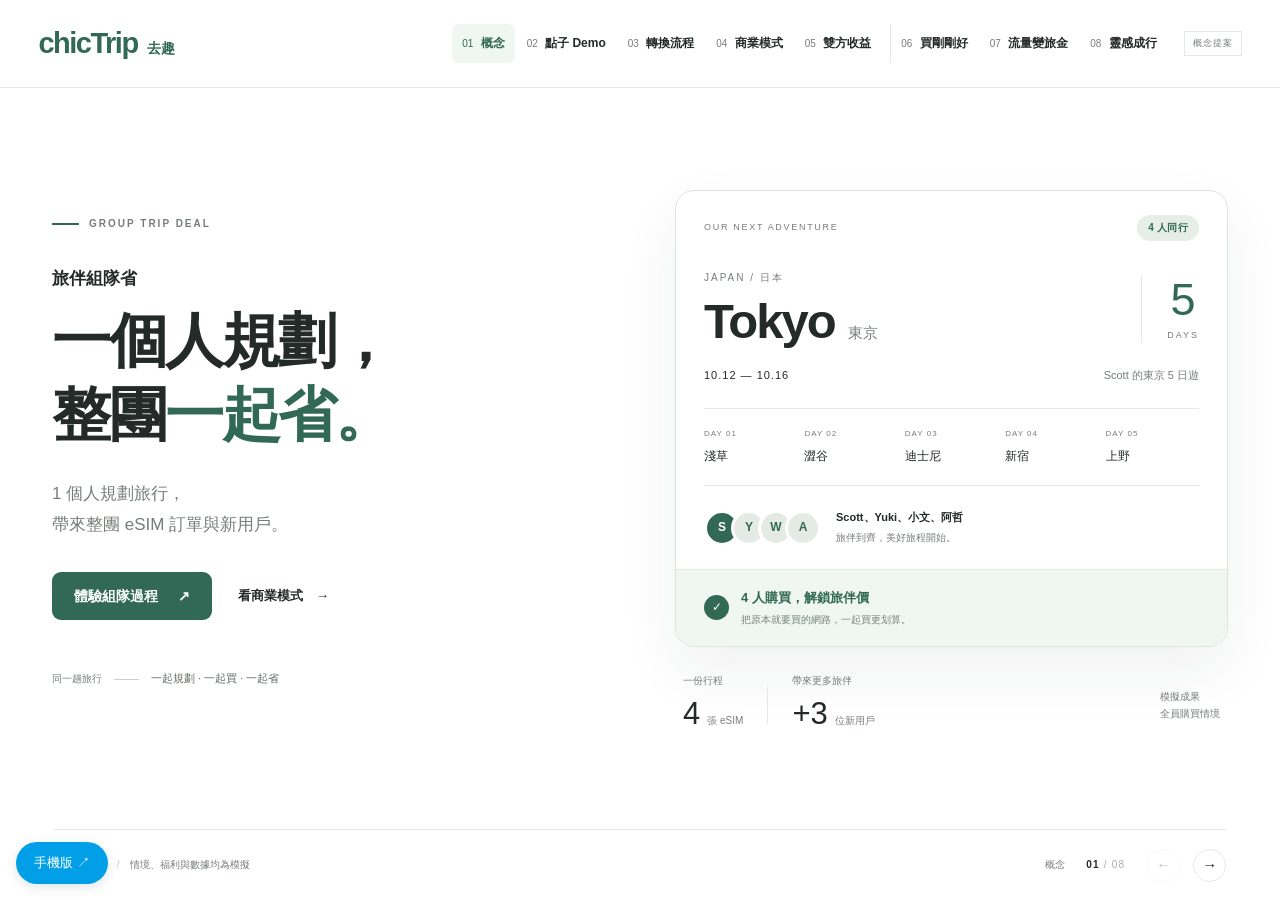
<file: index.html>
<!DOCTYPE html>
<html lang="zh-Hant">
<head>
  <meta charset="UTF-8">
  <meta name="viewport" content="width=device-width, initial-scale=1.0">
  <meta name="theme-color" content="#ffffff">
  <meta name="description" content="旅伴組隊省：從一份東京行程，到整團 eSIM 訂單。可離線使用的互動概念原型。">
  <title>旅伴組隊省 · Group Trip Deal</title>
  <link rel="icon" href="data:,">
  <link rel="stylesheet" href="styles.css">
  <link rel="stylesheet" href="trip-map.css">
  <link rel="stylesheet" href="commerce.css">
  <link rel="stylesheet" href="ideas.css">
  <script src="assets/tokyo-map-data.js" defer></script>
  <script src="trip-map.js" defer></script>
  <script src="commerce.js" defer></script>
  <script src="ideas.js" defer></script>
  <script src="script.js" defer></script>
<script src="phone-entry.js" defer></script>
</head>
<body>
  <a class="skip-link" href="#main">跳到主要內容</a>
  <header class="site-header">
    <a class="brand" href="#overview" aria-label="chicTrip 旅伴組隊省首頁">chicTrip<span>去趣</span></a>
    <div class="header-divider"></div>
    <span class="project-label">eSIM IDEAS</span>
    <nav class="main-nav" aria-label="展示頁面">
      <a href="#overview"><span>01</span> 概念</a>
      <a href="#demo"><span>02</span> 點子 Demo</a>
      <a href="#flow"><span>03</span> 轉換流程</a>
      <a href="#business"><span>04</span> 商業模式</a>
      <a href="#winwin"><span>05</span> 雙方收益</a>
      <a href="#smart-deal" class="more-idea-link"><span>06</span> 買剛剛好</a>
      <a href="#data-back"><span>07</span> 流量變旅金</a>
      <a href="#social-trip"><span>08</span> 靈感成行</a>
    </nav>
    <span class="prototype-tag">概念提案</span>
  </header>

  <main id="main">
    <section id="overview" class="page overview-page" aria-labelledby="overview-title">
      <div class="hero-copy">
        <div class="eyebrow"><span class="tiny-line"></span> GROUP TRIP DEAL</div>
        <p class="hero-kicker">旅伴組隊省</p>
        <h1 id="overview-title" tabindex="-1">一個人規劃，<br>整團<span class="accent">一起省。</span></h1>
        <p class="hero-description">1 個人規劃旅行，<br>帶來整團 eSIM 訂單與新用戶。</p>
        <div class="hero-actions"><a class="button primary" href="#demo">體驗組隊過程 <span aria-hidden="true">↗</span></a><a class="text-link" href="#business">看商業模式 <span aria-hidden="true">→</span></a></div>
        <div class="hero-proof"><span>同一趟旅行</span><span class="proof-line"></span><strong>一起規劃 · 一起買 · 一起省</strong></div>
      </div>
      <div class="hero-visual">
        <div class="trip-ticket">
          <div class="ticket-top"><span>OUR NEXT ADVENTURE</span><span class="pill">4 人同行</span></div>
          <div class="ticket-destination"><div><span class="destination-small">JAPAN / 日本</span><h2>Tokyo<span>東京</span></h2></div><div class="ticket-days"><strong>5</strong><span>DAYS</span></div></div>
          <div class="ticket-meta"><span>10.12 — 10.16</span><span>Scott 的東京 5 日遊</span></div>
          <div class="mini-itinerary"><div><small>DAY 01</small><strong>淺草</strong></div><div><small>DAY 02</small><strong>澀谷</strong></div><div><small>DAY 03</small><strong>迪士尼</strong></div><div><small>DAY 04</small><strong>新宿</strong></div><div><small>DAY 05</small><strong>上野</strong></div></div>
          <div class="ticket-crew"><div class="avatar-stack"><span class="avatar solid hero-avatar">S</span><span class="avatar hero-avatar">Y</span><span class="avatar hero-avatar">W</span><span class="avatar hero-avatar">A</span></div><div><strong>Scott、Yuki、小文、阿哲</strong><span>旅伴到齊，美好旅程開始。</span></div></div>
          <div class="ticket-perk"><span class="check-circle" aria-hidden="true">✓</span><div><strong>4 人購買，解鎖旅伴價</strong><span>把原本就要買的網路，一起買更划算。</span></div></div>
        </div>
        <div class="hero-results"><div><span>一份行程</span><strong><b data-count="4">0</b><small>張 eSIM</small></strong></div><span class="result-divider"></span><div><span>帶來更多旅伴</span><strong>+<b data-count="3">0</b><small>位新用戶</small></strong></div><span class="small-label">模擬成果<br>全員購買情境</span></div>
      </div>
    </section>

    <section id="demo" class="page map-demo-page" aria-labelledby="demo-title" hidden>
      <div class="page-heading"><div><div class="eyebrow">02 / PRODUCT DEMO</div><h1 id="demo-title" tabindex="-1">一起排行程，<span class="accent">順手把網路也搞定。</span></h1><p>點節點，看熱門看點與預估用量。朋友自由共編，想買網路的人再一起省。</p></div><button class="button secondary compact" id="reset-demo">↺ 重新體驗</button></div>
      <div class="demo-grid">
        <article class="itinerary-card panel trip-workspace">
          <div class="app-mini-header"><span class="mini-brand">chicTrip</span><span>我的行程 <span aria-hidden="true">/</span> 東京</span><span class="small-label">行程操作參考去趣公開教學</span></div>
          <div class="workspace-heading">
            <div><span class="trip-dates">2026.10.12 — 10.16 · 日本</span><h2>Tokyo 5 Days</h2><p>Scott 的東京 5 日遊</p></div>
            <div class="workspace-crew"><div class="demo-avatars" id="coedit-avatars"></div><span>共編 <strong id="member-count">1</strong> 人</span><button class="button primary compact" id="invite-from-trip">＋ 邀請共編</button></div>
          </div>

          <details class="esim-offer" id="esim-offer">
            <summary><span class="offer-sim" aria-hidden="true">eSIM</span><span class="offer-copy"><strong>網路一起買，旅費多省一點。</strong><span>2 人送流量 · 3 人送旅金 · 4 人享旅伴價</span></span><span class="offer-count" id="offer-count">0 人已購</span><span class="offer-expand"><span class="offer-open-label">看看福利</span><span aria-hidden="true">⌄</span></span></summary>
            <div class="offer-body">
              <div class="offer-benefits"><div class="offer-section-label"><strong>旅伴組隊省</strong><span>日本 5 日 eSIM · 提案模擬</span></div><p id="progress-label">第 2 位購買，就有第一份福利。</p><div class="purchase-progress" role="progressbar" aria-label="eSIM 購買人數，4 人解鎖最高福利" aria-valuemin="0" aria-valuemax="4" aria-valuenow="0"><div id="deal-progress-fill"></div></div><div class="offer-tiers"><div class="reward" data-level="2"><span class="reward-step">2 人買</span><strong>每人 +500MB</strong><span class="reward-state">待解鎖</span></div><div class="reward" data-level="3"><span class="reward-step">3 人買</span><strong>每人 30 chicCoin</strong><span class="reward-state">待解鎖</span></div><div class="reward" data-level="4"><span class="reward-step">4 人買</span><strong>購買者享旅伴價</strong><span class="reward-state">待解鎖</span></div></div><div id="deal-status" class="deal-status" role="status"></div><p class="offer-rules">共編不限 4 人，也不需要購買。只有同團有效 eSIM 訂單累計福利；達標後，已購旅伴也會升級。每人限計 1 筆，撤銷訂單會重新計算。</p></div>
              <div class="offer-members"><div class="offer-section-label"><strong>誰想一起買？</strong><span id="purchase-summary">0 人購買 / 1 人共編</span></div><div id="purchase-members"></div><p class="offer-rules">點「模擬購買」體驗解鎖，不會付款或建立真實訂單。優惠回補、旅金價值與供應條件均為提案假設。</p><div class="offer-next-ideas"><a href="#smart-deal">不知道買多少？試試買剛剛好 →</a></div></div>
            </div>
          </details>
          <div class="day-tabs trip-day-tabs" role="tablist" aria-label="每日行程"><button role="tab" aria-selected="false" aria-controls="day-plan" id="day-tab-all" data-day="-1" tabindex="-1">總覽<small>5 天行程</small></button><button class="active" role="tab" aria-selected="true" aria-controls="day-plan" id="day-tab-0" data-day="0">第1天<small>10/12 週一</small></button><button role="tab" aria-selected="false" aria-controls="day-plan" id="day-tab-1" data-day="1" tabindex="-1">第2天<small>10/13 週二</small></button><button role="tab" aria-selected="false" aria-controls="day-plan" id="day-tab-2" data-day="2" tabindex="-1">第3天<small>10/14 週三</small></button><button role="tab" aria-selected="false" aria-controls="day-plan" id="day-tab-3" data-day="3" tabindex="-1">第4天<small>10/15 週四</small></button><button role="tab" aria-selected="false" aria-controls="day-plan" id="day-tab-4" data-day="4" tabindex="-1">第5天<small>10/16 週五</small></button></div>
          <div class="workspace-toolbar"><div><span class="note-dot"></span><strong id="day-area">淺草・晴空塔</strong><span id="day-summary">3 個景點</span></div><button class="map-text-button" id="toggle-map-view" aria-pressed="false">查看地圖 ↗</button></div>
          <div id="day-legend" class="day-legend" aria-label="每日路線顏色"></div>
          <div class="route-workspace">
            <div class="journey-list"><div class="journey-list-title"><span>當日行程</span><button id="toggle-order" class="map-text-button" aria-pressed="false">調整順序</button></div><div id="day-plan" role="tabpanel" aria-labelledby="day-tab-0" tabindex="0"></div><p class="journey-list-note" id="order-note">點選景點，地圖同步定位。</p></div>
            <div class="map-column"><div class="map-scene"><div id="trip-map" class="route-map" role="region" aria-label="東京行程互動地圖" tabindex="0"><svg id="map-svg" xmlns="http://www.w3.org/2000/svg" aria-hidden="true"><g id="map-base"></g><g id="map-routes"></g></svg><div id="map-labels" aria-hidden="true"></div><div id="map-pins"></div><div id="map-traveler" hidden><span></span></div><div class="map-heading"><span class="map-location-dot"></span><strong id="map-area">ASAKUSA / TOKYO</strong><span>離線地圖</span></div><div class="map-zoom"><button id="zoom-in" aria-label="放大地圖">＋</button><button id="zoom-out" aria-label="縮小地圖">−</button><button id="fit-map" aria-label="顯示完整行程">⌖</button></div><div class="map-source"><a href="https://www.openstreetmap.org/copyright" target="_blank" rel="noopener">© OpenStreetMap contributors</a></div><div id="map-unavailable" hidden>地圖資料未載入，請保留 assets 資料夾。</div></div><aside class="insight-dock" aria-label="景點照片與看點"><div id="insight-empty" class="insight-empty"><span aria-hidden="true">↗</span><strong>下一站，想看哪裡？</strong><p>點選景點，看看實景照片、<br>熱門看點與預估用量。</p><small>15 個景點 · 東京 5 日</small></div><article id="stop-insight" class="stop-insight" aria-label="目前景點看點與預估用量" aria-live="polite" hidden></article></aside></div>
              <div class="journey-playback"><div class="playback-heading"><span class="simulation-label">旅程模擬</span><span id="journey-status" role="status">目前：淺草寺 · 1 / 3</span><div class="playback-actions"><button id="play-journey" aria-label="播放旅程">▷ 播放旅程</button><button id="next-stop" aria-label="前往下一站">下一站 →</button></div></div><div id="journey-progress" class="journey-progress"></div><p class="map-note">實際地理底圖與景點座標；節點連線、移動時間為示範，非導航路線。</p></div>
            </div>
          </div>
          <div class="coedit-status" role="status" id="coedit-status"><span class="mini-avatar">S</span>Scott 正在規劃行程。邀請旅伴一起加景點吧。</div>
        </article>

      </div>
      <dialog id="invite-dialog" aria-labelledby="invite-title"><form method="dialog"><button class="dialog-close" aria-label="關閉共編邀請">×</button></form><span class="eyebrow">共同編輯</span><h2 id="invite-title">邀請旅伴，一起規劃。</h2><p class="invite-description">朋友都能加入一起排。不買 eSIM，也能完整共編。</p><div class="invite-trip-card"><div><strong>Tokyo 5 Days</strong><span>10.12 — 10.16 · Scott 發起</span></div><span class="pill">可共同編輯</span></div><div class="invite-person"><span id="invite-avatar" class="avatar">Y</span><div><label for="invite-name">旅伴暱稱</label><input id="invite-name" type="text" value="Yuki" maxlength="20" autocomplete="off"><span>受邀旅伴 · 等待接受邀請</span></div></div><button class="button primary full-width" id="accept-invite">模擬 Yuki 接受邀請 <span aria-hidden="true">→</span></button><p class="invite-disclaimer">這是共編接受流程的展示，不會傳送真實邀請。</p></dialog>
    </section>


    <section id="flow" class="page" aria-labelledby="flow-title" hidden>
      <div class="page-heading"><div><div class="eyebrow">03 / CONVERSION FLOW</div><h1 id="flow-title" tabindex="-1">一份行程，<span class="accent">帶來一整團。</span></h1><p>從規劃到購買，讓同行邀請自然成為新用戶的入口。</p></div><span class="pill neutral">Tokyo 5 Days · 4 位旅伴</span></div>
      <div class="flow-surface panel">
        <div class="flow-top"><span class="eyebrow">THE JOURNEY TO CONVERSION</span><span id="flow-counter">00 / 05</span></div>
        <ol class="flow-nodes">
          <li><span class="node-number">01</span><div class="node-art"><span class="mini-document"><i></i><i></i><i></i></span></div><h2>建立行程</h2><p>Scott 規劃東京 5 日遊</p><span class="node-result">1 位發起人</span></li>
          <li><span class="node-number">02</span><div class="node-art node-people"><i>S</i><i>Y</i><i>W</i><i>A</i></div><h2>邀旅伴</h2><p>分享同一份旅行計畫</p><span class="node-result">旅伴 1 → 4 人</span></li>
          <li><span class="node-number">03</span><div class="node-art"><span class="edit-lines"><i></i><i></i><i></i><b>＋</b></span></div><h2>共編</h2><p>一起加景點、看行程</p><span class="node-result">建立共同使用情境</span></li>
          <li><span class="node-number">04</span><div class="node-art"><span class="sim-shape">eSIM</span></div><h2>自選購買 eSIM</h2><p>依購買人數解鎖福利</p><span class="node-result">示例：4 人買 → 4 張訂單</span></li>
          <li><span class="node-number">05</span><div class="node-art"><strong class="plus-three">+3</strong></div><h2>新增 App 使用者</h2><p>旅伴成為去趣新用戶</p><span class="node-result">共同旅程延續使用</span></li>
        </ol>
        <div class="flow-insight" role="status" id="flow-insight">準備好，從 Scott 的一份行程開始。</div>
      </div>
      <div class="section-bottom"><div class="button-group"><button class="button primary" id="play-flow">播放流程 <span aria-hidden="true">▷</span></button><button class="button secondary" id="next-flow">下一步 <span aria-hidden="true">→</span></button></div><p class="footnote">示範假設：3 位受邀旅伴原本皆非去趣用戶。新增用戶於加入時產生，末步彙總成效。</p></div>
    </section>

    <section id="business" class="page" aria-labelledby="business-title" hidden>
      <div class="page-heading"><div><div class="eyebrow">04 / BUSINESS MODEL <span class="mock-badge">MOCK DATA</span></div><h1 id="business-title" tabindex="-1">每張少賺一點，<span class="accent">每趟賺得更多。</span></h1><p>把衡量單位從「一張訂單」，換成「一整趟旅行」。</p></div><button class="button secondary compact" id="replay-business">↺ 重播比較</button></div>
      <div class="business-grid">
        <article class="comparison-card panel baseline"><div class="comparison-top"><span class="eyebrow">INDIVIDUAL PURCHASE</span><span class="pill neutral">1 人購買</span></div><h2>一般購買</h2><div class="profit-label">每趟旅行總貢獻毛利</div><div class="profit"><span>NT$</span><strong data-business-count="80">0</strong></div><div class="bar-track" aria-label="一般購買總貢獻毛利 80 元"><div class="business-bar baseline-bar"></div></div><dl class="metrics"><div><dt>eSIM 訂單</dt><dd><b data-business-count="1">0</b><span>張</span></dd></div><div><dt>單張貢獻毛利</dt><dd><span>NT$</span><b data-business-count="80">0</b></dd></div><div><dt>新增 App 使用者</dt><dd><b data-business-count="0">0</b><span>人</span></dd></div></dl><div class="equation">1 張 × NT$80 = NT$80</div></article>
        <article class="comparison-card panel group"><div class="comparison-top"><span class="eyebrow">GROUP TRIP DEAL</span><span class="pill">4 人組隊</span></div><h2>旅伴組隊省</h2><div class="profit-label">每趟旅行總貢獻毛利</div><div class="profit accent"><span>NT$</span><strong data-business-count="240">0</strong><span class="growth-badge">3×</span></div><div class="bar-track" aria-label="四人組隊總貢獻毛利 240 元"><div class="business-bar group-bar"></div></div><dl class="metrics"><div><dt>eSIM 訂單</dt><dd><b data-business-count="4">0</b><span>張</span></dd></div><div><dt>單張貢獻毛利</dt><dd><span>NT$</span><b data-business-count="60">0</b></dd></div><div><dt>新增 App 使用者</dt><dd class="accent">+<b data-business-count="3">0</b><span>人</span></dd></div></dl><div class="equation">4 張 × NT$60 = NT$240</div></article>
      </div>
      <div class="business-takeaway"><div><span>同一趟旅行的增量</span><strong>+ NT$<b data-business-count="160">0</b><small>總貢獻毛利</small></strong></div><p><strong>優惠有成本，整團成交才有增量。</strong><br>實際上線需驗證新增訂單，而非只把原本會買的人打折。</p></div>
      <p class="footnote business-note"><strong>Mock Data · 非和泰真實財務或成效。</strong>假設四人皆付款、3 位原非用戶；單張貢獻毛利已扣除方案、福利與其他變動成本。此比較不等於公司淨利，亦非成效保證。</p>
    </section>

    <section id="winwin" class="page" aria-labelledby="winwin-title" hidden>
      <div class="page-heading"><div><div class="eyebrow">05 / WIN–WIN</div><h1 id="winwin-title" tabindex="-1">旅伴覺得划算，<span class="accent">去趣也有成長。</span></h1><p>每一份福利，都對應一個值得驗證的商業價值。</p></div><button class="button secondary compact" id="replay-winwin">↺ 播放雙方收益</button></div>
      <div class="win-grid"><article class="win-card"><div class="win-label">FOR TRAVELERS</div><h2>消費者得到什麼？</h2><p class="win-subtitle">「反正都要買，一起買更划算。」</p><div class="win-benefit" data-win="0"><span class="benefit-check">✓</span><div><h3>一起買更划算</h3><p>同一團旅伴，解鎖專屬旅伴價。</p></div></div><div class="win-benefit" data-win="1"><span class="benefit-check">✓</span><div><h3>額外流量與旅金</h3><p>+500MB、30 chicCoin，優惠有感。</p></div></div><div class="win-benefit" data-win="2"><span class="benefit-check">✓</span><div><h3>旅行規劃更方便</h3><p>加入後直接共編，行程和旅伴都在一起。</p></div></div></article>
        <div class="win-connector" aria-hidden="true">↔</div>
        <article class="win-card company"><div class="win-label">FOR CHICTRIP</div><h2>去趣得到什麼？</h2><p class="win-subtitle">「一次規劃，帶動整團交易與使用。」</p><div class="win-benefit" data-win="0"><span class="benefit-check">✓</span><div><h3>提高 eSIM attach rate</h3><p>讓更多行程旅伴，在去趣完成 eSIM 購買。</p></div></div><div class="win-benefit" data-win="1"><span class="benefit-check">✓</span><div><h3>旅伴邀請帶來新用戶</h3><p>福利促成邀請，共編提供持續使用的理由。</p></div></div><div class="win-benefit" data-win="2"><span class="benefit-check">✓</span><div><h3>提高每趟旅行總貢獻毛利</h3><p>以更多成交張數，支撐每人的優惠成本。</p></div></div></article></div>
      <div class="closing-line"><span class="eyebrow">THE BUSINESS IDEA</span><blockquote>Sacrifice margin per order <br><span>to maximize profit per trip.</span></blockquote><p>讓利到每張訂單，把價值做大到整趟旅行。</p></div>
      <div class="win-footer"><span class="footnote">以上為提案預期價值；實際需以購買轉換、增量毛利與旅後留存驗證。</span><a class="text-link" href="#demo">再體驗一次 Demo <span aria-hidden="true">↗</span></a></div>
    </section>
<section id="smart-deal" class="page idea-page" aria-labelledby="smart-deal-title" hidden>
  <div class="page-heading idea-heading">
    <div><div class="eyebrow">IDEA 02 / SMART DATA <span class="mock-badge">MOCK DATA</span></div><h1 id="smart-deal-title" tabindex="-1">網路買剛剛好，<span class="accent">少花也安心。</span></h1><p>從旅行習慣推薦流量；若用量超出預估，再給一次安心補充。</p></div>
    <div class="idea-switch" role="group" aria-label="AI 買剛剛好展示內容"><button type="button" data-idea-view="demo" aria-pressed="true">點子 Demo</button><button type="button" data-idea-view="business" aria-pressed="false">商業邏輯</button></div>
  </div>
  <div data-idea-panel="demo">
    <div class="idea-grid">
      <article class="panel idea-card">
        <div class="idea-card-top"><span class="eyebrow">這趟旅行</span><span class="pill neutral">日本 · 5 日</span></div>
        <h2>Tokyo 5 Days</h2><p class="idea-subtitle">你在旅途中，通常怎麼用網路？</p>
        <div class="idea-habits" role="group" aria-label="網路使用習慣">
          <button type="button" data-habit="light" aria-pressed="false"><strong>輕量</strong><span>地圖、訊息為主</span></button>
          <button type="button" data-habit="daily" aria-pressed="true"><strong>日常</strong><span>導航、社群、照片</span></button>
          <button type="button" data-habit="heavy" aria-pressed="false"><strong>重度</strong><span>影片、熱點分享</span></button>
        </div>
        <div class="idea-estimate"><div><span class="idea-label">模擬每日用量</span><p><strong id="smart-estimate">1.4</strong><span>GB / day</span></p></div><span class="idea-estimate-arrow" aria-hidden="true">→</span><div><span class="idea-label">建議方案</span><p><strong id="smart-plan-quota">2</strong><span>GB / day</span></p></div></div>
        <p id="smart-habit-note" class="idea-inline-note">以導航、傳照片及一般社群使用，示範預留流量空間。</p>
        <div class="idea-small-callout"><strong>AI 的角色</strong><p>將旅遊天數、使用習慣轉成容易理解的購買建議。</p></div>
      </article>
      <article class="panel idea-card idea-offer-card">
        <div class="idea-card-top"><span class="eyebrow">YOUR FIT, YOUR SAVING</span><span class="pill">買剛剛好</span></div>
        <h2 id="smart-plan-name">日本 2GB／日 · 5 日</h2>
        <div class="idea-price"><span>NT$</span><strong id="smart-price">299</strong><span class="idea-price-reference">同為 5 日吃到飽 <s>NT$499</s></span></div>
        <div class="idea-saved"><span>這趟少花</span><strong>NT$<b id="smart-saving">200</b></strong></div>
        <div class="idea-safety">
          <div class="idea-safety-top"><span class="idea-outline-check" aria-hidden="true">✓</span><div><h3>500MB 流量安心包</h3><p>模擬依建議購買後，流量提前用完。</p></div></div>
          <div class="idea-safety-actions"><button type="button" id="smart-shortage" class="button secondary compact">模擬流量不足</button><button type="button" id="smart-claim" class="button primary compact" hidden>領取一次安心包</button></div>
          <p id="smart-safety-status" class="idea-status" role="status">用量不夠時，還有一次補充機會。</p>
          <button type="button" id="smart-reset" class="idea-reset-button" hidden>重設安心包體驗 ↺</button>
        </div>
      </article>
    </div>
    <p class="idea-footnote">Mock Data · 價格、用量與福利皆為假設；本頁使用固定規則模擬，未串接實際 GenAI。切換使用習慣可重設安心包體驗；實際補充能力與適用條件待供應商確認。</p>
  </div>
  <div data-idea-panel="business" hidden>
    <div class="idea-business-intro"><div><span class="eyebrow">100 位高意圖訪客 · 模擬情境</span><h2>推薦合適方案，讓猶豫變成購買。</h2></div><button type="button" class="button secondary compact" data-idea-replay>↺ 重播比較</button></div>
    <div class="idea-business-grid">
      <article class="panel idea-card"><span class="idea-label">原購買流程</span><h3>20 筆訂單</h3><div class="idea-business-number"><span>NT$</span><strong data-idea-count="1600">1,600</strong></div><p class="idea-label">模擬總貢獻毛利</p><div class="idea-business-track"><div class="idea-business-fill idea-business-fill-muted" style="--idea-width:86%"></div></div><p class="idea-equation">20 筆 × NT$80 = NT$1,600</p></article>
      <article class="panel idea-card idea-tinted"><span class="idea-label">推薦＋安心包</span><h3>假設提升至 26 筆訂單</h3><div class="idea-business-number accent"><span>NT$</span><strong data-idea-count="1860">1,860</strong></div><p class="idea-label">扣除安心包後的模擬總貢獻毛利</p><div class="idea-business-track"><div class="idea-business-fill" style="--idea-width:100%"></div></div><p class="idea-equation">26 筆 × NT$75 − 安心包 NT$90 = NT$1,860</p></article>
    </div>
    <div class="idea-business-bottom"><div><span class="idea-label">每 100 位訪客的模擬增量</span><strong class="accent">+ NT$<b data-idea-count="260">260</b></strong></div><p>少買一點的損失，由更多成交補回。<br><strong>要驗證：購買轉換率、補包率、扣除補貼後的增量毛利。</strong></p></div>
    <p class="idea-footnote">Mock Data · 非和泰真實財務，亦非成效保證。NT$75 已扣除一般變動成本，安心包成本另列；訂單增加與供應商補包成本皆需實測。</p>
  </div>
</section>

<section id="data-back" class="page idea-page" aria-labelledby="data-back-title" hidden>
  <div class="page-heading idea-heading">
    <div><div class="eyebrow">IDEA 03 / DATA BACK <span class="mock-badge">MOCK DATA</span></div><h1 id="data-back-title" tabindex="-1">用不完的流量，<span class="accent">變成下趟的期待。</span></h1><p>總量型方案剩餘流量，兌換下次旅遊可用的 chicCoin。</p></div>
    <div class="idea-switch" role="group" aria-label="剩餘流量回饋展示內容"><button type="button" data-idea-view="demo" aria-pressed="true">點子 Demo</button><button type="button" data-idea-view="business" aria-pressed="false">商業邏輯</button></div>
  </div>
  <div data-idea-panel="demo">
    <div class="idea-grid">
      <article class="panel idea-card">
        <div class="idea-card-top"><span class="eyebrow">東京旅程已結束</span><span class="pill neutral">總量型方案</span></div><h2>日本 10GB · 5 日</h2><p class="idea-subtitle">10GB 是整趟總量，不是每天重置的額度。</p>
        <div class="idea-slider-heading"><label for="data-usage">拖曳模擬實際使用量</label><span><strong id="data-used">7.8</strong> / 10 GB</span></div>
        <input id="data-usage" class="idea-slider" type="range" min="0" max="10" step="0.1" value="7.8" aria-valuetext="已使用 7.8 GB，剩餘 2.2 GB">
        <div class="idea-range-labels"><span>0 GB</span><span>10 GB</span></div>
        <div class="idea-usage-track" aria-hidden="true"><span id="data-used-bar" style="width:78%"></span></div>
        <div class="idea-usage-legend"><span><i></i>已使用 <b id="data-used-legend">7.8</b> GB</span><span><i></i>剩餘 <b id="data-left-legend">2.2</b> GB</span></div>
        <div class="idea-small-callout"><strong>把浪費感，換成回來的理由。</strong><p>使用者看得到未用完的額度，去趣獲得下一趟旅程的回訪機會。</p></div>
      </article>
      <article class="panel idea-card idea-offer-card">
        <div class="idea-card-top"><span class="eyebrow">YOUR NEXT TRIP</span><span class="pill">下趟旅金</span></div><h2>這趟剩下，下趟用上。</h2>
        <div class="idea-data-exchange"><div><span class="idea-label">剩餘流量</span><p><strong id="data-left">2.2</strong><span>GB</span></p></div><span aria-hidden="true">→</span><div><span class="idea-label">可兌換</span><p class="accent"><strong id="data-coins">35</strong><span>chicCoin</span></p></div></div>
        <p class="idea-conversion-rule">每剩餘 1GB 回饋 16 chicCoin，<br>無條件捨去至整數，最高 60 chicCoin。</p>
        <button type="button" id="data-redeem" class="button primary full-width">兌換 35 chicCoin <span aria-hidden="true">→</span></button>
        <p id="data-status" class="idea-status" role="status">兌換後可抵下次符合資格的消費，不可現金提領；模擬有效期 90 天。</p>
        <button type="button" id="data-reset" class="idea-reset-button" hidden>調整用量，重設體驗 ↺</button>
      </article>
    </div>
    <p class="idea-footnote">Mock Data · 僅適用本提案的總量型方案；未連接實際訂單。上線需取得電信商實際剩餘流量 API，既有供應能力待確認；chicCoin 發放與抵用規則均為提案假設。</p>
  </div>
  <div data-idea-panel="business" hidden>
    <div class="idea-business-intro"><div><span class="eyebrow">發出 100 份 × 35 chicCoin · 模擬情境</span><h2>回饋不是現金退款，是下一趟的回購誘因。</h2></div><button type="button" class="button secondary compact" data-idea-replay>↺ 重播比較</button></div>
    <div class="idea-business-grid">
      <article class="panel idea-card"><span class="idea-label">假設 30% 旅金被使用</span><h3>預期抵用成本</h3><div class="idea-business-number"><span>NT$</span><strong data-idea-count="1050">1,050</strong></div><div class="idea-business-track"><div class="idea-business-fill idea-business-fill-muted" style="--idea-width:73%"></div></div><p class="idea-equation">100 份 × 30% × NT$35 = NT$1,050</p></article>
      <article class="panel idea-card idea-tinted"><span class="idea-label">假設帶來 12 筆額外回購</span><h3>新增回購貢獻毛利</h3><div class="idea-business-number accent"><span>NT$</span><strong data-idea-count="1440">1,440</strong></div><div class="idea-business-track"><div class="idea-business-fill" style="--idea-width:100%"></div></div><p class="idea-equation">12 筆 × NT$120 = NT$1,440</p></article>
    </div>
    <div class="idea-business-bottom"><div><span class="idea-label">扣除全部抵用成本的模擬增量</span><strong class="accent">+ NT$<b data-idea-count="390">390</b></strong></div><p>抵用成本全部計入，只計額外帶來的回購。<br><strong>要驗證：旅金兌換率、增量回購、回購毛利。</strong></p></div>
    <p class="idea-footnote">Mock Data · 假設 1 chicCoin 抵 NT$1；NT$120 為抵用前、扣一般變動成本的單筆貢獻毛利。成本與新增回購均為假設，需對照實驗驗證，不保證回購或獲利。</p>
  </div>
</section>

<section id="social-trip" class="page idea-page" aria-labelledby="social-trip-title" hidden>
  <div class="page-heading idea-heading">
    <div><div class="eyebrow">IDEA 04 / INSPIRATION TO TRIP <span class="mock-badge">MOCK DATA</span></div><h1 id="social-trip-title" tabindex="-1">看到想去，<span class="accent">下一步就能成行。</span></h1><p>把旅遊靈感接到行程、eSIM 與旅伴邀請。</p></div>
    <div class="idea-switch" role="group" aria-label="靈感成行展示內容"><button type="button" data-idea-view="demo" aria-pressed="true">點子 Demo</button><button type="button" data-idea-view="business" aria-pressed="false">商業邏輯</button></div>
  </div>
  <div data-idea-panel="demo">
    <div class="idea-grid idea-social-grid">
      <article class="panel idea-card">
        <div class="idea-card-top"><span class="eyebrow">旅行靈感</span><span class="pill neutral">公開內容模擬</span></div>
        <div class="idea-place-options" role="group" aria-label="選擇模擬旅遊靈感"><button type="button" data-social-place="asakusa" aria-pressed="true">淺草散步</button><button type="button" data-social-place="shibuya" aria-pressed="false">澀谷逛街</button></div>
        <div class="idea-social-source"><div class="idea-source-author"><span class="avatar">旅</span><div><strong>旅遊靈感筆記</strong><span>Mock 旅人 · 模擬貼文</span></div></div><h2 id="social-source-title">東京的第一天，慢慢逛淺草。</h2><p id="social-source-text">早上去淺草寺，穿過仲見世商店街吃點心，再沿著隅田公園散步。想和朋友一起，把這條路線放進東京 5 日遊。</p><span id="social-source-tag" class="idea-source-tag">#東京 #淺草 #朋友旅行</span></div>
        <button type="button" id="social-organize" class="button primary full-width">整理成行程 <span aria-hidden="true">→</span></button>
        <p class="idea-footnote">本頁以預設資料展示整理結果，未擷取社群內容、讀取私人資料或呼叫 GenAI。</p>
      </article>
      <article class="panel idea-card idea-social-result">
        <div class="idea-card-top"><span class="eyebrow">從收藏，到出發</span><span id="social-progress-label" class="idea-label">0 / 3</span></div>
        <ol class="idea-reveal-steps">
          <li data-social-step="1"><span class="idea-step-dot">1</span><div><h3>景點整理成一日路線</h3><p id="social-stops">淺草寺 → 仲見世商店街 → 隅田公園</p></div></li>
          <li data-social-step="2"><span class="idea-step-dot">2</span><div><h3>辨識旅遊意圖</h3><p id="social-intent">日本 · 東京 5 日 · 朋友同行 · 導航與照片分享</p></div></li>
          <li data-social-step="3"><span class="idea-step-dot">3</span><div><h3>接到購買與同行入口</h3><p>帶著這份計畫，挑網路、邀旅伴。</p><div class="idea-inline-links"><a href="#smart-deal">挑選 eSIM →</a><a href="#demo">邀請旅伴共編 →</a></div></div></li>
        </ol>
        <p id="social-process-status" class="idea-status" role="status">選一則靈感，看看它如何連到下一步。</p>
        <button type="button" id="social-share" class="button secondary full-width" disabled>產生分享卡 <span aria-hidden="true">＋</span></button>
      </article>
    </div>
    <div id="social-share-card" class="panel idea-share-card" hidden><div><span class="eyebrow">可複製的行程卡</span><h3>把這趟旅行，交給下一位旅伴。</h3><p>複製文字後由你選擇分享位置，不會自動發文。</p></div><textarea id="social-share-text" readonly rows="5" aria-label="可複製的行程卡文字"></textarea><div class="idea-share-actions"><button type="button" id="social-copy" class="button primary compact">複製行程卡</button><span id="social-copy-status" class="idea-label" role="status"></span></div></div>
    <p class="idea-footnote">去趣已有 AI 排行程功能；本提案的新價值是「把靈感接到 eSIM 與旅伴邀請」，分享卡為純文字模擬，不包含真實共編連結。</p>
  </div>
  <div data-idea-panel="business" hidden>
    <div class="idea-business-intro"><div><span class="eyebrow">SHARE → COEDIT → CONVERT</span><h2>讓一份分享，同時有旅行價值與交易入口。</h2></div><button type="button" class="button secondary compact" data-idea-replay>↺ 播放流程</button></div>
    <div class="panel idea-social-business">
      <ol class="idea-business-flow">
        <li data-idea-business-step><span>01</span><h3>分享可用的行程</h3><p>從旅遊靈感整理成計畫，<br>由使用者選擇分享。</p><strong>有內容才有分享理由</strong></li>
        <li data-idea-business-step><span>02</span><h3>旅伴加入共編</h3><p>接收者有興趣才加入，<br>共同規劃形成使用情境。</p><strong>邀請帶來有效使用</strong></li>
        <li data-idea-business-step><span>03</span><h3>自選購買 eSIM</h3><p>依目的地與天數導購，<br>讓網路跟著旅程準備。</p><strong>把需求接到交易</strong></li>
      </ol>
      <p class="idea-flow-conclusion" role="status">追蹤分享後的共編加入率、eSIM 購買率與旅後留存，確認分享是否帶來實際增量。</p>
    </div>
    <div class="idea-small-callout"><strong>AI 整理，使用者決定。</strong><p>降低整理與分享的門檻；購買仍由旅客自行選擇，不把曝光、分享或邀請直接算成成交。</p></div>
    <p class="idea-footnote">Mock Data · 此流程為待驗證的商業假設，分享、加入或購買皆非成效保證。此 Demo 未連接任何社群、真實用戶或訂單。</p>
  </div>
</section>

  </main>

  <footer class="site-footer"><div class="footer-caption"><span class="footer-dot"></span>概念原型 <span class="footer-separator">/</span> 情境、福利與數據均為模擬</div><div class="page-controls"><span id="page-caption">概念</span><span class="page-index"><b id="page-current">01</b> / <span id="page-total">08</span></span><button class="arrow-button" id="previous-page" aria-label="上一頁">←</button><button class="arrow-button" id="next-page" aria-label="下一頁">→</button></div></footer>
  <noscript><div class="noscript">請在瀏覽器開啟 JavaScript，以體驗頁面切換及組隊互動。</div></noscript>
</body>
</html>
</file>
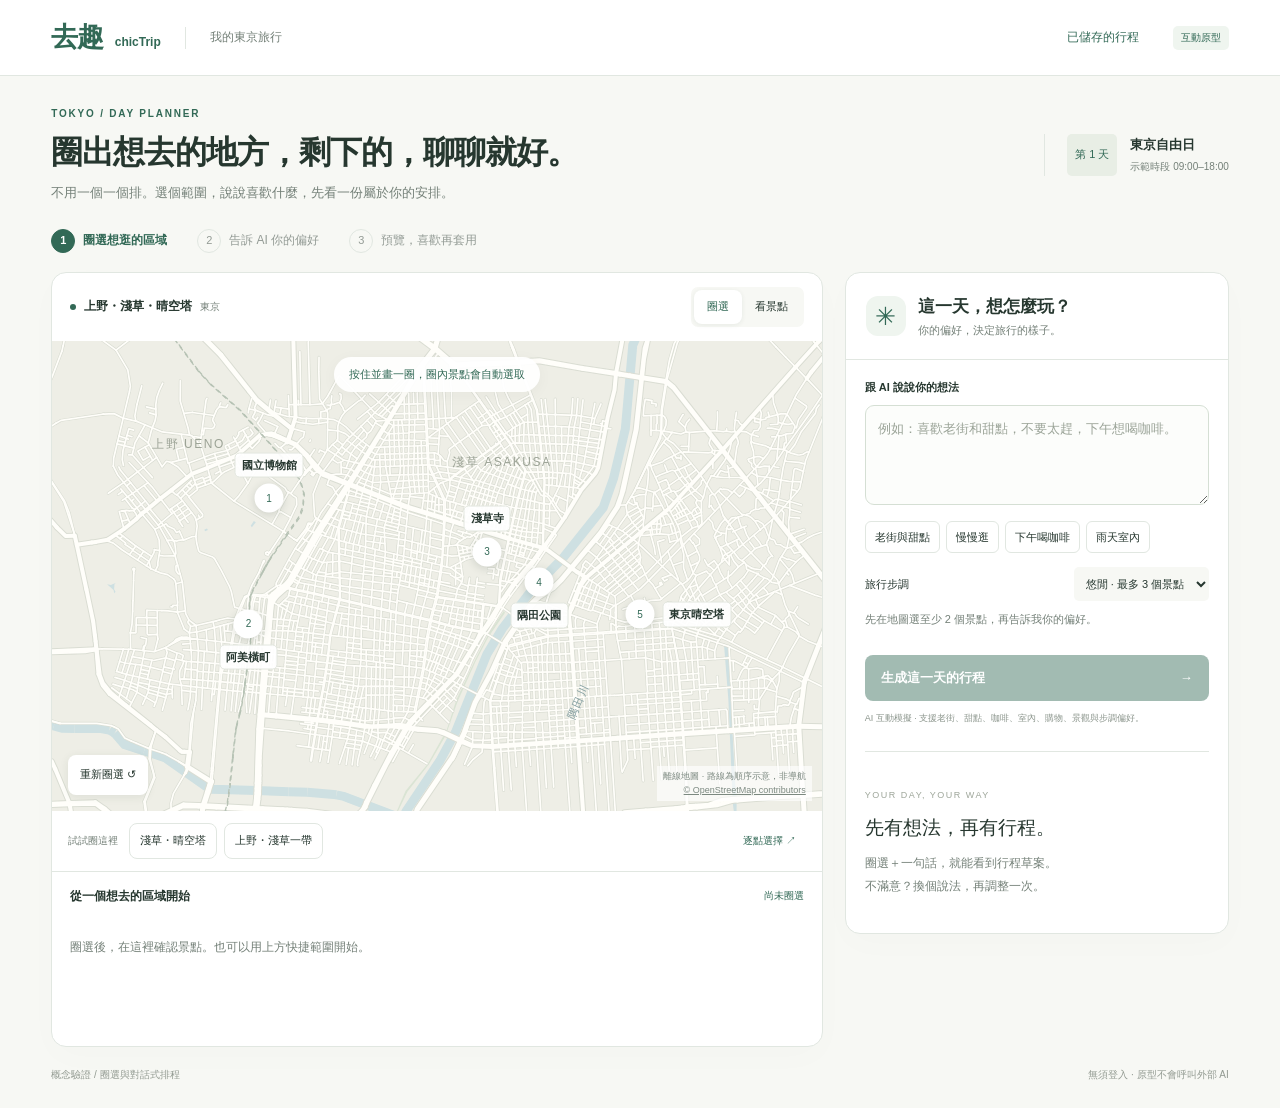
<file: circle-trip-planner/index.html>
<!DOCTYPE html>
<html lang="zh-Hant">
<head>
  <meta charset="UTF-8"><meta name="viewport" content="width=device-width, initial-scale=1">
  <title>圈一圈，出發吧 · 去趣行程原型</title>
  <link rel="stylesheet" href="styles.css">
  <script src="assets/tokyo-map-data.js" defer></script><script src="script.js" defer></script>
  <link rel="stylesheet" href="mobile.css"><script src="mobile.js" defer></script>
</head>
<body>
  <header class="app-header"><a class="brand" href="index.html">去趣 <span>chicTrip</span></a><span class="divider"></span><span class="header-label">我的東京旅行</span><button class="text-button" id="saved-open">已儲存的行程 <span id="saved-dot"></span></button><span class="prototype">互動原型</span></header>
  <main>
    <div class="page-heading"><div><p class="eyebrow">TOKYO / DAY PLANNER</p><h1>圈出想去的地方，<br class="mobile-break">剩下的，聊聊就好。</h1><p class="intro">不用一個一個排。選個範圍，說說喜歡什麼，先看一份屬於你的安排。</p></div><div class="day-pill"><span>第 1 天</span><strong>東京自由日</strong><small>示範時段 09:00–18:00</small></div></div>
    <ol class="steps" aria-label="規劃進度"><li id="step-1" class="active"><span>1</span>圈選想逛的區域</li><li id="step-2"><span>2</span>告訴 AI 你的偏好</li><li id="step-3"><span>3</span>預覽，喜歡再套用</li></ol>
    <div class="workspace">
      <section class="map-panel" aria-label="東京圈選地圖">
        <div class="map-toolbar"><div class="map-heading"><span class="live-dot"></span><strong>上野・淺草・晴空塔</strong><small>東京</small></div><div class="mode-control"><button id="draw-mode" aria-pressed="true">圈選</button><button id="view-mode" aria-pressed="false">看景點</button></div></div>
        <div class="map" id="map">
          <canvas id="base-map" aria-hidden="true"></canvas><canvas id="overlay" aria-hidden="true"></canvas><div id="markers"></div>
          <div class="map-hint" id="map-hint">按住並畫一圈，圈內景點會自動選取</div>
          <div class="area-label label-ueno">上野 UENO</div><div class="area-label label-asakusa">淺草 ASAKUSA</div><div class="area-label label-river">隅田川</div>
          <button class="map-clear" id="clear-selection" title="清除圈選">重新圈選 ↺</button>
          <div class="map-caption">離線地圖 · 路線為順序示意，非導航<br><a href="https://www.openstreetmap.org/copyright" target="_blank" rel="noopener">© OpenStreetMap contributors</a></div>
          <aside id="place-popover" class="place-popover" hidden></aside>
        </div>
        <div class="quick-select"><span>試試圈這裡</span><button data-area="east">淺草・晴空塔</button><button data-area="all">上野・淺草一帶</button><button id="pick-open" class="text-button">逐點選擇 ↗</button></div>
        <div class="selection-heading"><strong id="selection-title">從一個想去的區域開始</strong><span id="selection-count">尚未圈選</span></div>
        <div id="selected-places" class="selected-places"><p class="selection-empty">圈選後，在這裡確認景點。也可以用上方快捷範圍開始。</p></div>
      </section>
      <section class="assistant-panel" aria-label="行程偏好與預覽">
        <div class="assistant-header"><span class="ai-symbol">✳</span><div><h2>這一天，想怎麼玩？</h2><p>你的偏好，決定旅行的樣子。</p></div></div>
        <div class="assistant-body">
          <label class="field-label" for="preference">跟 AI 說說你的想法</label>
          <textarea id="preference" rows="3" maxlength="240" placeholder="例如：喜歡老街和甜點，不要太趕，下午想喝咖啡。"></textarea>
          <div class="preference-chips" aria-label="加入偏好"><button data-prompt="喜歡老街和甜點">老街與甜點</button><button data-prompt="步調悠閒，不要太趕">慢慢逛</button><button data-prompt="下午想喝咖啡">下午喝咖啡</button><button data-prompt="下雨，以室內為主">雨天室內</button></div>
          <div class="pace-field"><label for="pace">旅行步調</label><select id="pace"><option value="relaxed">悠閒 · 最多 3 個景點</option><option value="full">充實 · 最多 4 個景點</option></select></div>
          <p class="form-message" id="form-message" role="status">先在地圖選至少 2 個景點，再告訴我你的偏好。</p>
          <button id="generate" class="primary" disabled><span>生成這一天的行程</span><span aria-hidden="true">→</span></button>
          <p class="simulation-note">AI 互動模擬 · 支援老街、甜點、咖啡、室內、購物、景觀與步調偏好。</p>
          <div id="loading" class="loading" hidden aria-live="polite"><span class="spinner"></span><div><strong>正在整理你的旅行偏好</strong><p>比對圈選景點，安排停留與休息⋯</p></div></div>
          <div id="preview-empty" class="preview-empty"><span>YOUR DAY, YOUR WAY</span><h3>先有想法，再有行程。</h3><p>圈選＋一句話，就能看到行程草案。<br>不滿意？換個說法，再調整一次。</p></div>
          <section id="preview" hidden aria-label="行程草案">
            <div class="preview-heading"><div><span class="eyebrow">YOUR TOKYO DAY</span><h3 id="preview-title">為你安排的一天</h3></div><span class="draft-badge" id="draft-state">尚未套用</span></div>
            <p class="ai-understood" id="ai-understood"></p><div id="plan-summary" class="plan-summary"></div>
            <div id="plan-list" class="plan-list"></div>
            <div class="refine"><span>還想改一點？</span><button data-refine="下午想喝咖啡">加個咖啡休息</button><button data-refine="下雨，以室內為主">改成雨天版</button></div>
            <button id="apply" class="primary">套用到第 1 天 <span>✓</span></button><button id="undo" class="text-button undo" hidden>↶ 回到上一份草案</button>
            <p class="schedule-note">停留、交通與可安排時段皆為 Mock。正式版本需查核營業時間與實際路線。</p>
          </section>
        </div>
      </section>
    </div>
    <footer>概念驗證 / 圈選與對話式排程 <span>無須登入 · 原型不會呼叫外部 AI</span></footer>
  </main>
  <dialog id="pick-dialog"><div class="dialog-heading"><div><p class="eyebrow">PICK YOUR PLACES</p><h2>想去的地方，你決定。</h2></div><button data-close="pick-dialog" aria-label="關閉景點選擇">×</button></div><p class="dialog-copy">可用鍵盤或點選選取景點，至少選 2 個。</p><div id="picker"></div><button class="primary" data-close="pick-dialog">完成選擇</button></dialog>
  <dialog id="saved-dialog"><div class="dialog-heading"><div><p class="eyebrow">MY TOKYO TRIP</p><h2>第 1 天 · 我的行程</h2></div><button data-close="saved-dialog" aria-label="關閉已儲存行程">×</button></div><div id="saved-content"></div><button class="primary" data-close="saved-dialog">繼續規劃</button></dialog>
  <div class="toast" id="toast" role="status"></div>
</body>
</html>
</file>
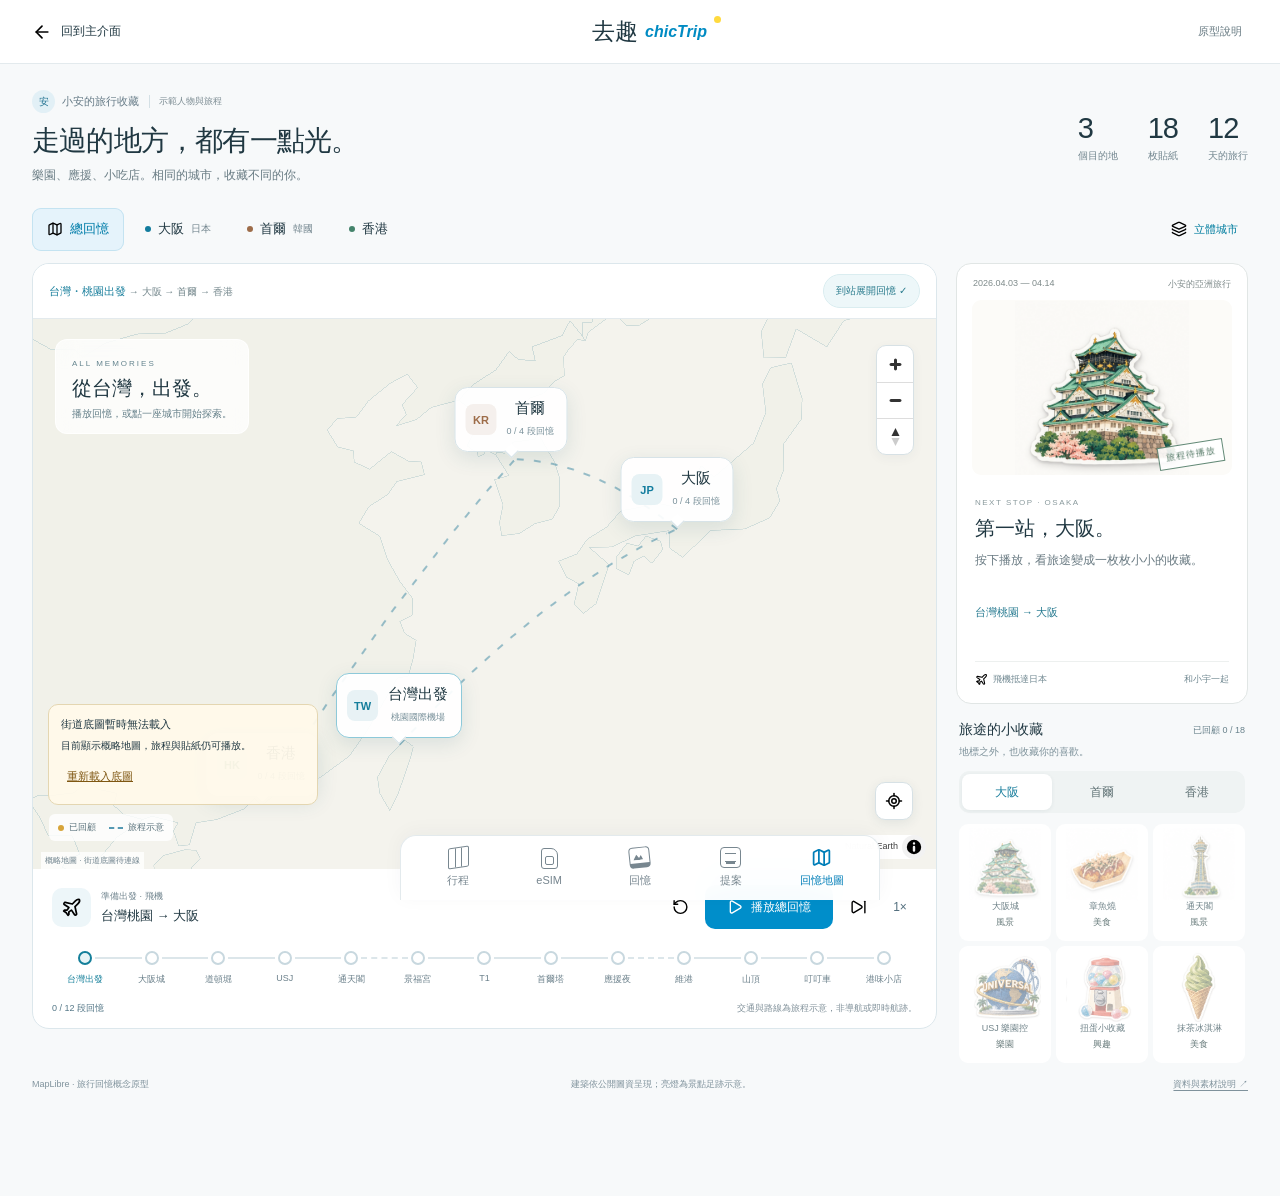
<file: memory-atlas/index.html>
<!DOCTYPE html>
<html lang="zh-Hant">
<head>
  <meta charset="UTF-8"><meta name="viewport" content="width=device-width, initial-scale=1, viewport-fit=cover">
  <meta name="theme-color" content="#f7f9fa"><meta name="description" content="chicTrip 旅行回憶地圖原型。跟著小安，搭飛機、地鐵與香港叮叮車，回看大阪、首爾與香港的十二段回憶。">
  <title>我的回憶地圖 · chicTrip</title><link rel="icon" href="data:,">
  <link rel="stylesheet" href="vendor/maplibre-gl.css"><link rel="stylesheet" href="styles.css"><link rel="stylesheet" href="immersion.css"><link rel="stylesheet" href="morph.css?v=apple-motion-1">
  <script src="vendor/maplibre-gl.js" defer></script><script src="assets/world.js" defer></script><script src="assets/map-style.js" defer></script><script src="data.js" defer></script><script src="vendor/three.min.js" defer></script><script src="vehicles.js?v=apple-motion-1" defer></script><script src="scenes-data.js" defer></script><script src="morph.js?v=apple-motion-1" defer></script><script src="scenes.js?v=apple-motion-1" defer></script><script src="landmarks.js?v=apple-motion-1" defer></script><script src="script.js?v=apple-motion-1" defer></script>
</head>
<body>
  <a class="skip-link" href="#journey-controls">跳到旅程控制</a>
  <header class="app-header"><a class="back-link" href="../mobile-trip/index.html#memory"><img src="assets/icons/arrow-left.svg" alt=""><span>回到主介面</span></a><a class="brand" href="../mobile-trip/index.html#memory">去趣 <i>chicTrip</i><b aria-hidden="true"></b></a><button id="about" class="about-button" aria-label="關於這個回憶地圖原型">原型說明</button></header>
  <main class="atlas-shell">
    <div class="intro"><div><div class="overline"><span class="user-avatar">安</span> 小安的旅行收藏 <span class="mock">示範人物與旅程</span></div><h1>走過的地方，都有一點光。</h1><p>樂園、應援、小吃店。相同的城市，收藏不同的你。</p></div><div class="trip-numbers"><div><b>3</b><span>個目的地</span></div><div><b>18</b><span>枚貼紙</span></div><div><b>12</b><span>天的旅行</span></div></div></div>
    <div class="atlas-toolbar"><nav class="city-tabs" aria-label="回憶地圖模式"><button data-city="all" aria-pressed="true"><img src="assets/icons/map.svg" alt="">總回憶</button><button data-city="osaka" aria-pressed="false"><span class="city-dot osaka"></span>大阪 <small>日本</small></button><button data-city="seoul" aria-pressed="false"><span class="city-dot seoul"></span>首爾 <small>韓國</small></button><button data-city="hongkong" aria-pressed="false"><span class="city-dot hongkong"></span>香港</button></nav><button id="dimension" class="dimension" aria-pressed="true"><img src="assets/icons/layers.svg" alt="">立體城市</button></div>
    <div class="atlas-layout">
      <div class="map-column"><div class="departure-strip"><span><b>台灣・桃園出發</b><small> → 大阪 → 首爾 → 香港</small></span><button id="scene-auto" aria-pressed="true">到站展開回憶 ✓</button></div>
        <div class="map-stage">
          <section id="memory-scene" class="memory-scene" aria-label="沉浸回憶場景" hidden>
            <div id="scene-backdrop" class="scene-backdrop"></div><div class="scene-image-wrap"><img id="scene-image" alt="" draggable="false"></div><div class="scene-shade"></div>
            <div id="memory-morph" class="memory-morph" hidden><div id="morph-paper" class="morph-paper"></div><div id="morph-wash" class="morph-wash"></div><img id="morph-photo" class="morph-photo" alt="" draggable="false"><div id="morph-art-wrap" class="morph-art-wrap"><span id="morph-sticker" role="img" aria-label="既有的環球影城 AI 回憶貼紙" hidden></span><img id="morph-art" class="morph-art" alt="" draggable="false"></div></div>
            <div id="morph-controls" class="morph-controls" hidden><div class="morph-control-top"><span id="morph-label">原照片</span><button id="morph-replay" aria-label="重播照片到 AI 作品的轉場"><img src="assets/icons/rotate-ccw.svg" alt="">重看變化</button></div><label class="morph-track"><span>原照片</span><input id="morph-progress" type="range" min="0" max="100" value="0" aria-label="原照片到攝影詩頁的轉場進度"><span>攝影詩頁</span></label></div>
            <div class="scene-top"><div><span class="scene-eyebrow">BACK TO THAT MOMENT</span><h2 id="scene-place"></h2><p id="scene-date"></p></div><button id="scene-map"><img src="assets/icons/map.svg" alt="">看地圖</button></div>
            <div class="scene-memory"><span class="scene-chapter">有些片刻，走遠了還記得。</span><h3 id="scene-caption"></h3><p id="scene-note"></p><button id="scene-stay">停留在這一刻</button></div>
            <div id="scene-souvenirs" class="scene-souvenirs" aria-label="打開這一站的收藏"></div>
            <div class="scene-bottom"><button id="scene-sound" aria-pressed="false"><img src="assets/icons/volume-x.svg" alt=""><span id="scene-sound-label">氛圍音 關</span></button><span class="scene-sound-note">合成氛圍音 · 非現場錄音</span><span class="scene-look">輕移照片，回看這一刻</span></div>
            <div class="scene-source"><span id="scene-context"></span><a id="scene-credit" href="assets/scenes/PHOTO-LICENSE.md" target="_blank" rel="noopener"></a></div><p id="scene-photo-error" hidden>照片暫時無法顯示，可返回地圖回顧收藏。</p>
          </section><div id="map" aria-label="可拖曳縮放的 MapLibre 回憶地圖"></div>
          <div class="map-heading"><span id="map-mode">ALL MEMORIES</span><h2 id="map-title">從台灣，出發。</h2><p id="map-instruction">播放回憶，或點一座城市開始探索。</p></div>
          <div id="arrival-pop" class="arrival-pop" hidden aria-hidden="true"><div id="arrival-sticker" class="sticker"></div><span>回憶已點亮</span></div>
          <button id="recenter" class="recenter" aria-label="回到目前旅程視角"><img src="assets/icons/locate-fixed.svg" alt=""></button>
          <div class="map-key"><span><i class="key-dot"></i>已回顧</span><span><i class="key-line"></i>旅程示意</span></div>
          <div id="map-status" class="map-status" role="status">正在載入地圖…</div>
          <div id="map-error" class="map-error" hidden><strong>街道底圖暫時無法載入</strong><p>目前顯示概略地圖，旅程與貼紙仍可播放。</p><button id="retry-map">重新載入底圖</button></div>
        </div>
        <div class="journey-player" id="journey-controls">
          <div class="player-top"><div class="transport-now"><span id="transport-icon" class="transport-icon"><img src="assets/icons/plane.svg" alt=""></span><div><span id="journey-phase">準備出發 · 飛機</span><strong id="journey-leg">台灣桃園 → 大阪</strong></div></div><div class="player-buttons"><button id="replay" class="icon-button" aria-label="從頭重播回憶"><img src="assets/icons/rotate-ccw.svg" alt=""></button><button id="play" class="play-button"><img id="play-icon" src="assets/icons/play.svg" alt=""><span id="play-label">播放總回憶</span></button><button id="next" class="icon-button" aria-label="下一段回憶"><img src="assets/icons/skip-forward.svg" alt=""></button><button id="speed" class="speed-button" aria-label="播放速度 1 倍">1×</button></div></div>
          <div class="timeline" id="timeline" aria-label="選擇旅程節點"></div>
          <div class="player-footer"><span id="progress-caption" role="status">0 / 12 段回憶</span><span>交通與路線為旅程示意，非導航或即時航跡。</span></div>
        </div>
      </div>
      <aside class="memory-column" aria-label="回憶與貼紙收藏">
        <article class="moment-card" id="moment-card"><div class="moment-top"><span id="moment-date">2026.04.03 — 04.14</span><span id="moment-city">小安的亞洲旅行</span></div><div class="moment-art"><div id="moment-sticker" class="sticker" style="--sx:0%;--sy:0%"></div><span id="moment-stamp">旅程待播放</span></div><div class="moment-copy"><span id="moment-kicker">NEXT STOP · OSAKA</span><h2 id="moment-title">第一站，大阪。</h2><p id="moment-story">按下播放，看旅途變成一枚枚小小的收藏。</p><p id="moment-location" class="moment-location">台灣桃園 → 大阪</p><p id="moment-note" class="moment-note" hidden></p><button id="revisit-scene" class="revisit-scene" disabled>回到這一刻 ↗</button><div class="moment-meta"><span id="moment-transport"><img src="assets/icons/plane.svg" alt="">飛機抵達日本</span><span id="moment-with">和小宇一起</span></div></div></article>
        <section class="sticker-collection"><div class="collection-heading"><h2>旅途的小收藏</h2><span id="collection-count">已回顧 0 / 18</span></div><p>地標之外，也收藏你的喜歡。</p><nav id="collection-tabs" class="collection-tabs" aria-label="貼紙收藏城市"></nav><div class="sticker-grid" id="sticker-grid"></div></section>
      </aside>
    </div>
    <footer class="atlas-footnote"><span>MapLibre · 旅行回憶概念原型</span><span>建築依公開圖資呈現；亮燈為景點足跡示意。</span><a href="README.md" target="_blank">資料與素材說明 ↗</a></footer>
  </main>
  <nav class="bottom-nav" aria-label="主要功能"><a href="../mobile-trip/index.html#trip"><span class="nav-icon icon-trip" aria-hidden="true"></span>行程</a><a href="../mobile-trip/index.html#esim"><span class="nav-icon icon-sim" aria-hidden="true"></span>eSIM</a><a href="../mobile-trip/index.html#memory"><span class="nav-icon icon-memory" aria-hidden="true"></span>回憶</a><a href="../mobile-trip/index.html#proposal"><span class="nav-icon icon-doc" aria-hidden="true"></span>提案</a><a href="index.html" aria-current="page"><span class="nav-icon icon-atlas" aria-hidden="true"></span>回憶地圖</a></nav>
  <dialog id="info-dialog" aria-labelledby="info-title"><button id="info-close" class="icon-button" aria-label="關閉說明"><img src="assets/icons/x.svg" alt=""></button><h2 id="info-title">讓旅行，慢慢累積成一張地圖。</h2><p>這裡模擬小安在 2026 年 4 月造訪大阪、首爾與香港，依序回顧 12 段旅程與 18 枚貼紙。貼紙、同行者與日期均為展示設定。LE SSERAFIM 演出情境為虛構回憶，不代表真實活動或品牌合作。</p><p>選「總回憶」播放整趟旅程；選城市可近看立體街廓。點時間軸或貼紙可直接跳到一站，再按播放繼續。</p><p>城市間以飛機、當地以地鐵、巴士、的士或電車呈現。連線只表達旅行順序，並非真實導航、列車軌道或班機航跡。</p><p>交通工具以 Three.js 自建簡化 3D 網格模型呈現，依地圖位置移動；為維持可辨識度放大比例，不是等比例實車。到站後顯示有授權的地點／情境參考照片與示範回憶，可自行開啟合成氛圍音。<a href="assets/scenes/PHOTO-LICENSE.md">照片來源與授權</a>。</p><p>地圖使用 MapLibre 與 OpenFreeMap / OpenStreetMap 公開底圖，需要連線取得街道與建築；無法連線時提供概略地圖。裝置不支援 WebGL 時仍可回顧貼紙。</p><p>這不是定位追蹤，也不會讀取私人相簿或自動發布社群。</p></dialog>
  <noscript>請啟用 JavaScript，才能播放回憶旅程。</noscript>
</body>
</html>
</file>
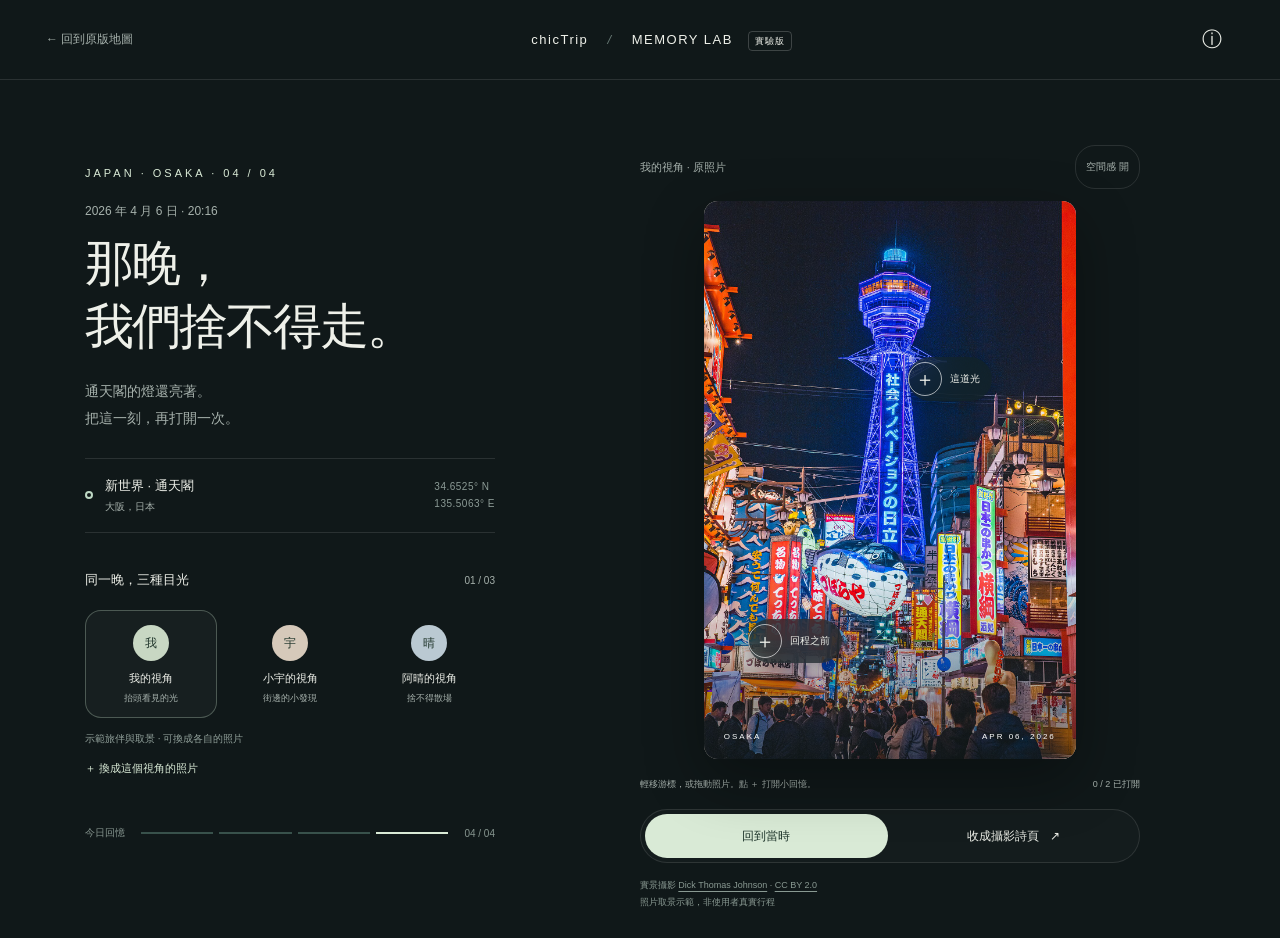
<file: memory-lab/index.html>
<!doctype html>
<html lang="zh-Hant">
<head><meta charset="utf-8"><meta name="viewport" content="width=device-width,initial-scale=1"><title>那晚的大阪 · chicTrip 回憶實驗室</title><link rel="stylesheet" href="styles.css"><script src="script.js" defer></script></head>
<body>
<header><a href="../memory-atlas/index.html">← 回到原版地圖</a><span>chicTrip <i>/</i> MEMORY LAB <b>實驗版</b></span><button id="about" aria-label="關於這個實驗">ⓘ</button></header>
<main>
  <section class="story" aria-labelledby="title">
    <div class="eyebrow">JAPAN · OSAKA · 04 / 04</div>
    <p class="date">2026 年 4 月 6 日 · 20:16</p>
    <h1 id="title">那晚，<br>我們捨不得走。</h1>
    <p class="intro">通天閣的燈還亮著。<br>把這一刻，再打開一次。</p>
    <div class="location"><span class="pin"></span><span>新世界 · 通天閣<small>大阪，日本</small></span><span class="location-time">34.6525° N<br>135.5063° E</span></div>
    <div class="view-heading"><h2>同一晚，三種目光</h2><span id="view-count">01 / 03</span></div>
    <div class="people" role="group" aria-label="切換旅伴視角">
      <button data-view="0" aria-pressed="true"><span class="avatar">我</span><span>我的視角<small>抬頭看見的光</small></span></button>
      <button data-view="1" aria-pressed="false"><span class="avatar">宇</span><span>小宇的視角<small>街邊的小發現</small></span></button>
      <button data-view="2" aria-pressed="false"><span class="avatar">晴</span><span>阿晴的視角<small>捨不得散場</small></span></button>
    </div>
    <p class="demo-note">示範旅伴與取景 · 可換成各自的照片</p>
    <div class="story-actions"><button id="upload" class="text-button">＋ 換成這個視角的照片</button><input id="file" type="file" accept="image/*" hidden><button id="reset" class="text-button" hidden>還原示範</button></div>
    <div class="chapter"><span>今日回憶</span><div><i></i><i></i><i></i><i class="current"></i></div><span>04 / 04</span></div>
  </section>
  <section class="experience" aria-label="可探索的通天閣照片">
    <div class="photo-toolbar"><span id="photo-label">我的視角 · 原照片</span><button id="tilt" aria-pressed="true">空間感 開</button></div>
    <div class="photo-space" id="space">
      <div class="print" id="print">
        <div class="photo-window"><img id="photo" src="assets/osaka.jpg" alt="夜晚的通天閣與新世界街道"><div class="photo-vignette"></div></div>
        <div class="illustration"><img src="assets/poetry.png" alt="通天閣攝影詩頁 AI 插畫"></div>
        <div class="hotspots" id="hotspots"><button class="hotspot light" data-memory="light" aria-label="打開燈亮起的那刻"><span>＋</span><b>這道光</b></button><button class="hotspot ticket" data-memory="ticket" aria-label="打開那晚的車票"><span>＋</span><b>回程之前</b></button></div>
        <div class="photo-tag"><span>OSAKA</span><span>APR 06, 2026</span></div>
      </div>
    </div>
    <div class="caption"><span id="hint">輕移游標，或拖動照片。點 ＋ 打開小回憶。</span><span id="collected">0 / 2 已打開</span></div>
    <div class="mode-control" role="group" aria-label="照片展示模式"><button id="original" aria-pressed="true">回到當時</button><button id="poetry" aria-pressed="false">收成攝影詩頁 <span>↗</span></button></div>
    <p class="credit">實景攝影 <a href="https://commons.wikimedia.org/wiki/File:Shinsekai_and_Tsutenkaku_at_night_2019-04-12.jpg" target="_blank" rel="noreferrer">Dick Thomas Johnson</a> · <a href="https://creativecommons.org/licenses/by/2.0/" target="_blank" rel="noreferrer">CC BY 2.0</a><span>照片取景示範，非使用者真實行程</span></p>
  </section>
</main>
<dialog id="detail" aria-labelledby="dialog-title"><button class="close" id="close" aria-label="關閉小回憶">×</button><div id="detail-content"></div></dialog>
<div class="toast" id="toast" role="status"></div>
</body></html>
</file>
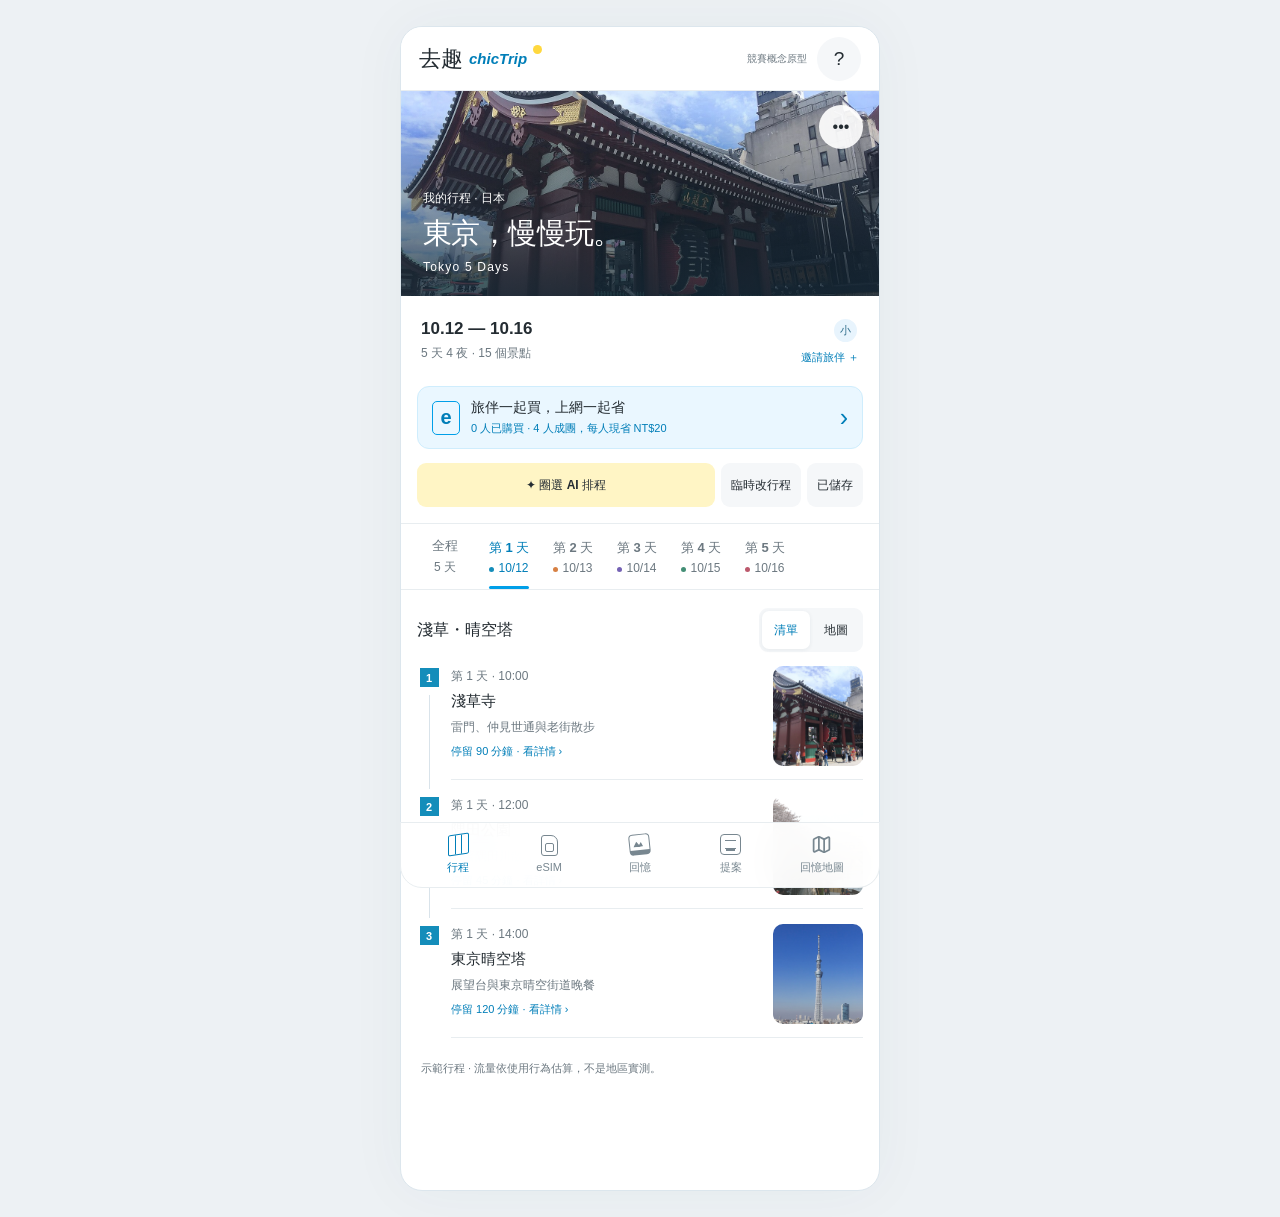
<file: mobile-trip/index.html>
<!DOCTYPE html>
<html lang="zh-Hant">
<head>
  <meta charset="UTF-8"><meta name="viewport" content="width=device-width, initial-scale=1, viewport-fit=cover">
  <meta name="theme-color" content="#ffffff"><meta name="description" content="去趣 eSIM 競賽概念原型：行程、旅伴優惠與旅行回憶的手機體驗。">
  <title>去趣旅行提案 · 手機互動版</title><link rel="icon" href="data:,">
  <link rel="stylesheet" href="styles.css"><link rel="stylesheet" href="memory.css"><script src="content.js" defer></script><script src="assets/tokyo-map-data.js" defer></script><script src="script.js" defer></script><script src="memory.js" defer></script>
</head>
<body>
  <div class="app-shell">
    <header class="app-bar"><a class="wordmark" href="#trip">去趣 <i>chicTrip</i><span aria-hidden="true"></span></a><span class="prototype">競賽概念原型</span><button class="icon-button" id="help" aria-label="查看原型說明">?</button></header>
    <main id="main">
      <section id="trip" class="screen active" aria-labelledby="trip-title">
        <div class="trip-cover"><img src="assets/photos/sensoji.jpg" alt="東京淺草寺雷門"><div class="cover-copy"><span>我的行程 · 日本</span><h1 id="trip-title">東京，慢慢玩。</h1><p>Tokyo 5 Days</p></div><button id="trip-info" class="cover-button" aria-label="查看旅程資訊">•••</button></div>
        <div class="trip-summary"><div><strong>10.12 — 10.16</strong><p>5 天 4 夜 · 15 個景點</p></div><button id="invite" class="invite-button"><span id="avatars" class="avatars"></span><span>邀請旅伴 ＋</span></button></div>
        <button class="deal-banner" id="deal-open" aria-haspopup="dialog"><span class="sim-mark" aria-hidden="true">e</span><span><strong>旅伴一起買，上網一起省</strong><small id="deal-caption">4 人旅伴價，每人現省 NT$20</small></span><span aria-hidden="true">›</span></button>
        <div class="trip-tools"><a class="ai-link" href="../circle-trip-planner/index.html?mobile=1">✦ 圈選 AI 排程</a><button id="adjust-open">臨時改行程</button><button id="saved-plan">已儲存</button></div>
        <div class="day-bar" id="day-bar" aria-label="選擇旅遊日期"></div>
        <div class="view-bar"><h2 id="area-title">淺草・晴空塔</h2><div class="segmented" aria-label="行程顯示方式"><button data-view="list" aria-pressed="true">清單</button><button data-view="map" aria-pressed="false">地圖</button></div></div>
        <div id="list-view" class="stop-list"></div>
        <div id="map-view" hidden>
          <div id="route-map" class="route-map"><canvas id="base-map" aria-hidden="true"></canvas><canvas id="route-layer" aria-hidden="true"></canvas><div id="map-pins"></div><span class="map-note">路線示意・非導航</span><a class="map-credit" href="https://www.openstreetmap.org/copyright" target="_blank" rel="noopener">© OpenStreetMap contributors</a></div>
          <div class="play-bar"><span id="stop-status" role="status"></span><button id="play">播放旅程</button><button id="next-stop" aria-label="下一站">下一站 →</button></div>
          <div class="map-stops" id="map-stops" aria-label="對應景點"></div><div id="spot-detail"></div>
        </div>
        <p class="page-note">示範行程 · 流量依使用行為估算，不是地區實測。</p>
      </section>
      <section id="esim" class="screen" aria-labelledby="esim-title" hidden>
        <div class="page-heading"><span class="eyebrow">東京 5 日 · 出國準備</span><h1 id="esim-title">網路，也幫你想好了。</h1><p>買多少、付多少、得到什麼，一次看懂。</p></div>
        <div class="panel"><div class="row"><h2>你的上網習慣</h2><span class="mock">Mock</span></div><div class="choice-row" id="usage-choices"><button data-usage="light" aria-pressed="false">導航聊天</button><button data-usage="normal" aria-pressed="true">照片社群</button><button data-usage="heavy" aria-pressed="false">影片熱點</button></div><div class="estimate"><span>5 天預估用量</span><strong id="trip-usage">5–8 <small>GB</small></strong></div><p id="usage-reason" class="muted">照片上傳、導航與社群；住宿有 Wi-Fi。</p></div>
        <div class="plan-card"><div class="row"><span class="blue-label" id="plan-label">依你的習慣推薦</span><span>日本 · 5 日</span></div><h2 id="plan-name">每日 2GB 高速上網</h2><p class="muted" id="plan-description">共 10GB 高速額度 · 每日重置</p><div class="price-row"><div><small>模擬一般價</small><strong>NT$<span id="plan-price">299</span></strong></div><span class="blue-label">含回憶創作 1 次</span></div><div class="benefit-lines"><p>✓ 先看風格，回國留下旅行回憶</p><p>✓ 可自由共編，購買才計入組隊福利</p></div><button class="primary" id="join-buy">模擬我的 eSIM 購買</button><p class="small-note">裝置須支援 eSIM 且無電信鎖；相容性與方案條款需在正式結帳前確認。本頁不會付款。</p></div>
        <button class="link-row" id="esim-group">看看整團能省多少 <span>旅伴組隊省 ›</span></button>
        <details class="panel"><summary>沒用完的網路，能變成下一次的旅金？</summary><p>「趣Chip」先以可結算的總量型方案探索。每日重置的方案不直接套用。</p><label class="range-label" for="unused">試算：10GB 總量方案，剩下 <b id="unused-value">2 GB</b></label><input id="unused" type="range" min="0" max="10" value="2"><div class="estimate"><span>可獲趣Chip</span><strong id="chip-value">20</strong></div><p class="small-note">Mock：每剩 1GB 換 10 點，上限 30 點；限下次 eSIM 訂單滿 NT$299 抵用，30 天有效，非現金。需供應商結算資料與成本驗證。</p></details>
      </section>
      <section id="memory" class="screen" aria-labelledby="memory-title" hidden>
        <div class="page-heading memory-heading"><span class="eyebrow">TRAVEL, KEPT YOUR WAY</span><h1 id="memory-title">風景相同，<br>回憶有你的樣子。</h1><p>一張照片，三種值得分享的旅行作品。</p></div>
        <a class="atlas-entry" href="../memory-atlas/index.html"><span class="atlas-entry-icon">↗</span><span><b>走進你的回憶地圖</b><small>大阪・首爾・香港，18 枚專屬收藏</small></span><span>→</span></a>
        <div class="memory-gallery">
          <div class="memory-location"><span>富士山周邊 · 藍調時刻</span><span>AI 示範作品</span></div>
          <button class="art-stage" id="memory-zoom" aria-label="放大查看回憶作品"><img id="memory-art" src="assets/memory/fuji-editorial.png" alt="富士山攝影與手繪插畫的上下對半詩頁"><span class="art-expand" aria-hidden="true">↗</span></button>
          <div class="art-caption"><div><span id="art-number">02 / 03</span><h2 id="art-title">一半風景，一半詩</h2></div><span id="art-format">直式 3:4</span></div>
          <p id="art-description">把真實留在上半頁，把感受畫成下半頁。</p>
          <div class="memory-style-grid" aria-label="選擇回憶風格">
            <button data-memory-style="sticker" aria-pressed="false"><span><img src="assets/memory/fuji-sticker.png" alt="" loading="lazy"></span><b>收藏貼紙卡</b><small>手作 × 六枚貼紙</small></button>
            <button data-memory-style="editorial" aria-pressed="true"><span><img src="assets/memory/fuji-editorial.png" alt=""></span><b>攝影詩頁</b><small>照片 × 留白插畫</small></button>
            <button data-memory-style="ticket" aria-pressed="false"><span><img src="assets/memory/fuji-ticket.png" alt="" loading="lazy"></span><b>藍調旅行票根</b><small>雙色 × 孔版印刷</small></button>
          </div>
          <div class="memory-actions"><button class="threads-share" id="share-threads"><span aria-hidden="true">＠</span> 分享到 Threads <span aria-hidden="true">↗</span></button><a id="download-memory" class="art-download" href="assets/memory/fuji-editorial.png" download="fuji-editorial.png" aria-label="下載回憶作品">↓</a></div>
          <p class="memory-fine">先體驗示範作品分享；開啟模擬編輯器，不會直接發文。</p>
        </div>
        <div class="panel memory-create"><div class="row"><h2>下一張，換你的旅行。</h2><span class="blue-label">eSIM 專屬</span></div><p id="memory-eligibility">本趟 eSIM 購買後，解鎖 1 次創作。</p><div class="memory-steps"><span>01 選照片</span><i>→</i><span>02 挑風格</span><i>→</i><span>03 留下回憶</span></div><label class="photo-upload">＋ 選擇自己的照片<input id="photo-input" type="file" accept="image/jpeg,image/png,image/webp"></label><div id="local-photo" hidden><img id="local-photo-preview" alt="你選擇的本機照片"><div><b id="local-photo-name"></b><button id="remove-local-photo">移除照片</button></div></div><p class="small-note" id="photo-status">照片僅在本機預覽，不會上傳。</p><button class="primary" id="create-memory">查看解鎖方式</button><p class="small-note" id="memory-result" role="status">此原型以預先生成的富士山作品展示，尚未串接即時生圖。</p></div>
      </section>
      <section id="proposal" class="screen" aria-labelledby="proposal-title" hidden><div class="page-heading"><span class="eyebrow">給組員的討論版</span><h1 id="proposal-title">從使用者，到商業價值。</h1><p>分開看 TA、故事與效益，每次聚焦一件事。</p></div><div class="proposal-tabs" id="proposal-tabs"><button data-doc="canvas" aria-pressed="true">價值主張</button><button data-doc="stories" aria-pressed="false">User Story</button><button data-doc="business" aria-pressed="false">商業模式</button></div><div id="proposal-content"></div></section>
    </main>
    <nav class="bottom-nav" aria-label="主要功能"><a href="#trip" aria-current="page"><span class="nav-icon icon-trip" aria-hidden="true"></span>行程</a><a href="#esim"><span class="nav-icon icon-sim" aria-hidden="true"></span>eSIM</a><a href="#memory"><span class="nav-icon icon-memory" aria-hidden="true"></span>回憶</a><a href="#proposal"><span class="nav-icon icon-doc" aria-hidden="true"></span>提案</a><a href="../memory-atlas/index.html"><span class="nav-icon icon-atlas" aria-hidden="true"></span>回憶地圖</a></nav>
  </div>
  <dialog id="sheet" class="sheet"><div class="sheet-handle" aria-hidden="true"></div><div class="sheet-heading"><h2 id="sheet-title"></h2><button id="sheet-close" class="icon-button" aria-label="關閉">×</button></div><div id="sheet-body"></div></dialog>
  <dialog id="art-lightbox" class="art-lightbox" aria-label="回憶作品大圖"><button id="close-art" aria-label="關閉大圖">×</button><img id="lightbox-art" alt="回憶作品完整大圖"></dialog>
  <dialog id="threads-composer" class="threads-composer" aria-labelledby="composer-title">
    <header class="composer-header"><button id="cancel-thread">取消</button><h2 id="composer-title">新串文</h2><button id="save-thread">存草稿</button></header>
    <div class="composer-notice">Threads 發文模擬 · 不會送出</div>
    <div id="thread-editor">
      <div class="thread-body"><div class="thread-avatar" aria-hidden="true">你</div><div class="thread-content"><div class="thread-author">你的帳號 <span>示範</span></div><label class="sr-only" for="thread-text">串文內容</label><textarea id="thread-text" maxlength="500" placeholder="這趟旅行，有什麼想說的？"></textarea><div class="thread-attachment" id="thread-attachment"><img id="thread-art" alt="將分享的回憶作品"><button id="remove-thread-art" aria-label="移除貼文圖片">×</button></div><button id="restore-thread-art" class="restore-art" hidden>＋ 加回回憶作品</button><span id="thread-count" class="thread-count">0 / 500</span></div></div>
      <div class="thread-options"><label><span><b>附上這個地點的靈感</b><small>朋友可以欣賞同一地點的三種作品</small></span><input id="thread-link" type="checkbox"></label><div id="thread-link-card" hidden><span>chicTrip · 富士山回憶</span><small>公開示範作品，不含你的照片或行程</small></div></div>
      <footer class="composer-footer"><span>任何人都可以回覆<br><small>示範設定</small></span><button id="publish-thread">模擬發佈</button></footer>
    </div>
    <div id="thread-published" hidden><div class="thread-success"><span>✓</span><h3>你的串文，看起來會像這樣。</h3><p>預覽完成，尚未發送到 Threads。</p></div><article class="published-post"><div class="thread-author"><span class="thread-avatar">你</span>你的帳號 <small>剛剛 · 模擬</small></div><p id="published-text"></p><img id="published-art" alt="串文中的回憶作品"><a id="published-link" target="_blank" rel="noopener" hidden>富士山回憶 · 看看三種風格 ↗</a><div class="post-reactions" aria-hidden="true">♡　♧　⇄　↗</div></article><div class="published-actions"><button id="edit-thread">返回編輯</button><button id="copy-thread">複製串文</button><a id="post-download" download>下載圖片 ↓</a></div><p id="thread-feedback" role="status"></p></div>
  </dialog>
  <div id="toast" class="toast" role="status"></div><noscript>請開啟 JavaScript 使用互動原型。</noscript>
</body>
</html>
</file>
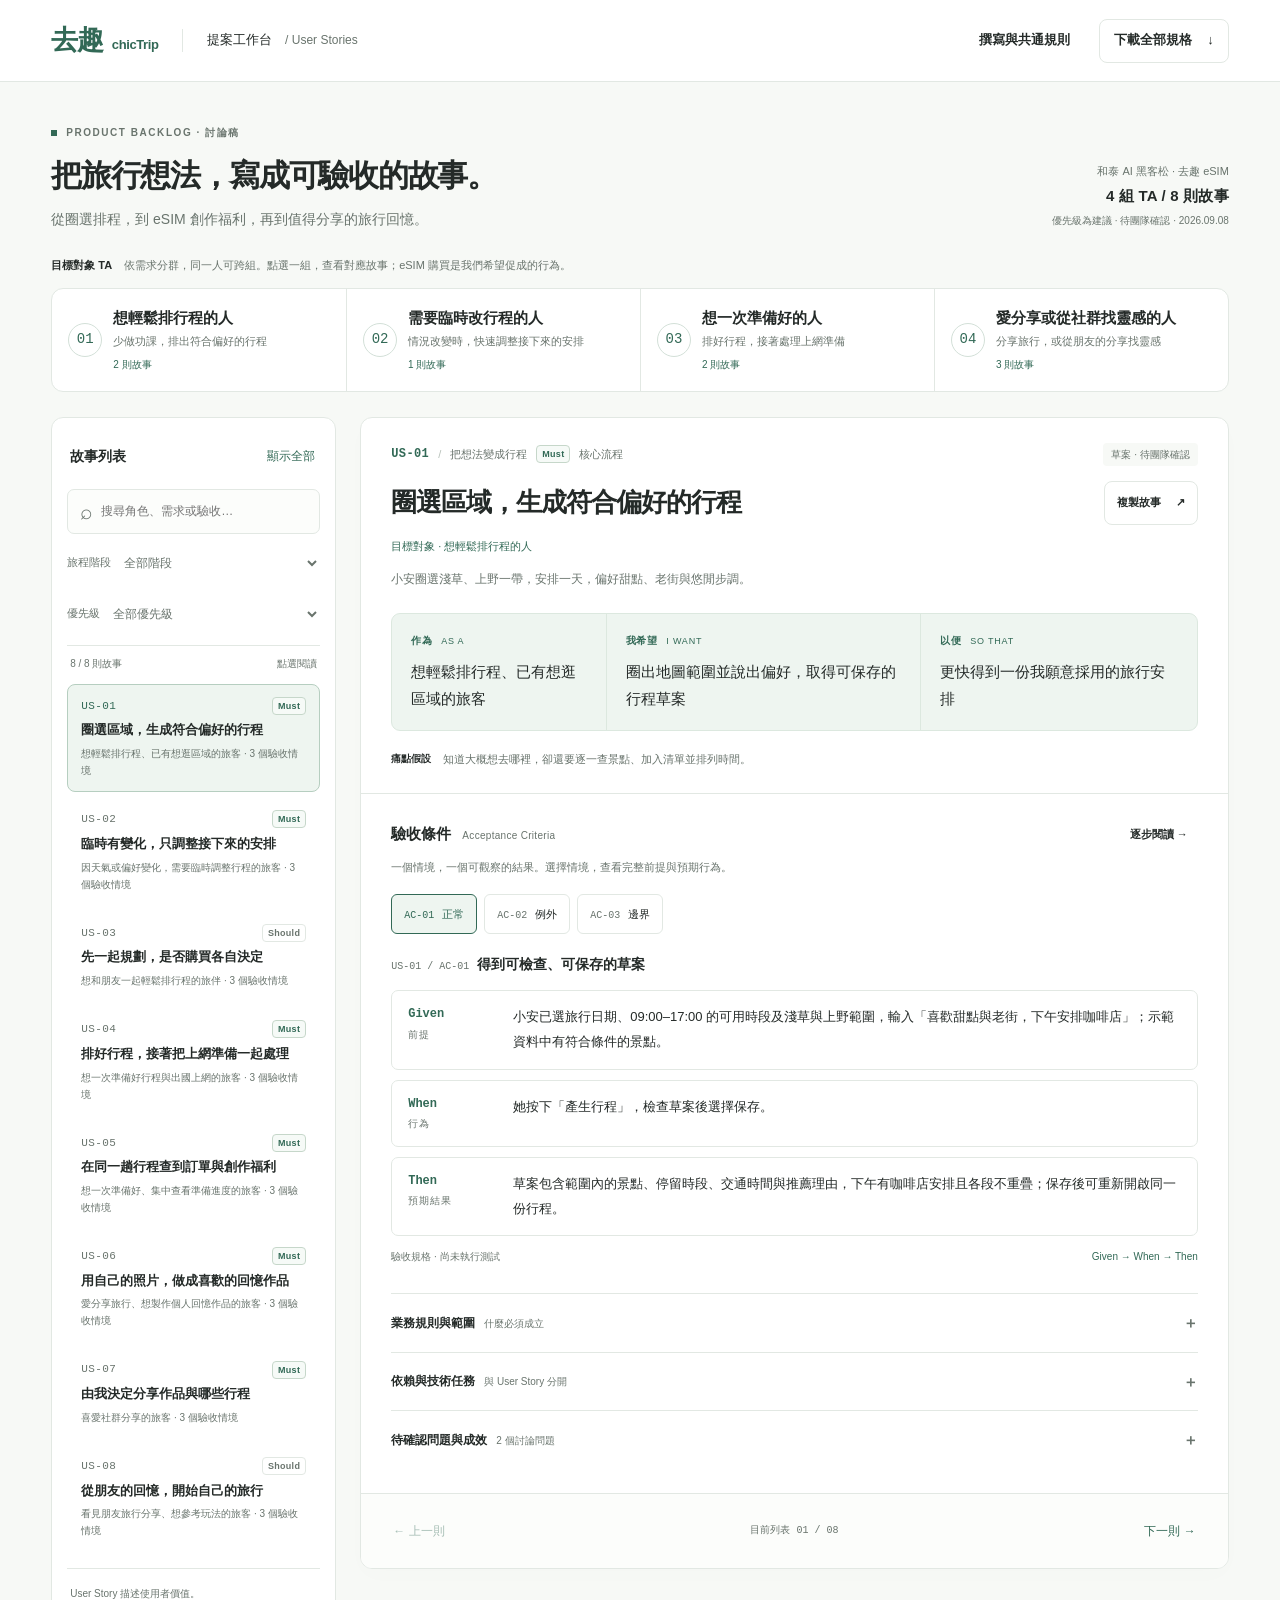
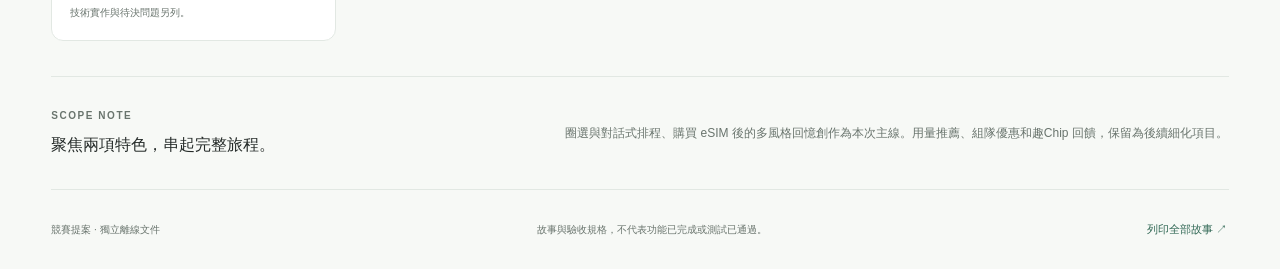
<file: user-stories.html>
<!DOCTYPE html>
<html lang="zh-Hant">
<head>
  <meta charset="UTF-8">
  <meta name="viewport" content="width=device-width, initial-scale=1">
  <meta name="color-scheme" content="light">
  <meta name="description" content="去趣 eSIM 競賽提案的 User Story 工作台：角色、需求、價值與 Given／When／Then 驗收情境。">
  <title>去趣 · User Story 工作台</title>
  <style>
:root{--ink:#242a28;--muted:#69746d;--accent:#326956;--accent-dark:#254f40;--tint:#eef5f0;--line:#e2e8e3;--wash:#f7f9f6;--white:#fff;--font:"Segoe UI","Microsoft JhengHei","PingFang TC",sans-serif;--mono:"Cascadia Code",Consolas,monospace}
*{box-sizing:border-box}html{scroll-behavior:smooth;scroll-padding-top:25px}body{margin:0;font-family:var(--font);color:var(--ink);background:var(--wash);font-size:15px;line-height:1.7;-webkit-font-smoothing:antialiased}button,input,select,textarea{font:inherit;color:inherit}button,a,input,select{touch-action:manipulation}button{cursor:pointer}button:disabled{opacity:.42;cursor:default}a{color:inherit}h1,h2,h3,p,dl,dd{margin:0}button{background:transparent}button:focus-visible,a:focus-visible,input:focus-visible,select:focus-visible,summary:focus-visible{outline:3px solid #84a695;outline-offset:4px}button[hidden],[hidden]{display:none!important}.visually-hidden{position:absolute;width:1px;height:1px;padding:0;margin:-1px;overflow:hidden;clip:rect(0,0,0,0);white-space:nowrap;border:0}.skip{position:fixed;z-index:10;top:-100px;left:20px;padding:12px 20px;background:var(--accent);color:white}.skip:focus{top:12px}.site-header{background:var(--white);border-bottom:1px solid var(--line);min-height:82px;padding:16px max(30px,4vw);display:flex;align-items:center;gap:24px}.brand{display:flex;align-items:baseline;gap:9px;text-decoration:none;color:var(--accent);font-size:27px;font-weight:750;letter-spacing:-1.2px;white-space:nowrap}.brand span{font-size:13px;letter-spacing:-.4px}.header-divider{height:23px;width:1px;background:var(--line)}.workspace-name{font-size:13px;color:var(--ink);white-space:nowrap}.workspace-name span{color:var(--muted);margin-left:9px;font-size:12px}.header-actions{margin-left:auto;display:flex;align-items:center;gap:14px}.quiet-button,.outline-button,.solid-button{border:1px solid transparent;border-radius:8px;padding:9px 14px;min-height:44px;font-size:13px;font-weight:600;display:inline-flex;align-items:center;justify-content:center;gap:15px;transition:background .18s,border-color .18s}.outline-button{border-color:var(--line);background:white}.outline-button:hover{border-color:#a8bbae;background:var(--wash)}.quiet-button:hover{background:var(--tint)}.solid-button{background:var(--accent);color:white}.solid-button:hover{background:var(--accent-dark)}.text-button{border:0;color:var(--accent);font-size:12px;min-height:44px;padding:5px 2px}.text-button:hover{text-decoration:underline}.workspace{max-width:1520px;padding:42px 4vw 0;margin:0 auto}.intro{display:flex;justify-content:space-between;gap:35px;align-items:flex-end}.eyebrow{font-size:10px;font-weight:650;letter-spacing:1.55px;display:flex;align-items:center;gap:9px;color:var(--muted)}.small-square{width:6px;height:6px;background:var(--accent);display:inline-block}.intro h1{font-size:clamp(25px,2.45vw,37px);font-weight:650;letter-spacing:-1.3px;line-height:1.4;margin:13px 0 10px}.intro-copy{font-size:14px;color:var(--muted)}.document-info{display:flex;flex-direction:column;text-align:right;flex-shrink:0;gap:3px;padding-bottom:3px}.document-info>span{font-size:11px;color:var(--muted)}.document-info strong{font-size:15px;font-weight:600;letter-spacing:.2px}.document-info small{font-size:10px;color:var(--muted)}.journey{display:grid;grid-template-columns:repeat(4,minmax(0,1fr));margin:14px 0 25px;border:1px solid var(--line);background:white;border-radius:12px;overflow:hidden}.epic-button{position:relative;display:flex;gap:11px;align-items:center;border:0;padding:18px 16px;text-align:left;min-width:0;transition:background .2s}.epic-button+.epic-button{border-left:1px solid var(--line)}.epic-button:hover,.epic-button[aria-pressed="true"]{background:var(--tint)}.epic-number{font-family:var(--mono);font-size:14px;color:var(--accent);width:34px;height:34px;display:grid;place-items:center;border:1px solid #d3e0d8;border-radius:50%;flex-shrink:0}.epic-button[aria-pressed="true"] .epic-number{background:var(--accent);color:white;border-color:var(--accent)}.epic-button h2{font-size:15px;font-weight:650;line-height:1.5}.epic-button p{font-size:11px;color:var(--muted);margin-top:2px}.epic-arrow{font-size:20px;margin-left:auto;color:#a0aea4}.epic-count{font-size:10px;color:var(--muted);font-weight:400;margin-left:9px;white-space:nowrap}.board{display:grid;grid-template-columns:285px minmax(0,1fr);gap:24px;align-items:start}.story-sidebar{background:white;border:1px solid var(--line);border-radius:12px;padding:17px 15px 18px;position:sticky;top:20px}.sidebar-heading{display:flex;align-items:center;justify-content:space-between;margin:0 3px 10px}.sidebar-heading h2{font-size:14px;font-weight:650}.search-box{display:flex;align-items:center;gap:8px;border:1px solid var(--line);border-radius:7px;padding:0 12px;min-height:45px;background:#fcfdfb}.search-box>span:not(.visually-hidden){font-size:21px;color:var(--muted);line-height:1}.search-box input{min-width:0;width:100%;border:0;background:transparent;font-size:12px;padding:10px 0;outline-offset:2px}.filter-row{display:flex;align-items:center;gap:9px;margin:9px 0 11px;font-size:11px;color:var(--muted)}.filter-row label{white-space:nowrap}.filter-row select{width:100%;background:white;border:0;min-height:40px;font-size:12px}.list-caption{display:flex;justify-content:space-between;align-items:center;padding:9px 3px 12px;font-size:10px;color:var(--muted);border-top:1px solid var(--line)}#story-list{display:flex;flex-direction:column;gap:5px}.story-item{border:1px solid transparent;border-radius:8px;text-decoration:none;display:block;padding:12px 13px;transition:background .15s,border-color .15s}.story-item:hover{background:var(--wash)}.story-item[aria-current="true"]{background:var(--tint);border-color:#b6cec0}.story-item-top{display:flex;gap:12px;align-items:center;justify-content:space-between}.story-id{font-family:var(--mono);font-size:11px;color:var(--muted);letter-spacing:.4px}.story-item[aria-current="true"] .story-id{color:var(--accent)}.priority{font-size:9px;font-weight:600;letter-spacing:.3px;border:1px solid var(--line);border-radius:4px;padding:0 5px;color:var(--muted);line-height:1.8}.priority.must{border-color:#c6d7ca;color:var(--accent);background:#f6faf7}.story-item h3{font-size:13px;font-weight:600;margin-top:5px;line-height:1.6}.story-item-bottom{font-size:10px;color:var(--muted);margin-top:4px}.sidebar-note{font-size:10px;line-height:1.9;color:var(--muted);border-top:1px solid var(--line);padding:15px 3px 0;margin-top:16px}.empty-list{font-size:13px;color:var(--muted);text-align:center;padding:30px 5px}.empty-list button{margin-top:8px}.story-surface{background:white;border:1px solid var(--line);border-radius:12px;overflow:hidden;box-shadow:0 7px 25px #283b2e03;animation:appear .22s ease both}#story-detail:focus{outline:none}.story-top{padding:25px 30px 23px}.story-meta{display:flex;align-items:center;gap:9px;flex-wrap:wrap;font-size:11px;color:var(--muted)}.story-meta .story-id{color:var(--accent);font-size:12px;font-weight:600}.dot-separator{color:#b7c1b9}.draft-tag{margin-left:auto;font-size:10px;background:var(--wash);padding:3px 8px;border-radius:4px;color:var(--muted)}.story-title-row{display:flex;gap:20px;align-items:center;justify-content:space-between;margin-top:15px}.story-title-row h2{font-size:clamp(23px,2vw,30px);letter-spacing:-1px;line-height:1.4;font-weight:650}.story-title-row button{flex-shrink:0;font-size:11px;padding:8px 12px}.context{font-size:12px;line-height:1.9;color:var(--muted);margin-top:13px}.statement{display:grid;grid-template-columns:.85fr 1.25fr 1.1fr;margin-top:22px;background:var(--tint);border:1px solid #dce8df;border-radius:9px;overflow:hidden}.statement>div{padding:18px 19px}.statement>div+div{border-left:1px solid #dce8df}.statement dt{font-size:10px;letter-spacing:.4px;color:var(--accent);margin-bottom:9px;font-weight:600}.statement dt span{font-size:9px;font-weight:400;letter-spacing:.8px;margin-left:6px}.statement dd{font-size:15px;line-height:1.8;font-weight:500}.pain-line{display:flex;gap:12px;margin-top:18px;font-size:11px;line-height:1.85;color:var(--muted)}.pain-line strong{font-size:10px;white-space:nowrap;color:var(--ink);padding-top:1px;font-weight:600}.acceptance{padding:23px 30px 28px;border-top:1px solid var(--line)}.section-heading{display:flex;align-items:center;gap:12px;justify-content:space-between}.section-heading h3{font-size:15px;line-height:1.5;font-weight:650}.section-heading h3 span{font-size:10px;font-weight:400;color:var(--muted);letter-spacing:.3px;margin-left:7px}.section-heading .quiet-button{font-size:11px;min-height:36px;padding:5px 9px}.section-description{font-size:11px;color:var(--muted);margin-top:5px}.scenario-tabs{display:flex;gap:7px;margin:18px 0 18px;flex-wrap:wrap}.scenario-tabs button{padding:8px 12px;border:1px solid var(--line);border-radius:6px;font-size:11px;min-height:40px}.scenario-tabs button span{font-family:var(--mono);font-size:10px;margin-right:8px;color:var(--muted)}.scenario-tabs button[aria-selected="true"]{border-color:var(--accent);color:var(--accent);background:var(--tint)}.scenario-tabs button[aria-selected="true"] span{color:var(--accent)}.scenario-title{display:flex;align-items:baseline;gap:8px;margin-bottom:15px;font-size:14px;font-weight:600;line-height:1.6}.scenario-title>span{font-family:var(--mono);font-size:10px;font-weight:400;color:var(--muted);white-space:nowrap}.scenario-panel{animation:appear .2s ease both}.gwt{display:flex;flex-direction:column;gap:10px}.gwt-row{display:grid;grid-template-columns:90px minmax(0,1fr);gap:15px;align-items:start;padding:14px 16px;border:1px solid var(--line);border-radius:7px;background:white;transition:border-color .2s,background .2s,box-shadow .2s}.gwt-row.reading{border-color:#739882;background:#f1f7f2;box-shadow:0 0 0 2px #3269560c}.gwt-key{font-family:var(--mono);font-size:12px;font-weight:600;color:var(--accent);line-height:1.6}.gwt-key small{display:block;color:var(--muted);font-family:var(--font);font-size:10px;font-weight:400;letter-spacing:1px;margin-top:2px}.gwt-row p{font-size:13px;line-height:1.9}.scenario-foot{display:flex;align-items:center;justify-content:space-between;gap:15px;font-size:10px;color:var(--muted);margin-top:12px}.read-status{color:var(--accent);font-size:10px}.detail-accordions{padding:0 30px 24px}.detail-accordions details{border-top:1px solid var(--line)}.detail-accordions summary{cursor:pointer;list-style:none;display:flex;align-items:center;gap:12px;justify-content:space-between;padding:16px 0;font-size:12px;font-weight:600;min-height:50px}.detail-accordions summary::-webkit-details-marker{display:none}.detail-accordions summary .summary-title{display:flex;gap:9px;align-items:baseline;flex-wrap:wrap}.detail-accordions summary small{color:var(--muted);font-size:10px;font-weight:400}.detail-accordions summary:after{content:"＋";font-size:15px;color:var(--muted)}.detail-accordions details[open] summary:after{content:"−"}.details-content{font-size:12px;color:var(--muted);padding:0 0 17px;line-height:1.9}.details-content ul{padding-left:20px;margin:0}.details-content li+li{margin-top:6px}.details-content strong{color:var(--ink);font-weight:600}.dependency-list{display:flex;gap:7px;flex-wrap:wrap;margin:10px 0 13px}.dependency-list button{border:1px solid var(--line);border-radius:5px;background:var(--wash);min-height:36px;padding:5px 11px;font-family:var(--mono);font-size:11px;color:var(--accent)}.detail-bottom{background:#fcfdfb;padding:15px 30px;border-top:1px solid var(--line);display:flex;gap:18px;align-items:center;justify-content:space-between}.detail-bottom .text-button{font-size:12px}.detail-bottom span{font-size:10px;color:var(--muted);font-family:var(--mono)}.empty-detail{border:1px dashed #bdcdc0;border-radius:12px;min-height:430px;display:flex;flex-direction:column;justify-content:center;align-items:center;text-align:center;background:white;padding:35px}.empty-detail h2{font-size:22px;font-weight:500}.empty-detail p{font-size:13px;color:var(--muted);margin:15px 0 22px}.scope-note{display:grid;grid-template-columns:1fr 1.4fr;gap:40px;border-top:1px solid var(--line);padding:30px 0;margin-top:35px;align-items:center}.scope-note h2{font-size:16px;margin-top:7px;font-weight:550}.scope-note p{font-size:12px;color:var(--muted);line-height:1.9}.site-footer{border-top:1px solid var(--line);margin:0 4vw;min-height:80px;display:flex;align-items:center;justify-content:space-between;gap:20px;font-size:10px;color:var(--muted)}.site-footer button{font-size:11px}.toast{position:fixed;bottom:25px;left:50%;transform:translate(-50%,12px);background:var(--accent-dark);color:white;border-radius:8px;padding:12px 22px;z-index:20;font-size:13px;opacity:0;pointer-events:none;transition:opacity .2s,transform .2s;max-width:calc(100% - 32px)}.toast.show{opacity:1;transform:translate(-50%,0)}dialog{border:1px solid var(--line);border-radius:15px;padding:0;max-width:750px;width:calc(100% - 36px);max-height:85svh;color:var(--ink);box-shadow:0 20px 80px #1a302425}dialog::backdrop{background:#1b2a245c;backdrop-filter:blur(4px)}.dialog-header{display:flex;gap:20px;align-items:center;justify-content:space-between;padding:22px 28px;border-bottom:1px solid var(--line);background:white;position:sticky;top:0;z-index:1}.dialog-header h2{font-size:22px;font-weight:600;line-height:1.4;letter-spacing:-.6px;margin-top:7px}.close-button{border:1px solid var(--line);border-radius:50%;width:44px;height:44px;flex-shrink:0;font-size:23px;line-height:1}.dialog-body{padding:22px 28px;font-size:13px;color:var(--muted);line-height:1.9}.dialog-body section+section{margin-top:25px}.dialog-body h3{color:var(--ink);font-size:14px;font-weight:600;margin-bottom:9px}.dialog-body strong{font-weight:600;color:var(--ink)}.guide-definitions{border:1px solid var(--line);border-radius:7px;padding:8px 15px;margin:12px 0}.guide-definitions>div{display:grid;grid-template-columns:140px 1fr;gap:15px;padding:8px 0;font-size:12px}.guide-definitions dt{color:var(--accent);font-family:var(--mono)}.dialog-body ul{padding-left:20px}.dialog-body li+li{margin-top:8px}.sources{border-top:1px solid var(--line);padding-top:20px}.sources a{display:block;color:var(--accent);font-size:12px;margin-bottom:6px}.sources p{font-size:11px;margin-top:12px}#copy-text{display:block;margin-top:16px;min-height:300px;width:100%;resize:vertical;font-size:12px;line-height:1.8;padding:15px;border:1px solid var(--line);border-radius:8px;background:var(--wash)}#print-content{display:none}.noscript-note{padding:30px;text-align:center;background:var(--tint);border:1px solid var(--line)}
@keyframes appear{from{opacity:.5;transform:translateY(5px)}to{opacity:1;transform:translateY(0)}}
@media(min-width:1650px){.workspace{padding-left:45px;padding-right:45px}.board{grid-template-columns:315px minmax(0,1fr)}.story-top{padding:30px 37px 25px}.acceptance{padding:25px 37px 30px}.detail-accordions{padding:0 37px 25px}.story-item{padding:14px}.statement dd{font-size:16px}.gwt-row p{font-size:14px}}
@media(max-width:1100px){.workspace{padding:30px 25px 0}.site-header{padding:15px 25px;gap:15px}.workspace-name span{display:none}.header-actions{gap:4px}.intro{gap:20px}.document-info{max-width:230px}.intro h1{font-size:29px}.board{grid-template-columns:240px minmax(0,1fr);gap:18px}.epic-button{padding:17px;gap:11px}.epic-button p{font-size:10px}.epic-count{display:none}.story-top{padding:22px}.acceptance{padding:21px 22px 25px}.detail-accordions{padding:0 22px 20px}.statement{grid-template-columns:1fr}.statement>div{padding:13px 16px;display:grid;grid-template-columns:90px 1fr;gap:10px}.statement>div+div{border-left:0;border-top:1px solid #dce8df}.statement dt{margin:0;padding-top:3px}.statement dt span{display:block;margin:1px 0 0}.statement dd{font-size:14px}.story-title-row{align-items:flex-start}.story-title-row h2{font-size:25px}.story-title-row button{font-size:10px;padding:7px 9px}.gwt-row{grid-template-columns:73px 1fr;padding:13px;gap:10px}.gwt-row p{font-size:12px}.scope-note{gap:25px}.site-footer{margin:0 25px}}
@media(max-width:780px){.site-header{flex-wrap:wrap;padding:15px 20px;gap:10px 15px}.header-actions{width:100%;justify-content:flex-end;border-top:1px solid var(--line);padding-top:10px}.workspace-name{margin-left:auto}.header-divider{display:none}.header-actions .quiet-button{margin-right:auto}.workspace{padding:27px 20px 0}.intro{display:block}.intro h1{font-size:27px}.intro-copy{font-size:12px}.document-info{max-width:none;text-align:left;flex-direction:row;flex-wrap:wrap;gap:2px 15px;margin-top:18px}.document-info>span{display:none}.document-info strong{font-size:12px}.document-info small{align-self:center}.journey{margin-top:21px}.epic-button{display:block;padding:13px 12px;min-height:115px}.epic-number{width:auto;height:auto;border:0;display:inline-block;font-size:12px;margin-bottom:8px}.epic-button[aria-pressed="true"] .epic-number{color:var(--accent);background:transparent}.epic-button h2{font-size:12px}.epic-button p{font-size:9px}.epic-arrow{display:none}.board{display:block}.story-sidebar{position:static;padding:13px;margin-bottom:20px}.sidebar-heading{margin:0 3px 5px}.filter-row{margin:6px 0}.list-caption{padding:6px 3px}.sidebar-note{display:none}#story-list{flex-direction:row;overflow-x:auto;scroll-snap-type:x proximity;padding-bottom:5px}.story-item{flex:0 0 205px;scroll-snap-align:start;padding:11px 13px;min-height:110px}.story-item h3{font-size:12px}.story-item-bottom{font-size:9px}.story-item-top .priority{font-size:8px}.empty-list{width:100%;padding:15px}.story-top{padding:22px 20px}.story-meta{gap:7px;font-size:10px}.draft-tag{font-size:9px}.story-title-row{gap:13px}.story-title-row h2{font-size:24px}.context{font-size:12px}.acceptance{padding:20px}.section-heading h3{font-size:14px}.section-heading h3 span{display:block;margin:3px 0 0;font-size:9px}.section-heading .quiet-button{min-height:44px}.scenario-tabs button{min-height:44px}.gwt-row{grid-template-columns:65px 1fr;gap:9px}.gwt-row p{font-size:13px}.gwt-key{font-size:11px}.scenario-title{font-size:13px}.scenario-foot{align-items:flex-start}.scenario-foot>span:first-child{max-width:220px}.detail-accordions{padding:0 20px 15px}.detail-bottom{padding:12px 20px}.detail-bottom .text-button{font-size:11px}.scope-note{display:block;margin-top:25px;padding:25px 0}.scope-note p{margin-top:12px}.site-footer{margin:0 20px;flex-wrap:wrap;gap:5px 15px;padding:18px 0}.site-footer>span:nth-child(2){order:3;width:100%;font-size:9px}.site-footer button{margin-left:auto}.dialog-header{padding:18px 20px}.dialog-header h2{font-size:19px}.dialog-body{padding:20px}.guide-definitions>div{grid-template-columns:110px 1fr;gap:10px}}
@media(max-width:420px){.intro h1{font-size:24px}.workspace{padding-left:16px;padding-right:16px}.site-header{padding-left:16px;padding-right:16px}.epic-button{padding:12px 9px}.epic-button p{line-height:1.5;margin-top:5px}.story-title-row{flex-wrap:wrap}.story-title-row button{min-height:38px;font-size:11px}.statement>div{grid-template-columns:70px 1fr;padding:13px}.statement dd{font-size:13px}.story-top{padding:19px 17px}.acceptance{padding:19px 17px}.gwt-row{grid-template-columns:1fr;gap:6px}.gwt-key small{display:inline;margin-left:8px}.scenario-tabs{gap:5px}.scenario-tabs button{padding:8px 10px}.scenario-tabs button span{margin-right:5px}.detail-accordions{padding-left:17px;padding-right:17px}.draft-tag{margin-left:0}.story-meta{line-height:2}.guide-definitions>div{display:block}.guide-definitions dd{margin-top:3px}}
@media(prefers-reduced-motion:reduce){*,*::before,*::after{animation:none!important;transition:none!important;scroll-behavior:auto!important}}
@media print{body{background:white;font-size:12pt}.site-header,.workspace,.site-footer,dialog,.toast,.skip{display:none!important}#print-content{display:block}.print-cover{margin-bottom:25px;border-bottom:2px solid #326956;padding-bottom:20px}.print-cover h1{font-size:25pt}.print-cover p{font-size:11pt}.print-story{break-before:page}.print-story h2{font-size:20pt;margin-bottom:15px}.print-story h3{font-size:13pt;margin:18px 0 8px}.print-story p,.print-story li{font-size:11pt;line-height:1.7}.print-story .print-scenario{break-inside:avoid;border:1px solid #ddd;padding:12px;margin:12px 0}.print-story ul{padding-left:22px}.print-meta{color:#555;font-size:10pt}@page{size:A4;margin:17mm}}

.audience-note{margin-top:24px;font-size:11px;color:var(--muted)}.audience-note strong{color:var(--ink);margin-right:9px}.audience-count{display:block;font-size:10px;color:var(--accent);margin-top:5px}.audience-label{font-size:11px;color:var(--accent);margin-top:12px}@media(max-width:780px){.journey{grid-template-columns:repeat(2,minmax(0,1fr))}.journey .epic-button:nth-child(odd){border-left:0}.journey .epic-button:nth-child(n+3){border-top:1px solid var(--line)}}

</style>
</head>
<body>
  <a class="skip" href="#story-detail">跳到故事內容</a>
  <header class="site-header">
    <a class="brand" href="#US-01" aria-label="去趣 User Story 工作台首頁">去趣<span>chicTrip</span></a>
    <span class="header-divider" aria-hidden="true"></span>
    <span class="workspace-name">提案工作台 <span>/ User Stories</span></span>
    <div class="header-actions">
      <button class="quiet-button" id="guide-button">撰寫與共通規則</button>
      <button class="outline-button" id="export-button">下載全部規格 <span aria-hidden="true">↓</span></button>
    </div>
  </header>

  <main class="workspace">
    <section class="intro" aria-labelledby="page-title">
      <div>
        <p class="eyebrow"><span class="small-square" aria-hidden="true"></span> PRODUCT BACKLOG · 討論稿</p>
        <h1 id="page-title">把旅行想法，寫成可驗收的故事。</h1>
        <p class="intro-copy">從圈選排程，到 eSIM 創作福利，再到值得分享的旅行回憶。</p>
      </div>
      <div class="document-info"><span>和泰 AI 黑客松 · 去趣 eSIM</span><strong id="catalog-count">4 組 TA / 8 則故事</strong><small>優先級為建議 · 待團隊確認 · 2026.09.08</small></div>
    </section>

    <p class="audience-note"><strong>目標對象 TA</strong> 依需求分群，同一人可跨組。點選一組，查看對應故事；eSIM 購買是我們希望促成的行為。</p>
    <nav class="journey" id="audience-nav" aria-label="依目標對象篩選"></nav>

    <section class="board" aria-label="User Story 閱讀工作台">
      <aside class="story-sidebar" aria-label="故事列表與篩選">
        <div class="sidebar-heading"><h2>故事列表</h2><button id="reset-filters" class="text-button">顯示全部</button></div>
        <label class="search-box"><span class="visually-hidden">搜尋故事</span><span aria-hidden="true">⌕</span><input type="search" id="story-search" placeholder="搜尋角色、需求或驗收…" autocomplete="off"></label>
        <div class="filter-row"><label for="epic-filter">旅程階段</label><select id="epic-filter"><option value="all">全部階段</option></select></div>
        <div class="filter-row"><label for="priority-filter">優先級</label><select id="priority-filter"><option value="all">全部優先級</option><option value="Must">Must · 核心必要</option><option value="Should">Should · 建議納入</option></select></div>
        <div class="list-caption"><span id="result-count" role="status" aria-live="polite"></span><span>點選閱讀</span></div>
        <nav id="story-list" aria-label="選擇 User Story"></nav>
        <p class="sidebar-note">User Story 描述使用者價值。<br>技術實作與待決問題另列。</p>
      </aside>
      <article id="story-detail" tabindex="-1" aria-label="目前故事"></article>
    </section>

    <section class="scope-note" aria-label="本次範圍">
      <div><span class="eyebrow">SCOPE NOTE</span><h2>聚焦兩項特色，串起完整旅程。</h2></div>
      <p>圈選與對話式排程、購買 eSIM 後的多風格回憶創作為本次主線。用量推薦、組隊優惠和趣Chip 回饋，保留為後續細化項目。</p>
    </section>
  </main>

  <footer class="site-footer"><span>競賽提案 · 獨立離線文件</span><span>故事與驗收規格，不代表功能已完成或測試已通過。</span><button id="print-button" class="text-button">列印全部故事 ↗</button></footer>
  <div id="toast" class="toast" role="status" aria-live="polite"></div>

  <dialog id="guide-dialog" aria-labelledby="guide-title">
    <div class="dialog-header"><div><p class="eyebrow">HOW TO READ</p><h2 id="guide-title">故事、驗收、實作，各司其職。</h2></div><button class="close-button" data-close="guide-dialog" aria-label="關閉規則說明">×</button></div>
    <div class="dialog-body">
      <section><h3>01 / 一則故事，一個可辨認的價值</h3><p><strong>作為</strong>某個角色，<strong>我希望</strong>完成一件事，<strong>以便</strong>獲得某個價值。故事是需求討論的起點，會經過團隊對話與驗收範例補充；它不是完整的技術設計。</p></section>
      <section><h3>02 / Given → When → Then</h3><dl class="guide-definitions"><div><dt>Given · 前提</dt><dd>描述已存在的情境與資料。</dd></div><div><dt>When · 行為</dt><dd>描述使用者或外部事件的觸發。</dd></div><div><dt>Then · 結果</dt><dd>描述能觀察、能判斷的預期結果。</dd></div></dl><p>每則包含正常、例外與邊界情境。「逐步閱讀」只輔助解說，沒有執行測試。</p></section>
      <section><h3>03 / 使用 INVEST 檢查可討論性</h3><p>盡量獨立、可協商、有價值、可估算、足夠小、可測試。依賴和疑問保留在故事旁，避免在資料不足時宣稱已可估點或可直接開發。若一則超出團隊迭代容量，估算時再拆成可驗收的價值增量。</p></section>
      <section><h3>04 / 本稿的共通規則</h3><ul><li>全部是需求討論稿；Must／Should 為建議，實作與驗收狀態尚未確認。</li><li>四組目標對象依需求分群，同一人可跨組；eSIM 購買是希望促成的轉換行為，訂單資格則屬於福利的前提條件。</li><li>排程、共編與購買分開；生成個人回憶圖由符合資格的本趟 eSIM 訂單解鎖。</li><li>3 張作品、4 種風格等數字是 Mock 範例，正式額度、期限、退款規則待決。</li><li>模型理解偏好並生成內容；路線限制、價格、權益與額度以資料和規則檢查。</li><li>生成、下載、點擊分享不等於已公開發文；新行程、App 使用和訂單分別量測。</li></ul></section>
      <section><h3>05 / 進入開發與完成驗收</h3><p><strong>開發前：</strong>釐清關鍵問題、補齊資料與依賴、確認情境與估算。<strong>完成時：</strong>依故事驗收、處理例外、保留結果證據，並符合團隊共同的 Definition of Done。以下清單不自動等同測試通過。</p></section>
      <section class="sources"><h3>撰寫參考</h3><a href="https://agilealliance.org/glossary/user-stories/" target="_blank" rel="noopener noreferrer">Agile Alliance · User Stories ↗</a><a href="https://cucumber.io/docs/gherkin/reference/" target="_blank" rel="noopener noreferrer">Cucumber · Gherkin Reference ↗</a><p>內容基礎：本專案 2026.09.08 特色功能提案。外部參考需連線，所有故事內容可離線閱讀。</p></section>
    </div>
  </dialog>
  <dialog id="copy-dialog" aria-labelledby="copy-title"><div class="dialog-header"><h2 id="copy-title">複製故事規格</h2><button class="close-button" data-close="copy-dialog" aria-label="關閉複製視窗">×</button></div><div class="dialog-body"><p>瀏覽器未開放自動複製。請選取下方文字並複製。</p><textarea id="copy-text" readonly aria-label="故事 Markdown 內容"></textarea></div></dialog>
  <section id="print-content" aria-label="列印用完整規格"></section>
  <noscript><p class="noscript-note">此工作台需要啟用 JavaScript。你也可以直接閱讀同資料夾內的 user-stories.md。</p></noscript>
<script>
/* 提案討論資料：優先序為建議，情境尚未實作或執行驗證。 */
window.STORY_DATA = {
  audiences: [
    { id: 'planner', title: '想輕鬆排行程的人', subtitle: '少做功課，排出符合偏好的行程', number: '01' },
    { id: 'adjuster', title: '需要臨時改行程的人', subtitle: '情況改變時，快速調整接下來的安排', number: '02' },
    { id: 'one-stop', title: '想一次準備好的人', subtitle: '排好行程，接著處理上網準備', number: '03' },
    { id: 'social', title: '愛分享或從社群找靈感的人', subtitle: '分享旅行，或從朋友的分享找靈感', number: '04' }
  ],
  epics: [
    { id: 'plan', title: '把想法變成行程', subtitle: '圈選、偏好與可控制的修改', number: '01' },
    { id: 'purchase', title: '買前理解，買後取得權益', subtitle: 'eSIM 規格與回憶創作福利', number: '02' },
    { id: 'memory', title: '留下回憶，帶來下一趟旅行', subtitle: '個人創作、自主分享與套用', number: '03' }
  ],
  stories: [
    {
      id: 'US-01', epic: 'plan', audience: 'planner', title: '圈選區域，生成符合偏好的行程',
      role: '想輕鬆排行程、已有想逛區域的旅客',
      want: '圈出地圖範圍並說出偏好，取得可保存的行程草案',
      benefit: '更快得到一份我願意採用的旅行安排',
      context: '小安圈選淺草、上野一帶，安排一天，偏好甜點、老街與悠閒步調。',
      pain: '知道大概想去哪裡，卻還要逐一查景點、加入清單並排列時間。',
      priority: 'Must', scope: '核心流程', dependencies: [],
      scenarios: [
        { id: 'AC-01', title: '得到可檢查、可保存的草案', kind: '正常', given: '小安已選旅行日期、09:00–17:00 的可用時段及淺草與上野範圍，輸入「喜歡甜點與老街，下午安排咖啡店」；示範資料中有符合條件的景點。', when: '她按下「產生行程」，檢查草案後選擇保存。', then: '草案包含範圍內的景點、停留時段、交通時間與推薦理由，下午有咖啡店安排且各段不重疊；保存後可重新開啟同一份行程。' },
        { id: 'AC-02', title: '條件衝突時不產生假可行行程', kind: '例外', given: '她要求 60 分鐘內遊覽兩個景點，但資料中的交通與最低停留時間合計為 90 分鐘。', when: '她要求依目前條件產生行程。', then: '系統指出超出 30 分鐘的衝突，提供延長時段或減少景點的選項；未經確認，不放寬時段或把衝突草案標為可採用。' },
        { id: 'AC-03', title: '沒有圈選範圍時先補足資料', kind: '邊界', given: '她已輸入偏好與日期，但尚未圈選任何範圍。', when: '她嘗試產生行程。', then: '系統提示先圈選區域，保留已輸入內容；不默認整個東京，也不建立空行程。' }
      ],
      rules: ['不必購買 eSIM 才能圈選、產生或保存行程。', '地點、交通及營業時間須有可查資料；不足處標示待確認，不冒充已驗證。', '推薦理由要對應已輸入偏好；首版驗證單一城市與有限景點。'],
      tasks: ['建立圈選輸入與偏好摘要，區分圈選和拖曳地圖操作。', '串接景點資料與時間限制檢查，再生成推薦說明。', '保存草案與採用條件，記錄開始、產生、保存事件。'],
      questions: ['首版支援哪些區域與景點資料來源？', '「不要太趕」應如何轉成可讓使用者確認的停留與移動限制？'],
      metric: '行程採用率＝保存至少一份草案的獨立規劃者／開始圈選的獨立規劃者；另記錄從開始到首次保存的時間中位數。',
      outOfScope: ['跨國、多城市全自動排程', '保證即時交通與現場營業狀況', '未確認就自動購買票券']
    },
    {
      id: 'US-02', epic: 'plan', audience: 'adjuster', title: '臨時有變化，只調整接下來的安排',
      role: '因天氣或偏好變化，需要臨時調整行程的旅客',
      want: '用一句話局部修改行程，預覽後套用並可復原',
      benefit: '調整旅行方式時，不必重新整理已滿意的內容',
      context: '東京旅行第二天上午，小安因下雨說「今天下午改成室內，其他保留」，並保留已約好的午餐。',
      pain: '臨時下雨、店家休息或改變心意時，重排整份行程容易改掉已完成或已約好的安排。',
      priority: 'Must', scope: '核心流程', dependencies: ['US-01'],
      scenarios: [
        { id: 'AC-01', title: '先預覽，再套用局部變更', kind: '正常', given: '目前為第二天上午，第一天已完成，第二天午餐被鎖定，下午有一個戶外景點；資料中有可替代的室內景點。', when: '她輸入「今天下午改成室內，其他保留」，檢查差異後按下套用。', then: '確認前原行程不變；確認後只更新受影響的下午景點及必要的交通段，標明修改原因，已完成行程、午餐、其他日期及未受影響時段保持原樣。' },
        { id: 'AC-02', title: '無可行替代時保留原安排', kind: '例外', given: '唯一的室內替代景點會與已鎖定午餐衝突，且目前區域沒有其他可行選項。', when: '她要求將下午行程改成室內。', then: '系統指出限制，請她選擇放寬哪個條件；不移動鎖定午餐，不套用衝突版本。' },
        { id: 'AC-03', title: '復原最近一次套用', kind: '邊界', given: '她剛套用一次局部修改，之後沒有其他人編輯這份行程。', when: '她按下「復原」。', then: '景點、順序及時段回到該次套用前的版本，畫面提示已復原，不留下重複景點。' }
      ],
      rules: ['每次套用前列出差異；取消預覽不修改保存版本。', '只調整使用者指定的未完成部分；已完成行程維持原樣，鎖定項目必須由使用者主動解鎖才能變更。', '若有較新的共編版本，須先處理差異，不能以舊草案覆寫。'],
      tasks: ['將自然語言轉成有範圍的修改要求，列出受影響項目。', '建立預覽、確認、取消與最近一次復原操作。', '為保存版本加入衝突檢查，避免覆寫旅伴的新改動。'],
      questions: ['跨多次或跨共編版本的復原要支援到什麼範圍？', '必要交通變更超出指定時段時，要如何清楚請使用者確認？'],
      metric: '局部修改採用率＝確認套用的修改要求數／成功產生修改預覽的要求數；另追蹤套用後立即復原的比例。',
      outOfScope: ['不經確認就重排整趟旅行', '完整版本分支管理', '以對話直接取消餐廳或交通訂位']
    },
    {
      id: 'US-03', epic: 'plan', audience: 'planner', title: '先一起規劃，是否購買各自決定',
      role: '想和朋友一起輕鬆排行程的旅伴',
      want: '加入共編行程，即使還沒有購買 eSIM 也能提出與修改安排',
      benefit: '與旅伴一起準備旅行，同時保有自己的購買選擇',
      context: '主揪邀請三位朋友加入東京五日行程，當中有人尚未決定網卡。',
      pain: '為了加入旅行規劃就被要求先買商品，會中斷朋友協作。',
      priority: 'Should', scope: '延伸流程', dependencies: ['US-01'],
      scenarios: [
        { id: 'AC-01', title: '未購買者也可共編', kind: '正常', given: '朋友有有效邀請連結且具備行程編輯權限，但沒有本趟 eSIM 訂單。', when: '朋友接受邀請並將一個景點加入第三天下午。', then: '所有有權限的旅伴可看到該變更；朋友未被要求付款，購買人數也不因加入共編而增加。' },
        { id: 'AC-02', title: '無效邀請不洩露私人行程', kind: '例外', given: '主揪已撤銷這份私人行程的邀請連結。', when: '朋友開啟舊連結。', then: '系統說明邀請無效並提供重新索取邀請的方向，不顯示私人景點、住宿或旅伴資料。' },
        { id: 'AC-03', title: '重複接受邀請不重複加入', kind: '邊界', given: '同一位朋友已是這份行程的共編成員。', when: '朋友再次接受同一份有效邀請。', then: '直接進入既有行程，共編名單只有一筆該成員，成員人數不再增加。' }
      ],
      rules: ['共編人數與 eSIM 有效購買人數分別呈現。', '2／3／4 人購買門檻若另行啟用，不是共編人數限制。', '邀請只提供行程權限，不自動授予他人的回憶圖創作額度。'],
      tasks: ['串接現有邀請與成員權限，測試未購買帳號的完整共編路徑。', '拆開成員計數、訂單計數與創作權益顯示。'],
      questions: ['現有去趣共編權限與邀請撤銷能力有哪些可直接沿用？', '加入或編輯是否需登入，邀請前可預覽哪些資訊？'],
      metric: '邀請加入率＝接受邀請的獨立受邀者／開啟有效邀請的獨立受邀者；另量測加入後實際編輯行程者的比例。',
      outOfScope: ['把每位受邀者自動算成新增 App 使用者', '以購買作為共編門檻', '完整團購退款與分帳機制']
    },
    {
      id: 'US-04', epic: 'purchase', audience: 'one-stop', title: '排好行程，接著把上網準備一起處理',
      role: '想一次準備好行程與出國上網的旅客',
      want: '沿用這趟行程資料，在同一個入口看懂適用網卡、價格與回憶創作福利',
      benefit: '少在不同頁面重填資料，一次完成這趟旅行的規劃與上網準備',
      context: '小安排好東京五日行程，希望接著處理出國上網；展開入口後沿用日期與目的地，再確認裝置、商品與回憶圖樣張。',
      pain: '排完行程還要另外查網卡、重填日期與目的地，規格與福利也分散在不同頁面。',
      priority: 'Must', scope: '核心流程', dependencies: ['US-01'],
      scenarios: [
        { id: 'AC-01', title: '沿用行程，同頁看懂方案與福利', kind: '正常', given: '小安已保存東京五日行程，手機相容性已確認，示範商品價格為 NT$299，活動設定為 3 張成功作品與 4 種風格。', when: '她從這趟行程展開上網準備入口，查看購買摘要。', then: '摘要沿用並顯示本趟日期與目的地，不要求重填；同頁分別顯示 NT$299、天期與流量等必要規格、4 種公開樣張、3 張額度、適用資格及期限。價格、3 張／4 種均標為 Mock，創作福利不混算成現金折扣。' },
        { id: 'AC-02', title: '裝置不相容時不繼續推薦', kind: '例外', given: '已確認的手機型號不支援這張 eSIM。', when: '她嘗試以此裝置繼續購買。', then: '系統標示不相容原因，停止此推薦的結帳路徑並允許重新確認裝置；回憶圖福利不蓋過相容性提醒。' },
        { id: 'AC-03', title: '只看樣張也能返回行程', kind: '邊界', given: '她尚未購買且已開啟風格樣張。', when: '她關閉商品面板。', then: '回到原行程位置且未建立付款或創作權益；仍可看公開樣張，但不能以此取得個人照片生成資格。' }
      ],
      rules: ['活動額度、風格數及售價屬示範值，正式數值由商品與活動設定提供。', '使用期限、退款影響及適用對象須在正式購買前有明確規則。', '不虛構福利市價；趣Chip 或下次可用回饋不等同本次現金折扣。'],
      tasks: ['建立商品、相容性與活動權益摘要，提供公開風格樣張。', '從同一份商品資料顯示價格與結帳內容，變價時要求重新確認。', '分別量測入口展開、福利查看、結帳與有效付款。'],
      questions: ['哪些商品可參與？有效期限、張數及候選風格如何定案？', '如何以相同商品與價格測試福利展示是否提高有效付款率？'],
      metric: '福利展示付款率＝看過福利後完成有效付款的獨立旅客／看過福利的獨立旅客；與同價同商品的對照組比較，不把所有訂單視為新增。',
      outOfScope: ['替所有商品給出最低價保證', '用回憶圖吸引不相容裝置購買', '把生成福利宣稱為無限次']
    },
    {
      id: 'US-05', epic: 'purchase', audience: 'one-stop', title: '在同一趟行程查到訂單與創作福利',
      role: '想一次準備好、集中查看準備進度的旅客',
      want: '在同一趟行程查看訂單狀態、自己的創作資格與剩餘額度',
      benefit: '不用在不同通知和頁面來回找，就知道準備進度及福利怎麼使用',
      context: '小安完成東京行程的活動訂單；同行朋友是否購買，分別判斷。',
      pain: '買完後找不到福利，或不知道權益屬於誰、能用在哪趟旅行。',
      priority: 'Must', scope: '核心流程', dependencies: ['US-04'],
      scenarios: [
        { id: 'AC-01', title: '付款後在本趟查看自己的額度', kind: '正常', given: '活動訂單已完成有效付款，對應東京五日旅程與小安本人；示範活動核發 3 張成功作品額度。', when: '小安開啟該旅程的「旅行回憶」。', then: '顯示此訂單來源、本人資格、3 張剩餘額度及設定的使用期限；其他旅伴不因她付款而獲得相同權益。' },
        { id: 'AC-02', title: '付款未確認時不提前發放', kind: '例外', given: '訂單仍顯示付款處理中，尚無有效付款確認。', when: '小安開啟旅行回憶並要求生成。', then: '顯示資格待確認，保留查詢訂單的入口；未發放可用額度，也不啟動個人作品生成。' },
        { id: 'AC-03', title: '同一筆訂單只發放一次', kind: '邊界', given: '這筆有效訂單已核發 3 張額度。', when: '同一筆付款成功通知再次送達，且小安重新整理頁面。', then: '仍只有該訂單的一筆權益，未使用時額度保持 3 張，不增加到 6 張。' }
      ],
      rules: ['權益需連結訂單、旅程及使用者，不自動全團共享。', '權益以活動設定的成功作品數為上限，不承諾無限生成。', '退款與已使用額度的處理尚待確認；正式販售前須定案並揭露，不以本稿自行定義。'],
      tasks: ['串接有效付款狀態，建立訂單對應的權益及期限。', '以訂單與活動識別避免重複核發，顯示額度使用紀錄。', '將退款狀態與權益處理預留為明確待定規則。'],
      questions: ['代購者與實際 eSIM 使用者不同時，權益要給誰、如何指定？', '退款前已生成作品時，未用額度與已用額度如何處理？'],
      metric: '正確核發率＝完成一次且正確核發的合資格訂單數／收到有效付款確認的合資格訂單數；另追蹤重複核發與資格查詢異常數。',
      outOfScope: ['把一張 eSIM 視為全團不限量創作通行證', '跨旅程自動挪用權益', '尚未確認的退款或補償承諾']
    },
    {
      id: 'US-06', epic: 'memory', audience: 'social', title: '用自己的照片，做成喜歡的回憶作品',
      role: '愛分享旅行、想製作個人回憶作品的旅客',
      want: '選擇真實照片、到訪內容與風格，生成可預覽及保存的作品',
      benefit: '不用自己學設計，也能留下有個人特色的旅行紀錄',
      context: '小安旅後選擇合照與淺草回憶，挑選紙感貼紙卡；朋友可以選另一種風格。',
      pain: '照片很多，但整理成值得收藏的作品需要時間和設計能力。',
      priority: 'Must', scope: '核心流程', dependencies: ['US-05'],
      scenarios: [
        { id: 'AC-01', title: '產出符合所選內容的可保存作品', kind: '正常', given: '小安的創作權益有效，剩餘 2 張；她選好照片、確認實際到訪淺草，並選擇紙感貼紙卡風格。', when: '她確認生成，系統成功提供可預覽及下載的成品。', then: '作品採用所選風格與照片主體，不加入未確認到訪的地標；額度由 2 變成 1，成品留在作品庫，可保存而不必分享。' },
        { id: 'AC-02', title: '生成失敗不扣成功作品額度', kind: '例外', given: '小安有 2 張剩餘額度，已選好照片與風格。', when: '生成服務失敗，未交付可預覽及下載的成品。', then: '顯示失敗與重試入口，保留她的選擇，剩餘額度仍為 2 張；失敗不能記為成功作品。' },
        { id: 'AC-03', title: '零額度仍可保存已有作品', kind: '邊界', given: '小安的剩餘額度為 0，但作品庫中已有成功作品。', when: '她要求再生成一張並查看先前作品。', then: '系統說明額度已用完，不新增生成工作或隱藏扣款；已有作品仍可預覽與下載。' }
      ],
      rules: ['每張成功交付的作品扣 1 張額度；同一成功結果重整或重下載不重複扣除。', '改風格重新生成屬另一張成功作品，操作前清楚提示消耗。', '只採用使用者選定照片與確認的回憶內容，規劃但未到訪的景點不可自動當作已發生。', '作品標示 AI 創作；使用者預覽後自行決定是否分享。'],
      tasks: ['建立選照片、確認回憶、選風格、生成狀態與作品庫。', '以單次生成工作記錄結果與額度變動，避免連點重複扣除。', '提供失敗重試及成品保存，記錄生成耗時與成功成本。'],
      questions: ['哪些風格可維持人物與地點辨識、並有合適的使用授權？', '照片大小、張數、保存期限與刪除方式如何設定？', '生成成功但使用者不滿意時，是否提供有限次修改或補發？'],
      metric: '創作使用率＝至少成功生成一張的合資格購買者／擁有可用創作權益的購買者；另量測每張成功作品含失敗重試的平均成本。',
      outOfScope: ['精確還原每張照片所有細節的承諾', '不限次重生成', '預設公開上傳照片或自動分享到社群']
    },
    {
      id: 'US-07', epic: 'memory', audience: 'social', title: '由我決定分享作品與哪些行程',
      role: '喜愛社群分享的旅客',
      want: '預覽分享內容，自選是否附上公開行程，再自行分享',
      benefit: '讓朋友欣賞並參考旅行，同時保留不想公開的細節',
      context: '小安想分享貼紙卡和白天景點，但不公開住宿、訂單與私人備註。',
      pain: '分享旅行很有吸引力，卻不一定想把整份共編行程都公開。',
      priority: 'Must', scope: '核心流程', dependencies: ['US-06'],
      scenarios: [
        { id: 'AC-01', title: '只分享選定作品與公開景點', kind: '正常', given: '小安有一張成功作品，並只選擇淺草寺與咖啡店作為公開行程，未勾選住宿及私人備註。', when: '她檢查分享預覽，確認建立公開連結後自行複製分享。', then: '未登入的接收者只能看到所選作品與兩個公開景點；連結內容不包含住宿、私人備註、原始照片或訂單資料。' },
        { id: 'AC-02', title: '公開連結建立失敗可重試', kind: '例外', given: '小安已選好作品與公開範圍。', when: '建立公開連結失敗。', then: '系統保留選擇並說明連結尚未建立，可重試或只下載作品；不顯示分享成功，也不自動對外發送。' },
        { id: 'AC-03', title: '取消分享，作品仍可收藏', kind: '邊界', given: '小安正在分享預覽，尚未確認建立公開連結。', when: '她按下取消。', then: '不建立公開內容或呼叫社群發送，回到作品庫；已生成作品與下載能力保持可用。' }
      ],
      rules: ['公開行程預設未勾選，作品與行程範圍由本人確認。', '使用者可以只收藏作品，不以分享或好評作為已取得福利的使用條件。', '圖片與分享附文／連結分開準備，不能把圖片上的文字按鈕視為可點連結。', '下載、開啟分享、複製連結、實際造訪分別記錄，不能互相當成同一事件。'],
      tasks: ['建立可選公開項目的預覽及最小資料分享頁。', '加入複製連結、下載與撤銷公開入口。', '分別記錄分享意圖與公開連結實際造訪。'],
      questions: ['各目標社群平台可用的分享連結位置與圖片尺寸是什麼？', '共享旅程中的他人內容，哪些需要額外授權才能公開？'],
      metric: '分享帶來造訪的比例＝至少帶來一次非本人有效造訪的作品數／提供過分享入口的成功作品數；不以按下分享直接推定已發文。',
      outOfScope: ['自動發送 LINE 或社群貼文', '強制好評換取作品', '追蹤無法取得的社群曝光總數']
    },
    {
      id: 'US-08', epic: 'memory', audience: 'social', title: '從朋友的回憶，開始自己的旅行',
      role: '看見朋友旅行分享、想參考玩法的旅客',
      want: '參考公開路線，使用自己的日期與偏好建立新行程',
      benefit: '把旅行靈感直接變成自己的規劃起點',
      context: '朋友看到小安的東京貼紙卡，想參考其中兩個景點，改成下個月的慢步調旅行。',
      pain: '看見漂亮作品有興趣，卻還要重新搜尋地點與安排路線。',
      priority: 'Should', scope: '延伸流程', dependencies: ['US-07', 'US-01'],
      scenarios: [
        { id: 'AC-01', title: '另存自己的新行程', kind: '正常', given: '小安的公開連結仍有效，接收者可看到兩個公開景點。', when: '接收者按「規劃我的旅行」，輸入自己的日期與偏好，檢查草案後保存。', then: '建立接收者自己的新行程，保留所選靈感來源；原作者行程不變，新行程不包含未公開內容或原作者的創作權益。' },
        { id: 'AC-02', title: '來源撤銷後不讀取舊私人資料', kind: '例外', given: '原作者已撤銷公開連結，接收者尚未套用行程。', when: '接收者開啟該連結。', then: '顯示內容已無法提供，不顯示原作品或行程資料；可選擇從空白地圖開始自己的規劃。' },
        { id: 'AC-03', title: '新日期不沿用過期優惠', kind: '邊界', given: '原旅程曾有 NT$279 的活動價，但活動已結束；接收者將新行程設定在下個月。', when: '接收者保存新行程並查看適用 eSIM。', then: '依新日期、裝置與目前商品條件重新顯示推薦與現價，不帶入 NT$279 舊價，也不承接原訂單的回憶圖額度。' }
      ],
      rules: ['作品造訪、開始規劃、新帳號、有效付款是不同指標。', '公開行程只提供靈感，套用後須重新檢查日期、時間與商品條件。', '只有接收者自己的合資格訂單才能取得本人的創作權益。'],
      tasks: ['串接公開行程到新草案的套用路徑，隔離原作者資料。', '依新日期重新檢查景點與商品條件。', '記錄來源造訪、保存新行程及後續訂單，避免重複計數。'],
      questions: ['接收者在哪一步需要登入，才能兼顧低門檻與保存能力？', '轉介歸因期限及排除本人、機器造訪的方式如何定義？'],
      metric: '分享規劃轉換率＝由分享入口保存新行程的獨立接收者／開啟有效分享頁的非本人獨立接收者；另追蹤這些新行程的有效付款率。',
      outOfScope: ['把每次分享造訪當成新增 App 使用者', '自動加入原作者的私人共編', '沿用舊旅行的促銷價格與訂單權益']
    }
  ]
};

</script>
<script>
(() => {
  'use strict';
  const data = window.STORY_DATA;
  if (!data || !Array.isArray(data.stories) || !data.stories.length) {
    document.getElementById('story-detail').innerHTML = '<div class="empty-detail"><h2>無法載入故事資料</h2><p>請確認 stories.js 與 index.html 放在同一個資料夾，或開啟單檔版 user-stories.html。</p></div>';
    return;
  }
  const $ = id => document.getElementById(id);
  const esc = value => String(value ?? '').replace(/[&<>"']/g, char => ({'&':'&amp;','<':'&lt;','>':'&gt;','"':'&quot;',"'":'&#39;'}[char]));
  const state = { audience: 'all', epic: 'all', priority: 'all', query: '', current: null, scenario: 0, reading: -1 };
  let toastTimer;
  const epicFor = story => data.epics.find(epic => epic.id === story.epic);
  const audienceFor = story => data.audiences.find(audience => audience.id === story.audience);
  const findStory = id => data.stories.find(story => story.id === id);
  const getHashId = () => { try { return decodeURIComponent(location.hash.slice(1)); } catch { return ''; } };
  const getCurrent = () => findStory(state.current);
  const filteredStories = () => data.stories.filter(story =>
    (state.audience === 'all' || story.audience === state.audience) &&
    (state.epic === 'all' || story.epic === state.epic) &&
    (state.priority === 'all' || story.priority === state.priority) &&
    (!state.query || (JSON.stringify(story) + audienceFor(story).title).toLocaleLowerCase().includes(state.query.toLocaleLowerCase()))
  );

  function toast(message) {
    clearTimeout(toastTimer);
    $('toast').textContent = message;
    $('toast').classList.add('show');
    toastTimer = setTimeout(() => $('toast').classList.remove('show'), 2800);
  }

  function writeHash(id, replace = false) {
    const hash = id ? `#${id}` : '';
    if (location.hash === hash) return;
    try { history[replace ? 'replaceState' : 'pushState'](null, '', hash || location.pathname + location.search); }
    catch { location.hash = hash; }
  }

  function renderAudiences() {
    $('audience-nav').innerHTML = data.audiences.map(audience => `<button class="epic-button" data-audience="${esc(audience.id)}" aria-pressed="${state.audience === audience.id}"><span class="epic-number">${esc(audience.number)}</span><div><h2>${esc(audience.title)}</h2><p>${esc(audience.subtitle)}</p><span class="audience-count">${data.stories.filter(s => s.audience === audience.id).length} 則故事</span></div></button>`).join('');
  }

  function renderList() {
    const stories = filteredStories();
    $('result-count').textContent = `${stories.length} / ${data.stories.length} 則故事`;
    $('story-list').innerHTML = stories.length ? stories.map(story => `<a class="story-item" href="#${esc(story.id)}" data-story="${esc(story.id)}" aria-current="${story.id === state.current}"><div class="story-item-top"><span class="story-id">${esc(story.id)}</span><span class="priority ${story.priority === 'Must' ? 'must' : ''}">${esc(story.priority)}</span></div><h3>${esc(story.title)}</h3><p class="story-item-bottom">${esc(story.role)} · ${story.scenarios.length} 個驗收情境</p></a>`).join('') : '<div class="empty-list">沒有符合條件的故事。<br><button class="text-button" data-reset>清除所有篩選</button></div>';
  }

  function listHtml(items) { return `<ul>${items.map(item => `<li>${esc(item)}</li>`).join('')}</ul>`; }
  function renderDetail() {
    const story = getCurrent();
    if (!story) {
      $('story-detail').removeAttribute('aria-labelledby');
      $('story-detail').innerHTML = '<div class="empty-detail"><p class="eyebrow">NO MATCHES</p><h2>換個關鍵字，再找一則故事。</h2><p>也可以清除目標對象、旅程階段或優先級篩選，回到完整列表。</p><button class="solid-button" data-reset>顯示全部故事</button></div>';
      return;
    }
    const epic = epicFor(story);
    const stories = filteredStories();
    const index = stories.findIndex(s => s.id === story.id);
    $('story-detail').innerHTML = `<div class="story-surface">
      <div class="story-top">
        <div class="story-meta"><span class="story-id">${esc(story.id)}</span><span class="dot-separator">/</span><span>${esc(epic.title)}</span><span class="priority ${story.priority === 'Must' ? 'must' : ''}">${esc(story.priority)}</span><span>${esc(story.scope)}</span><span class="draft-tag">草案 · 待團隊確認</span></div>
        <div class="story-title-row"><h2 id="current-story-title">${esc(story.title)}</h2><button class="outline-button" id="copy-story">複製故事 <span aria-hidden="true">↗</span></button></div>
        <p class="audience-label">目標對象 · ${esc(audienceFor(story).title)}</p>
        <p class="context">${esc(story.context)}</p>
        <dl class="statement" aria-label="角色、需求與價值">
          <div><dt>作為 <span>AS A</span></dt><dd>${esc(story.role)}</dd></div>
          <div><dt>我希望 <span>I WANT</span></dt><dd>${esc(story.want)}</dd></div>
          <div><dt>以便 <span>SO THAT</span></dt><dd>${esc(story.benefit)}</dd></div>
        </dl>
        <p class="pain-line"><strong>痛點假設</strong><span>${esc(story.pain)}</span></p>
      </div>
      <section class="acceptance" aria-labelledby="acceptance-title">
        <div class="section-heading"><h3 id="acceptance-title">驗收條件 <span>Acceptance Criteria</span></h3><button class="quiet-button" id="read-scenario">逐步閱讀 →</button></div>
        <p class="section-description">一個情境，一個可觀察的結果。選擇情境，查看完整前提與預期行為。</p>
        <div class="scenario-tabs" role="tablist" aria-label="選擇驗收情境">${story.scenarios.map((scenario, i) => `<button role="tab" id="scenario-tab-${i}" aria-controls="scenario-panel" aria-selected="${state.scenario === i}" tabindex="${state.scenario === i ? '0' : '-1'}" data-scenario="${i}"><span>${esc(scenario.id)}</span>${esc(scenario.kind)}</button>`).join('')}</div>
        <div id="scenario-panel" class="scenario-panel" role="tabpanel" tabindex="0"></div>
        <div class="scenario-foot"><span>驗收規格 · 尚未執行測試</span><span class="read-status" id="read-status" role="status" aria-live="polite">Given → When → Then</span></div>
      </section>
      <div class="detail-accordions">
        <details><summary><span class="summary-title">業務規則與範圍 <small>什麼必須成立</small></span></summary><div class="details-content">${listHtml(story.rules)}<p style="margin:13px 0 6px"><strong>本則不處理</strong></p>${listHtml(story.outOfScope)}</div></details>
        <details><summary><span class="summary-title">依賴與技術任務 <small>與 User Story 分開</small></span></summary><div class="details-content"><strong>相關故事</strong><div class="dependency-list">${story.dependencies.length ? story.dependencies.map(id => `<button data-dependency="${esc(id)}">${esc(id)} ↗</button>`).join('') : '<span>無前置故事；所需資料與服務列於技術任務。</span>'}</div><strong>實作工作項目（待拆分、估算）</strong>${listHtml(story.tasks)}</div></details>
        <details><summary><span class="summary-title">待確認問題與成效 <small>${story.questions.length} 個討論問題</small></span></summary><div class="details-content">${listHtml(story.questions)}<p style="margin-top:13px"><strong>要驗證的成效：</strong>${esc(story.metric)}</p><p style="margin-top:7px">成效指標用來驗證產品假設，與功能驗收是否符合規格分開判斷。</p></div></details>
      </div>
      <nav class="detail-bottom" aria-label="前後故事"><button class="text-button" data-previous ${index <= 0 ? 'disabled' : ''}>← 上一則</button><span>目前列表 ${String(index + 1).padStart(2, '0')} / ${String(stories.length).padStart(2, '0')}</span><button class="text-button" data-next ${index >= stories.length - 1 ? 'disabled' : ''}>下一則 →</button></nav>
    </div>`;
    $('story-detail').setAttribute('aria-labelledby', 'current-story-title');
    renderScenario();
  }

  function renderScenario() {
    const story = getCurrent();
    if (!story) return;
    const scenario = story.scenarios[state.scenario];
    document.querySelectorAll('[data-scenario]').forEach(button => {
      const active = Number(button.dataset.scenario) === state.scenario;
      button.setAttribute('aria-selected', String(active));
      button.tabIndex = active ? 0 : -1;
    });
    const panel = $('scenario-panel');
    panel.setAttribute('aria-labelledby', `scenario-tab-${state.scenario}`);
    panel.innerHTML = `<h4 class="scenario-title"><span>${esc(story.id)} / ${esc(scenario.id)}</span>${esc(scenario.title)}</h4><div class="gwt">${[['Given','前提',scenario.given],['When','行為',scenario.when],['Then','預期結果',scenario.then]].map(([key, label, content], index) => `<div class="gwt-row" data-step="${index}"><div class="gwt-key">${key}<small>${label}</small></div><p>${esc(content)}</p></div>`).join('')}</div>`;
    renderReading();
  }

  function renderReading() {
    document.querySelectorAll('[data-step]').forEach(row => row.classList.toggle('reading', Number(row.dataset.step) === state.reading));
    const labels = ['Given · 已知前提', 'When · 觸發行為', 'Then · 預期結果'];
    $('read-status').textContent = state.reading < 0 ? 'Given → When → Then' : `導讀 ${state.reading + 1} / 3 · ${labels[state.reading]}`;
    $('read-scenario').textContent = state.reading < 0 ? '逐步閱讀 →' : state.reading === 2 ? '結束導讀 ↺' : '閱讀下一步 →';
  }

  function renderAll() { renderAudiences(); renderList(); renderDetail(); }
  function selectStory(id, { focus = false, replace = false } = {}) {
    if (!findStory(id)) return;
    state.current = id; state.scenario = 0; state.reading = -1;
    writeHash(id, replace); renderList(); renderDetail();
    if (focus) { $('story-detail').focus({preventScroll:true}); $('story-detail').scrollIntoView({block:'start',behavior:matchMedia('(prefers-reduced-motion: reduce)').matches ? 'auto' : 'smooth'}); }
  }
  function applyFilters() {
    const stories = filteredStories();
    if (!stories.some(story => story.id === state.current)) {
      state.current = stories[0]?.id ?? null;
      state.scenario = 0; state.reading = -1;
      if (state.current) writeHash(state.current, true);
    }
    renderAll();
  }
  function clearFilters(id) {
    state.audience = 'all'; state.epic = 'all'; state.priority = 'all'; state.query = '';
    $('story-search').value = ''; $('priority-filter').value = 'all'; $('epic-filter').value = 'all';
    if (id && findStory(id)) state.current = id;
    state.scenario = 0; state.reading = -1;
    applyFilters();
    if (id) writeHash(id);
  }

  function storyMarkdown(story) {
    return `## ${story.id} ${story.title}\n\n目標對象：${audienceFor(story).title}\nEpic：${epicFor(story).title}\n優先級：${story.priority}（建議）｜${story.scope}\n狀態：草案，待團隊確認；尚未實作驗收\n\n**作為** ${story.role}，**我希望** ${story.want}，**以便** ${story.benefit}。\n\n情境：${story.context}\n\n痛點假設：${story.pain}\n\n### 驗收條件\n\n${story.scenarios.map(scenario => `#### ${story.id} / ${scenario.id} ${scenario.title}（${scenario.kind}）\n\n- **Given** ${scenario.given}\n- **When** ${scenario.when}\n- **Then** ${scenario.then}`).join('\n\n')}\n\n### 業務規則\n\n${story.rules.map(rule => `- ${rule}`).join('\n')}\n\n### 範圍外\n\n${story.outOfScope.map(item => `- ${item}`).join('\n')}\n\n### 依賴與技術任務\n\n相關故事：${story.dependencies.join('、') || '無前置故事'}\n\n${story.tasks.map(task => `- ${task}`).join('\n')}\n\n### 待確認\n\n${story.questions.map(question => `- ${question}`).join('\n')}\n\n成效指標（非功能驗收）：${story.metric}\n`;
  }
  function allMarkdown() {
    return `# 去趣 eSIM · User Story 規格\n\n2026-09-08｜競賽提案討論稿\n\n目標對象：${data.audiences.map(a => a.title).join("、")}。依需求分群，同一人可跨組；eSIM 購買是轉換目標。\n\n${data.epics.length} 個 Epic，${data.stories.length} 則 User Story。全部優先級為建議，待團隊確認；未宣稱功能已完成或情境已驗收。每個情境採 Given／When／Then，技術任務與待決問題另列。\n\n情境中的額度、風格數等為 Mock；正式商品、權益、退款規則以團隊確認結果為準。\n\n${data.stories.map(storyMarkdown).join('\n---\n\n')}\n## 方法參考\n\n- [Agile Alliance：User Stories](https://agilealliance.org/glossary/user-stories/)\n- [Cucumber：Gherkin Reference](https://cucumber.io/docs/gherkin/reference/)\n`;
  }
  async function copyStory() {
    const story = getCurrent();
    if (!story) return;
    const text = storyMarkdown(story);
    try {
      if (!navigator.clipboard?.writeText) throw new Error('Clipboard unavailable');
      await navigator.clipboard.writeText(text); toast(`已複製 ${story.id}，含完整驗收條件`);
    } catch {
      $('copy-text').value = text; $('copy-dialog').showModal(); $('copy-text').focus(); $('copy-text').select();
    }
  }
  function exportMarkdown() {
    const url = URL.createObjectURL(new Blob(['\ufeff' + allMarkdown()], {type:'text/markdown;charset=utf-8'}));
    const anchor = document.createElement('a'); anchor.href = url; anchor.download = 'chictrip-user-stories.md';
    document.body.appendChild(anchor); anchor.click(); anchor.remove();
    setTimeout(() => URL.revokeObjectURL(url), 3000); toast('已準備全部故事的 Markdown 下載');
  }
  function preparePrint() {
    $('print-content').innerHTML = `<div class="print-cover"><h1>去趣 · User Story 規格</h1><p>2026.09.08 · ${data.audiences.length} 組 TA / ${data.epics.length} 個 Epic / ${data.stories.length} 則故事</p><p>優先級為建議，待團隊確認。需求草案，不代表功能已完成或驗收已通過。</p></div>${data.stories.map(story => `<article class="print-story"><p class="print-meta">${esc(audienceFor(story).title)} / ${esc(epicFor(story).title)} / ${esc(story.priority)}（建議） / ${esc(story.scope)}</p><h2>${esc(story.id)} ${esc(story.title)}</h2><p><strong>作為</strong> ${esc(story.role)}，<strong>我希望</strong> ${esc(story.want)}，<strong>以便</strong> ${esc(story.benefit)}。</p><p>情境：${esc(story.context)}</p><p>痛點假設：${esc(story.pain)}</p><h3>驗收條件</h3>${story.scenarios.map(s => `<section class="print-scenario"><strong>${esc(story.id)} / ${esc(s.id)} ${esc(s.title)}（${esc(s.kind)}）</strong><p><b>Given</b> ${esc(s.given)}</p><p><b>When</b> ${esc(s.when)}</p><p><b>Then</b> ${esc(s.then)}</p></section>`).join('')}<h3>業務規則</h3>${listHtml(story.rules)}<h3>範圍外</h3>${listHtml(story.outOfScope)}<h3>依賴與技術任務</h3><p>相關故事：${esc(story.dependencies.join('、') || '無前置故事')}</p>${listHtml(story.tasks)}<h3>待確認</h3>${listHtml(story.questions)}<p>成效指標（非功能驗收）：${esc(story.metric)}</p></article>`).join('')}`;
  }

  $('catalog-count').textContent = `${data.audiences.length} 組 TA / ${data.stories.length} 則故事`;
  $('epic-filter').innerHTML = '<option value="all">全部階段</option>' + data.epics.map(epic => `<option value="${esc(epic.id)}">${esc(epic.title)}</option>`).join('');
  $('epic-filter').addEventListener('change', event => { state.epic = event.target.value; applyFilters(); });
  $('story-search').addEventListener('input', event => { state.query = event.target.value.trim(); applyFilters(); });
  $('priority-filter').addEventListener('change', event => { state.priority = event.target.value; applyFilters(); });
  $('reset-filters').addEventListener('click', () => clearFilters());
  $('guide-button').addEventListener('click', () => $('guide-dialog').showModal());
  $('export-button').addEventListener('click', exportMarkdown);
  $('print-button').addEventListener('click', () => { preparePrint(); window.print(); });
  window.addEventListener('beforeprint', preparePrint);
  document.addEventListener('click', event => {
    const target = event.target.closest('button,a');
    if (!target) return;
    if (target.hasAttribute('data-close')) $(target.dataset.close).close();
    else if (target.hasAttribute('data-reset')) clearFilters();
    else if (target.hasAttribute('data-audience')) { state.audience = state.audience === target.dataset.audience ? 'all' : target.dataset.audience; applyFilters(); }
    else if (target.hasAttribute('data-story')) { event.preventDefault(); selectStory(target.dataset.story, {focus:true}); }
    else if (target.hasAttribute('data-dependency')) { clearFilters(target.dataset.dependency); selectStory(target.dataset.dependency, {focus:true}); }
    else if (target.hasAttribute('data-scenario')) { state.scenario = Number(target.dataset.scenario); state.reading = -1; renderScenario(); }
    else if (target.id === 'read-scenario') { state.reading = state.reading >= 2 ? -1 : state.reading + 1; renderReading(); }
    else if (target.id === 'copy-story') copyStory();
    else if (target.hasAttribute('data-previous') || target.hasAttribute('data-next')) {
      const stories = filteredStories();
      const next = stories[stories.findIndex(story => story.id === state.current) + (target.hasAttribute('data-next') ? 1 : -1)];
      if (next) selectStory(next.id, {focus:true});
    }
  });
  document.addEventListener('keydown', event => {
    if (!event.target.matches('[role="tab"]')) return;
    const count = getCurrent().scenarios.length;
    let next = state.scenario;
    if (event.key === 'ArrowRight') next = (next + 1) % count;
    else if (event.key === 'ArrowLeft') next = (next - 1 + count) % count;
    else if (event.key === 'Home') next = 0;
    else if (event.key === 'End') next = count - 1;
    else return;
    event.preventDefault(); state.scenario = next; state.reading = -1; renderScenario(); $(`scenario-tab-${next}`).focus();
  });
  document.querySelectorAll('dialog').forEach(dialog => dialog.addEventListener('click', event => {
    if (event.target !== dialog) return;
    const bounds = dialog.getBoundingClientRect();
    if (event.clientX < bounds.left || event.clientX > bounds.right || event.clientY < bounds.top || event.clientY > bounds.bottom) dialog.close();
  }));
  const handleNavigation = () => { const id = getHashId(); if (findStory(id)) { if (!filteredStories().some(story => story.id === id)) clearFilters(id); selectStory(id, {replace:true}); } };
  window.addEventListener('hashchange', handleNavigation);
  window.addEventListener('popstate', handleNavigation);
  state.current = findStory(getHashId())?.id || data.stories[0].id;
  writeHash(state.current, true); renderAll(); preparePrint();
  window.STORY_EXPORT = allMarkdown;
})();

</script>
</body>
</html>
</file>
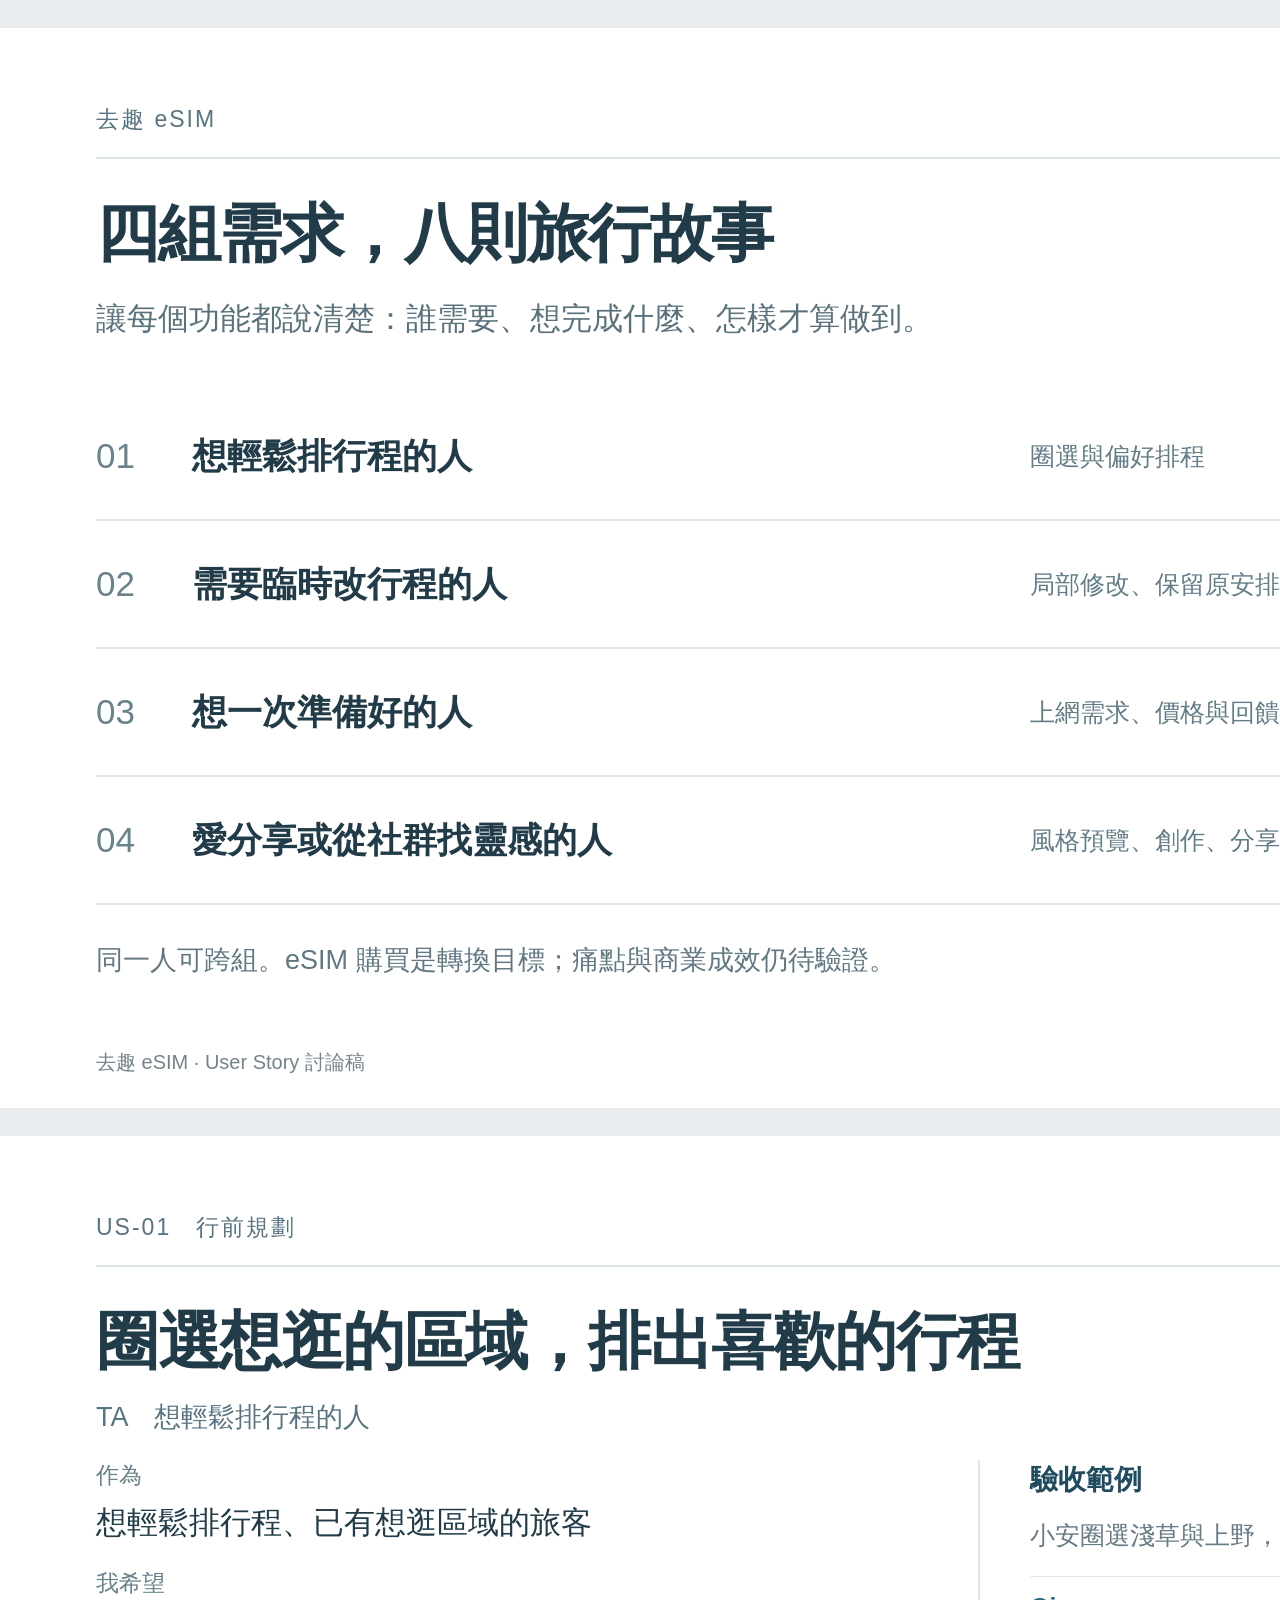
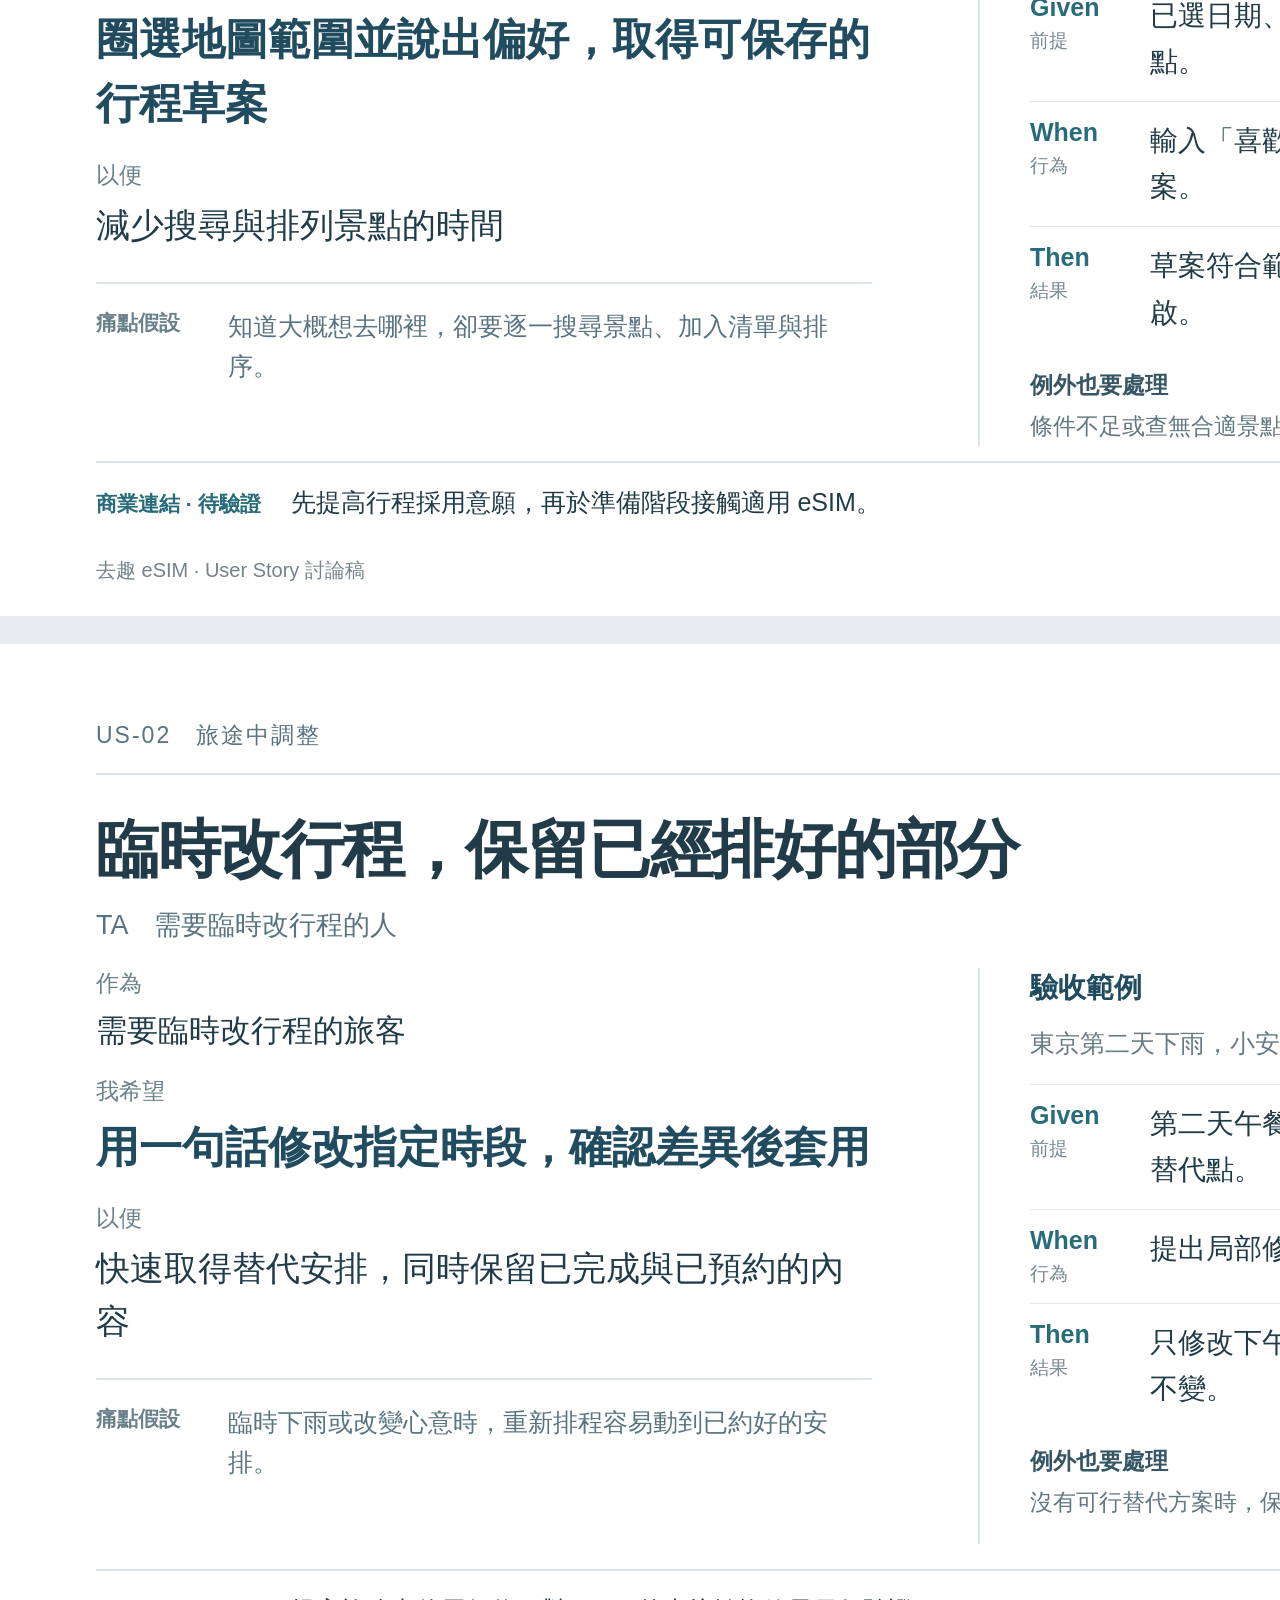
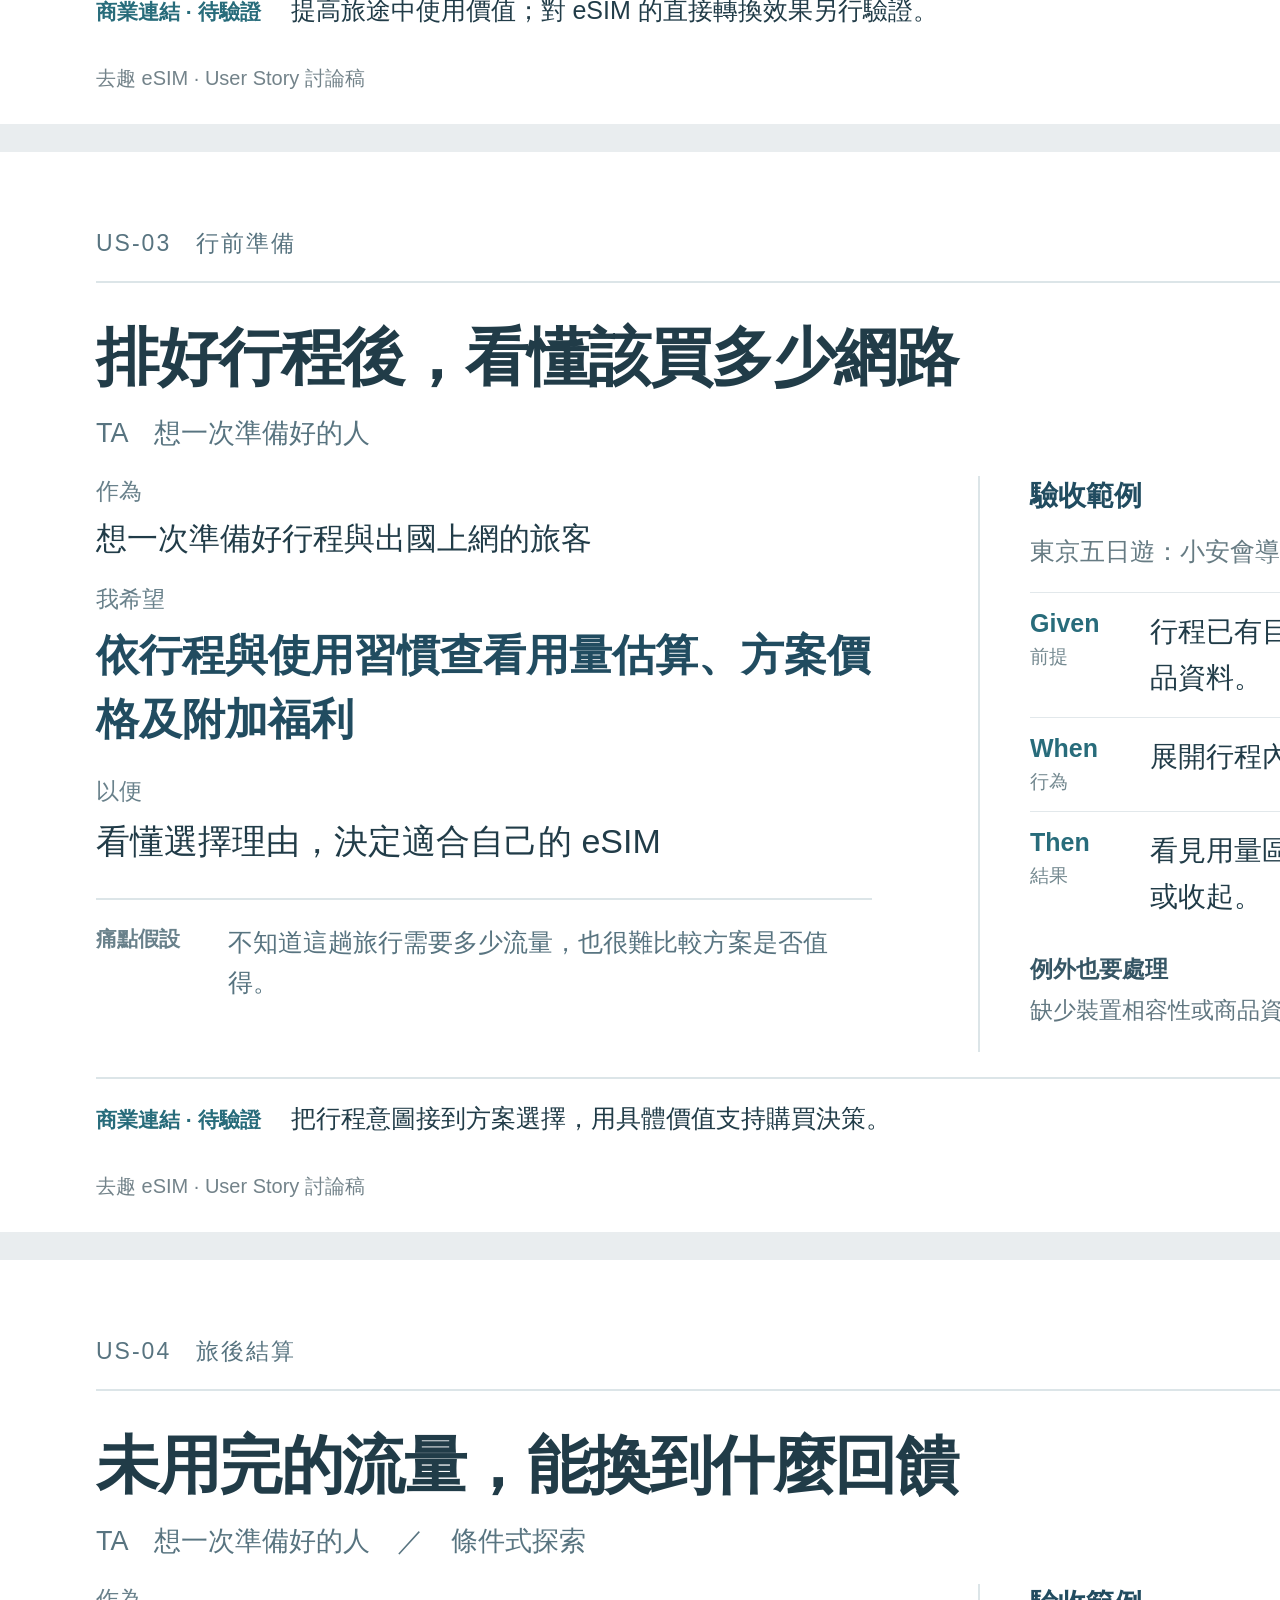
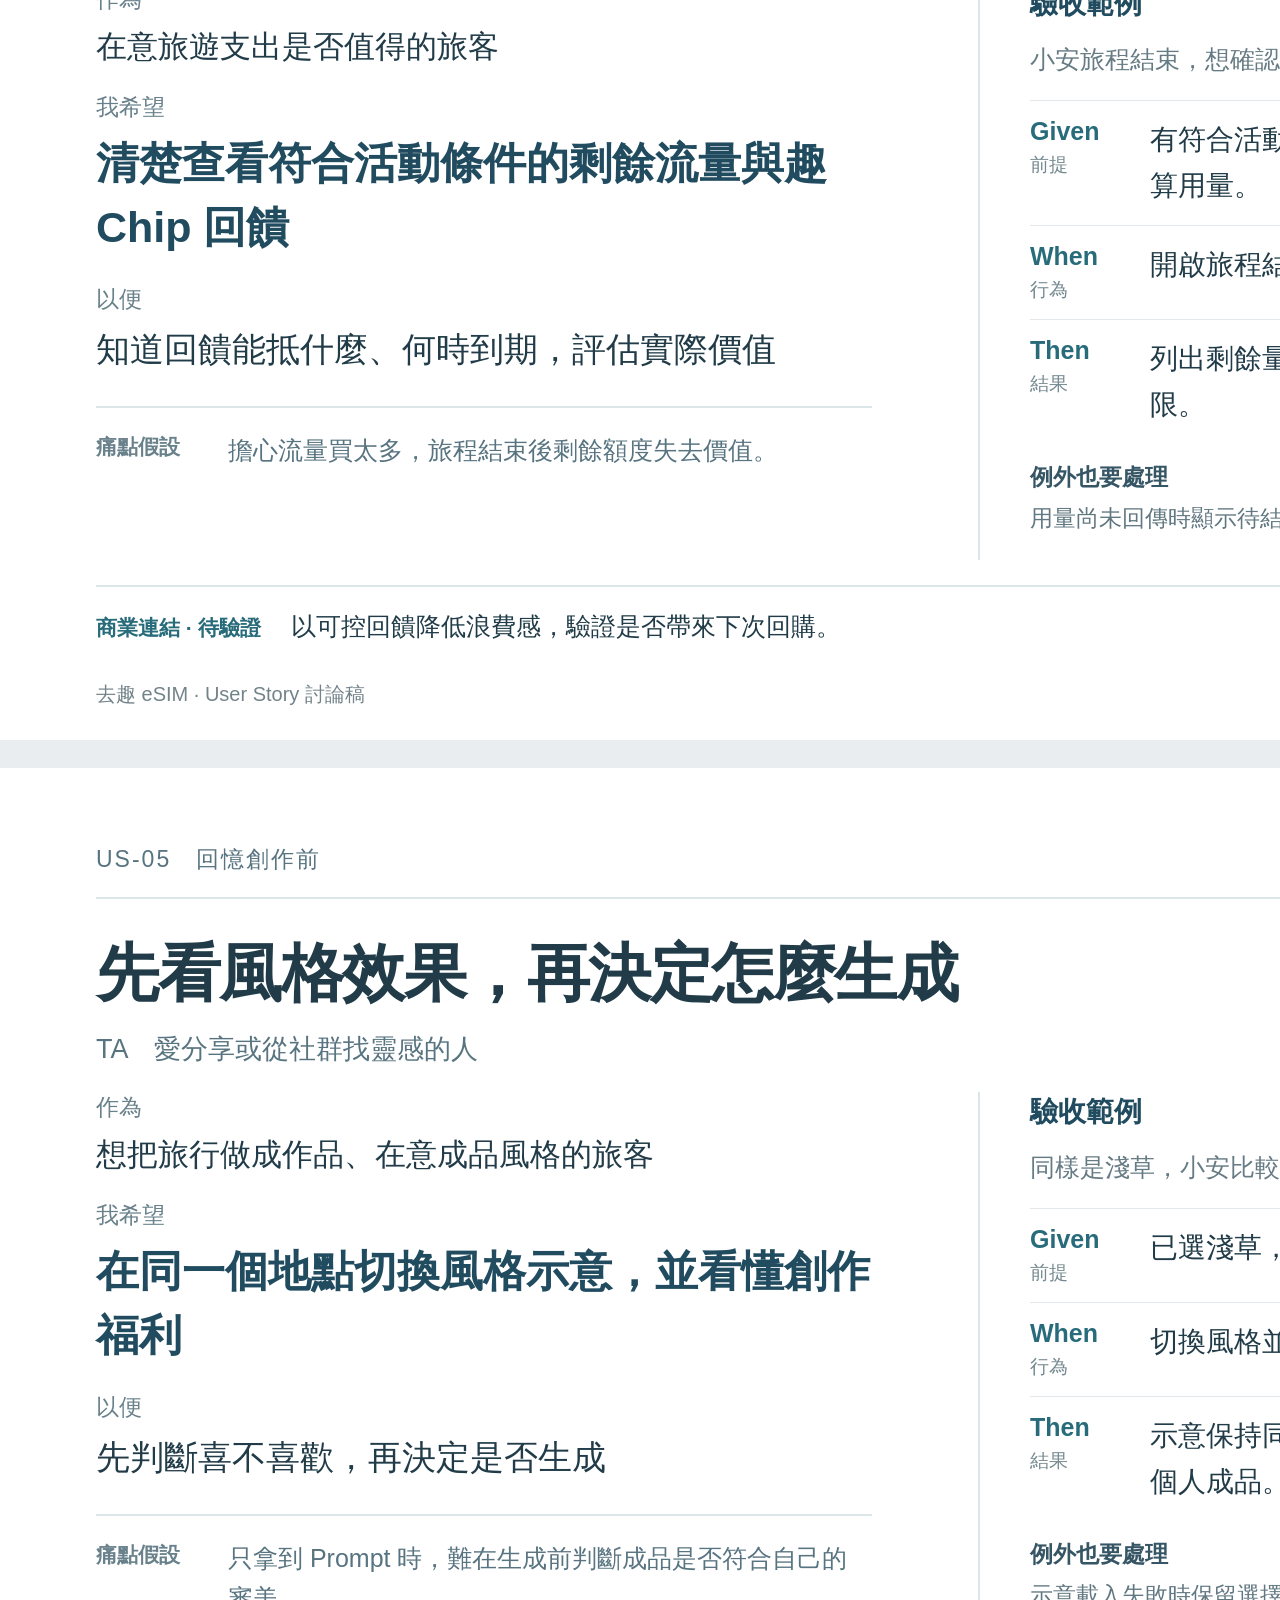
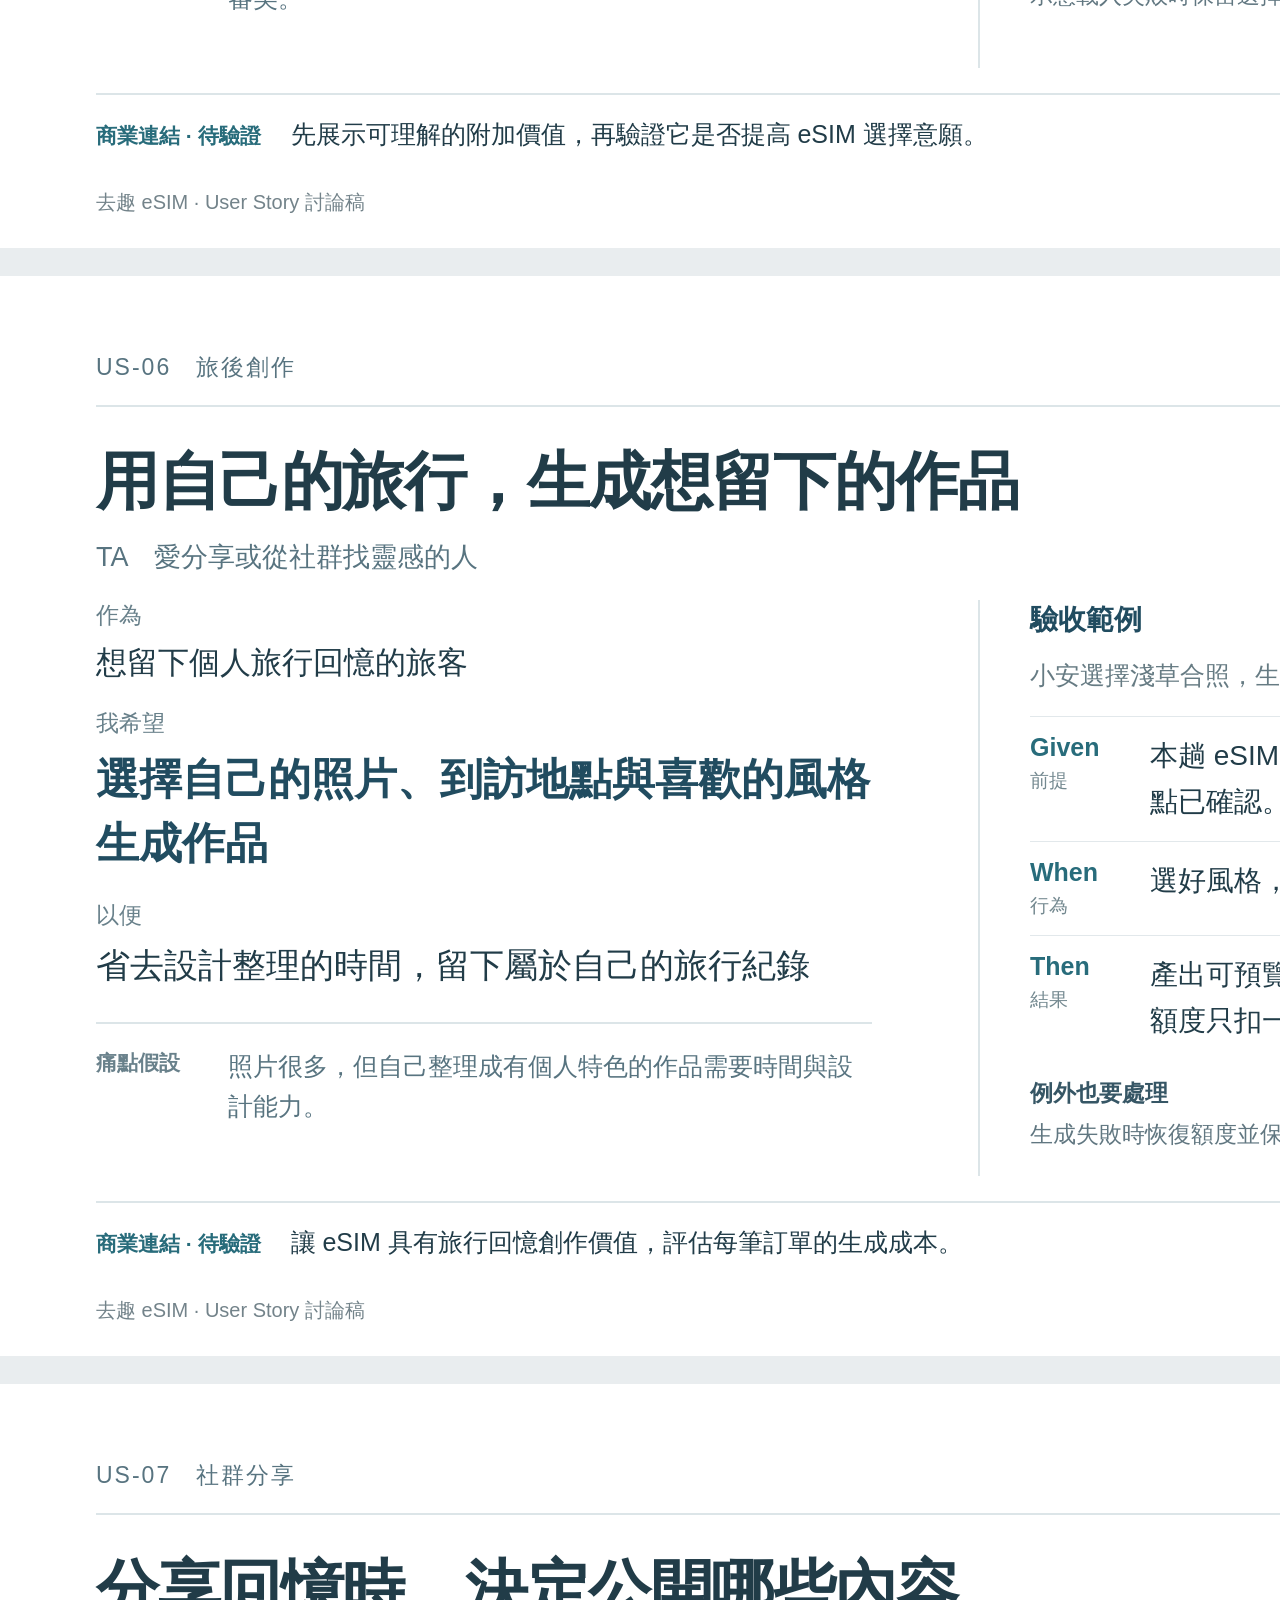
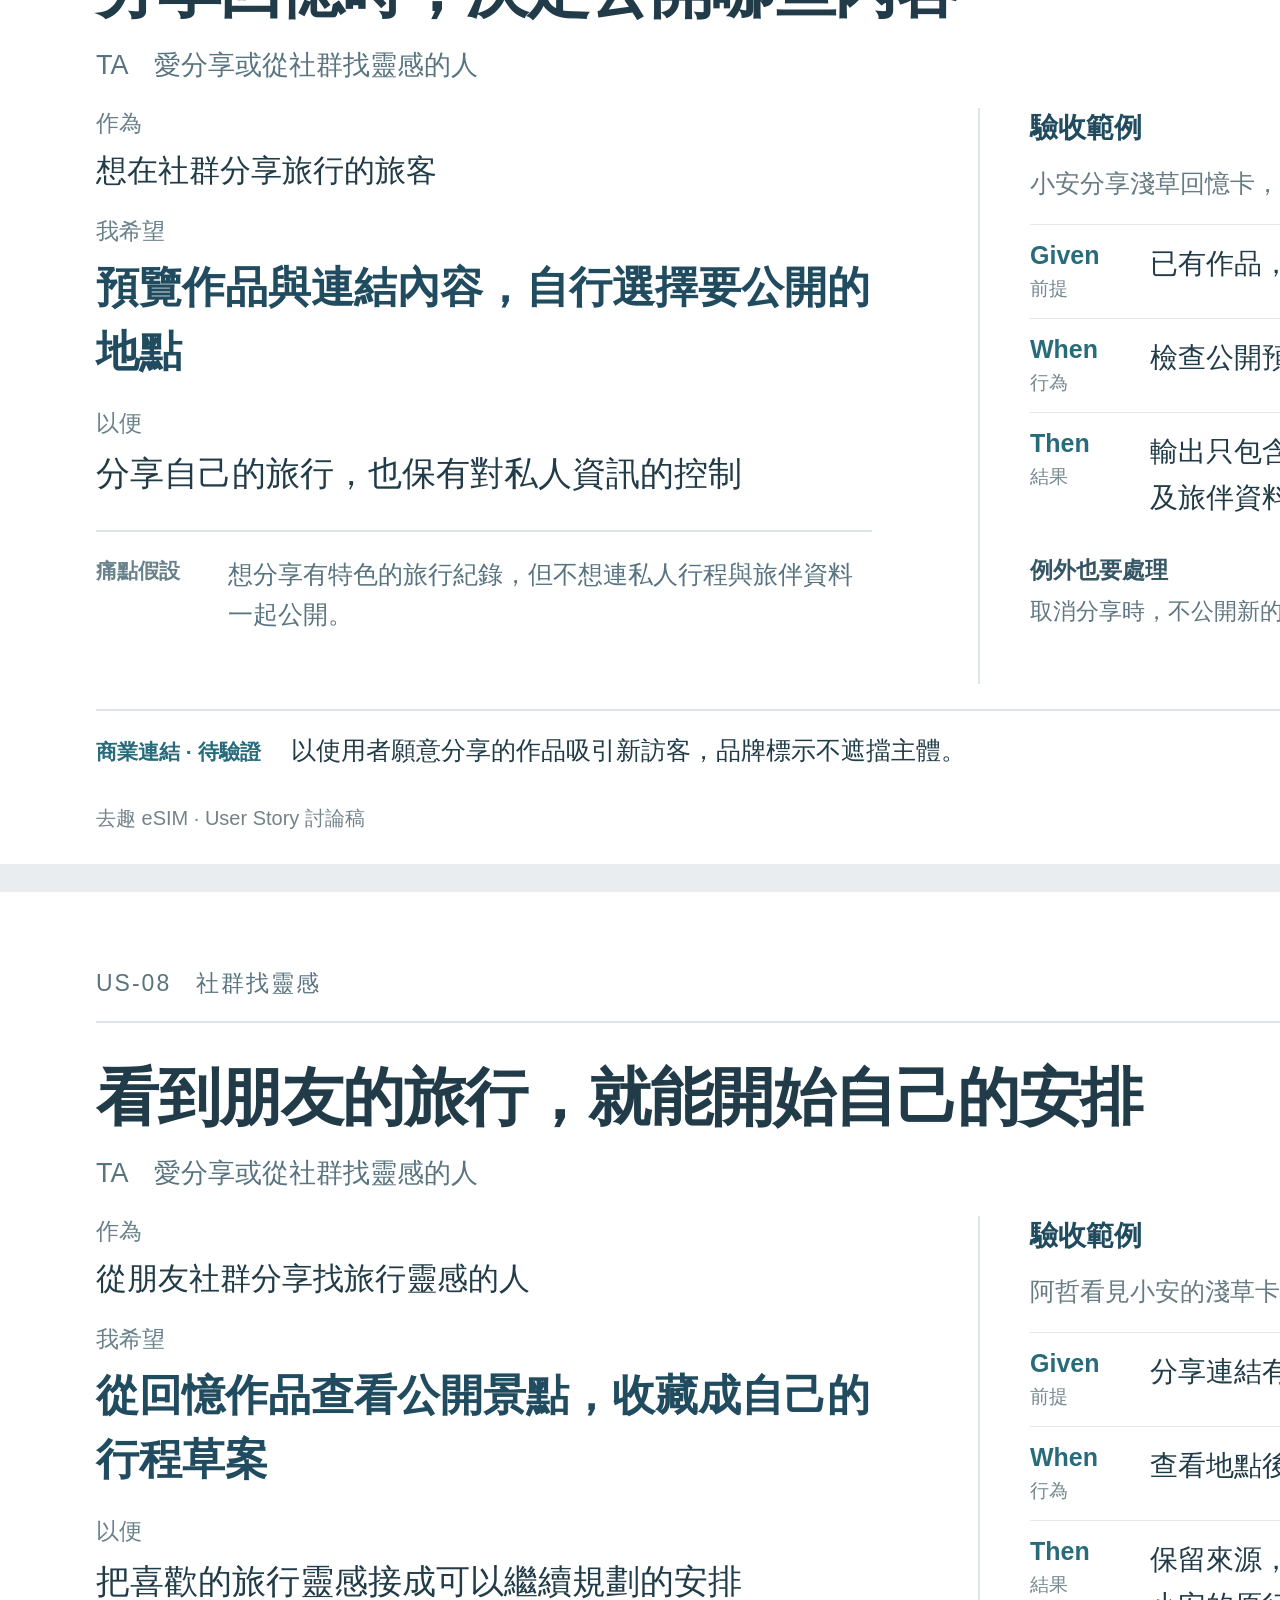
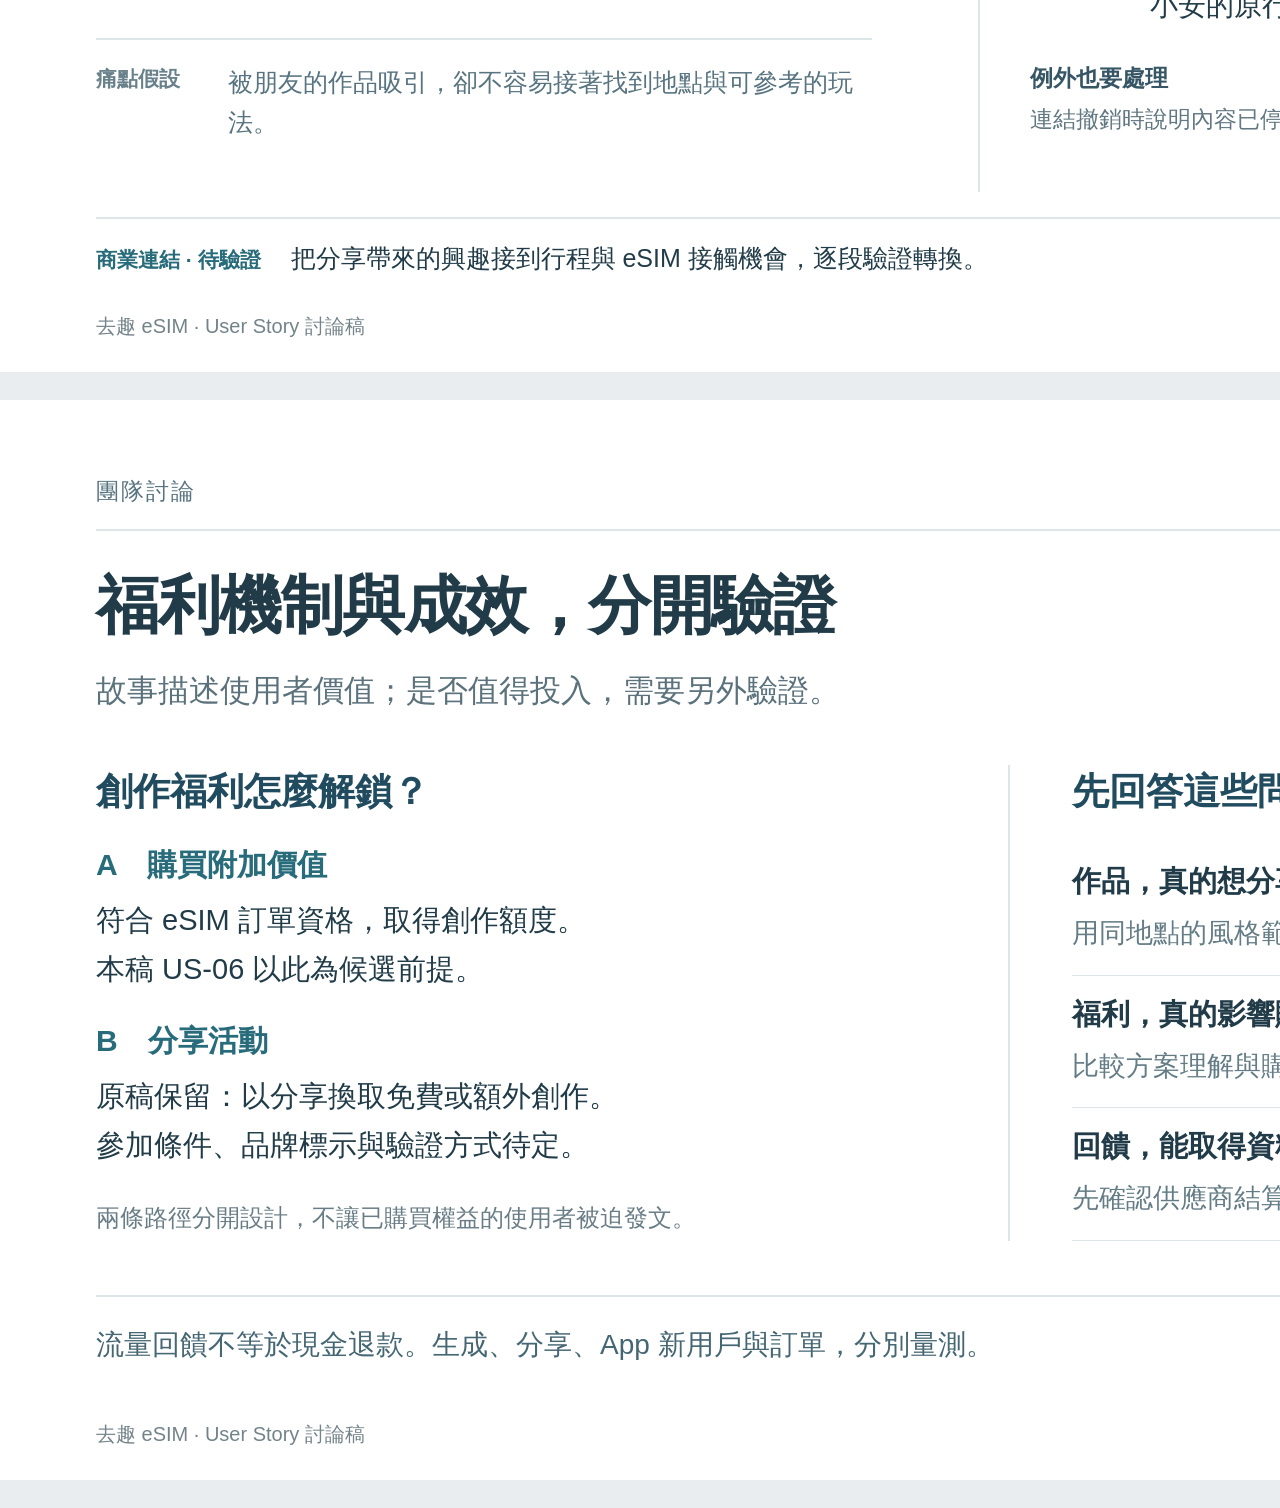
<file: user-story-slides.html>
<!doctype html><html lang="zh-Hant"><head><meta charset="UTF-8"><meta name="viewport" content="width=device-width, initial-scale=1"><title>去趣 User Story 補充簡報</title><style>*{box-sizing:border-box}html{scroll-behavior:smooth}body{margin:0;background:#e9edef;font-family:"Microsoft JhengHei","PingFang TC",Arial,sans-serif;color:#213c48}.page{width:1920px;height:1080px;position:relative;overflow:hidden;background:#fff;padding:76px 96px;margin:28px auto;page-break-after:always}header{display:flex;justify-content:space-between;color:#587480;font-size:23px;letter-spacing:2px;padding-bottom:22px;border-bottom:2px solid #dce5e8}h1{font-size:63px;line-height:1.3;letter-spacing:-1.5px;margin:34px 0 0;font-weight:700}h2{font-size:34px;line-height:1.45;margin:0}p{margin:0}footer{position:absolute;left:96px;right:96px;bottom:32px;display:flex;justify-content:space-between;font-size:20px;color:#73838a}footer span:last-child{font-family:Arial,sans-serif}.lead{font-size:31px;color:#5b727c;margin-top:19px;line-height:1.6}.story-ta{font-size:27px;color:#587480;margin-top:16px}.story-layout{display:grid;grid-template-columns:800px 1fr;gap:82px;margin-top:25px;height:576px}.narrative{padding-right:24px}.narrative>div>span{display:block;font-size:23px;color:#69818b;margin-bottom:8px}.role p{font-size:31px;line-height:1.55}.want{margin-top:21px}.want p{font-size:43px;line-height:1.5;font-weight:700;color:#214c60}.benefit{margin-top:24px}.benefit p{font-size:34px;line-height:1.55}.pain{display:grid;grid-template-columns:112px 1fr;gap:20px;margin-top:30px;padding-top:22px;border-top:2px solid #dce5e8}.pain b{font-size:21px;font-weight:600;padding-top:3px;color:#69818b}.pain p{font-size:25px;color:#587480;line-height:1.6}.acceptance{border-left:2px solid #dce5e8;padding-left:50px}.acceptance h2{font-size:28px;color:#214c60}.example{font-size:25px;line-height:1.65;color:#667b83;margin:15px 0 19px}.gwt{display:grid;grid-template-columns:96px 1fr;gap:24px;padding:16px 0;border-top:1px solid #e2e8eb}.gwt>div b{display:block;font-size:25px;font-family:Arial,sans-serif;color:#286c7b}.gwt>div span{display:block;font-size:19px;color:#748990;margin-top:6px}.gwt p{font-size:28px;line-height:1.65}.exception{margin-top:15px;font-size:23px;line-height:1.65;color:#617781}.exception b{font-weight:600;color:#365665}.exception p{margin-top:3px}.business{position:absolute;left:96px;right:96px;bottom:95px;display:flex;gap:30px;align-items:baseline;padding-top:21px;border-top:2px solid #dce5e8;font-size:25px;line-height:1.5}.business b{font-size:21px;white-space:nowrap;color:#286c7b}.overview-rows{margin-top:50px}.overview-rows>div{display:grid;grid-template-columns:78px 820px 1fr 165px;gap:18px;align-items:center;padding:27px 0;border-bottom:2px solid #e2e8eb;min-height:128px}.overview-rows b{font-size:35px;font-weight:400;color:#69838c}.overview-rows h2{font-size:35px}.overview-rows p{font-size:25px;line-height:1.5;color:#637d87}.overview-rows strong{font-size:23px;color:#286c7b;text-align:right}.overview-note{font-size:27px;color:#617883;margin-top:37px}.decisions-body{display:grid;grid-template-columns:1fr 1fr;gap:95px;margin-top:50px}.decisions-body h2{color:#214c60;font-size:37px;margin-bottom:24px}.option{margin-top:26px}.option b{font-size:30px;color:#286c7b}.option p{font-size:29px;line-height:1.7;margin-top:10px}.small-note{font-size:24px;line-height:1.7;color:#697d86;margin-top:28px}.decision-right{border-left:2px solid #dce5e8;padding-left:62px}.decision-right>div{padding:19px 0;border-bottom:1px solid #dce5e8}.decision-right b{font-size:29px}.decision-right p{font-size:27px;line-height:1.65;color:#637c85;margin-top:9px}.final-note{position:absolute;left:96px;right:96px;bottom:112px;font-size:28px;line-height:1.6;padding-top:26px;border-top:2px solid #dce5e8;color:#456673}@media print{body{background:white}.page{margin:0;break-after:page}@page{size:1920px 1080px;margin:0}}</style></head><body><section class="page overview" data-document-role="page" data-label="User Story 總覽" id="page-1"><header><span>去趣 eSIM</span><span>USER STORIES</span></header><h1>四組需求，八則旅行故事</h1><p class="lead">讓每個功能都說清楚：誰需要、想完成什麼、怎樣才算做到。</p><div class="overview-rows"><div><b>01</b><h2>想輕鬆排行程的人</h2><p>圈選與偏好排程</p><strong>US-01</strong></div><div><b>02</b><h2>需要臨時改行程的人</h2><p>局部修改、保留原安排</p><strong>US-02</strong></div><div><b>03</b><h2>想一次準備好的人</h2><p>上網需求、價格與回饋</p><strong>US-03–04</strong></div><div><b>04</b><h2>愛分享或從社群找靈感的人</h2><p>風格預覽、創作、分享與收藏</p><strong>US-05–08</strong></div></div><p class="overview-note">同一人可跨組。eSIM 購買是轉換目標；痛點與商業成效仍待驗證。</p><footer><span>去趣 eSIM · User Story 討論稿</span><span>01 / 10</span></footer></section>
<section class="page story" data-document-role="page" data-label="US-01 圈選想逛的區域，排出喜歡的行程" id="page-2"><header><span>US-01　行前規劃</span><span>核心功能排行程</span></header><h1>圈選想逛的區域，排出喜歡的行程</h1><p class="story-ta">TA　想輕鬆排行程的人</p><div class="story-layout"><div class="narrative"><div class="role"><span>作為</span><p>想輕鬆排行程、已有想逛區域的旅客</p></div><div class="want"><span>我希望</span><p>圈選地圖範圍並說出偏好，取得可保存的行程草案</p></div><div class="benefit"><span>以便</span><p>減少搜尋與排列景點的時間</p></div><div class="pain"><b>痛點假設</b><p>知道大概想去哪裡，卻要逐一搜尋景點、加入清單與排序。</p></div></div><div class="acceptance"><h2>驗收範例</h2><p class="example">小安圈選淺草與上野，想安排甜點、老街與悠閒的一天。</p><div class="gwt"><div><b>Given</b><span>前提</span></div><p>已選日期、區域與可用時段，資料中有符合偏好的景點。</p></div><div class="gwt"><div><b>When</b><span>行為</span></div><p>輸入「喜歡甜點與老街，下午想休息」，產生並保存草案。</p></div><div class="gwt"><div><b>Then</b><span>結果</span></div><p>草案符合範圍與時段，包含休息安排；保存後可再次開啟。</p></div><div class="exception"><b>例外也要處理</b><p>條件不足或查無合適景點時，說明缺少什麼並保留輸入。</p></div></div></div><div class="business"><b>商業連結 · 待驗證</b><p>先提高行程採用意願，再於準備階段接觸適用 eSIM。</p></div><footer><span>去趣 eSIM · User Story 討論稿</span><span>02 / 10</span></footer></section>
<section class="page story" data-document-role="page" data-label="US-02 臨時改行程，保留已經排好的部分" id="page-3"><header><span>US-02　旅途中調整</span><span>核心功能排行程</span></header><h1>臨時改行程，保留已經排好的部分</h1><p class="story-ta">TA　需要臨時改行程的人</p><div class="story-layout"><div class="narrative"><div class="role"><span>作為</span><p>需要臨時改行程的旅客</p></div><div class="want"><span>我希望</span><p>用一句話修改指定時段，確認差異後套用</p></div><div class="benefit"><span>以便</span><p>快速取得替代安排，同時保留已完成與已預約的內容</p></div><div class="pain"><b>痛點假設</b><p>臨時下雨或改變心意時，重新排程容易動到已約好的安排。</p></div></div><div class="acceptance"><h2>驗收範例</h2><p class="example">東京第二天下雨，小安說：「下午改室內，午餐和其他天保留。」</p><div class="gwt"><div><b>Given</b><span>前提</span></div><p>第二天午餐已鎖定，下午安排戶外景點，資料中有室內替代點。</p></div><div class="gwt"><div><b>When</b><span>行為</span></div><p>提出局部修改，檢查差異後確認套用。</p></div><div class="gwt"><div><b>Then</b><span>結果</span></div><p>只修改下午及必要交通段；午餐、已完成行程與其他天不變。</p></div><div class="exception"><b>例外也要處理</b><p>沒有可行替代方案時，保留原行程並說明原因。</p></div></div></div><div class="business"><b>商業連結 · 待驗證</b><p>提高旅途中使用價值；對 eSIM 的直接轉換效果另行驗證。</p></div><footer><span>去趣 eSIM · User Story 討論稿</span><span>03 / 10</span></footer></section>
<section class="page story" data-document-role="page" data-label="US-03 排好行程後，看懂該買多少網路" id="page-4"><header><span>US-03　行前準備</span><span>eSIM 與其他服務的連結</span></header><h1>排好行程後，看懂該買多少網路</h1><p class="story-ta">TA　想一次準備好的人</p><div class="story-layout"><div class="narrative"><div class="role"><span>作為</span><p>想一次準備好行程與出國上網的旅客</p></div><div class="want"><span>我希望</span><p>依行程與使用習慣查看用量估算、方案價格及附加福利</p></div><div class="benefit"><span>以便</span><p>看懂選擇理由，決定適合自己的 eSIM</p></div><div class="pain"><b>痛點假設</b><p>不知道這趟旅行需要多少流量，也很難比較方案是否值得。</p></div></div><div class="acceptance"><h2>驗收範例</h2><p class="example">東京五日遊：小安會導航、傳照片，飯店有 Wi-Fi。</p><div class="gwt"><div><b>Given</b><span>前提</span></div><p>行程已有目的地與天數，小安已填上網習慣；有可用商品資料。</p></div><div class="gwt"><div><b>When</b><span>行為</span></div><p>展開行程內的「這趟上網怎麼選」。</p></div><div class="gwt"><div><b>Then</b><span>結果</span></div><p>看見用量區間與假設、實付價格及福利條件，可選方案或收起。</p></div><div class="exception"><b>例外也要處理</b><p>缺少裝置相容性或商品資料時，提示查核，不宣稱一定適用。</p></div></div></div><div class="business"><b>商業連結 · 待驗證</b><p>把行程意圖接到方案選擇，用具體價值支持購買決策。</p></div><footer><span>去趣 eSIM · User Story 討論稿</span><span>04 / 10</span></footer></section>
<section class="page story" data-document-role="page" data-label="US-04 未用完的流量，能換到什麼回饋" id="page-5"><header><span>US-04　旅後結算</span><span>eSIM 與其他服務的連結</span></header><h1>未用完的流量，能換到什麼回饋</h1><p class="story-ta">TA　想一次準備好的人　／　條件式探索</p><div class="story-layout"><div class="narrative"><div class="role"><span>作為</span><p>在意旅遊支出是否值得的旅客</p></div><div class="want"><span>我希望</span><p>清楚查看符合活動條件的剩餘流量與趣Chip 回饋</p></div><div class="benefit"><span>以便</span><p>知道回饋能抵什麼、何時到期，評估實際價值</p></div><div class="pain"><b>痛點假設</b><p>擔心流量買太多，旅程結束後剩餘額度失去價值。</p></div></div><div class="acceptance"><h2>驗收範例</h2><p class="example">小安旅程結束，想確認這張方案是否符合剩餘流量回饋。</p><div class="gwt"><div><b>Given</b><span>前提</span></div><p>有符合活動的有限總量方案，且供應商已提供可信的結算用量。</p></div><div class="gwt"><div><b>When</b><span>行為</span></div><p>開啟旅程結算，查看回饋結果。</p></div><div class="gwt"><div><b>Then</b><span>結果</span></div><p>列出剩餘量、計算規則與回饋上限，並顯示用途及期限。</p></div><div class="exception"><b>例外也要處理</b><p>用量尚未回傳時顯示待結算，不先承諾或發放回饋。</p></div></div></div><div class="business"><b>商業連結 · 待驗證</b><p>以可控回饋降低浪費感，驗證是否帶來下次回購。</p></div><footer><span>去趣 eSIM · User Story 討論稿</span><span>05 / 10</span></footer></section>
<section class="page story" data-document-role="page" data-label="US-05 先看風格效果，再決定怎麼生成" id="page-6"><header><span>US-05　回憶創作前</span><span>AI 生圖問題</span></header><h1>先看風格效果，再決定怎麼生成</h1><p class="story-ta">TA　愛分享或從社群找靈感的人</p><div class="story-layout"><div class="narrative"><div class="role"><span>作為</span><p>想把旅行做成作品、在意成品風格的旅客</p></div><div class="want"><span>我希望</span><p>在同一個地點切換風格示意，並看懂創作福利</p></div><div class="benefit"><span>以便</span><p>先判斷喜不喜歡，再決定是否生成</p></div><div class="pain"><b>痛點假設</b><p>只拿到 Prompt 時，難在生成前判斷成品是否符合自己的審美。</p></div></div><div class="acceptance"><h2>驗收範例</h2><p class="example">同樣是淺草，小安比較紙感貼紙、手帳拼貼與復古明信片。</p><div class="gwt"><div><b>Given</b><span>前提</span></div><p>已選淺草，介面提供同一地點、不同風格的示意作品。</p></div><div class="gwt"><div><b>When</b><span>行為</span></div><p>切換風格並查看本趟 eSIM 的創作福利。</p></div><div class="gwt"><div><b>Then</b><span>結果</span></div><p>示意保持同一地點，清楚標示風格與福利條件，不冒充個人成品。</p></div><div class="exception"><b>例外也要處理</b><p>示意載入失敗時保留選擇，提供重新載入。</p></div></div></div><div class="business"><b>商業連結 · 待驗證</b><p>先展示可理解的附加價值，再驗證它是否提高 eSIM 選擇意願。</p></div><footer><span>去趣 eSIM · User Story 討論稿</span><span>06 / 10</span></footer></section>
<section class="page story" data-document-role="page" data-label="US-06 用自己的旅行，生成想留下的作品" id="page-7"><header><span>US-06　旅後創作</span><span>AI 生圖問題</span></header><h1>用自己的旅行，生成想留下的作品</h1><p class="story-ta">TA　愛分享或從社群找靈感的人</p><div class="story-layout"><div class="narrative"><div class="role"><span>作為</span><p>想留下個人旅行回憶的旅客</p></div><div class="want"><span>我希望</span><p>選擇自己的照片、到訪地點與喜歡的風格生成作品</p></div><div class="benefit"><span>以便</span><p>省去設計整理的時間，留下屬於自己的旅行紀錄</p></div><div class="pain"><b>痛點假設</b><p>照片很多，但自己整理成有個人特色的作品需要時間與設計能力。</p></div></div><div class="acceptance"><h2>驗收範例</h2><p class="example">小安選擇淺草合照，生成紙感貼紙卡，先保存再決定是否分享。</p><div class="gwt"><div><b>Given</b><span>前提</span></div><p>本趟 eSIM 訂單符合創作資格，有剩餘額度，照片與地點已確認。</p></div><div class="gwt"><div><b>When</b><span>行為</span></div><p>選好風格，確認使用一次額度並開始生成。</p></div><div class="gwt"><div><b>Then</b><span>結果</span></div><p>產出可預覽及保存的作品，保留所選人物與地點資訊，額度只扣一次。</p></div><div class="exception"><b>例外也要處理</b><p>生成失敗時恢復額度並保留輸入，可重新嘗試。</p></div></div></div><div class="business"><b>商業連結 · 待驗證</b><p>讓 eSIM 具有旅行回憶創作價值，評估每筆訂單的生成成本。</p></div><footer><span>去趣 eSIM · User Story 討論稿</span><span>07 / 10</span></footer></section>
<section class="page story" data-document-role="page" data-label="US-07 分享回憶時，決定公開哪些內容" id="page-8"><header><span>US-07　社群分享</span><span>AI 生圖與社群導流</span></header><h1>分享回憶時，決定公開哪些內容</h1><p class="story-ta">TA　愛分享或從社群找靈感的人</p><div class="story-layout"><div class="narrative"><div class="role"><span>作為</span><p>想在社群分享旅行的旅客</p></div><div class="want"><span>我希望</span><p>預覽作品與連結內容，自行選擇要公開的地點</p></div><div class="benefit"><span>以便</span><p>分享自己的旅行，也保有對私人資訊的控制</p></div><div class="pain"><b>痛點假設</b><p>想分享有特色的旅行紀錄，但不想連私人行程與旅伴資料一起公開。</p></div></div><div class="acceptance"><h2>驗收範例</h2><p class="example">小安分享淺草回憶卡，讓朋友看到景點，但不公開住宿與旅伴。</p><div class="gwt"><div><b>Given</b><span>前提</span></div><p>已有作品，小安選好公開景點，尚未確認發佈。</p></div><div class="gwt"><div><b>When</b><span>行為</span></div><p>檢查公開預覽後，選擇下載或開啟分享。</p></div><div class="gwt"><div><b>Then</b><span>結果</span></div><p>輸出只包含確認內容；公開連結不顯示住宿、聯絡方式及旅伴資料。</p></div><div class="exception"><b>例外也要處理</b><p>取消分享時，不公開新的行程內容。</p></div></div></div><div class="business"><b>商業連結 · 待驗證</b><p>以使用者願意分享的作品吸引新訪客，品牌標示不遮擋主體。</p></div><footer><span>去趣 eSIM · User Story 討論稿</span><span>08 / 10</span></footer></section>
<section class="page story" data-document-role="page" data-label="US-08 看到朋友的旅行，就能開始自己的安排" id="page-9"><header><span>US-08　社群找靈感</span><span>AI 生圖與社群導流</span></header><h1>看到朋友的旅行，就能開始自己的安排</h1><p class="story-ta">TA　愛分享或從社群找靈感的人</p><div class="story-layout"><div class="narrative"><div class="role"><span>作為</span><p>從朋友社群分享找旅行靈感的人</p></div><div class="want"><span>我希望</span><p>從回憶作品查看公開景點，收藏成自己的行程草案</p></div><div class="benefit"><span>以便</span><p>把喜歡的旅行靈感接成可以繼續規劃的安排</p></div><div class="pain"><b>痛點假設</b><p>被朋友的作品吸引，卻不容易接著找到地點與可參考的玩法。</p></div></div><div class="acceptance"><h2>驗收範例</h2><p class="example">阿哲看見小安的淺草卡片，收藏景點並改成自己的週末行程。</p><div class="gwt"><div><b>Given</b><span>前提</span></div><p>分享連結有效，包含小安同意公開的景點。</p></div><div class="gwt"><div><b>When</b><span>行為</span></div><p>查看地點後，選擇收藏或建立自己的行程。</p></div><div class="gwt"><div><b>Then</b><span>結果</span></div><p>保留來源，只複製公開內容；可改日期與偏好，不更動小安的原行程。</p></div><div class="exception"><b>例外也要處理</b><p>連結撤銷時說明內容已停止公開，不回傳私人資料。</p></div></div></div><div class="business"><b>商業連結 · 待驗證</b><p>把分享帶來的興趣接到行程與 eSIM 接觸機會，逐段驗證轉換。</p></div><footer><span>去趣 eSIM · User Story 討論稿</span><span>09 / 10</span></footer></section>
<section class="page decisions" data-document-role="page" data-label="福利機制與驗證" id="page-10"><header><span>團隊討論</span><span>BUSINESS ASSUMPTIONS</span></header><h1>福利機制與成效，分開驗證</h1><p class="lead">故事描述使用者價值；是否值得投入，需要另外驗證。</p><div class="decisions-body"><div><h2>創作福利怎麼解鎖？</h2><div class="option"><b>A　購買附加價值</b><p>符合 eSIM 訂單資格，取得創作額度。<br>本稿 US-06 以此為候選前提。</p></div><div class="option"><b>B　分享活動</b><p>原稿保留：以分享換取免費或額外創作。<br>參加條件、品牌標示與驗證方式待定。</p></div><p class="small-note">兩條路徑分開設計，不讓已購買權益的使用者被迫發文。</p></div><div class="decision-right"><h2>先回答這些問題</h2><div><b>作品，真的想分享嗎？</b><p>用同地點的風格範例，觀察選擇與保存意願。</p></div><div><b>福利，真的影響購買嗎？</b><p>比較方案理解與購買意願，評估每筆生成成本。</p></div><div><b>回饋，能取得資料且負擔得起嗎？</b><p>先確認供應商結算、適用方案與趣Chip 上限。</p></div></div></div><div class="final-note">流量回饋不等於現金退款。生成、分享、App 新用戶與訂單，分別量測。</div><footer><span>去趣 eSIM · User Story 討論稿</span><span>10 / 10</span></footer></section></body></html>
</file>
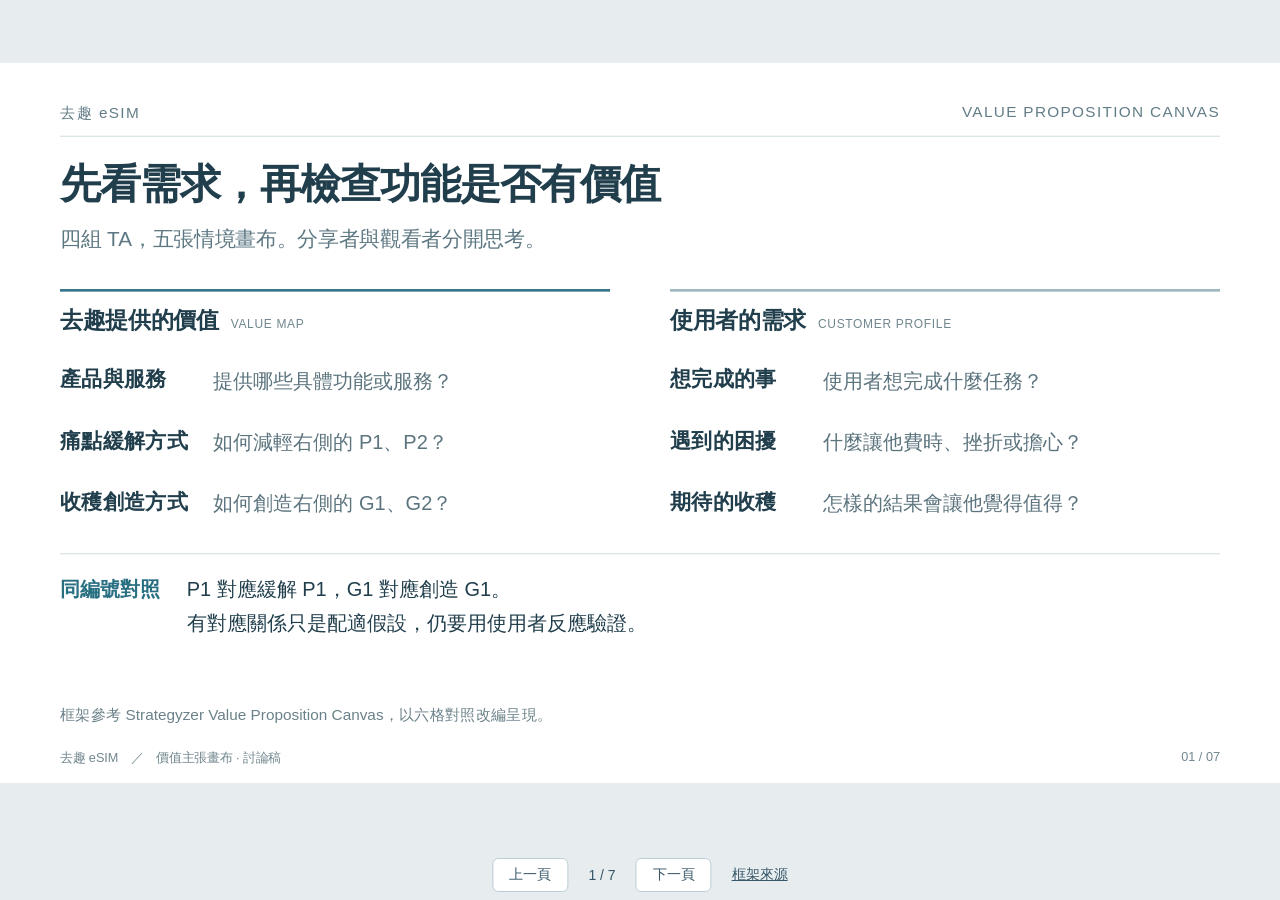
<file: value-proposition-canvas.html>
<!doctype html><html lang="zh-Hant"><head><meta charset="UTF-8"><meta name="viewport" content="width=device-width,initial-scale=1"><title>去趣 eSIM 價值主張畫布</title><style>*{box-sizing:border-box}body{margin:0;background:#e7edef;color:#213e4c;font-family:"Microsoft JhengHei","PingFang TC",Arial,sans-serif}.page{width:1920px;height:1080px;padding:60px 90px;position:relative;overflow:hidden;background:#fff;margin:24px auto}header{display:flex;justify-content:space-between;font-size:23px;letter-spacing:2px;color:#637d87;padding-bottom:18px;border-bottom:2px solid #dce5e8}h1{font-size:61px;line-height:1.3;margin:32px 0 0;font-weight:700;letter-spacing:-1px}.lead{font-size:31px;line-height:1.65;color:#5d7882;margin:16px 0 0}h2,h3,p{margin:0}h2{font-size:34px;line-height:1.4}h2 small{font:18px Arial,sans-serif;letter-spacing:1px;margin-left:18px;color:#71868e}footer{position:absolute;left:90px;right:90px;bottom:24px;display:flex;justify-content:space-between;color:#71868e;font-size:19px}footer span:last-child{font-family:Arial,sans-serif}.intro-grid{display:grid;grid-template-columns:1fr 1fr;gap:90px;margin-top:50px}.intro-grid>div{padding-top:20px;border-top:4px solid #38778b}.intro-grid>div+div{border-top-color:#a0b9bf}.intro-grid dl{display:grid;grid-template-columns:230px 1fr;row-gap:44px;margin:42px 0 0}.intro-grid dt{font-size:32px;font-weight:700}.intro-grid dd{font-size:30px;line-height:1.6;margin:0;color:#5c747e}.intro-bottom{display:flex;gap:40px;border-top:2px solid #dce5e8;padding-top:28px;margin-top:50px;font-size:30px;line-height:1.65}.intro-bottom b{white-space:nowrap;color:#286f82}.method{position:absolute;bottom:84px;left:90px;right:90px;font-size:23px;line-height:1.6;color:#6b8189}.canvas-title{font-size:54px;margin-top:15px}.scenario{font-size:26px;color:#637b85;margin-top:12px;line-height:1.5}.promise{font-size:32px;font-weight:700;color:#286c7e;margin-top:12px;line-height:1.5}.canvas{display:grid;grid-template-columns:1fr 1fr;gap:68px;margin-top:18px}.half{border-top:4px solid #38778b}.half.customer{border-top-color:#a0b9bf}.half h2{font-size:27px;padding:11px 0}.half h2 small{font-size:16px}.cell{height:163px;border-top:1px solid #dce5e8;padding:14px 0}.cell h3{font-size:26px;line-height:1.35;margin:0 0 14px;font-weight:700}.cell h3 small{font:17px Arial,sans-serif;color:#748991;margin-left:14px}.cell p{display:flex;gap:16px;margin:9px 0 0;font-size:27px;line-height:1.55}.cell p b{font:21px Arial,sans-serif;color:#38778b;flex:0 0 34px;padding-top:7px}.cell p span{flex:1}.fit{position:absolute;left:90px;right:90px;bottom:114px;border-top:2px solid #dce5e8;padding-top:21px;font-size:29px;line-height:1.5;font-weight:700;color:#286f82}.canvas-disclosure{position:absolute;left:90px;right:90px;bottom:72px;font-size:21px;color:#72858d}.biz-table{margin-top:35px}.biz-row{display:grid;grid-template-columns:370px 620px 1fr;gap:42px;border-bottom:1px solid #dce5e8;padding:22px 0;align-items:start;font-size:29px;line-height:1.6}.biz-row.table-head{font-size:24px;color:#6b828c;padding:0 0 15px}.biz-row b{font-size:30px;color:#214c60}.biz-row p{color:#587580}.biz-row small{display:block;font-size:21px;font-weight:400;color:#78898f}.biz-note{margin-top:35px;display:flex;gap:35px;font-size:29px;line-height:1.6}.biz-note b{color:#286f82;white-space:nowrap}.biz-note p{color:#3c5c6c}@media print{body{background:#fff}.page{margin:0;break-after:page}@page{size:1920px 1080px;margin:0}}body{height:100vh;overflow:hidden;background:#e7edef}.page{margin:0;display:none;transform-origin:top left;position:absolute;left:0;top:0}.page.active{display:block}.controls{position:fixed;bottom:8px;left:50%;transform:translateX(-50%);display:flex;gap:20px;align-items:center;font-size:14px;color:#375769}.controls button{border:1px solid #bcccd3;border-radius:6px;background:#fff;padding:7px 16px;color:inherit;font:inherit;cursor:pointer}.controls a{color:inherit}@media print{body{height:auto;overflow:visible}.page{display:block!important;position:relative!important;transform:none!important;left:0!important;top:0!important}.controls{display:none}}</style></head><body><section class="page" id="page-1" data-document-role="page" data-label="價值主張畫布怎麼讀"><header><span>去趣 eSIM</span><span>VALUE PROPOSITION CANVAS</span></header><h1>先看需求，再檢查功能是否有價值</h1><p class="lead">四組 TA，五張情境畫布。分享者與觀看者分開思考。</p><div class="intro-grid"><div><h2>去趣提供的價值<small>VALUE MAP</small></h2><dl><dt>產品與服務</dt><dd>提供哪些具體功能或服務？</dd><dt>痛點緩解方式</dt><dd>如何減輕右側的 P1、P2？</dd><dt>收穫創造方式</dt><dd>如何創造右側的 G1、G2？</dd></dl></div><div><h2>使用者的需求<small>CUSTOMER PROFILE</small></h2><dl><dt>想完成的事</dt><dd>使用者想完成什麼任務？</dd><dt>遇到的困擾</dt><dd>什麼讓他費時、挫折或擔心？</dd><dt>期待的收穫</dt><dd>怎樣的結果會讓他覺得值得？</dd></dl></div></div><div class="intro-bottom"><b>同編號對照</b><p>P1 對應緩解 P1，G1 對應創造 G1。<br>有對應關係只是配適假設，仍要用使用者反應驗證。</p></div><p class="method">框架參考 Strategyzer Value Proposition Canvas，以六格對照改編呈現。</p><footer><span>去趣 eSIM　／　價值主張畫布 · 討論稿</span><span>01 / 07</span></footer></section>
<section class="page" id="page-2" data-document-role="page" data-label="01 想輕鬆排行程的人"><header><span>TA 01</span><span>旅行需求</span></header><h1 class="canvas-title">想輕鬆排行程的人</h1><p class="scenario">行前已有想逛的區域，希望排出符合偏好的一天。</p><p class="promise">少花時間查找與排序，也能排出符合自己步調的旅行。</p><div class="canvas"><div class="half"><h2>去趣提供的價值<small>VALUE MAP</small></h2><div class="cell"><h3>產品與服務<small>Products & Services</small></h3><p><b>S1</b><span>地圖圈選、自然語言偏好輸入與行程草案。</span></p><p><b>S2</b><span>可保存、分享與共編的行程預覽。</span></p></div><div class="cell"><h3>痛點緩解方式<small>Pain Relievers</small></h3><p><b>P1</b><span>批次整理圈選區域的候選景點，減少逐筆搜尋與加入。</span></p><p><b>P2</b><span>呈現路線、停留時間與推薦理由，協助取捨。</span></p></div><div class="cell"><h3>收穫創造方式<small>Gain Creators</small></h3><p><b>G1</b><span>把休息、飲食與興趣偏好納入安排，並允許局部修改。</span></p><p><b>G2</b><span>提供旅伴共用的草案與理由，讓討論有共同依據。</span></p></div></div><div class="half customer"><h2>使用者的需求<small>CUSTOMER PROFILE</small></h2><div class="cell"><h3>想完成的事<small>Customer Jobs</small></h3><p><b>J1</b><span>安排符合時間與偏好的旅遊行程。</span></p><p><b>J2</b><span>把自己的想法整理成可與旅伴討論的安排。</span></p></div><div class="cell"><h3>遇到的困擾<small>Pains</small></h3><p><b>P1</b><span>逐一找景點、確認位置與排序，很花時間。</span></p><p><b>P2</b><span>資訊很多，難判斷哪些景點值得排在一起。</span></p></div><div class="cell"><h3>期待的收穫<small>Gains</small></h3><p><b>G1</b><span>行程有自己的興趣與步調，不只是熱門景點清單。</span></p><p><b>G2</b><span>旅伴看得懂安排與理由，容易一起做決定。</span></p></div></div></div><div class="fit">優先驗證 P1：使用者是否比原本流程更快得到願意保存的行程？</div><p class="canvas-disclosure">內容與優先順序均為待驗證假設。相關故事：US-01</p><footer><span>去趣 eSIM　／　價值主張畫布 · 討論稿</span><span>02 / 07</span></footer></section>
<section class="page" id="page-3" data-document-role="page" data-label="02 需要臨時改行程的人"><header><span>TA 02</span><span>旅行需求</span></header><h1 class="canvas-title">需要臨時改行程的人</h1><p class="scenario">旅途中遇到下雨、店休或改變心意，又有已預約的安排。</p><p class="promise">快速找到可行的替代安排，保留已經確定的部分。</p><div class="canvas"><div class="half"><h2>去趣提供的價值<small>VALUE MAP</small></h2><div class="cell"><h3>產品與服務<small>Products & Services</small></h3><p><b>S1</b><span>對話式局部改程，搭配鎖定項目與差異預覽。</span></p><p><b>S2</b><span>根據可用資料提供替代安排，並可復原變更。</span></p></div><div class="cell"><h3>痛點緩解方式<small>Pain Relievers</small></h3><p><b>P1</b><span>只調整指定時段，保留已完成、鎖定與未受影響的安排。</span></p><p><b>P2</b><span>集中呈現替代點與交通資訊，標出仍需確認的部分。</span></p></div><div class="cell"><h3>收穫創造方式<small>Gain Creators</small></h3><p><b>G1</b><span>套用前看差異、套用後可復原，保有選擇與控制。</span></p><p><b>G2</b><span>沿用原本偏好找替代點，讓變動仍符合旅行期待。</span></p></div></div><div class="half customer"><h2>使用者的需求<small>CUSTOMER PROFILE</small></h2><div class="cell"><h3>想完成的事<small>Customer Jobs</small></h3><p><b>J1</b><span>在現場條件改變時，找到接下來能去的地方。</span></p><p><b>J2</b><span>保留預約與已完成的行程，更新後續安排。</span></p></div><div class="cell"><h3>遇到的困擾<small>Pains</small></h3><p><b>P1</b><span>重排整份行程，容易改掉不想動的部分。</span></p><p><b>P2</b><span>時間有限，難同時確認替代景點與交通是否可行。</span></p></div><div class="cell"><h3>期待的收穫<small>Gains</small></h3><p><b>G1</b><span>清楚掌握改了哪裡，覺得行程仍在自己控制中。</span></p><p><b>G2</b><span>臨時改變也有符合自己偏好的選擇。</span></p></div></div></div><div class="fit">優先驗證 P1：局部調整是否減少誤改與重新整理的負擔？</div><p class="canvas-disclosure">內容與優先順序均為待驗證假設。相關故事：US-02</p><footer><span>去趣 eSIM　／　價值主張畫布 · 討論稿</span><span>03 / 07</span></footer></section>
<section class="page" id="page-4" data-document-role="page" data-label="03 想一次準備好的人"><header><span>TA 03</span><span>旅行需求</span></header><h1 class="canvas-title">想一次準備好的人</h1><p class="scenario">行程已排好，正在處理出國上網，想知道怎麼買才值得。</p><p class="promise">沿用行程看懂上網需求、實付價格與福利，完成出國準備。</p><div class="canvas"><div class="half"><h2>去趣提供的價值<small>VALUE MAP</small></h2><div class="cell"><h3>產品與服務<small>Products & Services</small></h3><p><b>S1</b><span>行程用量估算、eSIM 方案比較與裝置相容性提示。</span></p><p><b>S2</b><span>同頁呈現實付價格與創作福利；回饋規則另列。</span></p></div><div class="cell"><h3>痛點緩解方式<small>Pain Relievers</small></h3><p><b>P1</b><span>顯示用量區間與估算假設，可調整自己的使用習慣。</span></p><p><b>P2</b><span>把價格、限制與福利條件放在一起，減少來回查找。</span></p></div><div class="cell"><h3>收穫創造方式<small>Gain Creators</small></h3><p><b>G1</b><span>解釋方案適合的原因，並提供購買前檢查重點。</span></p><p><b>G2</b><span>先展示創作福利效果，讓使用者判斷附加價值。</span></p></div></div><div class="half customer"><h2>使用者的需求<small>CUSTOMER PROFILE</small></h2><div class="cell"><h3>想完成的事<small>Customer Jobs</small></h3><p><b>J1</b><span>選到符合目的地、天數與使用習慣的上網方案。</span></p><p><b>J2</b><span>確認費用與附加權益，完成購買前的準備。</span></p></div><div class="cell"><h3>遇到的困擾<small>Pains</small></h3><p><b>P1</b><span>不知道要買多少流量，怕不夠用，也怕買多浪費。</span></p><p><b>P2</b><span>方案規則與福利分散，很難比較實際價值。</span></p></div><div class="cell"><h3>期待的收穫<small>Gains</small></h3><p><b>G1</b><span>知道選擇理由與適用條件，對上網準備更有把握。</span></p><p><b>G2</b><span>在可負擔的價格下，得到自己會使用的旅行福利。</span></p></div></div></div><div class="fit">優先驗證 P2：使用者能否正確說出要付多少、得到什麼、有哪些限制？</div><p class="canvas-disclosure">內容與優先順序均為待驗證假設。相關故事：US-03、US-04（條件式探索）</p><footer><span>去趣 eSIM　／　價值主張畫布 · 討論稿</span><span>04 / 07</span></footer></section>
<section class="page" id="page-5" data-document-role="page" data-label="04A 愛分享或從社群找靈感的人"><header><span>TA 04A</span><span>社群分享與找靈感</span></header><h1 class="canvas-title">愛分享或從社群找靈感的人</h1><p class="scenario">分享者｜旅後想把自己的照片做成好看、願意發出去的回憶。</p><p class="promise">先看懂風格，再把自己的旅行做成有辨識度、想分享的作品。</p><div class="canvas"><div class="half"><h2>去趣提供的價值<small>VALUE MAP</small></h2><div class="cell"><h3>產品與服務<small>Products & Services</small></h3><p><b>S1</b><span>同地點的多風格示意，以及照片與到訪內容選擇。</span></p><p><b>S2</b><span>個人回憶生成、保存及自選公開內容的分享功能。</span></p></div><div class="cell"><h3>痛點緩解方式<small>Pain Relievers</small></h3><p><b>P1</b><span>生成前切換風格示意，清楚區分示意與個人成品。</span></p><p><b>P2</b><span>提供照片、內容與風格選擇，減少制式成品與整理負擔。</span></p></div><div class="cell"><h3>收穫創造方式<small>Gain Creators</small></h3><p><b>G1</b><span>保留確認過的地標與地名，讓同地點的旅行可辨認。</span></p><p><b>G2</b><span>結合個人照片與所選風格，保留自己的旅行故事。</span></p></div></div><div class="half customer"><h2>使用者的需求<small>CUSTOMER PROFILE</small></h2><div class="cell"><h3>想完成的事<small>Customer Jobs</small></h3><p><b>J1</b><span>把自己的旅遊照片整理成值得保存的回憶。</span></p><p><b>J2</b><span>向朋友表達這趟旅行的特色與自己的感受。</span></p></div><div class="cell"><h3>遇到的困擾<small>Pains</small></h3><p><b>P1</b><span>只拿到 Prompt，生成前很難判斷效果是否喜歡。</span></p><p><b>P2</b><span>成品太制式、不符合審美，整理與重做又花時間。</span></p></div><div class="cell"><h3>期待的收穫<small>Gains</small></h3><p><b>G1</b><span>看得出相同旅遊地點，能和去過的人產生共鳴。</span></p><p><b>G2</b><span>風格與內容有個人特色，是自己願意分享的作品。</span></p></div></div></div><div class="fit">優先驗證 G2：使用者是否真的願意保存或分享，而不只是覺得新奇？</div><p class="canvas-disclosure">內容與優先順序均為待驗證假設。相關故事：US-05、US-06、US-07</p><footer><span>去趣 eSIM　／　價值主張畫布 · 討論稿</span><span>05 / 07</span></footer></section>
<section class="page" id="page-6" data-document-role="page" data-label="04B 愛分享或從社群找靈感的人"><header><span>TA 04B</span><span>社群分享與找靈感</span></header><h1 class="canvas-title">愛分享或從社群找靈感的人</h1><p class="scenario">觀看者｜被朋友的旅行作品吸引，想知道是哪裡、怎麼安排。</p><p class="promise">從朋友的旅行回憶找到地點，接著排成適合自己的行程。</p><div class="canvas"><div class="half"><h2>去趣提供的價值<small>VALUE MAP</small></h2><div class="cell"><h3>產品與服務<small>Products & Services</small></h3><p><b>S1</b><span>回憶作品連結到分享者同意公開的景點頁。</span></p><p><b>S2</b><span>收藏公開景點，建立可調整的個人行程草案。</span></p></div><div class="cell"><h3>痛點緩解方式<small>Pain Relievers</small></h3><p><b>P1</b><span>提供作品對應地名與公開景點資訊，減少猜測。</span></p><p><b>P2</b><span>從公開頁直接收藏，登入保存後接回原本選擇。</span></p></div><div class="cell"><h3>收穫創造方式<small>Gain Creators</small></h3><p><b>G1</b><span>保留公開的地點與旅行故事，讓觀看有可參考的脈絡。</span></p><p><b>G2</b><span>可修改日期、偏好與景點，將靈感變成自己的安排。</span></p></div></div><div class="half customer"><h2>使用者的需求<small>CUSTOMER PROFILE</small></h2><div class="cell"><h3>想完成的事<small>Customer Jobs</small></h3><p><b>J1</b><span>找到分享作品中的地點與值得參考的玩法。</span></p><p><b>J2</b><span>把有興趣的景點收進自己的旅行安排。</span></p></div><div class="cell"><h3>遇到的困擾<small>Pains</small></h3><p><b>P1</b><span>作品好看，卻缺少地名或可繼續查找的資訊。</span></p><p><b>P2</b><span>想照著玩，仍得跨平台搜尋並重新整理景點。</span></p></div><div class="cell"><h3>期待的收穫<small>Gains</small></h3><p><b>G1</b><span>理解朋友的旅行脈絡，更容易想像自己的旅程。</span></p><p><b>G2</b><span>保留靈感來源，同時排成符合自己日期與偏好的玩法。</span></p></div></div></div><div class="fit">優先驗證 J2：看作品的人是否有意願接著收藏或規劃，而不只按讚？</div><p class="canvas-disclosure">內容與優先順序均為待驗證假設。相關故事：US-08</p><footer><span>去趣 eSIM　／　價值主張畫布 · 討論稿</span><span>06 / 07</span></footer></section>
<section class="page" id="page-7" data-document-role="page" data-label="eSIM 商業連結與驗證"><header><span>商業落地</span><span>下一步驗證</span></header><h1>使用者覺得值得，去趣也要有收益</h1><p class="lead">價值主張與商業效益分開檢查，才知道哪個機制值得做。</p><div class="biz-table"><div class="biz-row table-head"><strong>候選機制</strong><strong>使用者得到什麼</strong><strong>去趣要驗證什麼</strong></div><div class="biz-row"><b>行程內選購 eSIM</b><p>沿用資料，看懂需求、實付價格與適用條件。</p><p>方案理解與購買轉換是否改善？</p></div><div class="biz-row"><b>購買解鎖回憶創作</b><p>先看風格效果，取得想使用的創作福利。</p><p>新增訂單的貢獻是否足以負擔生成與服務成本？</p></div><div class="biz-row"><b>回憶分享帶入朋友</b><p>分享有特色的作品，朋友能接著找到景點。</p><p>有效訪客是否接續保存行程、啟用 App 或購買？</p></div><div class="biz-row exploratory"><b>剩餘流量換趣Chip<small>條件式探索</small></b><p>依規則取得有用途的回饋，減少浪費感。</p><p>能否取得可靠結算？回饋成本、上限與回購效果如何？</p></div></div><div class="biz-note"><b>先驗證這條核心假設</b><p>回憶作品的吸引力，是否足以影響 eSIM 選擇，而不是只增加生圖使用？</p></div><p class="method">流量未使用不代表供應商節省成本。趣Chip 不等同現金退款；免費生成換分享另立活動評估。</p><footer><span>去趣 eSIM　／　價值主張畫布 · 討論稿</span><span>07 / 07</span></footer></section><nav class="controls" aria-label="投影片導覽"><button id="prev">上一頁</button><span id="counter" aria-live="polite"></span><button id="next">下一頁</button><a href="https://www.strategyzer.com/library/the-value-proposition-canvas" target="_blank" rel="noopener">框架來源</a></nav><script>(()=>{let i=Math.max(0,Math.min(6,Number(location.hash.slice(1))-1||0));const pages=[...document.querySelectorAll('.page')];function show(){const scale=Math.min(innerWidth/1920,(innerHeight-55)/1080);pages.forEach((p,n)=>{p.classList.toggle('active',n===i);p.style.transform='scale('+scale+')';p.style.left=Math.max(0,(innerWidth-1920*scale)/2)+'px';p.style.top=Math.max(0,(innerHeight-55-1080*scale)/2)+'px'});document.getElementById('counter').textContent=(i+1)+' / 7';document.getElementById('prev').disabled=i===0;document.getElementById('next').disabled=i===6;history.replaceState(null,'','#'+(i+1))}document.getElementById('prev').onclick=()=>{i=Math.max(0,i-1);show()};document.getElementById('next').onclick=()=>{i=Math.min(6,i+1);show()};document.addEventListener('keydown',e=>{if(e.key==='ArrowRight'){i=Math.min(6,i+1);show()}if(e.key==='ArrowLeft'){i=Math.max(0,i-1);show()}});addEventListener('resize',show);addEventListener('hashchange',()=>{i=Math.max(0,Math.min(6,Number(location.hash.slice(1))-1||0));show()});show()})()</script></body></html>
</file>
<file: styles.css>
:root{--ink:#242a28;--muted:#777e79;--accent:#326956;--accent-dark:#254f40;--tint:#f0f6f2;--line:#e5e9e6;--wash:#f8f9f7;--white:#fff;--shadow:0 12px 40px rgba(33,51,42,.045);--font:"Segoe UI","Microsoft JhengHei","PingFang TC",sans-serif}
*{box-sizing:border-box}html{background:var(--white);scroll-behavior:smooth}body{margin:0;color:var(--ink);font-family:var(--font);font-size:15px;line-height:1.6;-webkit-font-smoothing:antialiased}button,a{-webkit-tap-highlight-color:transparent}button{font:inherit;cursor:pointer}button,a{touch-action:manipulation}a{color:inherit;text-decoration:none}button{color:inherit}button:disabled{cursor:default;opacity:.45}button:focus-visible,a:focus-visible,[tabindex="0"]:focus-visible{outline:3px solid #84a695;outline-offset:5px}h1:focus{outline:none}h1,h2,h3,p{margin:0}b,strong{font-weight:650}h1{font-size:clamp(30px,3vw,43px);font-weight:650;line-height:1.35;letter-spacing:-1.8px}h2{font-weight:650}h3{font-weight:600}small{font-size:12px}button[hidden],[hidden]{display:none!important}.accent{color:var(--accent)}.muted{color:var(--muted)}
.site-header{min-height:88px;padding:0 4.2%;display:flex;align-items:center;gap:23px;border-bottom:1px solid var(--line);background:#fff}.brand{font-size:29px;font-weight:750;letter-spacing:-1.5px;color:var(--accent);display:flex;align-items:baseline;gap:9px}.brand>span{font-size:14px;letter-spacing:0;font-weight:600}.header-divider{height:23px;width:1px;background:var(--line)}.project-label{font-size:10px;letter-spacing:1.5px;color:var(--muted);white-space:nowrap}.main-nav{display:flex;align-items:center;gap:6px;margin-left:auto}.main-nav a{padding:11px 13px;border-radius:7px;font-size:13px;font-weight:600;white-space:nowrap;transition:background .2s,color .2s}.main-nav a>span{font-size:10px;font-weight:400;margin-right:4px;color:var(--muted)}.main-nav a:hover{background:var(--wash)}.main-nav a.active{background:var(--tint);color:var(--accent)}.main-nav a.active>span{color:var(--accent)}.prototype-tag{font-size:10px;letter-spacing:1px;color:var(--muted);border:1px solid var(--line);padding:4px 8px;white-space:nowrap}
main{max-width:1290px;margin:auto;padding:0 52px}.page{min-height:calc(100svh - 159px);padding:43px 0 27px;display:flex;flex-direction:column;justify-content:center}.page.entering{animation:page-in .45s ease both}.eyebrow{font-size:10px;font-weight:650;letter-spacing:2px;color:var(--muted);display:flex;align-items:center;gap:10px;line-height:1.5}.tiny-line{display:inline-block;width:27px;height:2px;background:var(--accent)}.button{min-height:48px;padding:12px 21px;border:1px solid transparent;border-radius:9px;display:inline-flex;align-items:center;justify-content:center;gap:20px;line-height:1.4;font-size:14px;font-weight:600;transition:background .2s,transform .2s,border-color .2s}.button:hover:not(:disabled){transform:translateY(-2px)}.button:active:not(:disabled){transform:translateY(0)}.primary{background:var(--accent);color:white}.primary:hover:not(:disabled){background:var(--accent-dark)}.secondary{background:white;border-color:var(--line)}.secondary:hover:not(:disabled){background:var(--wash);border-color:#bdc9c1}.compact{min-height:43px;padding:10px 16px;font-size:12px;white-space:nowrap}.text-link{display:inline-flex;align-items:center;gap:13px;font-size:13px;font-weight:600;min-height:44px}.text-link:hover{color:var(--accent)}.text-link span{transition:transform .2s}.text-link:hover span{transform:translateX(3px)}.full-width{width:100%;justify-content:space-between}.pill{font-size:10px;letter-spacing:.3px;background:#e6eee7;color:var(--accent);border-radius:20px;padding:5px 11px;font-weight:600;white-space:nowrap}.pill.neutral{background:var(--wash);color:var(--muted)}.small-label{font-size:10px;color:var(--muted);line-height:1.7}.panel{border:1px solid var(--line);border-radius:17px;box-shadow:var(--shadow);background:var(--white)}
.overview-page{display:grid;grid-template-columns:1fr 1fr;align-items:center;gap:70px;padding-top:42px;padding-bottom:45px}.hero-copy{padding-bottom:10px}.hero-kicker{font-size:17px;margin:34px 0 12px;font-weight:600}.hero-copy h1{font-size:clamp(40px,4.6vw,65px);letter-spacing:-2.5px;line-height:1.26}.hero-description{font-size:17px;color:var(--muted);margin-top:25px;line-height:1.85}.hero-actions{display:flex;gap:26px;align-items:center;margin-top:32px}.hero-proof{display:flex;align-items:center;gap:12px;font-size:10px;margin-top:50px;color:var(--muted);white-space:nowrap}.hero-proof strong{font-size:11px;font-weight:500;color:#606962}.proof-line{width:25px;height:1px;background:#c8d1cb}.hero-visual{padding:13px 0 0}.trip-ticket{border:1px solid #dce4dd;border-radius:19px;box-shadow:0 24px 60px rgba(35,51,41,.065);overflow:hidden}.ticket-top{display:flex;justify-content:space-between;align-items:center;padding:24px 28px 0;font-size:9px;letter-spacing:1.7px;color:var(--muted)}.ticket-destination{display:flex;justify-content:space-between;align-items:center;margin:23px 28px 0}.destination-small{font-size:10px;letter-spacing:2px;color:var(--muted)}.ticket-destination h2{font-size:49px;line-height:1.35;letter-spacing:-2px;font-weight:650}.ticket-destination h2>span{font-size:15px;letter-spacing:0;margin-left:13px;font-weight:500;color:var(--muted)}.ticket-days{display:flex;flex-direction:column;align-items:center;border-left:1px solid var(--line);padding-left:25px}.ticket-days strong{font-size:45px;line-height:1.1;font-weight:400;color:var(--accent)}.ticket-days>span{font-size:9px;letter-spacing:2px;margin-top:4px;color:var(--muted)}.ticket-meta{display:flex;justify-content:space-between;align-items:center;font-size:11px;color:var(--muted);margin:13px 28px 24px}.ticket-meta>span:first-child{color:var(--ink);letter-spacing:1px}.mini-itinerary{display:grid;grid-template-columns:repeat(5,1fr);margin:0 28px;padding:19px 0;border-top:1px solid var(--line);border-bottom:1px solid var(--line);gap:7px}.mini-itinerary>div{display:flex;flex-direction:column;gap:6px}.mini-itinerary small{font-size:8px;color:var(--muted);letter-spacing:1px}.mini-itinerary strong{font-size:12px;font-weight:500}.ticket-crew{display:flex;align-items:center;gap:15px;padding:23px 28px}.avatar-stack{display:flex;padding-left:0}.avatar{height:36px;width:36px;border-radius:50%;background:#e4ebe5;border:3px solid white;color:var(--accent);display:inline-flex;align-items:center;justify-content:center;font-size:12px;font-weight:650;flex-shrink:0}.avatar.solid{background:var(--accent);color:white}.avatar-stack .avatar+.avatar{margin-left:-9px}.ticket-crew>div:last-child{display:flex;flex-direction:column;gap:3px}.ticket-crew strong{font-size:11px;font-weight:600}.ticket-crew>div>span:not(.avatar){font-size:10px;color:var(--muted)}.ticket-perk{background:var(--tint);border-top:1px solid #e1e9e2;padding:18px 28px;display:flex;align-items:center;gap:12px}.check-circle{width:25px;height:25px;border-radius:50%;background:var(--accent);color:white;font-size:12px;display:inline-flex;align-items:center;justify-content:center;flex-shrink:0}.ticket-perk strong{display:block;font-size:13px;color:var(--accent)}.ticket-perk div>span{display:block;font-size:10px;color:#758379;margin-top:3px}.hero-results{margin-top:26px;display:flex;align-items:center;gap:24px;padding:0 8px}.hero-results>div{display:flex;flex-direction:column;gap:2px}.hero-results>div>span{font-size:10px;color:var(--muted)}.hero-results strong{font-size:31px;font-weight:500;line-height:1.5;font-variant-numeric:tabular-nums}.hero-results strong b{font-weight:500}.hero-results small{font-size:10px;margin-left:7px;color:var(--muted)}.hero-results>.small-label{margin-left:auto}.result-divider{height:37px;width:1px;background:var(--line)}.hero-avatar.arrive{animation:avatar-in .5s cubic-bezier(.2,.8,.2,1) both}
.page-heading{display:flex;justify-content:space-between;align-items:flex-end;margin-bottom:29px;gap:20px}.page-heading h1{margin:12px 0 10px}.page-heading p{font-size:13px;color:var(--muted)}.demo-grid{display:grid;grid-template-columns:1.06fr 1fr;gap:25px}.app-mini-header{min-height:48px;border-bottom:1px solid var(--line);padding:12px 23px;display:flex;align-items:center;gap:20px;color:var(--muted);font-size:10px}.mini-brand{color:var(--accent);font-size:18px;letter-spacing:-.8px;font-weight:700}.app-mini-header>.small-label{margin-left:auto;font-size:9px}.app-mini-header>span>span{margin:0 5px}.itinerary-content{padding:23px 28px 17px}.trip-heading{display:flex;justify-content:space-between;align-items:center}.trip-heading .eyebrow{font-size:9px;letter-spacing:1px}.trip-heading h2{font-size:29px;letter-spacing:-1px;margin-top:6px}.trip-heading p{color:var(--muted);font-size:11px;margin-top:2px}.trip-stamp{font-size:22px;letter-spacing:2px;line-height:1.15;text-align:center;color:#8a9b8e;border:1px solid #d7e0d9;padding:13px 12px;border-radius:8px}.trip-stamp small{font-size:8px;letter-spacing:1px}.crew-row{display:flex;gap:12px;align-items:center;margin:23px 0;font-size:12px}.demo-avatars{display:flex;gap:2px}.demo-avatars .avatar{height:34px;width:34px;border-width:2px;font-size:11px}.avatar.empty{border:1px dashed #d6ded7;color:#a9b3ab;background:transparent;font-size:14px}.avatar.just-joined{animation:avatar-in .5s cubic-bezier(.2,.8,.2,1) both}.host-label{color:var(--muted);font-size:10px;margin-left:auto}.crew-row strong{font-size:17px;margin-left:5px;color:var(--accent);font-variant-numeric:tabular-nums}.day-tabs{display:flex;gap:6px;border-bottom:1px solid var(--line);padding-bottom:12px;margin-bottom:8px}.day-tabs button{background:transparent;border:0;border-radius:6px;flex:1;min-height:35px;font-size:11px;color:var(--muted)}.day-tabs button.active{background:var(--tint);color:var(--accent);font-weight:600}.day-tabs button:hover{background:var(--wash);color:var(--accent)}.plan-stop{display:grid;grid-template-columns:43px 20px 1fr;align-items:start;gap:10px;padding:11px 0;position:relative}.plan-stop time{font-size:10px;color:var(--muted);padding-top:3px}.stop-marker{width:8px;height:8px;background:#96ac9f;border:2px solid white;box-shadow:0 0 0 1px #bdcbc1;border-radius:50%;position:relative;margin:8px 6px 0}.plan-stop:not(:last-child) .stop-marker:after{content:"";position:absolute;width:1px;height:52px;background:var(--line);top:9px;left:1.5px}.plan-stop h3{font-size:13px;line-height:1.7}.plan-stop p{font-size:10px;color:var(--muted);margin-top:3px}.trip-note{display:flex;align-items:center;gap:7px;border-top:1px solid var(--line);margin-top:8px;padding-top:13px;font-size:10px;color:var(--muted)}.note-dot{width:5px;height:5px;border-radius:50%;background:var(--accent)}
.deal-card{padding:25px 26px 19px;display:flex;flex-direction:column}.deal-top{display:flex;flex-wrap:wrap;justify-content:space-between;gap:6px;align-items:center}.deal-top .eyebrow{font-size:8px;letter-spacing:1px}.deal-top .small-label{font-size:9px}.deal-card h2{font-size:22px;letter-spacing:-.7px;margin-top:13px}.progress-caption{display:flex;align-items:center;justify-content:space-between;font-size:10px;color:var(--muted);margin-top:22px}.progress-caption strong{color:var(--accent);font-size:12px}.deal-progress{position:relative;display:flex;align-items:center;justify-content:space-between;margin:16px 9px 22px;height:19px}.deal-progress:before{content:"";height:3px;position:absolute;left:0;right:0;background:#edf0ed;top:8px}#deal-progress-fill{position:absolute;left:0;top:8px;height:3px;background:var(--accent);width:0;transition:width .6s cubic-bezier(.2,.8,.2,1)}.progress-dot{border:1px solid #e3e8e3;border-radius:50%;width:23px;height:23px;position:relative;background:#fff;display:flex;align-items:center;justify-content:center;font-size:9px;color:#96a095;transition:background .3s,border-color .3s,color .3s}.progress-dot.active{background:var(--accent);color:white;border-color:var(--accent)}.rewards{display:flex;flex-direction:column;gap:8px}.reward{display:flex;align-items:center;gap:13px;padding:12px 13px;border:1px solid var(--line);border-radius:9px;transition:background .4s,border-color .4s}.reward-step{width:34px;flex-shrink:0;font-size:11px;color:var(--muted)}.reward strong{font-size:12px;font-weight:600;display:block}.reward>div>span{font-size:9px;color:var(--muted);display:block;margin-top:2px}.reward-state{margin-left:auto;color:#959e96;font-size:9px;white-space:nowrap}.reward.unlocked{background:var(--tint);border-color:#cbdccf}.reward.unlocked .reward-step,.reward.unlocked .reward-state{color:var(--accent)}.reward.just-unlocked{animation:unlock .6s ease both}.deal-status{font-size:11px;color:var(--accent);min-height:22px;margin:16px 0 10px;line-height:1.8}.deal-card>.button{margin-top:auto;min-height:44px;font-size:12px}.conditions{font-size:9px;color:var(--muted);margin-top:10px;line-height:1.8}.deal-card.purchased{border-color:#adc7b5}.deal-card.purchased .deal-status{font-weight:600}
.flow-surface{padding:26px 27px 19px}.flow-top{display:flex;align-items:center;justify-content:space-between}.flow-top>span:last-child{font-size:11px;letter-spacing:1px;color:var(--muted);font-variant-numeric:tabular-nums}.flow-nodes{list-style:none;display:grid;grid-template-columns:repeat(5,1fr);gap:20px;margin:30px 0 26px;padding:0}.flow-nodes li{position:relative;transition:opacity .4s;opacity:.42}.flow-nodes li.lit{opacity:1}.node-number{font-size:10px;font-weight:600;display:block;color:var(--muted);padding-bottom:12px;border-bottom:2px solid var(--line)}.node-number:after{content:"→";float:right;color:#c4ccc6}.flow-nodes li:last-child .node-number:after{content:"✓"}.flow-nodes li.lit .node-number{border-color:var(--accent);color:var(--accent)}.node-art{height:125px;display:flex;align-items:center;justify-content:center;color:var(--accent)}.flow-nodes h2{font-size:16px;letter-spacing:-.4px}.flow-nodes p{font-size:10px;color:var(--muted);margin-top:9px}.node-result{display:inline-block;font-size:9px;background:var(--wash);border-radius:5px;padding:6px 8px;margin-top:17px;transition:background .4s,color .4s}.flow-nodes li.lit .node-result{background:var(--tint);color:var(--accent)}.flow-nodes li.current .node-art{animation:node-in .5s ease both}.mini-document{width:48px;height:58px;border:1.5px solid #8ba895;border-radius:6px;display:flex;flex-direction:column;gap:7px;justify-content:center;padding:12px}.mini-document i{height:2px;background:#8ba895;width:100%;display:block}.mini-document i:last-child{width:60%}.node-people i{font-style:normal;width:34px;height:34px;border-radius:50%;border:3px solid white;background:#e4ece5;display:flex;align-items:center;justify-content:center;font-size:10px;margin-left:-7px}.node-people i:first-child{margin-left:0;background:var(--accent);color:white}.edit-lines{width:64px;position:relative;display:flex;gap:9px;flex-direction:column}.edit-lines i{height:6px;border-radius:3px;background:#c2d2c6;width:56px}.edit-lines i:nth-child(2){width:38px}.edit-lines i:nth-child(3){width:48px}.edit-lines b{position:absolute;bottom:-13px;right:-9px;background:var(--accent);color:white;border:3px solid white;border-radius:50%;width:27px;height:27px;display:flex;align-items:center;justify-content:center;font-size:12px}.sim-shape{width:43px;height:55px;display:flex;align-items:center;justify-content:center;border:1.5px solid #8ba895;border-radius:5px 14px 5px 5px;font-size:9px}.plus-three{font-size:45px;font-weight:400;letter-spacing:-2px}.flow-insight{border-top:1px solid var(--line);padding-top:17px;font-size:12px;color:var(--accent);min-height:45px}.section-bottom{display:flex;align-items:center;justify-content:space-between;margin-top:23px;gap:30px}.button-group{display:flex;gap:10px;flex-shrink:0}.button-group .button{min-width:130px}.footnote{font-size:10px;color:var(--muted);line-height:1.9}.section-bottom .footnote{max-width:410px}
.mock-badge{font-size:8px;letter-spacing:1px;border:1px solid #c7d6cb;color:var(--accent);padding:3px 6px;border-radius:4px;margin-left:5px}.business-grid{display:grid;grid-template-columns:1fr 1fr;gap:25px}.comparison-card{padding:24px 29px 17px}.comparison-top{display:flex;align-items:center;justify-content:space-between;gap:10px}.comparison-top .eyebrow{font-size:9px;letter-spacing:1.5px}.comparison-card h2{font-size:19px;margin:6px 0 23px}.group{border-color:#c8d9cc;background:#fbfdfb}.profit-label{font-size:10px;color:var(--muted)}.profit{display:flex;align-items:baseline;gap:7px;margin-top:3px;line-height:1.25;font-variant-numeric:tabular-nums}.profit>span:first-child{font-size:17px}.profit>strong{font-size:63px;letter-spacing:-3px;font-weight:500}.growth-badge{font-size:13px;align-self:center;margin-left:7px;padding:3px 8px;background:#e7efe8;border-radius:5px;font-weight:600}.bar-track{height:8px;border-radius:8px;background:#edf1ec;margin:14px 0 25px;overflow:hidden}.business-bar{height:100%;border-radius:8px;transform:scaleX(0);transform-origin:left;transition:transform 1s cubic-bezier(.22,.7,.2,1)}.baseline-bar{background:#a4afa6;width:33.3333%}.group-bar{background:var(--accent);width:100%}.business-grid.animated .business-bar{transform:scaleX(1)}.metrics{display:flex;justify-content:space-between;margin:0;padding:0;gap:13px}.metrics>div{flex:1}.metrics dt{font-size:10px;color:var(--muted);margin-bottom:8px;white-space:nowrap}.metrics dd{margin:0;display:flex;gap:6px;align-items:baseline;font-size:24px;font-variant-numeric:tabular-nums;white-space:nowrap}.metrics dd b{font-weight:500}.metrics dd>span{font-size:10px;color:var(--muted)}.equation{font-size:10px;letter-spacing:.5px;color:var(--muted);border-top:1px solid var(--line);margin-top:21px;padding-top:12px}.business-takeaway{display:flex;align-items:center;justify-content:space-between;margin-top:22px;background:var(--wash);padding:17px 25px;border-radius:11px;gap:25px}.business-takeaway>div{display:flex;align-items:center;gap:24px}.business-takeaway>div>span{font-size:11px;color:var(--muted)}.business-takeaway strong{font-size:28px;font-weight:500;color:var(--accent);font-variant-numeric:tabular-nums;white-space:nowrap}.business-takeaway strong b{font-weight:500}.business-takeaway strong small{font-size:10px;color:var(--muted);margin-left:10px}.business-takeaway p{font-size:10px;line-height:1.9;color:var(--muted)}.business-takeaway p strong{font-size:11px;color:var(--ink);font-weight:600;white-space:normal}.business-note{margin-top:14px;font-size:9px}.business-note strong{font-weight:600}
.win-grid{display:grid;grid-template-columns:1fr 52px 1fr;gap:0;align-items:center}.win-card{border-top:2px solid #c9d2cb;padding:23px 25px 14px 0}.win-card.company{border-color:var(--accent);padding:23px 0 14px 25px}.win-label{font-size:9px;letter-spacing:1.8px;color:var(--muted)}.company .win-label{color:var(--accent)}.win-card>h2{font-size:24px;margin-top:5px}.win-subtitle{font-size:11px;color:var(--muted);margin:7px 0 20px}.win-benefit{display:flex;align-items:center;gap:14px;padding:12px 0;opacity:.36;transform:translateY(5px);transition:opacity .5s,transform .5s}.win-benefit.revealed{opacity:1;transform:translateY(0)}.benefit-check{border:1px solid #d6e1d8;background:var(--tint);color:var(--accent);border-radius:50%;width:27px;height:27px;font-size:11px;display:flex;align-items:center;justify-content:center;flex-shrink:0;transition:background .4s,color .4s}.win-benefit.revealed .benefit-check{background:var(--accent);color:white;border-color:var(--accent)}.win-benefit h3{font-size:14px;line-height:1.5}.win-benefit p{font-size:10px;color:var(--muted);margin-top:5px}.win-connector{align-self:center;justify-self:center;font-size:24px;color:#99ad9e}.closing-line{padding:22px 0 5px;text-align:center;border-top:1px solid var(--line);margin-top:14px}.closing-line>.eyebrow{justify-content:center;font-size:8px}.closing-line blockquote{font-size:clamp(20px,2.1vw,28px);font-weight:400;letter-spacing:-.65px;line-height:1.3;margin:13px 0 8px}.closing-line blockquote br{display:none}.closing-line blockquote span{color:var(--accent)}.closing-line>p{font-size:10px;color:var(--muted)}.win-footer{display:flex;align-items:center;justify-content:space-between;gap:20px;margin-top:10px}.win-footer .footnote{font-size:9px}.win-footer .text-link{font-size:11px}
.site-footer{min-height:71px;border-top:1px solid var(--line);margin:0 4.2%;display:flex;align-items:center;justify-content:space-between;gap:20px}.footer-caption{font-size:10px;color:var(--muted);display:flex;align-items:center;gap:8px}.footer-dot{width:5px;height:5px;border-radius:50%;background:#7a9482}.footer-separator{margin:0 2px;color:#c1c9c3}.page-controls{display:flex;align-items:center;gap:13px}.page-controls>#page-caption{font-size:10px;color:var(--muted);margin-right:8px}.page-index{font-size:10px;letter-spacing:1.2px;color:#a5ada7;margin-right:9px}.page-index b{color:var(--ink);font-weight:600}.arrow-button{border:1px solid var(--line);background:white;border-radius:50%;width:33px;height:33px;display:flex;align-items:center;justify-content:center;font-size:15px;transition:background .2s,color .2s}.arrow-button:hover:not(:disabled){color:white;background:var(--accent);border-color:var(--accent)}.arrow-button:disabled{opacity:.28}.skip-link{position:fixed;top:-80px;left:16px;padding:10px 16px;background:var(--accent);color:white;z-index:10;border-radius:6px}.skip-link:focus{top:12px}.noscript{padding:16px;background:var(--tint);text-align:center}
@keyframes page-in{from{opacity:0;transform:translateY(9px)}to{opacity:1;transform:translateY(0)}}@keyframes avatar-in{from{opacity:0;transform:translateY(12px) scale(.6)}to{opacity:1;transform:translateY(0) scale(1)}}@keyframes unlock{0%{box-shadow:0 0 0 0 rgba(50,105,86,.16);transform:scale(.99)}50%{box-shadow:0 0 0 5px rgba(50,105,86,.06);transform:scale(1.015)}100%{box-shadow:0 0 0 0 transparent;transform:scale(1)}}@keyframes node-in{from{transform:translateY(8px)}to{transform:translateY(0)}}
@media(min-width:1500px){main{max-width:1400px;padding:0 65px}.overview-page{gap:115px}.hero-copy h1{font-size:72px}.hero-visual{max-width:520px}.page-heading{margin-bottom:36px}.demo-grid{gap:32px}.itinerary-content{padding:26px 32px 23px}.deal-card{padding:28px 30px 25px}.reward{padding:15px}.plan-stop{padding:14px 0}.node-art{height:155px}.comparison-card{padding:29px 35px 23px}.win-benefit{padding:16px 0}}
@media(max-width:1150px){.site-header{gap:15px;padding:0 3%}.main-nav a{padding:10px;font-size:12px}.main-nav a>span{display:none}.prototype-tag{display:none}main{padding:0 35px}.overview-page{gap:35px}.hero-copy h1{font-size:53px}.hero-results{gap:20px}.deal-card{padding:22px 20px 18px}.deal-top .eyebrow{letter-spacing:.5px}.business-takeaway>div{gap:16px}.business-takeaway strong small{display:block;margin-left:0;font-size:9px}.flow-nodes{gap:15px}.flow-nodes h2{font-size:14px}.win-benefit p{font-size:10px}}
@media(max-width:900px){.site-header{flex-wrap:wrap;padding:17px 25px 0;gap:12px;min-height:115px}.brand{font-size:25px}.project-label{font-size:9px}.header-divider{height:18px}.main-nav{order:5;width:100%;justify-content:space-between;gap:4px;padding:5px 0 10px}.main-nav a{padding:9px 11px}.main-nav a>span{display:inline}.prototype-tag{display:block;margin-left:auto}.page{min-height:calc(100svh - 191px);padding-top:34px}.overview-page{gap:28px}.hero-copy h1{font-size:43px}.hero-description{font-size:14px}.hero-actions{flex-direction:column;align-items:flex-start;gap:12px}.hero-proof{white-space:normal;font-size:9px;gap:7px;margin-top:25px}.hero-proof strong{font-size:9px}.ticket-top{padding:20px 20px 0;letter-spacing:.8px;font-size:8px}.ticket-destination{margin:20px 20px 0}.ticket-destination h2{font-size:36px}.ticket-destination h2>span{font-size:12px;margin-left:8px}.ticket-days{padding-left:15px}.ticket-days strong{font-size:35px}.ticket-meta{margin:13px 20px 20px;font-size:9px}.mini-itinerary{margin:0 20px;gap:5px}.mini-itinerary strong{font-size:11px}.ticket-crew{padding:19px 20px;flex-wrap:wrap;gap:7px}.ticket-perk{padding:16px 20px}.ticket-perk strong{font-size:12px}.ticket-perk div>span{font-size:9px}.hero-results{gap:15px;padding:0}.hero-results>.small-label{display:none}.hero-results strong{font-size:27px}.hero-results small{font-size:9px}.demo-grid{grid-template-columns:1fr 1fr;gap:17px}.itinerary-content{padding:20px 18px 17px}.trip-heading h2{font-size:25px}.trip-stamp{display:none}.app-mini-header{padding:12px 18px;gap:12px}.app-mini-header>.small-label{display:none}.host-label{display:none}.deal-card{padding:20px 17px 17px}.deal-top .eyebrow{display:none}.deal-card h2{font-size:19px}.reward{padding:11px 9px;gap:8px}.reward strong{font-size:11px}.reward>div>span{font-size:8px}.reward-step{width:28px;font-size:10px}.reward-state{font-size:8px}.flow-surface{padding:21px}.flow-nodes{gap:12px}.flow-nodes h2{font-size:12px}.flow-nodes p{font-size:9px}.node-result{font-size:8px;padding:5px}.node-art{height:110px}.node-people i{width:28px;height:28px;font-size:8px}.section-bottom{gap:20px}.button-group .button{min-width:auto;font-size:12px;padding:11px 16px;gap:12px}.comparison-card{padding:22px}.comparison-top .eyebrow{font-size:8px;letter-spacing:.5px}.metrics dt{font-size:9px}.metrics dd{font-size:23px}.business-takeaway{padding:15px 20px;gap:20px}.business-takeaway>div{display:block;flex-shrink:0}.business-takeaway>div>span{display:block;font-size:9px}.business-takeaway strong{font-size:24px}.business-takeaway strong small{display:inline;margin-left:8px}.business-note{font-size:8px}.win-card{padding-right:5px}.win-card.company{padding-left:5px}.win-grid{grid-template-columns:1fr 32px 1fr}.win-benefit{gap:10px}.win-benefit h3{font-size:13px}.win-benefit p{font-size:9px}.closing-line blockquote br{display:block}.site-footer{min-height:76px}.footer-caption{font-size:9px}.page-controls>#page-caption{display:none}}
@media(max-width:650px){.site-header{padding:15px 19px 0;gap:10px}.brand{font-size:25px}.brand>span{font-size:12px}.project-label{letter-spacing:.8px;font-size:8px}.prototype-tag{font-size:8px;padding:3px 5px}.main-nav{gap:0;overflow-x:auto}.main-nav a{font-size:11px;padding:10px 8px;flex-shrink:0;min-height:44px}.main-nav a>span{display:none}main{padding:0 22px}.page{padding:31px 0 29px;min-height:calc(100svh - 198px)}.overview-page{display:flex;gap:32px;align-items:stretch}.hero-copy{padding:0}.hero-kicker{margin-top:24px;font-size:15px}.hero-copy h1{font-size:49px;letter-spacing:-2px}.hero-description{margin-top:19px;font-size:15px;line-height:1.8}.hero-description br{display:none}.hero-actions{flex-direction:row;align-items:center;gap:23px;margin-top:23px}.hero-actions .button{font-size:12px;padding:13px 18px}.hero-actions .text-link{font-size:12px}.hero-proof{margin-top:21px}.hero-visual{padding:0}.ticket-top{padding:22px 23px 0;font-size:8px}.ticket-destination{margin:20px 23px 0}.ticket-destination h2{font-size:43px}.ticket-destination h2>span{font-size:14px}.ticket-meta{margin:14px 23px 21px;font-size:10px}.mini-itinerary{margin:0 23px}.mini-itinerary strong{font-size:12px}.ticket-crew{padding:20px 23px;gap:14px;flex-wrap:nowrap}.ticket-perk{padding:17px 23px}.hero-results{padding:0 6px;gap:25px}.hero-results>.small-label{display:block;font-size:8px}.hero-results strong{font-size:28px}.hero-results>div>span{font-size:9px}.page-heading{align-items:flex-start;flex-wrap:wrap;gap:16px;margin-bottom:23px}.eyebrow{font-size:9px;letter-spacing:1.7px}.page-heading h1{font-size:29px;letter-spacing:-1.3px;margin-top:12px;line-height:1.4}.page-heading h1 .accent{display:block}.page-heading p{font-size:12px;line-height:1.85;margin-top:12px}.page-heading>.button{font-size:11px;min-height:44px}.demo-grid{grid-template-columns:1fr;gap:20px}.itinerary-content{padding:23px}.app-mini-header{padding:13px 23px}.app-mini-header>.small-label{display:block}.trip-stamp{display:block}.trip-heading h2{font-size:29px}.host-label{display:block}.crew-row{margin:21px 0}.day-tabs button{min-height:44px}.plan-stop{padding:12px 0}.plan-stop h3{font-size:14px}.plan-stop p{font-size:11px}.deal-card{padding:24px}.deal-top .eyebrow{display:block;font-size:7px}.deal-card h2{font-size:22px}.reward{padding:13px;gap:12px}.reward strong{font-size:12px}.reward>div>span{font-size:9px}.reward-step{font-size:11px;width:31px}.reward-state{font-size:9px}.deal-card>.button{min-height:47px}.conditions{font-size:10px}.flow-surface{padding:24px}.flow-nodes{grid-template-columns:1fr;gap:0;margin:23px 0 15px}.flow-nodes li{display:grid;grid-template-columns:32px 45px 1fr;grid-template-rows:auto auto auto;column-gap:11px;padding:16px 0;border-bottom:1px solid var(--line)}.flow-nodes li:last-child{border:0}.node-number{grid-row:1/4;border:0;font-size:10px;padding-top:4px}.node-number:after{float:none;display:block;margin-top:24px}.node-art{grid-row:1/4;grid-column:2;height:77px}.flow-nodes h2{font-size:15px;grid-column:3}.flow-nodes p{font-size:10px;grid-column:3;margin-top:3px}.node-result{grid-column:3;font-size:9px;width:fit-content;margin-top:8px}.node-people{flex-wrap:wrap;align-content:center;gap:3px}.node-people i,.node-people i:first-child{margin:0;width:23px;height:23px;font-size:7px;border-width:1px}.mini-document{width:32px;height:42px;padding:7px;gap:5px}.edit-lines{width:29px}.edit-lines i{width:28px;height:4px}.edit-lines i:nth-child(2){width:20px}.edit-lines i:nth-child(3){width:25px}.edit-lines b{width:22px;height:22px;font-size:9px}.sim-shape{width:31px;height:41px;font-size:7px}.plus-three{font-size:31px}.flow-insight{font-size:11px;min-height:60px}.section-bottom{align-items:stretch;flex-direction:column;gap:16px;margin-top:20px}.button-group .button{min-height:46px;flex:1}.section-bottom .footnote{font-size:10px;max-width:none}.business-grid{grid-template-columns:1fr;gap:19px}.comparison-card{padding:24px 26px 19px}.comparison-top .eyebrow{font-size:9px;letter-spacing:1px}.comparison-card h2{margin:7px 0 21px}.profit>strong{font-size:63px}.metrics dt{font-size:10px}.metrics dd{font-size:26px}.equation{font-size:10px}.business-takeaway{flex-direction:column;align-items:flex-start;gap:15px;padding:20px 23px}.business-takeaway>div{width:100%}.business-takeaway>div>span{font-size:10px;margin-bottom:7px}.business-takeaway strong{font-size:30px}.business-takeaway p{border-top:1px solid var(--line);padding-top:12px;font-size:10px;width:100%}.business-note{font-size:10px;margin-top:17px}.win-grid{grid-template-columns:1fr;gap:14px}.win-card,.win-card.company{padding:21px 0 10px}.win-card>h2{font-size:23px}.win-subtitle{font-size:12px}.win-benefit{padding:12px 0;gap:15px}.win-benefit h3{font-size:15px}.win-benefit p{font-size:11px}.win-connector{display:none}.closing-line{margin-top:12px;padding:24px 0 14px}.closing-line blockquote{font-size:21px;line-height:1.45}.closing-line>p{font-size:11px}.win-footer{align-items:flex-start;flex-direction:column;gap:10px}.win-footer .footnote{font-size:10px}.win-footer .text-link{font-size:12px}.site-footer{margin:0 22px;flex-direction:column;align-items:stretch;gap:13px;padding:17px 0 21px;min-height:110px}.footer-caption{font-size:9px}.page-controls{justify-content:flex-end}.page-controls>#page-caption{display:block;margin-right:auto;font-size:10px}.arrow-button{width:44px;height:44px}.footer-separator{margin:0}.page-index{font-size:11px}}
@media(prefers-reduced-motion:reduce){*,*::before,*::after{animation:none!important;transition:none!important;scroll-behavior:auto!important}}
</file>
<file: trip-map.css>
/* The itinerary workspace extends the presentation, using a restrained daily route palette. */
main:has(.map-demo-page:not([hidden])) { max-width: 1530px; padding-inline: 38px; }
.map-demo-page { padding-top: 26px; }
.map-demo-page .page-heading { margin-bottom: 23px; }
.map-demo-page .page-heading h1 { font-size: 34px; margin-top: 8px; }
.map-demo-page .demo-grid { grid-template-columns: minmax(0,1fr) 287px; gap: 20px; align-items: start; }
.trip-workspace { overflow: hidden; min-width: 0; }
.workspace-heading { display: flex; align-items: center; justify-content: space-between; gap: 15px; padding: 18px 23px; }
.trip-dates { font-size: 10px; color: var(--muted); letter-spacing: .4px; }
.workspace-heading h2 { font-size: 28px; letter-spacing: -.9px; line-height: 1.35; }
.workspace-heading p { font-size: 11px; color: var(--muted); margin-top: 3px; }
.workspace-crew { display: flex; align-items: center; flex-wrap: wrap; justify-content: flex-end; gap: 9px; font-size: 11px; }
.workspace-crew .avatar { width: 29px; height: 29px; font-size: 10px; }
.workspace-crew .button { font-size: 12px; padding: 10px 13px; margin-left: 4px; min-height: 42px; }
.trip-day-tabs { padding: 0 17px; margin: 0; gap: 0; background: #fcfdfb; }
.trip-day-tabs button { border-radius: 0; padding: 10px 8px; min-height: 59px; font-size: 12px; border-bottom: 2px solid transparent; }
.trip-day-tabs button small { font-size: 9px; display: block; margin-top: 2px; color: var(--muted); font-weight: 400; }
.trip-day-tabs button.active { border-color: var(--accent); background: var(--tint); }
.workspace-toolbar { height: 47px; display: flex; justify-content: space-between; align-items: center; border-bottom: 1px solid var(--line); padding: 0 19px; font-size: 11px; }
.workspace-toolbar>div { display: flex; align-items: center; gap: 8px; }
#day-summary { color: var(--muted); font-size: 10px; margin-left: 6px; }
.map-text-button { background: none; border: 0; font-size: 10px; color: var(--accent); min-height: 38px; padding: 6px 5px; }
.map-text-button:hover { text-decoration: underline; }
.route-workspace { display: grid; grid-template-columns: 240px minmax(0,1fr); }
.route-workspace.map-expanded { grid-template-columns: 1fr; }
.route-workspace.map-expanded .journey-list { display: none; }
.journey-list { border-right: 1px solid var(--line); padding: 8px 13px 12px; min-width: 0; }
.journey-list-title { display: flex; justify-content: space-between; align-items: center; font-size: 10px; color: var(--muted); margin: 0 2px 5px; }
.stop-item { position: relative; }
.stop-card { display: flex; align-items: flex-start; gap: 10px; width: 100%; text-align: left; padding: 12px 10px; border: 1px solid transparent; border-radius: 9px; background: white; transition: background .2s,border-color .2s; }
.stop-card:hover { background: var(--wash); }
.stop-item.selected .stop-card { background: var(--tint); border-color: #c1d5c7; }
.stop-number { border: 1px solid #bdc8c0; border-radius: 50%; width: 25px; height: 25px; flex-shrink: 0; font-size: 11px; display: flex; justify-content: center; align-items: center; color: #68786c; margin-top: 2px; background: white; }
.selected .stop-number,.visited .stop-number { background: var(--accent); color: white; border-color: var(--accent); }
.stop-card-copy { display: flex; flex-direction: column; min-width: 0; }
.stop-card-copy time { font-size: 10px; color: var(--muted); letter-spacing: .2px; }
.stop-card-copy strong { font-size: 13px; margin-top: 4px; line-height: 1.55; }
.stop-card-copy small { font-size: 10px; color: var(--muted); margin-top: 3px; }
.transport-leg { padding: 10px 0 10px 46px; font-size: 9px; color: #818b84; position: relative; }
.transport-leg:before { content: ''; position: absolute; left: 22px; top: 3px; bottom: 3px; width: 1px; background: #d2dcd4; }
.transport-leg span { color: #516a59; margin-right: 5px; }
.journey-list-note { font-size: 9px; color: var(--muted); line-height: 1.9; padding: 10px 7px 0; }
.reorder-controls { display: none; gap: 6px; padding: 3px 9px 5px 43px; }
.reorder-controls button { height: 30px; width: 41px; border: 1px solid var(--line); border-radius: 6px; background: white; font-size: 13px; }
.reorder-controls button:hover:not(:disabled) { background: var(--tint); }
.is-editing .reorder-controls { display: flex; }
.is-editing .stop-item { cursor: grab; }
.is-editing .stop-item.dragging { opacity: .4; }
.day-overview-card { border: 0; width: 100%; background: white; border-bottom: 1px solid var(--line); text-align: left; padding: 14px 9px; display: flex; gap: 12px; align-items: center; }
.day-overview-card:hover { background: var(--tint); }
.day-overview-card>span { color: var(--accent); font-size: 12px; font-weight: 600; }
.day-overview-card strong { display: block; font-size: 12px; }
.day-overview-card small { display: block; color: var(--muted); font-size: 9px; margin-top: 4px; }
.map-column { min-width: 0; background: white; }
.route-map { height: 314px; position: relative; overflow: hidden; background: #f1f1eb; cursor: grab; touch-action: pan-y; }
.route-map.is-panning { cursor: grabbing; }
#map-svg { width: 100%; height: 100%; display: block; }
#map-pins,#map-labels { position: absolute; inset: 0; pointer-events: none; }
.map-place-label { position: absolute; transform: translate(-50%,-50%); font-size: 11px; color: #7d8680; letter-spacing: 2px; font-weight: 500; white-space: nowrap; text-shadow: 0 1px white,1px 0 white,-1px 0 white,0 -1px white; }
.map-heading { position: absolute; top: 14px; left: 15px; display: flex; align-items: center; gap: 6px; font-size: 8px; background: #ffffffed; padding: 7px 9px; border-radius: 6px; box-shadow: 0 1px 8px #203e330a; pointer-events: none; }
.map-heading strong { font-size: 9px; letter-spacing: 1px; }
.map-heading>span:last-child { font-size: 8px; color: var(--muted); margin-left: 3px; }
.map-location-dot { width: 5px; height: 5px; border: 1px solid var(--accent); border-radius: 50%; }
.map-zoom { position: absolute; right: 13px; top: 13px; border: 1px solid #dce3dc; background: white; border-radius: 7px; box-shadow: 0 2px 7px #203e330c; overflow: hidden; }
.map-zoom button { display: block; width: 32px; height: 32px; background: white; border: 0; border-bottom: 1px solid var(--line); font-size: 16px; }
.map-zoom button:last-child { border-bottom: 0; }
.map-zoom button:hover { background: var(--tint); }
.map-source { position: absolute; bottom: 0; right: 0; padding: 2px 6px; font-size: 8px; background: #ffffffed; color: #617466; }
.map-source a:hover { text-decoration: underline; }
#map-unavailable { position: absolute; bottom: 25px; left: 12px; right: 12px; background: white; color: var(--muted); padding: 9px; font-size: 11px; }
#map-traveler { position: absolute; pointer-events: none; width: 13px; height: 13px; border: 3px solid white; border-radius: 50%; background: #204d3b; box-shadow: 0 0 0 5px #32695628; transform: translate(-50%,-50%); z-index: 5; }
.journey-playback { padding: 13px 16px 10px; border-top: 1px solid var(--line); }
.playback-heading { display: flex; align-items: center; gap: 9px; flex-wrap: wrap; }
.simulation-label { font-size: 9px; color: var(--accent); background: var(--tint); border-radius: 4px; padding: 3px 6px; white-space: nowrap; }
#journey-status { font-size: 10px; color: #627168; }
.playback-actions { margin-left: auto; display: flex; gap: 6px; }
.playback-actions button { font-size: 10px; border: 1px solid var(--line); background: white; border-radius: 6px; padding: 7px 9px; min-height: 32px; }
.playback-actions button:first-child { color: var(--accent); border-color: #cedcd1; }
.playback-actions button:hover:not(:disabled) { background: var(--tint); }
.map-note { font-size: 8px; color: var(--muted); }
.coedit-status { display: flex; align-items: center; gap: 8px; border-top: 1px solid var(--line); font-size: 10px; padding: 9px 19px; color: #67766b; min-height: 44px; }
.mini-avatar { width: 21px; height: 21px; border-radius: 50%; background: var(--tint); color: var(--accent); display: inline-grid; place-items: center; font-size: 9px; flex-shrink: 0; }
.map-demo-page .deal-card { padding: 21px 19px 18px; box-shadow: none; }
.map-demo-page .deal-top .eyebrow { font-size: 10px; letter-spacing: .5px; display: flex; }
.proposal-chip { color: var(--accent); background: var(--tint); font-size: 8px; padding: 3px 6px; border-radius: 4px; }
.map-demo-page .deal-card h2 { font-size: 23px; line-height: 1.5; }
.deal-intro { font-size: 10px; color: var(--muted); margin-top: 9px; }
.map-demo-page .progress-caption { font-size: 9px; margin-top: 26px; }
.map-demo-page .reward { padding: 13px 9px; gap: 8px; }
.map-demo-page .reward-step { width: 27px; font-size: 10px; }
.map-demo-page .reward strong { font-size: 12px; }
.map-demo-page .reward-state { font-size: 8px; }
.map-demo-page .deal-status { margin-top: 20px; font-size: 10px; min-height: 45px; }
.map-demo-page .deal-card>.button { font-size: 11px; padding: 12px; min-height: 45px; }
.map-demo-page .conditions { font-size: 9px; margin-top: 13px; }
#invite-dialog { border: 1px solid var(--line); border-radius: 19px; width: min(440px,calc(100vw - 36px)); padding: 32px; color: var(--ink); box-shadow: 0 30px 100px #17352525; }
#invite-dialog::backdrop { background: #1d2d254a; backdrop-filter: blur(3px); }
#invite-dialog h2 { font-size: 25px; margin: 12px 0; letter-spacing: -.7px; }
.dialog-close { position: absolute; top: 12px; right: 12px; border: 0; background: none; height: 32px; width: 32px; border-radius: 50%; font-size: 23px; color: var(--muted); }
.dialog-close:hover { background: var(--wash); }
.invite-description { font-size: 12px; color: var(--muted); }
.invite-trip-card { display: flex; align-items: center; justify-content: space-between; gap: 14px; padding: 17px; border: 1px solid var(--line); border-radius: 10px; margin: 22px 0; }
.invite-trip-card strong { display: block; font-size: 17px; }
.invite-trip-card>div>span { display: block; font-size: 9px; color: var(--muted); margin-top: 4px; }
.invite-trip-card .pill { font-size: 8px; }
.invite-person { display: flex; align-items: center; gap: 11px; padding-bottom: 23px; }
.invite-person strong { display: block; font-size: 13px; }
.invite-person>div>span { color: var(--muted); font-size: 10px; display: block; }
#accept-invite { font-size: 12px; }
.invite-disclaimer { font-size: 9px; color: var(--muted); margin-top: 12px; }
@media(max-width:1200px) {
  .map-demo-page .demo-grid { grid-template-columns: minmax(0,1fr) 260px; gap: 16px; }
  .route-workspace { grid-template-columns: 205px minmax(0,1fr); }
  .workspace-crew { max-width: 270px; }
  .workspace-crew .avatar { width: 25px; height: 25px; }
  .stop-card { padding-inline: 7px; gap: 8px; }
  .stop-card-copy strong { font-size: 12px; }
  .playback-actions { margin-left: 0; }
  .route-map { height: 325px; }
  .map-demo-page .deal-card { padding-inline: 16px; }
}

@media(max-width:1050px) {
  main:has(.map-demo-page:not([hidden])) { padding-inline: 27px; }
  .map-demo-page .demo-grid { grid-template-columns: 1fr; }
  .route-workspace { grid-template-columns: 250px minmax(0,1fr); }
  .map-demo-page .deal-card { display: grid; grid-template-columns: 1fr 1.5fr; gap: 12px 28px; padding: 25px; }
  .map-demo-page .deal-top { grid-column: 1; }
  .map-demo-page .deal-card h2 { grid-column: 1; grid-row: 2; margin: 0; }
  .map-demo-page .deal-card h2 br { display: none; }
  .deal-intro { grid-column: 1; grid-row: 3; margin: 0; }
  .map-demo-page .progress-caption { grid-column: 1; grid-row: 4; margin-top: 2px; }
  .map-demo-page .deal-progress { grid-column: 1; grid-row: 5; margin-block: 5px; }
  .map-demo-page .rewards { grid-column: 2; grid-row: 1/6; }
  .map-demo-page .deal-status { grid-column: 1; grid-row: 6; margin: 0; min-height: 0; }
  .map-demo-page .deal-card>.button { grid-column: 2; grid-row: 6; }
  .map-demo-page .conditions { grid-column: 1/3; grid-row: 7; margin: 0; }
}
@media(max-width:650px) {
  main:has(.map-demo-page:not([hidden])) { padding-inline: 15px; }
  .map-demo-page .page-heading { padding-inline: 6px; }
  .map-demo-page .page-heading h1 { font-size: 28px; }
  .workspace-heading { padding: 18px; align-items: flex-start; gap: 10px; flex-wrap: wrap; }
  .workspace-heading h2 { font-size: 27px; }
  .workspace-crew { max-width: none; width: 100%; flex-wrap: nowrap; justify-content: flex-start; gap: 8px; margin-top: 7px; }
  .workspace-crew .button { margin-left: auto; font-size: 11px; min-height: 44px; padding-inline: 10px; }
  .workspace-crew .avatar { height: 27px; width: 27px; }
  .workspace-crew>span { font-size: 10px; white-space: nowrap; }
  .app-mini-header { padding-inline: 18px; }
  .app-mini-header>.small-label { display: none; }
  .trip-day-tabs { padding: 0 5px; gap: 0; }
  .trip-day-tabs button { min-width: 0; padding: 10px 4px; font-size: 11px; min-height: 57px; }
  .trip-day-tabs button small { font-size: 8px; letter-spacing: -.3px; }
  .workspace-toolbar { padding-inline: 14px; height: 46px; }
  .route-workspace { display: flex; flex-direction: column-reverse; }
  .route-workspace.map-expanded .journey-list { display: none; }
  .route-map { height: 300px; touch-action: pan-y; }
  .map-column { width: 100%; }
  .map-zoom button { width: 40px; height: 40px; }
  .map-heading { left: 10px; top: 11px; font-size: 7px; }
  .map-heading strong { font-size: 8px; }
  .map-heading>span:last-child { font-size: 7px; }
  .journey-playback { padding: 13px; }
  .playback-actions { width: 100%; gap: 8px; }
  .playback-actions button { flex: 1; min-height: 41px; font-size: 11px; }
  .map-note { font-size: 9px; line-height: 1.9; }
  .journey-list { border: 0; border-top: 1px solid var(--line); padding: 10px 17px 17px; }
  .journey-list-title { font-size: 11px; }
  .map-text-button { min-height: 44px; font-size: 11px; }
  .stop-card { padding: 13px 10px; gap: 14px; }
  .stop-card-copy strong { font-size: 15px; margin-top: 2px; }
  .stop-card-copy small { font-size: 11px; }
  .transport-leg { font-size: 10px; padding: 10px 0 10px 50px; }
  .reorder-controls button { min-height: 44px; width: 50px; }
  .journey-list-note { font-size: 10px; }
  .coedit-status { font-size: 10px; padding: 12px 15px; line-height: 1.8; }
  .map-demo-page .deal-card { display: flex; padding: 25px; gap: 0; }
  .map-demo-page .deal-card h2 { margin: 14px 0 0; font-size: 24px; }
  .deal-intro { margin-top: 9px; font-size: 11px; }
  .map-demo-page .progress-caption { margin-top: 23px; font-size: 10px; }
  .map-demo-page .deal-progress { margin: 18px 9px 23px; }
  .map-demo-page .reward { padding: 14px; }
  .map-demo-page .reward strong { font-size: 13px; }
  .map-demo-page .reward-state { font-size: 9px; }
  .map-demo-page .deal-status { margin: 16px 0 12px; font-size: 11px; }
  .map-demo-page .deal-card>.button { min-height: 46px; font-size: 12px; }
  .map-demo-page .conditions { font-size: 10px; margin-top: 12px; }
  #invite-dialog { padding: 28px 24px; }
  #invite-dialog h2 { font-size: 23px; }
}

/* Daily colors pair with plain-language day labels. */
.trip-day-tabs button.active { border-color: var(--day-color,var(--accent)); background: var(--day-tint,var(--tint)); }
#day-legend { display:flex; align-items:center; justify-content:space-between; flex-wrap:wrap; gap:5px 12px; padding:9px 16px; background:#fff; border-bottom:1px solid var(--line); }
.day-color-keys { display:flex; flex-wrap:wrap; gap:4px; }
.day-color-key { display:flex; align-items:center; gap:5px; border:1px solid transparent; background:none; padding:5px 7px; border-radius:6px; color:#68736b; font-size:9px; min-height:30px; }
.day-color-key i { width:7px; height:7px; border-radius:50%; background:var(--day-color); }
.day-color-key b { color:var(--day-color); font-size:10px; }
.day-color-key:hover,.day-color-key.selected { background:var(--day-tint); border-color:color-mix(in srgb,var(--day-color) 22%,white); }
.day-legend-note { color:#77817a; font-size:8px; display:flex; align-items:center; gap:5px; white-space:nowrap; }
.day-legend-note i { width:19px; border-top:1.5px dashed #8e9891; }
.route-map { height:350px; }
.route-map.is-overview { height:380px; }
.pin-leaders { width:100%; height:100%; overflow:visible; position:absolute; inset:0; pointer-events:none; }
.pin-leaders .pin-leader { stroke:var(--day-color); stroke-width:1.5; opacity:.65; }
.pin-leaders .pin-leader.is-current { stroke:var(--selection-ink); stroke-width:2; opacity:1; }
.pin-leaders .pin-leader.is-emphasized { stroke-width:2.5; opacity:1; }
.map-anchor { position:absolute; width:28px; height:28px; padding:0; transform:translate(-50%,-50%); display:grid; place-items:center; border:0; border-radius:50%; background:transparent; pointer-events:auto; cursor:pointer; z-index:3; }
.map-anchor>span { width:9px; height:9px; border:2px solid white; border-radius:50%; background:var(--day-color); box-shadow:0 1px 3px #203e3326; pointer-events:none; transition:box-shadow .18s; }
.map-anchor.active { z-index:5; }
.map-anchor.active>span { width:14px; height:14px; border:3px solid var(--selection-ring); background:var(--selection-ink); box-shadow:0 0 0 3px #16304724; animation:map-anchor-breathe 2s ease-in-out infinite; }
.map-anchor.is-emphasized>span,.map-anchor:hover>span { box-shadow:0 0 0 5px color-mix(in srgb,var(--day-color) 25%,transparent); }
.map-anchor:focus-visible { outline:2px solid var(--day-color); outline-offset:2px; }
.map-pin.is-emphasized:not(.active) { background:var(--day-tint); border-color:var(--day-color); box-shadow:0 0 0 2px color-mix(in srgb,var(--day-color) 20%,transparent); }
.map-heading { z-index:7; }
#map-detail-hint { pointer-events:auto; margin:-5px -5px -5px 5px; padding:5px 7px; min-height:30px; border:1px solid #d8e2dc; border-radius:5px; background:white; color:#326956; font-size:9px; font-weight:600; cursor:pointer; }
#map-detail-hint:hover { background:#edf4ef; border-color:#326956; }
@keyframes map-anchor-breathe { 0%,100% { box-shadow:0 0 0 3px #ffd25b30; } 50% { box-shadow:0 0 0 6px #ffd25b65; } }
@media(prefers-reduced-motion:reduce) { .map-anchor.active>span { animation:none; } }
#map-traveler { background:var(--day-color,#326956); box-shadow:0 0 0 5px color-mix(in srgb,var(--day-color,#326956) 20%,transparent); z-index:4; }
.stop-item.selected .stop-card { background:var(--day-tint,var(--tint)); border-color:color-mix(in srgb,var(--day-color,var(--accent)) 27%,white); }
.selected .stop-number,.visited .stop-number { background:var(--day-color,var(--accent)); border-color:var(--day-color,var(--accent)); }
#day-plan.is-overview { max-height:382px; overflow-y:auto; scrollbar-width:thin; overscroll-behavior:contain; }
.overview-day-group { padding:3px 0 8px; border-bottom:1px solid var(--line); }
.overview-day-group:last-child { border-bottom:0; }
.overview-day-group .day-overview-card { padding:9px 7px; gap:8px; border-bottom:0; }
.overview-day-group .day-overview-card>span { color:var(--day-color); background:var(--day-tint); font-size:9px; border-radius:5px; padding:5px; white-space:nowrap; }
.overview-day-group .day-overview-card>b { margin-left:auto; font-size:11px; font-weight:400; color:var(--day-color); }
.overview-day-group .day-overview-card strong { font-size:11px; }
.overview-day-group .day-overview-card small { font-size:8px; }
.overview-stop { display:flex; align-items:center; width:100%; gap:6px; border:1px solid transparent; border-radius:6px; padding:9px 7px; background:white; text-align:left; }
.overview-stop>span { font-size:8px; color:var(--day-color); white-space:nowrap; font-weight:600; }
.overview-stop strong { font-size:10px; font-weight:500; min-width:0; }
.overview-stop small { margin-left:auto; color:var(--muted); font-size:8px; }
.overview-stop:hover,.overview-stop.selected { background:var(--day-tint); }
.overview-stop.selected { border-color:color-mix(in srgb,var(--day-color) 28%,white); }
.overview-stop.visited strong { color:#768179; }
@media(max-width:1200px) {
  #day-legend { padding-inline:12px; }
  .day-color-key { padding-inline:5px; }
  .day-color-key>span { display:inline; }
}
@media(max-width:650px) {
  #day-legend { padding:7px 9px; gap:2px 7px; }
  .day-color-keys { gap:2px; }
  .day-color-key { min-height:35px; padding:5px 6px; font-size:9px; }
  .day-color-key>span { display:inline; }
  .day-legend-note { margin-left:5px; font-size:8px; }
  .route-map { height:320px; }
  .route-map.is-overview { height:360px; }
  #day-plan.is-overview { max-height:345px; }
  .overview-day-group .day-overview-card strong { font-size:12px; }
  .overview-stop { min-height:42px; gap:10px; }
  .overview-stop>span { font-size:9px; }
  .overview-stop strong { font-size:12px; }
  .overview-stop small { font-size:9px; }
}
@media(prefers-reduced-motion:reduce) {
}


/* One selected stop, one compact map card. */
.map-demo-page .route-workspace .route-map{height:420px}
.map-demo-page .route-workspace.map-expanded .route-map{height:440px}
.insight-heading{display:flex;align-items:center;gap:7px;min-height:24px}
.insight-badge{font-size:10px;font-weight:650;color:var(--day-color);background:var(--day-tint);padding:3px 5px;border-radius:4px;white-space:nowrap}
.insight-heading h3{font-size:13px;line-height:1.4;letter-spacing:0;flex:1;margin:0}
.insight-heading button{width:28px;height:28px;flex-shrink:0;background:transparent;border:0;border-radius:5px;color:#858e88;line-height:1;font-size:19px;margin:-4px -7px -4px 0}
.insight-heading button:hover{background:var(--wash);color:var(--ink)}
.insight-label{font-size:9px;color:#66766b;line-height:1.5;margin:9px 0 4px}
.insight-photo img{display:block;width:100%;height:100%;object-fit:cover;object-position:center 45%}
.insight-photo figcaption{position:absolute;right:4px;bottom:4px;font-size:7px;line-height:1.5;color:white;background:rgba(26,43,30,.65);border-radius:3px;padding:1px 4px}
.insight-highlights{display:flex;flex-wrap:wrap;gap:5px}
.insight-highlights>span{font-size:11px;line-height:1.5;color:#405648;border-radius:5px;padding:3px 6px;background:rgba(255,255,255,.52);box-shadow:inset 0 0 0 1px rgba(255,255,255,.7);white-space:nowrap}
.insight-estimate{border-top:1px solid rgba(86,118,97,.15);padding-top:8px;margin-top:10px;display:flex;align-items:center;justify-content:space-between;gap:8px}
.insight-estimate>span{font-size:9px;line-height:1.5;color:#687a6e;max-width:45px}
.insight-estimate>div{display:flex;align-items:baseline;gap:5px;white-space:nowrap}
.insight-estimate strong{font-size:26px;letter-spacing:-.7px;font-weight:650;line-height:1.2;color:var(--day-color);font-variant-numeric:tabular-nums}
.insight-estimate small{font-size:10px;color:#7c8981}
.insight-basis{font-size:9px;line-height:1.6;margin-top:7px;color:#6b7a70}
.insight-mock{font-size:8px;line-height:1.5;margin-top:4px;color:#939b95}
.map-zoom{z-index:9}
.insight-arrive{animation:insight-in .22s ease both}
@keyframes insight-in{from{opacity:0;transform:translateY(5px)}to{opacity:1;transform:translateY(0)}}
@media(max-width:760px){
  .map-demo-page .route-workspace .route-map,.map-demo-page .route-workspace.map-expanded .route-map{height:600px}
  .insight-heading h3{font-size:12px}
  .insight-highlights>span{font-size:11px}
  .insight-estimate strong{font-size:25px}
  .insight-basis{font-size:10px}
  #day-plan.is-overview{max-height:280px}
}
@media(prefers-reduced-motion:reduce){.insight-arrive{animation:none}}
@supports not (backdrop-filter:blur(1px)){.stop-insight{background:rgba(249,252,250,.96)}}

/* Names stay readable; only the current location has a breathing border. */
.map-pin { position:absolute; transform:translate(-50%,-50%); width:var(--pin-width,112px); height:44px; display:flex; flex-direction:column; align-items:center; justify-content:center; gap:3px; padding:5px 7px; border:1px solid color-mix(in srgb,var(--day-color) 30%,white); border-radius:8px; color:#35473c; background:rgba(255,255,255,.96); box-shadow:0 2px 7px #23382c15; pointer-events:auto; z-index:2; cursor:pointer; }
.map-pin>b { font-size:10.5px; line-height:1.3; font-weight:600; white-space:nowrap; }
.map-pin>small { display:flex; align-items:center; gap:4px; font-size:9px; line-height:1; font-weight:500; color:var(--day-color); }
.map-pin>small:before { content:''; width:4px; height:4px; border-radius:50%; background:currentColor; }
.map-pin.visited:not(.active) { background:var(--day-tint); }
.map-pin.active { color:white; background:var(--selection-ink); border:2px solid var(--selection-ring); z-index:5; }
.map-pin:hover { background:var(--day-tint); border-color:var(--day-color); z-index:6; }
.map-pin.active:after { content:''; position:absolute; inset:-6px; pointer-events:none; border:3px solid var(--selection-ring); border-radius:13px; animation:map-node-breathe 2s ease-in-out infinite; }
.map-pin:focus-visible { outline:2px solid var(--day-color); outline-offset:6px; }
@keyframes map-node-breathe { 0%,100% { opacity:.7; box-shadow:0 0 0 1px #ffd25b20; } 50% { opacity:1; box-shadow:0 0 0 5px #ffd25b55; } }
@media(max-width:650px) { .day-color-key { padding:5px 7px; gap:4px; } .day-color-key b { font-size:9px; } .day-color-key>span { font-size:9px; } }
@media(prefers-reduced-motion:reduce) { .map-pin.active:after { animation:none; opacity:.65; } }

/* Place names and days share a compact, horizontally scrollable route. */
#journey-progress {
  --journey-point-size:10px;
  display:grid;
  grid-template-columns:none;
  grid-auto-flow:column;
  grid-auto-columns:minmax(112px,1fr);
  align-items:stretch;
  gap:0;
  min-width:0;
  padding:6px 4px 9px;
  margin:13px 0 8px;
  overflow-x:auto;
  overflow-y:hidden;
  scrollbar-width:thin;
  overscroll-behavior-x:contain;
  scroll-behavior:smooth;
}
#journey-progress .journey-stage {
  position:relative;
  display:flex;
  flex-direction:column;
  align-items:stretch;
  justify-content:flex-start;
  gap:10px;
  min-width:0;
  min-height:0;
  margin:0;
  padding:4px 3px;
  border:0;
  background:none;
  text-align:center;
  color:#46594d;
}
/* A slot is W wide. Connect from previous center + radius + 3px
   to current center - radius - 3px: visible length = W - 16px. */
#journey-progress .journey-stage::before {
  content:'';
  position:absolute;
  top:8.5px;
  left:calc(-50% + var(--journey-point-size) / 2 + 3px);
  right:calc(50% + var(--journey-point-size) / 2 + 3px);
  height:1px;
  border:0;
  background:#d7dfd8;
  pointer-events:none;
}
#journey-progress .journey-stage:first-child::before { display:none; }
#journey-progress .journey-stage.complete::before,
#journey-progress .journey-stage.current::before { background:var(--day-color,var(--accent)); }
#journey-progress .journey-stage.new-day::before {
  height:0;
  background:none;
  border-top:1px dashed #b2bdb5;
}
#journey-progress .journey-stage.new-day.complete::before,
#journey-progress .journey-stage.new-day.current::before {
  background:none;
  border-color:var(--day-color,var(--accent));
}
#journey-progress .journey-point {
  box-sizing:border-box;
  position:relative;
  z-index:1;
  display:block;
  flex-shrink:0;
  width:var(--journey-point-size);
  height:var(--journey-point-size);
  margin:0 auto;
  border:1.5px solid color-mix(in srgb,var(--day-color,var(--accent)) 55%,white);
  border-radius:50%;
  background:white;
}
#journey-progress .complete .journey-point,
#journey-progress .current .journey-point {
  border-color:var(--day-color,var(--accent));
  background:var(--day-color,var(--accent));
}
#journey-progress .journey-stage>.journey-caption {
  box-sizing:border-box;
  position:relative;
  display:flex;
  flex:1;
  flex-direction:column;
  justify-content:center;
  gap:5px;
  width:100%;
  height:auto;
  min-height:62px;
  margin:0;
  padding:8px 6px;
  border:1px solid transparent;
  border-radius:8px;
  background:transparent;
  color:#46594d;
  line-height:1.5;
  box-shadow:none;
}
#journey-progress .journey-caption strong {
  display:block;
  font-size:11.5px;
  line-height:1.5;
  font-weight:600;
  white-space:normal;
  overflow:visible;
  overflow-wrap:break-word;
  text-overflow:clip;
}
#journey-progress .journey-caption small {
  display:block;
  width:auto;
  max-width:none;
  margin:0;
  color:#829087;
  font-size:9px;
  line-height:1.5;
  font-weight:400;
  white-space:normal;
  overflow:visible;
  text-overflow:clip;
}
#journey-progress .journey-stage:hover>.journey-caption {
  background:var(--day-tint,#f0f5f0);
}
#journey-progress .journey-stage.current>.journey-caption {
  border:2px solid var(--selection-ring);
  background:var(--selection-ink);
  color:white;
  animation:journey-current-ring 2s ease-in-out infinite;
}
#journey-progress .journey-stage.current .journey-caption small {
  color:var(--selection-ring);
}
#journey-progress .journey-stage:focus-visible { outline:none; }
#journey-progress .journey-stage:focus-visible>.journey-caption {
  outline:2px solid var(--day-color,var(--accent));
  outline-offset:2px;
}
@keyframes journey-current-ring {
  0%,100% { box-shadow:0 0 0 1px #ffd25b28; }
  50% { box-shadow:0 0 0 3px #ffd25b80; }
}
@media(max-width:650px) {
  #journey-progress { grid-auto-columns:minmax(104px,1fr); }
  #journey-progress .journey-caption strong { font-size:11px; }
  #journey-progress .journey-caption small { font-size:9px; }
}
@media(prefers-reduced-motion:reduce) {
  #journey-progress { scroll-behavior:auto; }
  #journey-progress .journey-stage.current>.journey-caption { animation:none; }
}

/* Photos have their own space, so the map and route are never underneath a card. */
.trip-workspace { --selection-ink:#163047; --selection-ring:#ffd25b; }
.map-scene { display:grid; grid-template-columns:minmax(0,1fr) 264px; align-items:stretch; }
.insight-dock { min-width:0; padding:12px; border-left:1px solid #dde6de; background:#f0f4f1; display:flex; align-items:center; }
.stop-insight { position:relative; width:100%; max-width:none; margin:0; padding:13px; background:rgba(255,255,255,.7); backdrop-filter:blur(18px) saturate(140%); -webkit-backdrop-filter:blur(18px) saturate(140%); border:1px solid rgba(255,255,255,.96); border-radius:14px; box-shadow:0 6px 22px #203e3310; cursor:default; }
.insight-empty { width:100%; text-align:center; color:#73827a; padding:24px 6px; }
.insight-empty>span { display:grid; place-items:center; width:38px; height:38px; margin:0 auto 14px; border:1px solid #c5d4c9; border-radius:11px; color:#496755; font-size:22px; }
.insight-empty strong { color:#405b49; font-size:13px; font-weight:600; }
.insight-empty p { font-size:11px; line-height:1.9; margin-top:8px; }
.insight-empty small { display:block; margin-top:18px; font-size:9px; color:#88978c; }
.insight-heading { gap:6px; }
.insight-heading h3 { font-size:12px; }
.insight-badge { font-size:9px; padding:3px 4px; }
.insight-scene.has-photo { display:flex; flex-direction:column; gap:0; margin-top:10px; }
.insight-photo { position:relative; width:100%; height:136px; margin:0; overflow:hidden; border-radius:9px; border:1px solid rgba(255,255,255,.8); background:#e1e9e2; }
.insight-photo img { object-position:center; }
.insight-scene-copy { width:100%; }
.insight-label { margin-top:10px; }
.insight-estimate strong { font-size:25px; }
.insight-basis { line-height:1.7; }
.map-pin.active:hover { background:var(--selection-ink); border-color:var(--selection-ring); }
.map-pin.active>small { color:var(--selection-ring); font-weight:600; }
#journey-progress .journey-stage.current:hover>.journey-caption { background:var(--selection-ink); }
#journey-progress .journey-stage.current .journey-point { background:var(--selection-ink); border-color:var(--selection-ring); box-shadow:0 0 0 2px var(--selection-ring); }
@media(max-width:1200px) {
  .map-scene { grid-template-columns:1fr; }
  .insight-dock { border-left:0; border-top:1px solid #dde6de; padding:10px 14px; min-height:190px; }
  .stop-insight { display:grid; grid-template-columns:148px minmax(0,1fr); gap:0 15px; padding:12px; }
  .insight-heading { grid-column:2; margin-bottom:3px; }
  .insight-scene.has-photo { display:contents; }
  .insight-photo { grid-column:1; grid-row:1 / 6; height:100%; min-height:146px; }
  .insight-scene-copy { grid-column:2; }
  .insight-estimate,.insight-basis,.insight-mock { grid-column:2; }
  .insight-estimate { margin-top:8px; padding-top:7px; }
  .insight-label { margin:3px 0; }
  .insight-empty { padding:16px 8px; }
  .insight-empty>span { display:none; }
  .insight-empty p { margin-top:5px; }
  .insight-empty small { margin-top:8px; }
}
@media(max-width:650px) {
  .insight-dock { padding:10px; min-height:232px; }
  .stop-insight { grid-template-columns:100px minmax(0,1fr); gap:0 10px; padding:10px; }
  .insight-heading { grid-column:1 / 3; margin-bottom:9px; }
  .insight-photo { grid-row:2 / 6; min-height:150px; }
  .insight-heading h3 { font-size:13px; }
  .insight-highlights>span { font-size:10px; padding:3px 4px; }
  .insight-estimate { flex-wrap:wrap; gap:3px; }
  .insight-estimate>span { max-width:none; }
  .insight-estimate strong { font-size:22px; }
  .insight-basis { font-size:9px; }
}
</file>
<file: commerce.css>
/* The offer stays inside the itinerary; only an intentional tap expands it. */
.purchase-progress>#deal-progress-fill{position:static}
.site-header{gap:17px;padding-inline:3%}.project-label,.header-divider{display:none}.main-nav{gap:2px}.main-nav a{padding:10px 10px;font-size:12px}.main-nav .more-idea-link{margin-left:7px;border-left:1px solid var(--line);border-radius:0 7px 7px 0}.prototype-tag{font-size:9px}
.map-demo-page .demo-grid{grid-template-columns:minmax(0,1fr)}
main:has(.map-demo-page:not([hidden])){max-width:1380px}
.map-demo-page .route-workspace{grid-template-columns:270px minmax(0,1fr)}
.map-demo-page .route-workspace.map-expanded{grid-template-columns:1fr}
.map-demo-page .route-map{height:350px}
.workspace-crew .demo-avatars{gap:0}.workspace-crew .avatar+.avatar{margin-left:-7px}.workspace-crew .more-members{font-size:9px;background:var(--wash)}
.esim-offer{margin:0 22px 16px;border:1px solid #d1e0d5;border-radius:11px;background:#f3f8f4;overflow:hidden}
.esim-offer>summary{list-style:none;display:flex;align-items:center;gap:15px;padding:15px 18px;cursor:pointer;min-height:73px;transition:background .2s}
.esim-offer>summary::-webkit-details-marker{display:none}.esim-offer>summary:hover{background:#eaf3ed}.esim-offer>summary:focus-visible{outline:3px solid #84a695;outline-offset:-3px}
.offer-sim{width:32px;height:40px;flex-shrink:0;border:1.4px solid #8eae9a;border-radius:5px 12px 5px 5px;display:grid;place-items:center;font-size:8px;color:var(--accent);font-weight:650}
.offer-copy{display:flex;flex-direction:column;gap:3px}.offer-copy strong{font-size:16px;letter-spacing:.1px;color:#285440}.offer-copy>span{font-size:11px;color:#668271}.offer-count{margin-left:auto;white-space:nowrap;color:var(--accent);font-size:11px;padding:4px 10px;background:#e1eee5;border-radius:20px;font-variant-numeric:tabular-nums}.offer-expand{font-size:11px;color:var(--accent);display:flex;gap:14px;align-items:center;white-space:nowrap}.offer-expand>span:last-child{font-size:19px;transition:transform .25s}.esim-offer[open] .offer-expand>span:last-child{transform:rotate(180deg)}
.offer-body{display:grid;grid-template-columns:minmax(0,1.1fr) minmax(0,1fr);gap:28px;padding:22px 22px 20px;border-top:1px solid #dbe7df;background:white;animation:page-in .3s ease both}.offer-section-label{display:flex;justify-content:space-between;align-items:center;gap:12px;font-size:12px}.offer-section-label>span{font-size:10px;color:var(--muted)}.offer-benefits>#progress-label{font-size:12px;color:var(--accent);margin:18px 0 10px;min-height:20px}.purchase-progress{height:6px;border-radius:6px;overflow:hidden;background:#e9efe9;margin-bottom:16px}.purchase-progress>#deal-progress-fill{height:100%;background:var(--accent);width:0;transition:width .65s cubic-bezier(.22,.7,.2,1);border-radius:6px}
.offer-tiers{display:grid;grid-template-columns:repeat(3,1fr);gap:8px}.offer-tiers .reward{padding:12px 9px;display:flex;flex-direction:column;align-items:flex-start;gap:5px}.offer-tiers .reward-step{width:auto;font-size:10px}.offer-tiers .reward strong{font-size:11px}.offer-tiers .reward-state{margin:3px 0 0;font-size:9px}.offer-rules{font-size:10px;color:var(--muted);line-height:1.85;margin-top:12px}.offer-benefits .deal-status{margin:13px 0 0;min-height:22px;font-size:11px}.offer-members{border-left:1px solid var(--line);padding-left:28px}.offer-members .offer-section-label{margin-bottom:8px}#purchase-members{max-height:227px;overflow-y:auto;scrollbar-width:thin}.purchase-member{display:flex;align-items:center;gap:9px;padding:8px 1px;border-bottom:1px solid #edf1ed}.purchase-member .avatar{width:31px;height:31px;font-size:10px}.purchase-member-copy{display:flex;flex-direction:column;gap:1px;min-width:0}.purchase-member-copy strong{font-size:12px;max-width:180px;overflow:hidden;text-overflow:ellipsis;white-space:nowrap}.purchase-member-copy small{font-size:9px;color:var(--muted)}.has-order .purchase-member-copy small{color:var(--accent)}.purchase-member button{margin-left:auto;font-size:10px;white-space:nowrap;border-radius:6px;padding:8px 11px;min-height:34px;flex-shrink:0}.order-buy{border:1px solid #b5cebf;background:var(--tint);color:var(--accent)}.order-buy:hover{background:#dfeee4}.order-undo{background:white;border:1px solid transparent;color:#8a948c}.order-undo:hover{border-color:var(--line);color:var(--ink)}.offer-next-ideas{border-top:1px solid var(--line);padding-top:9px;margin-top:10px;font-size:10px;color:var(--accent)}.offer-next-ideas a:hover{text-decoration:underline}
.invite-person label{font-size:10px;color:var(--muted)}.invite-person input{width:100%;font:inherit;font-size:15px;line-height:1.6;padding:5px 8px;border:1px solid #d4dfd6;border-radius:6px;margin:3px 0;background:white;color:var(--ink)}.invite-person>div{flex:1}.invite-person input:focus{outline:2px solid #84a695;outline-offset:2px}
@media(min-width:1450px){.site-header{padding-inline:4%}.main-nav a{padding-inline:14px}}
@media(max-width:1150px){.site-header{flex-wrap:wrap;gap:8px 16px;padding-block:13px}.brand{font-size:25px}.main-nav{order:3;flex-basis:100%;overflow-x:auto;justify-content:center}.prototype-tag{margin-left:auto}.main-nav a{padding:9px 11px}.map-demo-page .route-map{height:330px}}
@media(max-width:760px){.main-nav{justify-content:flex-start}.main-nav a{font-size:11px;padding:8px 10px}.main-nav a>span{display:none}.offer-body{grid-template-columns:1fr;gap:19px;padding:16px}.offer-members{border-left:0;border-top:1px solid var(--line);padding:16px 0 0}.esim-offer{margin:0 14px 14px}.esim-offer>summary{gap:10px;padding:12px}.offer-copy strong{font-size:13px}.offer-copy>span{font-size:9px}.offer-count{font-size:9px;padding:4px 7px}.offer-expand{gap:0}.offer-open-label{display:none}.offer-sim{width:27px;height:34px;font-size:7px}.map-demo-page .route-workspace{grid-template-columns:1fr}.map-demo-page .route-map{height:330px}.workspace-crew{justify-content:flex-start}.workspace-crew .demo-avatars{max-width:160px}}
@media(max-width:420px){.offer-sim{display:none}.offer-copy strong{font-size:12px}.offer-copy>span{font-size:8px}.offer-count{padding-inline:6px}.esim-offer>summary{gap:8px}.offer-tiers{gap:5px}.offer-tiers .reward{padding:10px 7px}.offer-tiers .reward strong{font-size:10px}}
@media(prefers-reduced-motion:reduce){.offer-body{animation:none}.purchase-progress>#deal-progress-fill,.offer-expand>span:last-child{transition:none}}
</file>
<file: ideas.css>
.idea-page{justify-content:flex-start;padding-top:35px;padding-bottom:30px}.idea-heading{align-items:flex-end;margin-bottom:25px}.idea-heading h1{font-size:clamp(28px,2.7vw,38px)}.idea-heading p{max-width:680px}.idea-switch{display:flex;flex-shrink:0;padding:4px;background:var(--wash,#f8f9f7);border:1px solid var(--line,#e5e9e6);border-radius:10px;gap:3px}.idea-switch button{border:0;background:transparent;color:var(--muted,#777e79);padding:10px 14px;border-radius:7px;font-size:12px;white-space:nowrap}.idea-switch button[aria-pressed=true]{background:#fff;color:var(--accent,#326956);box-shadow:0 2px 6px #263b2e0c;font-weight:650}.idea-grid{display:grid;grid-template-columns:1fr 1fr;gap:23px}.idea-card{padding:25px 27px;min-width:0}.idea-card-top{display:flex;align-items:center;justify-content:space-between;gap:15px;margin-bottom:13px}.idea-card-top .eyebrow{font-size:9px;letter-spacing:1.5px}.idea-card h2{font-size:24px;line-height:1.5;letter-spacing:-.7px}.idea-card h3{font-size:15px}.idea-subtitle{font-size:12px;color:var(--muted,#777e79);margin-top:5px}.idea-label{font-size:11px;color:var(--muted,#777e79)}.idea-habits{display:grid;grid-template-columns:repeat(3,1fr);gap:8px;margin:23px 0}.idea-habits button{padding:12px 7px;border:1px solid var(--line,#e5e9e6);border-radius:9px;background:#fff;text-align:left;transition:background .2s,border-color .2s}.idea-habits strong{font-size:13px;display:block;margin-bottom:3px}.idea-habits span{display:block;font-size:10px;color:var(--muted,#777e79);white-space:nowrap}.idea-habits button[aria-pressed=true]{background:var(--tint,#f0f6f2);border-color:#91b29f;color:var(--accent,#326956)}.idea-estimate{display:flex;gap:25px;align-items:center;padding:19px 0;border-top:1px solid var(--line,#e5e9e6);border-bottom:1px solid var(--line,#e5e9e6)}.idea-estimate>div{flex:1}.idea-estimate p{display:flex;align-items:baseline;gap:8px}.idea-estimate strong{font-size:39px;font-weight:500;line-height:1.5;letter-spacing:-1.5px;font-variant-numeric:tabular-nums}.idea-estimate p>span{font-size:10px;color:var(--muted,#777e79);white-space:nowrap}.idea-estimate-arrow{font-size:23px;color:#9eaaa2}.idea-estimate>div:last-child strong{color:var(--accent,#326956)}.idea-inline-note{font-size:11px;color:var(--muted,#777e79);margin-top:12px;line-height:1.8;min-height:40px}.idea-small-callout{margin-top:18px;padding:14px 17px;border-radius:9px;background:var(--wash,#f8f9f7);font-size:12px}.idea-small-callout>strong{font-size:12px}.idea-small-callout p{margin-top:4px;font-size:11px;color:var(--muted,#777e79);line-height:1.9}.idea-offer-card{border-color:#d0ded4;display:flex;flex-direction:column}.idea-price{display:flex;flex-wrap:wrap;gap:7px;align-items:baseline;margin-top:18px}.idea-price>strong{font-size:55px;font-weight:500;letter-spacing:-2px;line-height:1.4;font-variant-numeric:tabular-nums}.idea-price>span:first-child{font-size:16px}.idea-price-reference{font-size:10px;color:var(--muted,#777e79);margin-left:auto;display:flex;flex-direction:column;gap:3px}.idea-price-reference s{font-size:14px}.idea-saved{display:flex;align-items:center;justify-content:space-between;background:var(--tint,#f0f6f2);padding:12px 17px;border-radius:9px;margin:15px 0 20px;color:var(--accent,#326956)}.idea-saved>span{font-size:12px}.idea-saved>strong{font-size:26px;font-weight:500;font-variant-numeric:tabular-nums}.idea-saved b{font-weight:500}.idea-safety{margin-top:auto;border-top:1px solid var(--line,#e5e9e6);padding-top:18px}.idea-safety-top{display:flex;align-items:center;gap:12px}.idea-outline-check{border:1px solid #afc7b7;color:var(--accent,#326956);height:31px;width:31px;display:inline-flex;align-items:center;justify-content:center;border-radius:50%;flex-shrink:0}.idea-safety-top p{font-size:11px;color:var(--muted,#777e79);margin-top:3px}.idea-safety-actions{display:flex;gap:8px;margin-top:17px}.idea-status{font-size:11px;line-height:1.9;color:var(--accent,#326956);min-height:22px;margin-top:12px}.idea-footnote{font-size:10px;line-height:1.85;color:var(--muted,#777e79);margin-top:14px}.idea-business-intro{display:flex;align-items:center;justify-content:space-between;gap:22px;margin-bottom:23px}.idea-business-intro h2{font-size:22px;letter-spacing:-.6px;margin-top:9px}.idea-business-grid{display:grid;grid-template-columns:1fr 1fr;gap:23px}.idea-business-grid h3{font-size:18px;margin-top:8px}.idea-business-number{display:flex;align-items:baseline;gap:7px;margin-top:16px}.idea-business-number>span{font-size:16px}.idea-business-number strong{font-size:57px;font-weight:500;letter-spacing:-2px;line-height:1.35;font-variant-numeric:tabular-nums}.idea-business-track{height:8px;border-radius:8px;background:#edf1ec;margin:21px 0;overflow:hidden}.idea-business-fill{height:100%;width:var(--idea-width,100%);background:var(--accent,#326956);border-radius:8px;transform:scaleX(0);transform-origin:left;transition:transform .9s cubic-bezier(.2,.7,.2,1)}.idea-business-fill-muted{background:#a4afa6}.idea-business-active .idea-business-fill{transform:scaleX(1)}.idea-tinted{background:#fbfdfb;border-color:#cbded0}.idea-equation{font-size:11px;color:var(--muted,#777e79);border-top:1px solid var(--line,#e5e9e6);padding-top:13px}.idea-business-bottom{display:flex;justify-content:space-between;align-items:center;gap:25px;background:var(--wash,#f8f9f7);padding:18px 23px;border-radius:10px;margin-top:22px}.idea-business-bottom>div{display:flex;flex-direction:column;gap:3px}.idea-business-bottom strong.accent{font-size:29px;font-weight:500;white-space:nowrap}.idea-business-bottom b{font-weight:500;font-variant-numeric:tabular-nums}.idea-business-bottom>p{font-size:11px;line-height:1.95;color:var(--muted,#777e79)}.idea-business-bottom>p>strong{color:var(--ink,#242a28);font-weight:500}.idea-slider-heading{display:flex;align-items:center;justify-content:space-between;gap:12px;margin:29px 0 18px;font-size:12px}.idea-slider-heading>span{font-size:11px;color:var(--muted,#777e79);white-space:nowrap}.idea-slider-heading strong{font-size:20px;font-weight:500;color:var(--accent,#326956);font-variant-numeric:tabular-nums}.idea-slider{width:100%;accent-color:var(--accent,#326956);cursor:pointer;margin:0;display:block;height:23px}.idea-slider:focus-visible{outline:3px solid #84a695;outline-offset:5px}.idea-slider:disabled{opacity:.45;cursor:default}.idea-range-labels{display:flex;justify-content:space-between;color:var(--muted,#777e79);font-size:10px;margin-top:5px}.idea-usage-track{height:18px;border-radius:6px;background:#ecf0eb;overflow:hidden;margin-top:26px}.idea-usage-track>span{display:block;height:100%;background:var(--accent,#326956);transition:width .15s linear}.idea-usage-legend{display:flex;justify-content:space-between;gap:13px;font-size:10px;color:var(--muted,#777e79);margin:12px 0 25px}.idea-usage-legend span{display:flex;align-items:center;gap:4px}.idea-usage-legend i{height:7px;width:7px;background:var(--accent,#326956);border-radius:2px;margin-right:3px}.idea-usage-legend span:last-child i{background:#e4eae2}.idea-usage-legend b{font-weight:500;font-variant-numeric:tabular-nums}.idea-data-exchange{display:flex;align-items:center;gap:23px;margin:23px 0 8px}.idea-data-exchange>div{flex:1}.idea-data-exchange>span{font-size:25px;color:#a3afa5}.idea-data-exchange p{display:flex;gap:8px;align-items:baseline}.idea-data-exchange strong{font-size:50px;line-height:1.5;font-weight:500;letter-spacing:-2px;font-variant-numeric:tabular-nums}.idea-data-exchange p>span{font-size:12px;white-space:nowrap;color:var(--muted,#777e79)}.idea-conversion-rule{font-size:11px;line-height:1.9;color:var(--muted,#777e79);margin-bottom:25px}.idea-offer-card #data-redeem{margin-top:auto}.idea-reset-button{font-size:11px;background:none;border:0;color:var(--accent,#326956);align-self:flex-start;padding:9px 0;min-height:38px;margin-top:2px}.idea-place-options{display:flex;gap:7px;margin:17px 0}.idea-place-options button{background:#fff;border:1px solid var(--line,#e5e9e6);color:var(--muted,#777e79);padding:8px 14px;border-radius:7px;font-size:12px}.idea-place-options button[aria-pressed=true]{background:var(--tint,#f0f6f2);border-color:#91b29f;color:var(--accent,#326956);font-weight:600}.idea-social-source{background:var(--wash,#f8f9f7);border-radius:11px;padding:18px;margin-bottom:20px}.idea-source-author{display:flex;align-items:center;gap:10px;margin-bottom:17px}.idea-source-author .avatar{border:0;width:33px;height:33px;font-size:12px}.idea-source-author>div{display:flex;flex-direction:column}.idea-source-author strong{font-size:11px}.idea-source-author>div>span{font-size:9px;color:var(--muted,#777e79);margin-top:2px}.idea-social-source h2{font-size:18px;line-height:1.7;letter-spacing:-.3px}.idea-social-source>p{font-size:12px;line-height:1.95;margin:9px 0 14px;color:#606c64}.idea-source-tag{font-size:10px;color:var(--accent,#326956)}.idea-social-result{display:flex;flex-direction:column}.idea-reveal-steps{list-style:none;margin:15px 0 0;padding:0}.idea-reveal-steps>li{display:flex;gap:15px;min-height:101px;position:relative;opacity:.3;transition:opacity .45s,transform .45s;transform:translateY(3px)}.idea-reveal-steps>li.idea-revealed{opacity:1;transform:none}.idea-reveal-steps>li:not(:last-child):before{content:"";position:absolute;left:14px;top:30px;bottom:1px;width:1px;background:#dce5dd}.idea-step-dot{display:flex;align-items:center;justify-content:center;border-radius:50%;width:29px;height:29px;border:1px solid #b9cdc0;color:var(--accent,#326956);font-size:11px;flex-shrink:0;transition:background .4s,color .4s}.idea-revealed .idea-step-dot{background:var(--accent,#326956);color:#fff}.idea-reveal-steps h3{font-size:14px;margin-top:2px}.idea-reveal-steps p{font-size:11px;color:var(--muted,#777e79);line-height:1.85;margin-top:6px}.idea-reveal-steps>li:not(.idea-revealed) .idea-inline-links{visibility:hidden}.idea-inline-links{display:flex;flex-wrap:wrap;gap:15px;margin-top:7px}.idea-inline-links a{font-size:11px;color:var(--accent,#326956);border-bottom:1px solid #c2d3c7;min-height:28px;display:inline-flex;align-items:center}.idea-social-result>.button{margin-top:auto}.idea-social-result>.idea-status{margin:0 0 13px;min-height:23px}.idea-share-card{margin-top:20px;padding:21px 25px;display:grid;grid-template-columns:1fr 1.2fr;gap:16px 25px}.idea-share-card h3{font-size:17px;margin-top:8px}.idea-share-card p{font-size:11px;color:var(--muted,#777e79);line-height:1.9;margin-top:6px}.idea-share-card textarea{resize:vertical;background:var(--wash,#f8f9f7);border:1px solid var(--line,#e5e9e6);border-radius:8px;color:var(--ink,#242a28);font:11px/1.8 var(--font,sans-serif);padding:11px 13px;width:100%;min-height:133px}.idea-share-card textarea:focus-visible{outline:3px solid #84a695;outline-offset:3px}.idea-share-actions{grid-column:2;display:flex;align-items:center;gap:14px}.idea-social-business{padding:31px 29px 21px}.idea-business-flow{display:grid;grid-template-columns:repeat(3,1fr);list-style:none;padding:0;margin:0;gap:28px}.idea-business-flow li{opacity:.3;transform:translateY(4px);transition:opacity .5s,transform .5s}.idea-business-flow li.idea-revealed{opacity:1;transform:none}.idea-business-flow li>span{display:block;border-bottom:2px solid var(--line,#e5e9e6);color:var(--muted,#777e79);font-size:11px;padding-bottom:13px;margin-bottom:23px;transition:border-color .5s}.idea-business-flow li>span:after{content:"→";float:right}.idea-business-flow li:last-child>span:after{content:"✓"}.idea-business-flow li.idea-revealed>span{border-color:var(--accent,#326956);color:var(--accent,#326956)}.idea-business-flow h3{font-size:19px;letter-spacing:-.5px}.idea-business-flow p{font-size:12px;line-height:1.9;color:var(--muted,#777e79);margin-top:12px}.idea-business-flow strong{display:inline-block;margin-top:20px;font-size:10px;background:var(--tint,#f0f6f2);padding:6px 9px;border-radius:5px;color:var(--accent,#326956);font-weight:500}.idea-flow-conclusion{font-size:12px;color:var(--accent,#326956);line-height:1.9;margin-top:28px;padding-top:18px;border-top:1px solid var(--line,#e5e9e6)}.idea-page.idea-page-entering [data-idea-panel]:not([hidden]){animation:idea-panel-in .4s ease both}@keyframes idea-panel-in{from{opacity:.3;transform:translateY(7px)}to{opacity:1;transform:translateY(0)}}
@media(max-width:1050px){.idea-heading{align-items:flex-start;flex-direction:column;gap:14px}.idea-card{padding:22px}.idea-grid,.idea-business-grid{gap:18px}.idea-data-exchange{gap:14px}.idea-data-exchange strong{font-size:43px}.idea-habits span{font-size:9px}.idea-business-bottom{align-items:flex-start}.idea-social-source h2{font-size:16px}}
@media(max-width:740px){.idea-page{padding-top:26px}.idea-heading h1{font-size:29px;letter-spacing:-1px}.idea-grid,.idea-business-grid{grid-template-columns:1fr}.idea-card{padding:21px}.idea-offer-card{min-height:370px}.idea-heading p{font-size:12px}.idea-switch{width:100%}.idea-switch button{flex:1}.idea-business-intro{align-items:flex-start;flex-direction:column;gap:15px}.idea-business-intro h2{font-size:20px}.idea-business-bottom{flex-direction:column;gap:12px}.idea-business-number strong{font-size:50px}.idea-data-exchange{justify-content:space-between}.idea-data-exchange strong{font-size:49px}.idea-business-flow{grid-template-columns:1fr;gap:25px}.idea-business-flow li>span{margin-bottom:14px;padding-bottom:9px}.idea-business-flow p br{display:none}.idea-business-flow strong{margin-top:13px}.idea-social-business{padding:24px}.idea-share-card{grid-template-columns:1fr;padding:21px}.idea-share-actions{grid-column:1;flex-wrap:wrap}.idea-social-result{min-height:445px}.idea-habits span{font-size:10px}.idea-estimate{gap:20px}.idea-price-reference{margin-left:auto}}
@media(prefers-reduced-motion:reduce){.idea-page.idea-page-entering [data-idea-panel]:not([hidden]){animation:none}.idea-business-fill,.idea-reveal-steps>li,.idea-step-dot,.idea-business-flow li,.idea-business-flow li>span,.idea-usage-track>span{transition:none}}
</file>
<file: circle-trip-planner/styles.css>
:root{--green:#326956;--dark:#244c3d;--ink:#26372f;--muted:#748078;--line:#e1e7e1;--tint:#eff5ef;--paper:#f7f8f4;--gold:#cf923d}*{box-sizing:border-box}body{margin:0;background:var(--paper);color:var(--ink);font:14px/1.6 "Segoe UI","Microsoft JhengHei",sans-serif}button,input,textarea,select{font:inherit;color:inherit}button{cursor:pointer}button,a,textarea,select{touch-action:manipulation}button{border:1px solid var(--line);background:white;border-radius:8px;transition:background .18s,box-shadow .18s}button:hover{background:var(--tint)}button:disabled{cursor:not-allowed;opacity:.45}button:focus-visible,a:focus-visible,textarea:focus-visible,select:focus-visible{outline:3px solid var(--gold);outline-offset:3px}h1,h2,h3,p{margin:0}[hidden]{display:none!important}.app-header{height:76px;display:flex;gap:24px;align-items:center;padding:0 4%;background:white;border-bottom:1px solid var(--line)}.brand{font-size:27px;font-weight:750;letter-spacing:-1px;color:var(--green);text-decoration:none}.brand span{font-size:12px;letter-spacing:0;margin-left:5px}.divider{height:22px;width:1px;background:var(--line)}.header-label{font-size:12px;color:var(--muted)}.app-header .text-button{margin-left:auto}.prototype{font-size:10px;background:var(--tint);padding:4px 8px;border-radius:5px;color:var(--green)}.text-button{border:0;background:transparent;color:var(--green);min-height:44px;padding:5px 10px;font-size:12px}.text-button:hover{text-decoration:underline}main{max-width:1510px;margin:auto;padding:30px 4% 0}.page-heading{display:flex;justify-content:space-between;align-items:center;gap:20px}.eyebrow{font-size:10px;letter-spacing:1.8px;color:var(--green);font-weight:650}h1{font-size:32px;font-weight:650;letter-spacing:-1px;line-height:1.4;margin:8px 0}.intro{font-size:13px;color:var(--muted)}.mobile-break{display:none}.day-pill{display:grid;grid-template-columns:auto auto;gap:1px 13px;align-items:center;padding-left:22px;border-left:1px solid var(--line);flex-shrink:0}.day-pill>span{font-size:11px;color:var(--green);grid-row:span 2;background:#e8eee5;padding:12px 8px;border-radius:5px}.day-pill strong{font-size:13px}.day-pill small{font-size:10px;color:var(--muted)}.steps{display:flex;padding:0;margin:25px 0 19px;gap:30px;list-style:none;font-size:12px;color:#939b95}.steps li{display:flex;gap:8px;align-items:center}.steps li>span{display:grid;place-items:center;border:1px solid var(--line);border-radius:50%;width:24px;height:24px;font-size:11px}.steps li.active{color:var(--green);font-weight:650}.steps li.active>span{background:var(--green);color:white;border-color:var(--green)}.workspace{display:grid;grid-template-columns:minmax(0,1fr) 384px;gap:22px;align-items:start}.map-panel,.assistant-panel{border:1px solid var(--line);border-radius:15px;background:white;overflow:hidden;box-shadow:0 10px 35px #25352b04}.map-toolbar{padding:14px 18px;display:flex;justify-content:space-between;align-items:center;gap:10px}.map-heading{display:flex;align-items:center;gap:8px;font-size:12px}.map-heading small{font-size:10px;color:var(--muted)}.live-dot{width:6px;height:6px;border-radius:50%;background:var(--green)}.mode-control{display:flex;padding:3px;background:var(--paper);border-radius:7px}.mode-control button{border:0;background:transparent;font-size:11px;min-height:34px;padding:4px 13px}.mode-control button[aria-pressed=true]{background:white;color:var(--green);box-shadow:0 1px 5px #1c362313}.map{height:470px;position:relative;overflow:hidden;background:#eeeee6;isolation:isolate}.map canvas{position:absolute;inset:0;width:100%;height:100%}#base-map{z-index:0}#overlay{z-index:2;touch-action:none;cursor:crosshair}#markers{position:absolute;inset:0;z-index:3;pointer-events:none}.map.drawing #markers{z-index:1}.pin{position:absolute;transform:translate(-50%,-50%);display:flex;align-items:center;justify-content:center;background:white;width:29px;height:29px;border-radius:50%;font-size:10px;color:var(--green);border:2px solid white;box-shadow:0 2px 8px #29372a28;pointer-events:auto}.pin::after{content:attr(data-name);position:absolute;top:33px;white-space:nowrap;font-size:11px;font-weight:600;background:#ffffffeb;border:1px solid #e2e6de;border-radius:5px;padding:3px 6px;pointer-events:none}.pin.upper::after{top:auto;bottom:33px}.pin.left::after{top:0;right:35px}.pin.right::after{top:0;left:35px}.pin.selected{background:var(--green);color:white}.pin.active{background:#253d38;color:#ffd471;border-color:#efb64f;box-shadow:0 0 0 4px #efb64f50;animation:breathe 2s infinite}.map-hint{position:absolute;top:16px;left:50%;transform:translateX(-50%);max-width:95%;width:max-content;z-index:4;font-size:11px;background:#fffffff0;box-shadow:0 3px 15px #2734280a;padding:9px 15px;border-radius:30px;pointer-events:none;color:var(--green)}.area-label{position:absolute;font-size:12px;letter-spacing:1.5px;color:#9ca396;z-index:0;pointer-events:none}.label-ueno{left:13%;top:20%}.label-asakusa{left:52%;top:24%}.label-river{left:66%;top:75%;font-size:11px;color:#839ea0;transform:rotate(-65deg)}.map-clear{position:absolute;bottom:16px;left:16px;z-index:4;border:0;box-shadow:0 2px 10px #30413116;min-height:40px;padding:8px 12px;font-size:11px}.map-caption{position:absolute;bottom:10px;right:10px;z-index:4;font-size:9px;text-align:right;color:#7c8980;pointer-events:none;background:#ffffffa8;padding:3px 6px}.map-caption a{color:inherit;pointer-events:auto}.quick-select{display:flex;align-items:center;gap:7px;padding:12px 16px;border-bottom:1px solid var(--line);flex-wrap:wrap}.quick-select>span{font-size:10px;color:var(--muted);margin-right:4px}.quick-select>button:not(.text-button){font-size:11px;padding:7px 10px;min-height:36px}.quick-select .text-button{font-size:10px;margin-left:auto;min-height:36px}.selection-heading{display:flex;justify-content:space-between;align-items:center;padding:15px 18px 10px;font-size:12px}.selection-heading>span{font-size:10px;color:var(--green)}.selected-places{display:flex;gap:10px;overflow-x:auto;padding:0 18px 18px;min-height:130px}.selection-empty{padding:22px 0;color:var(--muted);font-size:12px}.selected-card{flex:0 0 116px;border:0;text-align:left;padding:0;position:relative;background:transparent;border-radius:8px;overflow:hidden}.selected-card img{width:116px;height:68px;object-fit:cover;display:block;border-radius:7px}.selected-card strong{display:block;font-size:11px;margin-top:5px}.selected-card small{font-size:9px;color:var(--muted)}.selected-card .remove{position:absolute;right:5px;top:4px;background:#ffffffe8;border-radius:50%;width:20px;height:20px;display:grid;place-items:center;color:var(--ink)}.assistant-header{display:flex;gap:12px;align-items:center;padding:20px;border-bottom:1px solid var(--line)}.ai-symbol{display:grid;place-items:center;background:var(--tint);border-radius:12px;width:40px;height:40px;font-size:25px;color:var(--green)}.assistant-header h2{font-size:17px;font-weight:650}.assistant-header p{font-size:11px;color:var(--muted);margin-top:2px}.assistant-body{padding:19px}.field-label{display:block;font-size:11px;font-weight:600;margin-bottom:8px}textarea{width:100%;resize:vertical;min-height:100px;border:1px solid #d5dfd4;background:#fcfdfb;border-radius:9px;padding:12px;font-size:13px;line-height:1.7}textarea::placeholder{color:#9aa397}.preference-chips{display:flex;flex-wrap:wrap;gap:6px;margin:10px 0 14px}.preference-chips button,.refine button{font-size:11px;min-height:32px;padding:5px 9px;border-radius:6px}.pace-field{display:flex;justify-content:space-between;align-items:center;font-size:11px;margin-bottom:10px}.pace-field select{font-size:11px;border:0;background:var(--paper);border-radius:5px;min-height:34px;padding:4px 8px}.form-message{min-height:34px;color:var(--muted);font-size:11px;margin:5px 0 10px}.form-message.error{color:#a46535}.primary{display:flex;align-items:center;justify-content:space-between;gap:12px;width:100%;background:var(--green);color:white;border:0;border-radius:8px;min-height:46px;padding:11px 16px;font-size:13px;font-weight:600}.primary:hover{background:var(--dark)}.simulation-note{font-size:9px;line-height:1.8;color:#8b958c;margin-top:9px}.preview-empty{border-top:1px solid var(--line);margin-top:24px;padding:30px 0 16px}.preview-empty>span{font-size:9px;letter-spacing:1.5px;color:#9ea69a}.preview-empty h3{font-weight:550;font-size:19px;margin:9px 0}.preview-empty p{font-size:12px;line-height:1.9;color:var(--muted)}.preview-heading{display:flex;justify-content:space-between;align-items:center;margin-top:23px;padding-top:20px;border-top:1px solid var(--line)}.preview-heading h3{font-size:19px;margin-top:4px;font-weight:650}.draft-badge{font-size:9px;color:var(--green);background:var(--tint);padding:4px 6px;border-radius:5px}.ai-understood{font-size:11px;line-height:1.9;color:var(--muted);margin-top:11px}.plan-summary{display:flex;gap:9px;flex-wrap:wrap;margin:11px 0 18px}.plan-summary span{font-size:10px;background:var(--paper);border-radius:4px;padding:3px 7px}.plan-list{position:relative}.plan-stop{display:grid;grid-template-columns:40px 1fr;gap:12px;position:relative;padding-bottom:20px;animation:enter .35s both}.stop-time{font-size:10px;color:var(--muted);padding-top:3px}.stop-main{position:relative;border-left:1px solid #d4dfd4;padding-left:15px}.stop-main:before{content:"";position:absolute;left:-4px;top:7px;width:7px;height:7px;border-radius:50%;background:var(--green);box-shadow:0 0 0 4px white}.stop-main h4{font-size:13px;font-weight:650;margin:0 0 3px}.stop-main p{font-size:11px;color:var(--muted);line-height:1.8}.stop-main small{font-size:10px;color:var(--green)}.stop-link{padding:0;border:0;text-align:left;background:transparent}.stop-link:hover{background:transparent;text-decoration:underline}.travel-gap{display:block;font-size:9px;color:#959e95;margin-top:7px}.refine{display:flex;flex-wrap:wrap;gap:6px;border-top:1px solid var(--line);padding:12px 0 16px}.refine>span{width:100%;font-size:10px;color:var(--muted)}.undo{display:block;margin:3px auto 0}.schedule-note{font-size:9px;color:#949c94;margin-top:10px}.loading{display:flex;gap:13px;align-items:center;padding:25px 0}.loading strong{font-size:12px}.loading p{font-size:10px;color:var(--muted);margin-top:3px}.spinner{width:22px;height:22px;border:2px solid var(--line);border-top-color:var(--green);border-radius:50%;animation:spin .9s linear infinite}footer{display:flex;justify-content:space-between;gap:15px;font-size:10px;color:#929a91;padding:20px 0 25px}.place-popover{position:absolute;top:65px;right:14px;width:195px;padding:10px;background:#ffffffef;backdrop-filter:blur(14px);border:1px solid white;border-radius:13px;box-shadow:0 12px 35px #26372f20;z-index:5}.place-popover img{width:100%;height:104px;object-fit:cover;border-radius:8px}.place-popover strong{font-size:13px;display:block;margin:5px 0}.place-popover p{font-size:10px;color:var(--muted)}.place-popover button{position:absolute;top:14px;right:14px;width:28px;height:28px;background:white}.place-popover small{font-size:9px;color:var(--green)}dialog{border:1px solid var(--line);border-radius:16px;background:white;color:var(--ink);padding:23px;width:540px;max-width:calc(100% - 28px);max-height:85vh;box-shadow:0 20px 90px #24332a20}dialog::backdrop{background:#26372f66;backdrop-filter:blur(3px)}.dialog-heading{display:flex;justify-content:space-between;align-items:center;gap:16px;margin-bottom:12px}.dialog-heading h2{font-size:22px;margin:6px 0}.dialog-heading button{width:40px;height:40px;font-size:22px;flex-shrink:0}.dialog-copy{font-size:12px;color:var(--muted);margin-bottom:12px}.pick-row{display:flex;align-items:center;gap:13px;padding:10px 0;border-top:1px solid var(--line);cursor:pointer}.pick-row img{width:64px;height:44px;object-fit:cover;border-radius:5px}.pick-row div{flex:1}.pick-row strong{font-size:12px}.pick-row small{display:block;font-size:10px;color:var(--muted)}.pick-row input{accent-color:var(--green);width:18px;height:18px}.saved-row{display:flex;gap:15px;padding:11px 0;border-top:1px solid var(--line);font-size:13px}.saved-row time{font-size:11px;color:var(--muted)}#saved-content{margin:18px 0}.saved-notice{font-size:11px;color:var(--muted);margin-bottom:15px}.toast{position:fixed;bottom:25px;left:50%;transform:translate(-50%,20px);opacity:0;pointer-events:none;transition:opacity .2s,transform .2s;z-index:20;max-width:90%;width:max-content;background:var(--dark);color:white;padding:12px 20px;border-radius:8px;font-size:12px}.toast.show{opacity:1;transform:translate(-50%,0)}#saved-dot{display:inline-block;width:6px;height:6px;border-radius:50%;background:var(--green);margin-left:4px}#saved-dot:empty{display:none}#saved-dot.has-saved{display:inline-block}@keyframes spin{to{transform:rotate(360deg)}}@keyframes enter{from{opacity:0;transform:translateY(8px)}to{opacity:1;transform:translateY(0)}}@keyframes breathe{50%{box-shadow:0 0 0 7px #efb64f20}}@media(min-width:1500px){.map{height:510px}}@media(max-width:1120px){main{padding:24px 24px 0}.workspace{grid-template-columns:minmax(0,1fr) 345px;gap:15px}h1{font-size:27px}.map{height:440px}.map-heading small{display:none}.day-pill{display:none}.map-toolbar{padding:12px}.pin::after{font-size:9px}.quick-select{gap:5px;padding:10px}.quick-select .text-button{margin-left:0}.assistant-body{padding:16px}.assistant-header{padding:17px}}@media(max-width:800px){.workspace{grid-template-columns:1fr}.app-header{padding:0 18px;height:65px;gap:12px}.header-label,.divider{display:none}.prototype{display:none}.brand{font-size:24px}main{padding:24px 16px 0}.mobile-break{display:block}h1{font-size:28px}.intro{font-size:12px;max-width:320px}.steps{gap:14px;font-size:10px;margin:22px 0 16px}.steps li{gap:5px}.steps li>span{width:20px;height:20px;flex-shrink:0}.map{height:370px}.map-hint{font-size:10px;padding:8px 11px}.map-heading{font-size:11px}.mode-control button{min-height:40px}.map-toolbar{padding:10px}.map-clear{bottom:43px}.pin::after{font-size:9px;padding:2px 4px}.pin{width:25px;height:25px}.selected-places{min-height:126px}.assistant-body{padding:20px}.preference-chips button,.refine button,.quick-select>button:not(.text-button){min-height:44px}.quick-select>span{width:100%}.quick-select .text-button{min-height:44px;margin-left:auto}.pace-field select{min-height:44px}.place-popover{width:160px;top:58px}.place-popover img{height:90px}footer{flex-direction:column;gap:4px}.app-header .text-button{font-size:11px}.steps li{align-items:flex-start}.steps li>span{margin-top:1px}}@media(prefers-reduced-motion:reduce){*,*:before,*:after{animation:none!important;transition:none!important;scroll-behavior:auto!important}}
.pin::after{color:var(--ink)}
</file>
<file: circle-trip-planner/mobile.css>
/* Phone layout shares the original planner logic and saved itinerary. */
html.mobile-mode{background:#edf1f4}
.mobile-mode body{--green:#009fe8;--dark:#007eb8;--tint:#eaf7ff;--ink:#242c32;--muted:#6c7880;--paper:#f5f7f9;--line:#e8edf0;max-width:480px;margin:0 auto;background:white;min-height:100dvh}
.mobile-mode .app-header{height:64px;position:sticky;top:0;background:#fffffff5;z-index:20;backdrop-filter:blur(16px);padding:8px 16px;gap:8px}
.mobile-mode .brand{font-size:20px;white-space:nowrap}.mobile-mode .brand span{font-size:13px;color:var(--green)}
.mobile-mode .header-label,.mobile-mode .divider,.mobile-mode .prototype{display:none}
.mobile-mode .app-header .text-button{font-size:11px;min-height:44px;padding:6px}
.mobile-mode .mobile-back{display:grid;place-items:center;width:44px;height:44px;color:var(--dark);background:var(--tint);border-radius:50%;font-size:23px;flex-shrink:0}
.mobile-mode main{padding:24px 16px 88px}
.mobile-mode .page-heading{display:block}.mobile-mode h1{font-size:25px;line-height:1.45;letter-spacing:-.5px}.mobile-mode .intro{font-size:13px;line-height:1.7}.mobile-mode .day-pill{display:none}.mobile-mode .mobile-break{display:block}
.mobile-mode .steps{gap:9px;display:flex;margin:18px 0;font-size:11px;line-height:1.6}.mobile-mode .steps li{gap:4px;align-items:flex-start}.mobile-mode .steps li>span{width:21px;height:21px;flex-shrink:0;margin-top:1px}
.mobile-mode .workspace{display:flex;flex-direction:column;gap:18px}.mobile-mode .map-panel,.mobile-mode .assistant-panel{width:100%;min-width:0;border-radius:14px}.mobile-mode .map{height:330px}
.mobile-mode .map-toolbar{padding:10px;gap:5px}.mobile-mode .map-heading{font-size:11px}.mobile-mode .map-heading small{display:none}.mobile-mode .mode-control button{min-height:44px;font-size:12px;padding:8px}.mobile-mode .map-hint{font-size:10px;padding:8px;max-width:calc(100% - 20px);text-align:center}
.mobile-mode .pin{width:30px;height:30px}.mobile-mode .pin::after{font-size:10px;padding:3px 5px}.mobile-mode .map-clear{bottom:40px;min-height:44px}.mobile-mode .map-caption{font-size:9px}.mobile-mode .area-label{font-size:11px}
.mobile-mode .quick-select{display:flex;flex-wrap:wrap;gap:6px;padding:12px}.mobile-mode .quick-select>span{width:100%;font-size:11px}.mobile-mode .quick-select>button{min-height:44px;font-size:11px;margin:0;padding:8px}.mobile-mode .selection-heading{padding:12px;font-size:12px}.mobile-mode .selected-places{padding:0 12px 13px;min-height:125px}.mobile-mode .selected-card{min-width:126px}.mobile-mode .selected-card strong{font-size:12px}.mobile-mode .selected-card small{font-size:10px}
.mobile-mode .assistant-header{padding:17px}.mobile-mode .assistant-body{padding:17px}.mobile-mode .assistant-header h2{font-size:18px}.mobile-mode .assistant-header p{font-size:12px}.mobile-mode .field-label{font-size:13px}.mobile-mode textarea{font-size:16px;min-height:112px;border-radius:10px;background:white}.mobile-mode .preference-chips button,.mobile-mode .refine button{min-height:44px;font-size:12px;border-radius:8px}.mobile-mode .pace-field,.mobile-mode .pace-field select{font-size:12px}.mobile-mode .pace-field select{min-height:44px}.mobile-mode .form-message{font-size:12px;line-height:1.8}.mobile-mode .primary{border-radius:25px;min-height:48px;font-size:14px}.mobile-mode .simulation-note,.mobile-mode .schedule-note{font-size:11px;line-height:1.8}.mobile-mode .preview-empty p{font-size:13px}.mobile-mode .preview-heading h3{font-size:20px}.mobile-mode .ai-understood{font-size:12px}.mobile-mode .plan-summary span{font-size:11px}.mobile-mode .plan-stop{grid-template-columns:38px 1fr;gap:10px;padding-bottom:22px}.mobile-mode .stop-main h4{font-size:15px}.mobile-mode .stop-main p{font-size:12px}.mobile-mode .stop-main small,.mobile-mode .travel-gap{font-size:11px}.mobile-mode .stop-time{font-size:11px}
.mobile-mode .place-popover{position:relative;inset:auto;width:auto;margin:12px;background:#f3faff;border:1px solid #daedf9;box-shadow:none;padding:14px}.mobile-mode .place-popover img{height:150px;width:100%}.mobile-mode .place-popover strong{font-size:16px}.mobile-mode .place-popover p{font-size:12px}.mobile-mode .place-popover small{font-size:11px}.mobile-mode .place-popover button{width:44px;height:44px}
.mobile-mode dialog{width:480px;max-width:100%;max-height:88dvh;margin:auto auto 0;border-radius:22px 22px 0 0;padding:20px}.mobile-mode .pick-row{min-height:72px}.mobile-mode .pick-row strong{font-size:14px}.mobile-mode .pick-row small{font-size:11px}.mobile-mode .pick-row input{width:22px;height:22px}.mobile-mode .dialog-copy,.mobile-mode .saved-notice{font-size:12px}.mobile-mode footer{flex-direction:column;gap:6px;font-size:11px;line-height:1.8}.mobile-mode .toast{bottom:86px;font-size:12px}
.mobile-step-nav{display:none}.mobile-mode .mobile-step-nav{position:fixed;bottom:0;left:50%;transform:translateX(-50%);width:min(100%,480px);padding:10px 16px calc(10px + env(safe-area-inset-bottom));background:#fffffff5;border-top:1px solid var(--line);display:flex;align-items:center;justify-content:space-between;gap:10px;z-index:25;backdrop-filter:blur(16px)}.mobile-step-nav a{padding:10px 14px;min-height:44px;font-size:13px;color:#007eb8;background:#eaf7ff;border-radius:22px;text-decoration:none}.mobile-step-nav a:last-child{color:white;background:#009fe8}
@media(max-width:360px){.mobile-mode .brand span{display:none}.mobile-mode .steps{font-size:10px}.mobile-mode .map-heading{font-size:10px}.mobile-mode .map-toolbar{padding:8px}}
</file>
<file: memory-atlas/vendor/maplibre-gl.css>
.maplibregl-map{font:12px/20px Helvetica Neue,Arial,Helvetica,sans-serif;overflow:hidden;position:relative;-webkit-tap-highlight-color:rgb(0,0,0,0)}.maplibregl-canvas{left:0;position:absolute;top:0}.maplibregl-map:fullscreen{height:100%;width:100%}.maplibregl-ctrl-group button.maplibregl-ctrl-compass{touch-action:none}.maplibregl-canvas-container.maplibregl-interactive,.maplibregl-ctrl-group button.maplibregl-ctrl-compass{cursor:grab;-webkit-user-select:none;-moz-user-select:none;user-select:none}.maplibregl-canvas-container.maplibregl-interactive.maplibregl-track-pointer{cursor:pointer}.maplibregl-canvas-container.maplibregl-interactive:active,.maplibregl-ctrl-group button.maplibregl-ctrl-compass:active{cursor:grabbing}.maplibregl-canvas-container.maplibregl-touch-zoom-rotate,.maplibregl-canvas-container.maplibregl-touch-zoom-rotate .maplibregl-canvas{touch-action:pan-x pan-y}.maplibregl-canvas-container.maplibregl-touch-drag-pan,.maplibregl-canvas-container.maplibregl-touch-drag-pan .maplibregl-canvas{touch-action:pinch-zoom}.maplibregl-canvas-container.maplibregl-touch-zoom-rotate.maplibregl-touch-drag-pan,.maplibregl-canvas-container.maplibregl-touch-zoom-rotate.maplibregl-touch-drag-pan .maplibregl-canvas{touch-action:none}.maplibregl-canvas-container.maplibregl-touch-drag-pan.maplibregl-cooperative-gestures,.maplibregl-canvas-container.maplibregl-touch-drag-pan.maplibregl-cooperative-gestures .maplibregl-canvas{touch-action:pan-x pan-y}.maplibregl-ctrl-bottom-left,.maplibregl-ctrl-bottom-right,.maplibregl-ctrl-top-left,.maplibregl-ctrl-top-right{pointer-events:none;position:absolute;z-index:2}.maplibregl-ctrl-top-left{left:0;top:0}.maplibregl-ctrl-top-right{right:0;top:0}.maplibregl-ctrl-bottom-left{bottom:0;left:0}.maplibregl-ctrl-bottom-right{bottom:0;right:0}.maplibregl-ctrl{clear:both;pointer-events:auto;transform:translate(0)}.maplibregl-ctrl-top-left .maplibregl-ctrl{float:left;margin:10px 0 0 10px}.maplibregl-ctrl-top-right .maplibregl-ctrl{float:right;margin:10px 10px 0 0}.maplibregl-ctrl-bottom-left .maplibregl-ctrl{float:left;margin:0 0 10px 10px}.maplibregl-ctrl-bottom-right .maplibregl-ctrl{float:right;margin:0 10px 10px 0}.maplibregl-ctrl-group{background:#fff;border-radius:4px}.maplibregl-ctrl-group:not(:empty){box-shadow:0 0 0 2px rgba(0,0,0,.1)}@media (forced-colors:active){.maplibregl-ctrl-group:not(:empty){box-shadow:0 0 0 2px ButtonText}}.maplibregl-ctrl-group button{background-color:transparent;border:0;box-sizing:border-box;cursor:pointer;display:block;height:29px;outline:none;padding:0;width:29px}.maplibregl-ctrl-group button+button{border-top:1px solid #ddd}.maplibregl-ctrl button .maplibregl-ctrl-icon{background-position:50%;background-repeat:no-repeat;display:block;height:100%;width:100%}@media (forced-colors:active){.maplibregl-ctrl-icon{background-color:transparent}.maplibregl-ctrl-group button+button{border-top:1px solid ButtonText}}.maplibregl-ctrl button::-moz-focus-inner{border:0;padding:0}.maplibregl-ctrl-attrib-button:focus,.maplibregl-ctrl-group button:focus{box-shadow:0 0 2px 2px #0096ff}.maplibregl-ctrl button:disabled{cursor:not-allowed}.maplibregl-ctrl button:disabled .maplibregl-ctrl-icon{opacity:.25}@media (hover:hover){.maplibregl-ctrl button:not(:disabled):hover{background-color:rgba(0,0,0,.05)}}.maplibregl-ctrl button:not(:disabled):active{background-color:rgba(0,0,0,.05)}.maplibregl-ctrl-group button:focus:focus-visible{box-shadow:0 0 2px 2px #0096ff}.maplibregl-ctrl-group button:focus:not(:focus-visible){box-shadow:none}.maplibregl-ctrl-group button:focus:first-child{border-radius:4px 4px 0 0}.maplibregl-ctrl-group button:focus:last-child{border-radius:0 0 4px 4px}.maplibregl-ctrl-group button:focus:only-child{border-radius:inherit}.maplibregl-ctrl button.maplibregl-ctrl-zoom-out .maplibregl-ctrl-icon{background-image:url("data:image/svg+xml;charset=utf-8,%3Csvg xmlns='http://www.w3.org/2000/svg' width='29' height='29' fill='%23333' viewBox='0 0 29 29'%3E%3Cpath d='M10 13c-.75 0-1.5.75-1.5 1.5S9.25 16 10 16h9c.75 0 1.5-.75 1.5-1.5S19.75 13 19 13z'/%3E%3C/svg%3E")}.maplibregl-ctrl button.maplibregl-ctrl-zoom-in .maplibregl-ctrl-icon{background-image:url("data:image/svg+xml;charset=utf-8,%3Csvg xmlns='http://www.w3.org/2000/svg' width='29' height='29' fill='%23333' viewBox='0 0 29 29'%3E%3Cpath d='M14.5 8.5c-.75 0-1.5.75-1.5 1.5v3h-3c-.75 0-1.5.75-1.5 1.5S9.25 16 10 16h3v3c0 .75.75 1.5 1.5 1.5S16 19.75 16 19v-3h3c.75 0 1.5-.75 1.5-1.5S19.75 13 19 13h-3v-3c0-.75-.75-1.5-1.5-1.5'/%3E%3C/svg%3E")}@media (forced-colors:active){.maplibregl-ctrl button.maplibregl-ctrl-zoom-out .maplibregl-ctrl-icon{background-image:url("data:image/svg+xml;charset=utf-8,%3Csvg xmlns='http://www.w3.org/2000/svg' width='29' height='29' fill='%23fff' viewBox='0 0 29 29'%3E%3Cpath d='M10 13c-.75 0-1.5.75-1.5 1.5S9.25 16 10 16h9c.75 0 1.5-.75 1.5-1.5S19.75 13 19 13z'/%3E%3C/svg%3E")}.maplibregl-ctrl button.maplibregl-ctrl-zoom-in .maplibregl-ctrl-icon{background-image:url("data:image/svg+xml;charset=utf-8,%3Csvg xmlns='http://www.w3.org/2000/svg' width='29' height='29' fill='%23fff' viewBox='0 0 29 29'%3E%3Cpath d='M14.5 8.5c-.75 0-1.5.75-1.5 1.5v3h-3c-.75 0-1.5.75-1.5 1.5S9.25 16 10 16h3v3c0 .75.75 1.5 1.5 1.5S16 19.75 16 19v-3h3c.75 0 1.5-.75 1.5-1.5S19.75 13 19 13h-3v-3c0-.75-.75-1.5-1.5-1.5'/%3E%3C/svg%3E")}}@media (forced-colors:active) and (prefers-color-scheme:light){.maplibregl-ctrl button.maplibregl-ctrl-zoom-out .maplibregl-ctrl-icon{background-image:url("data:image/svg+xml;charset=utf-8,%3Csvg xmlns='http://www.w3.org/2000/svg' width='29' height='29' viewBox='0 0 29 29'%3E%3Cpath d='M10 13c-.75 0-1.5.75-1.5 1.5S9.25 16 10 16h9c.75 0 1.5-.75 1.5-1.5S19.75 13 19 13z'/%3E%3C/svg%3E")}.maplibregl-ctrl button.maplibregl-ctrl-zoom-in .maplibregl-ctrl-icon{background-image:url("data:image/svg+xml;charset=utf-8,%3Csvg xmlns='http://www.w3.org/2000/svg' width='29' height='29' viewBox='0 0 29 29'%3E%3Cpath d='M14.5 8.5c-.75 0-1.5.75-1.5 1.5v3h-3c-.75 0-1.5.75-1.5 1.5S9.25 16 10 16h3v3c0 .75.75 1.5 1.5 1.5S16 19.75 16 19v-3h3c.75 0 1.5-.75 1.5-1.5S19.75 13 19 13h-3v-3c0-.75-.75-1.5-1.5-1.5'/%3E%3C/svg%3E")}}.maplibregl-ctrl button.maplibregl-ctrl-fullscreen .maplibregl-ctrl-icon{background-image:url("data:image/svg+xml;charset=utf-8,%3Csvg xmlns='http://www.w3.org/2000/svg' width='29' height='29' fill='%23333' viewBox='0 0 29 29'%3E%3Cpath d='M24 16v5.5c0 1.75-.75 2.5-2.5 2.5H16v-1l3-1.5-4-5.5 1-1 5.5 4 1.5-3zM6 16l1.5 3 5.5-4 1 1-4 5.5 3 1.5v1H7.5C5.75 24 5 23.25 5 21.5V16zm7-11v1l-3 1.5 4 5.5-1 1-5.5-4L6 13H5V7.5C5 5.75 5.75 5 7.5 5zm11 2.5c0-1.75-.75-2.5-2.5-2.5H16v1l3 1.5-4 5.5 1 1 5.5-4 1.5 3h1z'/%3E%3C/svg%3E")}.maplibregl-ctrl button.maplibregl-ctrl-shrink .maplibregl-ctrl-icon{background-image:url("data:image/svg+xml;charset=utf-8,%3Csvg xmlns='http://www.w3.org/2000/svg' width='29' height='29' viewBox='0 0 29 29'%3E%3Cpath d='M18.5 16c-1.75 0-2.5.75-2.5 2.5V24h1l1.5-3 5.5 4 1-1-4-5.5 3-1.5v-1zM13 18.5c0-1.75-.75-2.5-2.5-2.5H5v1l3 1.5L4 24l1 1 5.5-4 1.5 3h1zm3-8c0 1.75.75 2.5 2.5 2.5H24v-1l-3-1.5L25 5l-1-1-5.5 4L17 5h-1zM10.5 13c1.75 0 2.5-.75 2.5-2.5V5h-1l-1.5 3L5 4 4 5l4 5.5L5 12v1z'/%3E%3C/svg%3E")}@media (forced-colors:active){.maplibregl-ctrl button.maplibregl-ctrl-fullscreen .maplibregl-ctrl-icon{background-image:url("data:image/svg+xml;charset=utf-8,%3Csvg xmlns='http://www.w3.org/2000/svg' width='29' height='29' fill='%23fff' viewBox='0 0 29 29'%3E%3Cpath d='M24 16v5.5c0 1.75-.75 2.5-2.5 2.5H16v-1l3-1.5-4-5.5 1-1 5.5 4 1.5-3zM6 16l1.5 3 5.5-4 1 1-4 5.5 3 1.5v1H7.5C5.75 24 5 23.25 5 21.5V16zm7-11v1l-3 1.5 4 5.5-1 1-5.5-4L6 13H5V7.5C5 5.75 5.75 5 7.5 5zm11 2.5c0-1.75-.75-2.5-2.5-2.5H16v1l3 1.5-4 5.5 1 1 5.5-4 1.5 3h1z'/%3E%3C/svg%3E")}.maplibregl-ctrl button.maplibregl-ctrl-shrink .maplibregl-ctrl-icon{background-image:url("data:image/svg+xml;charset=utf-8,%3Csvg xmlns='http://www.w3.org/2000/svg' width='29' height='29' fill='%23fff' viewBox='0 0 29 29'%3E%3Cpath d='M18.5 16c-1.75 0-2.5.75-2.5 2.5V24h1l1.5-3 5.5 4 1-1-4-5.5 3-1.5v-1zM13 18.5c0-1.75-.75-2.5-2.5-2.5H5v1l3 1.5L4 24l1 1 5.5-4 1.5 3h1zm3-8c0 1.75.75 2.5 2.5 2.5H24v-1l-3-1.5L25 5l-1-1-5.5 4L17 5h-1zM10.5 13c1.75 0 2.5-.75 2.5-2.5V5h-1l-1.5 3L5 4 4 5l4 5.5L5 12v1z'/%3E%3C/svg%3E")}}@media (forced-colors:active) and (prefers-color-scheme:light){.maplibregl-ctrl button.maplibregl-ctrl-fullscreen .maplibregl-ctrl-icon{background-image:url("data:image/svg+xml;charset=utf-8,%3Csvg xmlns='http://www.w3.org/2000/svg' width='29' height='29' viewBox='0 0 29 29'%3E%3Cpath d='M24 16v5.5c0 1.75-.75 2.5-2.5 2.5H16v-1l3-1.5-4-5.5 1-1 5.5 4 1.5-3zM6 16l1.5 3 5.5-4 1 1-4 5.5 3 1.5v1H7.5C5.75 24 5 23.25 5 21.5V16zm7-11v1l-3 1.5 4 5.5-1 1-5.5-4L6 13H5V7.5C5 5.75 5.75 5 7.5 5zm11 2.5c0-1.75-.75-2.5-2.5-2.5H16v1l3 1.5-4 5.5 1 1 5.5-4 1.5 3h1z'/%3E%3C/svg%3E")}.maplibregl-ctrl button.maplibregl-ctrl-shrink .maplibregl-ctrl-icon{background-image:url("data:image/svg+xml;charset=utf-8,%3Csvg xmlns='http://www.w3.org/2000/svg' width='29' height='29' viewBox='0 0 29 29'%3E%3Cpath d='M18.5 16c-1.75 0-2.5.75-2.5 2.5V24h1l1.5-3 5.5 4 1-1-4-5.5 3-1.5v-1zM13 18.5c0-1.75-.75-2.5-2.5-2.5H5v1l3 1.5L4 24l1 1 5.5-4 1.5 3h1zm3-8c0 1.75.75 2.5 2.5 2.5H24v-1l-3-1.5L25 5l-1-1-5.5 4L17 5h-1zM10.5 13c1.75 0 2.5-.75 2.5-2.5V5h-1l-1.5 3L5 4 4 5l4 5.5L5 12v1z'/%3E%3C/svg%3E")}}.maplibregl-ctrl button.maplibregl-ctrl-compass .maplibregl-ctrl-icon{background-image:url("data:image/svg+xml;charset=utf-8,%3Csvg xmlns='http://www.w3.org/2000/svg' width='29' height='29' fill='%23333' viewBox='0 0 29 29'%3E%3Cpath d='m10.5 14 4-8 4 8z'/%3E%3Cpath fill='%23ccc' d='m10.5 16 4 8 4-8z'/%3E%3C/svg%3E")}@media (forced-colors:active){.maplibregl-ctrl button.maplibregl-ctrl-compass .maplibregl-ctrl-icon{background-image:url("data:image/svg+xml;charset=utf-8,%3Csvg xmlns='http://www.w3.org/2000/svg' width='29' height='29' fill='%23fff' viewBox='0 0 29 29'%3E%3Cpath d='m10.5 14 4-8 4 8z'/%3E%3Cpath fill='%23ccc' d='m10.5 16 4 8 4-8z'/%3E%3C/svg%3E")}}@media (forced-colors:active) and (prefers-color-scheme:light){.maplibregl-ctrl button.maplibregl-ctrl-compass .maplibregl-ctrl-icon{background-image:url("data:image/svg+xml;charset=utf-8,%3Csvg xmlns='http://www.w3.org/2000/svg' width='29' height='29' viewBox='0 0 29 29'%3E%3Cpath d='m10.5 14 4-8 4 8z'/%3E%3Cpath fill='%23ccc' d='m10.5 16 4 8 4-8z'/%3E%3C/svg%3E")}}.maplibregl-ctrl button.maplibregl-ctrl-globe .maplibregl-ctrl-icon{background-image:url("data:image/svg+xml;charset=utf-8,%3Csvg xmlns='http://www.w3.org/2000/svg' width='22' height='22' fill='none' stroke='%23333' viewBox='0 0 22 22'%3E%3Ccircle cx='11' cy='11' r='8.5'/%3E%3Cpath d='M17.5 11c0 4.819-3.02 8.5-6.5 8.5S4.5 15.819 4.5 11 7.52 2.5 11 2.5s6.5 3.681 6.5 8.5Z'/%3E%3Cpath d='M13.5 11c0 2.447-.331 4.64-.853 6.206-.262.785-.562 1.384-.872 1.777-.314.399-.58.517-.775.517s-.461-.118-.775-.517c-.31-.393-.61-.992-.872-1.777C8.831 15.64 8.5 13.446 8.5 11s.331-4.64.853-6.206c.262-.785.562-1.384.872-1.777.314-.399.58-.517.775-.517s.461.118.775.517c.31.393.61.992.872 1.777.522 1.565.853 3.76.853 6.206Z'/%3E%3Cpath d='M11 7.5c-1.909 0-3.622-.166-4.845-.428-.616-.132-1.08-.283-1.379-.434a1.3 1.3 0 0 1-.224-.138q.07-.058.224-.138c.299-.151.763-.302 1.379-.434C7.378 5.666 9.091 5.5 11 5.5s3.622.166 4.845.428c.616.132 1.08.283 1.379.434.105.053.177.1.224.138q-.07.058-.224.138c-.299.151-.763.302-1.379.434-1.223.262-2.936.428-4.845.428ZM4.486 6.436ZM11 16.5c-1.909 0-3.622-.166-4.845-.428-.616-.132-1.08-.283-1.379-.434a1.3 1.3 0 0 1-.224-.138 1.3 1.3 0 0 1 .224-.138c.299-.151.763-.302 1.379-.434C7.378 14.666 9.091 14.5 11 14.5s3.622.166 4.845.428c.616.132 1.08.283 1.379.434.105.053.177.1.224.138a1.3 1.3 0 0 1-.224.138c-.299.151-.763.302-1.379.434-1.223.262-2.936.428-4.845.428Zm-6.514-1.064ZM11 12.5c-2.46 0-4.672-.222-6.255-.574-.796-.177-1.406-.38-1.805-.59a1.5 1.5 0 0 1-.39-.272.3.3 0 0 1-.047-.064.3.3 0 0 1 .048-.064c.066-.073.189-.167.389-.272.399-.21 1.009-.413 1.805-.59C6.328 9.722 8.54 9.5 11 9.5s4.672.222 6.256.574c.795.177 1.405.38 1.804.59.2.105.323.2.39.272a.3.3 0 0 1 .047.064.3.3 0 0 1-.048.064 1.4 1.4 0 0 1-.389.272c-.399.21-1.009.413-1.804.59-1.584.352-3.796.574-6.256.574Zm-8.501-1.51v.002zm0 .018v.002zm17.002.002v-.002zm0-.018v-.002z'/%3E%3C/svg%3E")}.maplibregl-ctrl button.maplibregl-ctrl-globe-enabled .maplibregl-ctrl-icon{background-image:url("data:image/svg+xml;charset=utf-8,%3Csvg xmlns='http://www.w3.org/2000/svg' width='22' height='22' fill='none' stroke='%2333b5e5' viewBox='0 0 22 22'%3E%3Ccircle cx='11' cy='11' r='8.5'/%3E%3Cpath d='M17.5 11c0 4.819-3.02 8.5-6.5 8.5S4.5 15.819 4.5 11 7.52 2.5 11 2.5s6.5 3.681 6.5 8.5Z'/%3E%3Cpath d='M13.5 11c0 2.447-.331 4.64-.853 6.206-.262.785-.562 1.384-.872 1.777-.314.399-.58.517-.775.517s-.461-.118-.775-.517c-.31-.393-.61-.992-.872-1.777C8.831 15.64 8.5 13.446 8.5 11s.331-4.64.853-6.206c.262-.785.562-1.384.872-1.777.314-.399.58-.517.775-.517s.461.118.775.517c.31.393.61.992.872 1.777.522 1.565.853 3.76.853 6.206Z'/%3E%3Cpath d='M11 7.5c-1.909 0-3.622-.166-4.845-.428-.616-.132-1.08-.283-1.379-.434a1.3 1.3 0 0 1-.224-.138q.07-.058.224-.138c.299-.151.763-.302 1.379-.434C7.378 5.666 9.091 5.5 11 5.5s3.622.166 4.845.428c.616.132 1.08.283 1.379.434.105.053.177.1.224.138q-.07.058-.224.138c-.299.151-.763.302-1.379.434-1.223.262-2.936.428-4.845.428ZM4.486 6.436ZM11 16.5c-1.909 0-3.622-.166-4.845-.428-.616-.132-1.08-.283-1.379-.434a1.3 1.3 0 0 1-.224-.138 1.3 1.3 0 0 1 .224-.138c.299-.151.763-.302 1.379-.434C7.378 14.666 9.091 14.5 11 14.5s3.622.166 4.845.428c.616.132 1.08.283 1.379.434.105.053.177.1.224.138a1.3 1.3 0 0 1-.224.138c-.299.151-.763.302-1.379.434-1.223.262-2.936.428-4.845.428Zm-6.514-1.064ZM11 12.5c-2.46 0-4.672-.222-6.255-.574-.796-.177-1.406-.38-1.805-.59a1.5 1.5 0 0 1-.39-.272.3.3 0 0 1-.047-.064.3.3 0 0 1 .048-.064c.066-.073.189-.167.389-.272.399-.21 1.009-.413 1.805-.59C6.328 9.722 8.54 9.5 11 9.5s4.672.222 6.256.574c.795.177 1.405.38 1.804.59.2.105.323.2.39.272a.3.3 0 0 1 .047.064.3.3 0 0 1-.048.064 1.4 1.4 0 0 1-.389.272c-.399.21-1.009.413-1.804.59-1.584.352-3.796.574-6.256.574Zm-8.501-1.51v.002zm0 .018v.002zm17.002.002v-.002zm0-.018v-.002z'/%3E%3C/svg%3E")}.maplibregl-ctrl button.maplibregl-ctrl-terrain .maplibregl-ctrl-icon{background-image:url("data:image/svg+xml;charset=utf-8,%3Csvg xmlns='http://www.w3.org/2000/svg' width='22' height='22' fill='%23333' viewBox='0 0 22 22'%3E%3Cpath d='m1.754 13.406 4.453-4.851 3.09 3.09 3.281 3.277.969-.969-3.309-3.312 3.844-4.121 6.148 6.886h1.082v-.855l-7.207-8.07-4.84 5.187L6.169 6.57l-5.48 5.965v.871ZM.688 16.844h20.625v1.375H.688Zm0 0'/%3E%3C/svg%3E")}.maplibregl-ctrl button.maplibregl-ctrl-terrain-enabled .maplibregl-ctrl-icon{background-image:url("data:image/svg+xml;charset=utf-8,%3Csvg xmlns='http://www.w3.org/2000/svg' width='22' height='22' fill='%2333b5e5' viewBox='0 0 22 22'%3E%3Cpath d='m1.754 13.406 4.453-4.851 3.09 3.09 3.281 3.277.969-.969-3.309-3.312 3.844-4.121 6.148 6.886h1.082v-.855l-7.207-8.07-4.84 5.187L6.169 6.57l-5.48 5.965v.871ZM.688 16.844h20.625v1.375H.688Zm0 0'/%3E%3C/svg%3E")}.maplibregl-ctrl button.maplibregl-ctrl-geolocate .maplibregl-ctrl-icon{background-image:url("data:image/svg+xml;charset=utf-8,%3Csvg xmlns='http://www.w3.org/2000/svg' width='29' height='29' fill='%23333' viewBox='0 0 20 20'%3E%3Cpath d='M10 4C9 4 9 5 9 5v.1A5 5 0 0 0 5.1 9H5s-1 0-1 1 1 1 1 1h.1A5 5 0 0 0 9 14.9v.1s0 1 1 1 1-1 1-1v-.1a5 5 0 0 0 3.9-3.9h.1s1 0 1-1-1-1-1-1h-.1A5 5 0 0 0 11 5.1V5s0-1-1-1m0 2.5a3.5 3.5 0 1 1 0 7 3.5 3.5 0 1 1 0-7'/%3E%3Ccircle cx='10' cy='10' r='2'/%3E%3C/svg%3E")}.maplibregl-ctrl button.maplibregl-ctrl-geolocate:disabled .maplibregl-ctrl-icon{background-image:url("data:image/svg+xml;charset=utf-8,%3Csvg xmlns='http://www.w3.org/2000/svg' width='29' height='29' fill='%23aaa' viewBox='0 0 20 20'%3E%3Cpath d='M10 4C9 4 9 5 9 5v.1A5 5 0 0 0 5.1 9H5s-1 0-1 1 1 1 1 1h.1A5 5 0 0 0 9 14.9v.1s0 1 1 1 1-1 1-1v-.1a5 5 0 0 0 3.9-3.9h.1s1 0 1-1-1-1-1-1h-.1A5 5 0 0 0 11 5.1V5s0-1-1-1m0 2.5a3.5 3.5 0 1 1 0 7 3.5 3.5 0 1 1 0-7'/%3E%3Ccircle cx='10' cy='10' r='2'/%3E%3Cpath fill='red' d='m14 5 1 1-9 9-1-1z'/%3E%3C/svg%3E")}.maplibregl-ctrl button.maplibregl-ctrl-geolocate.maplibregl-ctrl-geolocate-active .maplibregl-ctrl-icon{background-image:url("data:image/svg+xml;charset=utf-8,%3Csvg xmlns='http://www.w3.org/2000/svg' width='29' height='29' fill='%2333b5e5' viewBox='0 0 20 20'%3E%3Cpath d='M10 4C9 4 9 5 9 5v.1A5 5 0 0 0 5.1 9H5s-1 0-1 1 1 1 1 1h.1A5 5 0 0 0 9 14.9v.1s0 1 1 1 1-1 1-1v-.1a5 5 0 0 0 3.9-3.9h.1s1 0 1-1-1-1-1-1h-.1A5 5 0 0 0 11 5.1V5s0-1-1-1m0 2.5a3.5 3.5 0 1 1 0 7 3.5 3.5 0 1 1 0-7'/%3E%3Ccircle cx='10' cy='10' r='2'/%3E%3C/svg%3E")}.maplibregl-ctrl button.maplibregl-ctrl-geolocate.maplibregl-ctrl-geolocate-active-error .maplibregl-ctrl-icon{background-image:url("data:image/svg+xml;charset=utf-8,%3Csvg xmlns='http://www.w3.org/2000/svg' width='29' height='29' fill='%23e58978' viewBox='0 0 20 20'%3E%3Cpath d='M10 4C9 4 9 5 9 5v.1A5 5 0 0 0 5.1 9H5s-1 0-1 1 1 1 1 1h.1A5 5 0 0 0 9 14.9v.1s0 1 1 1 1-1 1-1v-.1a5 5 0 0 0 3.9-3.9h.1s1 0 1-1-1-1-1-1h-.1A5 5 0 0 0 11 5.1V5s0-1-1-1m0 2.5a3.5 3.5 0 1 1 0 7 3.5 3.5 0 1 1 0-7'/%3E%3Ccircle cx='10' cy='10' r='2'/%3E%3C/svg%3E")}.maplibregl-ctrl button.maplibregl-ctrl-geolocate.maplibregl-ctrl-geolocate-background .maplibregl-ctrl-icon{background-image:url("data:image/svg+xml;charset=utf-8,%3Csvg xmlns='http://www.w3.org/2000/svg' width='29' height='29' fill='%2333b5e5' viewBox='0 0 20 20'%3E%3Cpath d='M10 4C9 4 9 5 9 5v.1A5 5 0 0 0 5.1 9H5s-1 0-1 1 1 1 1 1h.1A5 5 0 0 0 9 14.9v.1s0 1 1 1 1-1 1-1v-.1a5 5 0 0 0 3.9-3.9h.1s1 0 1-1-1-1-1-1h-.1A5 5 0 0 0 11 5.1V5s0-1-1-1m0 2.5a3.5 3.5 0 1 1 0 7 3.5 3.5 0 1 1 0-7'/%3E%3C/svg%3E")}.maplibregl-ctrl button.maplibregl-ctrl-geolocate.maplibregl-ctrl-geolocate-background-error .maplibregl-ctrl-icon{background-image:url("data:image/svg+xml;charset=utf-8,%3Csvg xmlns='http://www.w3.org/2000/svg' width='29' height='29' fill='%23e54e33' viewBox='0 0 20 20'%3E%3Cpath d='M10 4C9 4 9 5 9 5v.1A5 5 0 0 0 5.1 9H5s-1 0-1 1 1 1 1 1h.1A5 5 0 0 0 9 14.9v.1s0 1 1 1 1-1 1-1v-.1a5 5 0 0 0 3.9-3.9h.1s1 0 1-1-1-1-1-1h-.1A5 5 0 0 0 11 5.1V5s0-1-1-1m0 2.5a3.5 3.5 0 1 1 0 7 3.5 3.5 0 1 1 0-7'/%3E%3C/svg%3E")}.maplibregl-ctrl button.maplibregl-ctrl-geolocate.maplibregl-ctrl-geolocate-waiting .maplibregl-ctrl-icon{animation:maplibregl-spin 2s linear infinite}@media (forced-colors:active){.maplibregl-ctrl button.maplibregl-ctrl-geolocate .maplibregl-ctrl-icon{background-image:url("data:image/svg+xml;charset=utf-8,%3Csvg xmlns='http://www.w3.org/2000/svg' width='29' height='29' fill='%23fff' viewBox='0 0 20 20'%3E%3Cpath d='M10 4C9 4 9 5 9 5v.1A5 5 0 0 0 5.1 9H5s-1 0-1 1 1 1 1 1h.1A5 5 0 0 0 9 14.9v.1s0 1 1 1 1-1 1-1v-.1a5 5 0 0 0 3.9-3.9h.1s1 0 1-1-1-1-1-1h-.1A5 5 0 0 0 11 5.1V5s0-1-1-1m0 2.5a3.5 3.5 0 1 1 0 7 3.5 3.5 0 1 1 0-7'/%3E%3Ccircle cx='10' cy='10' r='2'/%3E%3C/svg%3E")}.maplibregl-ctrl button.maplibregl-ctrl-geolocate:disabled .maplibregl-ctrl-icon{background-image:url("data:image/svg+xml;charset=utf-8,%3Csvg xmlns='http://www.w3.org/2000/svg' width='29' height='29' fill='%23999' viewBox='0 0 20 20'%3E%3Cpath d='M10 4C9 4 9 5 9 5v.1A5 5 0 0 0 5.1 9H5s-1 0-1 1 1 1 1 1h.1A5 5 0 0 0 9 14.9v.1s0 1 1 1 1-1 1-1v-.1a5 5 0 0 0 3.9-3.9h.1s1 0 1-1-1-1-1-1h-.1A5 5 0 0 0 11 5.1V5s0-1-1-1m0 2.5a3.5 3.5 0 1 1 0 7 3.5 3.5 0 1 1 0-7'/%3E%3Ccircle cx='10' cy='10' r='2'/%3E%3Cpath fill='red' d='m14 5 1 1-9 9-1-1z'/%3E%3C/svg%3E")}.maplibregl-ctrl button.maplibregl-ctrl-geolocate.maplibregl-ctrl-geolocate-active .maplibregl-ctrl-icon{background-image:url("data:image/svg+xml;charset=utf-8,%3Csvg xmlns='http://www.w3.org/2000/svg' width='29' height='29' fill='%2333b5e5' viewBox='0 0 20 20'%3E%3Cpath d='M10 4C9 4 9 5 9 5v.1A5 5 0 0 0 5.1 9H5s-1 0-1 1 1 1 1 1h.1A5 5 0 0 0 9 14.9v.1s0 1 1 1 1-1 1-1v-.1a5 5 0 0 0 3.9-3.9h.1s1 0 1-1-1-1-1-1h-.1A5 5 0 0 0 11 5.1V5s0-1-1-1m0 2.5a3.5 3.5 0 1 1 0 7 3.5 3.5 0 1 1 0-7'/%3E%3Ccircle cx='10' cy='10' r='2'/%3E%3C/svg%3E")}.maplibregl-ctrl button.maplibregl-ctrl-geolocate.maplibregl-ctrl-geolocate-active-error .maplibregl-ctrl-icon{background-image:url("data:image/svg+xml;charset=utf-8,%3Csvg xmlns='http://www.w3.org/2000/svg' width='29' height='29' fill='%23e58978' viewBox='0 0 20 20'%3E%3Cpath d='M10 4C9 4 9 5 9 5v.1A5 5 0 0 0 5.1 9H5s-1 0-1 1 1 1 1 1h.1A5 5 0 0 0 9 14.9v.1s0 1 1 1 1-1 1-1v-.1a5 5 0 0 0 3.9-3.9h.1s1 0 1-1-1-1-1-1h-.1A5 5 0 0 0 11 5.1V5s0-1-1-1m0 2.5a3.5 3.5 0 1 1 0 7 3.5 3.5 0 1 1 0-7'/%3E%3Ccircle cx='10' cy='10' r='2'/%3E%3C/svg%3E")}.maplibregl-ctrl button.maplibregl-ctrl-geolocate.maplibregl-ctrl-geolocate-background .maplibregl-ctrl-icon{background-image:url("data:image/svg+xml;charset=utf-8,%3Csvg xmlns='http://www.w3.org/2000/svg' width='29' height='29' fill='%2333b5e5' viewBox='0 0 20 20'%3E%3Cpath d='M10 4C9 4 9 5 9 5v.1A5 5 0 0 0 5.1 9H5s-1 0-1 1 1 1 1 1h.1A5 5 0 0 0 9 14.9v.1s0 1 1 1 1-1 1-1v-.1a5 5 0 0 0 3.9-3.9h.1s1 0 1-1-1-1-1-1h-.1A5 5 0 0 0 11 5.1V5s0-1-1-1m0 2.5a3.5 3.5 0 1 1 0 7 3.5 3.5 0 1 1 0-7'/%3E%3C/svg%3E")}.maplibregl-ctrl button.maplibregl-ctrl-geolocate.maplibregl-ctrl-geolocate-background-error .maplibregl-ctrl-icon{background-image:url("data:image/svg+xml;charset=utf-8,%3Csvg xmlns='http://www.w3.org/2000/svg' width='29' height='29' fill='%23e54e33' viewBox='0 0 20 20'%3E%3Cpath d='M10 4C9 4 9 5 9 5v.1A5 5 0 0 0 5.1 9H5s-1 0-1 1 1 1 1 1h.1A5 5 0 0 0 9 14.9v.1s0 1 1 1 1-1 1-1v-.1a5 5 0 0 0 3.9-3.9h.1s1 0 1-1-1-1-1-1h-.1A5 5 0 0 0 11 5.1V5s0-1-1-1m0 2.5a3.5 3.5 0 1 1 0 7 3.5 3.5 0 1 1 0-7'/%3E%3C/svg%3E")}}@media (forced-colors:active) and (prefers-color-scheme:light){.maplibregl-ctrl button.maplibregl-ctrl-geolocate .maplibregl-ctrl-icon{background-image:url("data:image/svg+xml;charset=utf-8,%3Csvg xmlns='http://www.w3.org/2000/svg' width='29' height='29' viewBox='0 0 20 20'%3E%3Cpath d='M10 4C9 4 9 5 9 5v.1A5 5 0 0 0 5.1 9H5s-1 0-1 1 1 1 1 1h.1A5 5 0 0 0 9 14.9v.1s0 1 1 1 1-1 1-1v-.1a5 5 0 0 0 3.9-3.9h.1s1 0 1-1-1-1-1-1h-.1A5 5 0 0 0 11 5.1V5s0-1-1-1m0 2.5a3.5 3.5 0 1 1 0 7 3.5 3.5 0 1 1 0-7'/%3E%3Ccircle cx='10' cy='10' r='2'/%3E%3C/svg%3E")}.maplibregl-ctrl button.maplibregl-ctrl-geolocate:disabled .maplibregl-ctrl-icon{background-image:url("data:image/svg+xml;charset=utf-8,%3Csvg xmlns='http://www.w3.org/2000/svg' width='29' height='29' fill='%23666' viewBox='0 0 20 20'%3E%3Cpath d='M10 4C9 4 9 5 9 5v.1A5 5 0 0 0 5.1 9H5s-1 0-1 1 1 1 1 1h.1A5 5 0 0 0 9 14.9v.1s0 1 1 1 1-1 1-1v-.1a5 5 0 0 0 3.9-3.9h.1s1 0 1-1-1-1-1-1h-.1A5 5 0 0 0 11 5.1V5s0-1-1-1m0 2.5a3.5 3.5 0 1 1 0 7 3.5 3.5 0 1 1 0-7'/%3E%3Ccircle cx='10' cy='10' r='2'/%3E%3Cpath fill='red' d='m14 5 1 1-9 9-1-1z'/%3E%3C/svg%3E")}}@keyframes maplibregl-spin{0%{transform:rotate(0deg)}to{transform:rotate(1turn)}}a.maplibregl-ctrl-logo{background-image:url("data:image/svg+xml;charset=utf-8,%3Csvg xmlns='http://www.w3.org/2000/svg' width='88' height='23' fill='none'%3E%3Cpath fill='%23000' fill-opacity='.4' fill-rule='evenodd' d='M17.408 16.796h-1.827l2.501-12.095h.198l3.324 6.533.988 2.19.988-2.19 3.258-6.533h.181l2.6 12.095h-1.81l-1.218-5.644-.362-1.71-.658 1.71-2.929 5.644h-.098l-2.914-5.644-.757-1.71-.345 1.71zm1.958-3.42-.726 3.663a1.255 1.255 0 0 1-1.232 1.011h-1.827a1.255 1.255 0 0 1-1.229-1.509l2.501-12.095a1.255 1.255 0 0 1 1.23-1.001h.197a1.25 1.25 0 0 1 1.12.685l3.19 6.273 3.125-6.263a1.25 1.25 0 0 1 1.123-.695h.181a1.255 1.255 0 0 1 1.227.991l1.443 6.71a5 5 0 0 1 .314-.787l.009-.016a4.6 4.6 0 0 1 1.777-1.887c.782-.46 1.668-.667 2.611-.667a4.6 4.6 0 0 1 1.7.32l.306.134c.21-.16.474-.256.759-.256h1.694a1.255 1.255 0 0 1 1.212.925 1.255 1.255 0 0 1 1.212-.925h1.711c.284 0 .545.094.755.252.613-.3 1.312-.45 2.075-.45 1.356 0 2.557.445 3.482 1.4q.47.48.763 1.064V4.701a1.255 1.255 0 0 1 1.255-1.255h1.86A1.255 1.255 0 0 1 54.44 4.7v9.194h2.217c.19 0 .37.043.532.118v-4.77c0-.356.147-.678.385-.906a2.42 2.42 0 0 1-.682-1.71c0-.665.267-1.253.735-1.7a2.45 2.45 0 0 1 1.722-.674 2.43 2.43 0 0 1 1.705.675q.318.302.504.683V4.7a1.255 1.255 0 0 1 1.255-1.255h1.744A1.255 1.255 0 0 1 65.812 4.7v3.335a4.8 4.8 0 0 1 1.526-.246c.938 0 1.817.214 2.59.69a4.47 4.47 0 0 1 1.67 1.743v-.98a1.255 1.255 0 0 1 1.256-1.256h1.777c.233 0 .451.064.639.174a3.4 3.4 0 0 1 1.567-.372c.346 0 .861.02 1.285.232a1.25 1.25 0 0 1 .689 1.004 4.7 4.7 0 0 1 .853-.588c.795-.44 1.675-.647 2.61-.647 1.385 0 2.65.39 3.525 1.396.836.938 1.168 2.173 1.168 3.528q-.001.515-.056 1.051a1.255 1.255 0 0 1-.947 1.09l.408.952a1.255 1.255 0 0 1-.477 1.552c-.418.268-.92.463-1.458.612-.613.171-1.304.244-2.049.244-1.06 0-2.043-.207-2.886-.698l-.015-.008c-.798-.48-1.419-1.135-1.818-1.963l-.004-.008a5.8 5.8 0 0 1-.548-2.512q0-.429.053-.843a1.3 1.3 0 0 1-.333-.086l-.166-.004c-.223 0-.426.062-.643.228-.03.024-.142.139-.142.59v3.883a1.255 1.255 0 0 1-1.256 1.256h-1.777a1.255 1.255 0 0 1-1.256-1.256V15.69l-.032.057a4.8 4.8 0 0 1-1.86 1.833 5.04 5.04 0 0 1-2.484.634 4.5 4.5 0 0 1-1.935-.424 1.25 1.25 0 0 1-.764.258h-1.71a1.255 1.255 0 0 1-1.256-1.255V7.687a2.4 2.4 0 0 1-.428.625c.253.23.412.561.412.93v7.553a1.255 1.255 0 0 1-1.256 1.255h-1.843a1.25 1.25 0 0 1-.894-.373c-.228.23-.544.373-.894.373H51.32a1.255 1.255 0 0 1-1.256-1.255v-1.251l-.061.117a4.7 4.7 0 0 1-1.782 1.884 4.77 4.77 0 0 1-2.485.67 5.6 5.6 0 0 1-1.485-.188l.009 2.764a1.255 1.255 0 0 1-1.255 1.259h-1.729a1.255 1.255 0 0 1-1.255-1.255v-3.537a1.255 1.255 0 0 1-1.167.793h-1.679a1.25 1.25 0 0 1-.77-.263 4.5 4.5 0 0 1-1.945.429c-.885 0-1.724-.21-2.495-.632l-.017-.01a5 5 0 0 1-1.081-.836 1.255 1.255 0 0 1-1.254 1.312h-1.81a1.255 1.255 0 0 1-1.228-.99l-.782-3.625-2.044 3.939a1.25 1.25 0 0 1-1.115.676h-.098a1.25 1.25 0 0 1-1.116-.68l-2.061-3.994zM35.92 16.63l.207-.114.223-.15q.493-.356.735-.785l.061-.118.033 1.332h1.678V9.242h-1.694l-.033 1.267q-.133-.329-.526-.658l-.032-.028a3.2 3.2 0 0 0-.668-.428l-.27-.12a3.3 3.3 0 0 0-1.235-.23q-1.136-.001-1.974.493a3.36 3.36 0 0 0-1.3 1.382q-.445.89-.444 2.074 0 1.2.51 2.107a3.8 3.8 0 0 0 1.382 1.381 3.9 3.9 0 0 0 1.893.477q.795 0 1.455-.33zm-2.789-5.38q-.576.675-.575 1.762 0 1.102.559 1.794.576.675 1.645.675a2.25 2.25 0 0 0 .934-.19 2.2 2.2 0 0 0 .468-.29l.178-.161a2.2 2.2 0 0 0 .397-.561q.244-.5.244-1.15v-.115q0-.708-.296-1.267l-.043-.077a2.2 2.2 0 0 0-.633-.709l-.13-.086-.047-.028a2.1 2.1 0 0 0-1.073-.285q-1.052 0-1.629.692zm2.316 2.706c.163-.17.28-.407.28-.83v-.114c0-.292-.06-.508-.15-.68a.96.96 0 0 0-.353-.389.85.85 0 0 0-.464-.127c-.4 0-.56.114-.664.239l-.01.012c-.148.174-.275.45-.275.945 0 .506.122.801.27.99.097.11.266.224.68.224.303 0 .504-.09.687-.269zm7.545 1.705a2.6 2.6 0 0 0 .331.423q.319.33.755.548l.173.074q.65.255 1.49.255 1.02 0 1.844-.493a3.45 3.45 0 0 0 1.316-1.4q.493-.904.493-2.089 0-1.909-.988-2.913-.988-1.02-2.584-1.02-.898 0-1.575.347a3 3 0 0 0-.415.262l-.199.166a3.4 3.4 0 0 0-.64.82V9.242h-1.712v11.553h1.729l-.017-5.134zm.53-1.138q.206.29.48.5l.155.11.053.034q.51.296 1.119.297 1.07 0 1.645-.675.577-.69.576-1.762 0-1.119-.576-1.777-.558-.675-1.645-.675-.435 0-.835.16a2 2 0 0 0-.284.136 2 2 0 0 0-.363.254 2.2 2.2 0 0 0-.46.569l-.082.162a2.6 2.6 0 0 0-.213 1.072v.115q0 .707.296 1.267l.135.211zm.964-.818a1.1 1.1 0 0 0 .367.385.94.94 0 0 0 .476.118c.423 0 .59-.117.687-.23.159-.194.28-.478.28-.95 0-.53-.133-.8-.266-.952l-.021-.025c-.078-.094-.231-.221-.68-.221a1 1 0 0 0-.503.135l-.012.007a.86.86 0 0 0-.335.343c-.073.133-.132.324-.132.614v.115a1.4 1.4 0 0 0 .14.66zm15.7-6.222q.347-.346.346-.856a1.05 1.05 0 0 0-.345-.79 1.18 1.18 0 0 0-.84-.329q-.51 0-.855.33a1.05 1.05 0 0 0-.346.79q0 .51.346.855.345.346.856.346.51 0 .839-.346zm4.337 9.314.033-1.332q.191.403.59.747l.098.081a4 4 0 0 0 .316.224l.223.122a3.2 3.2 0 0 0 1.44.322 3.8 3.8 0 0 0 1.875-.477 3.5 3.5 0 0 0 1.382-1.366q.527-.89.526-2.09 0-1.184-.444-2.073a3.24 3.24 0 0 0-1.283-1.399q-.823-.51-1.942-.51a3.5 3.5 0 0 0-1.527.344l-.086.043-.165.09a3 3 0 0 0-.33.214q-.432.315-.656.707a2 2 0 0 0-.099.198l.082-1.283V4.701h-1.744v12.095zm.473-2.509a2.5 2.5 0 0 0 .566.7q.117.098.245.18l.144.08a2.1 2.1 0 0 0 .975.232q1.07 0 1.645-.675.576-.69.576-1.778 0-1.102-.576-1.777-.56-.691-1.645-.692a2.2 2.2 0 0 0-1.015.235q-.22.113-.415.282l-.15.142a2.1 2.1 0 0 0-.42.594q-.223.479-.223 1.1v.115q0 .705.293 1.26zm2.616-.293c.157-.191.28-.479.28-.967 0-.51-.13-.79-.276-.961l-.021-.026c-.082-.1-.232-.225-.67-.225a.87.87 0 0 0-.681.279l-.012.011c-.154.155-.274.38-.274.807v.115c0 .285.057.499.144.669a1.1 1.1 0 0 0 .367.405c.137.082.28.123.455.123.423 0 .59-.118.686-.23zm8.266-3.013q.345-.13.724-.14l.069-.002q.493 0 .642.099l.247-1.794q-.196-.099-.717-.099a2.3 2.3 0 0 0-.545.063 2 2 0 0 0-.411.148 2.2 2.2 0 0 0-.4.249 2.5 2.5 0 0 0-.485.499 2.7 2.7 0 0 0-.32.581l-.05.137v-1.48h-1.778v7.553h1.777v-3.884q0-.546.159-.943a1.5 1.5 0 0 1 .466-.636 2.5 2.5 0 0 1 .399-.253 2 2 0 0 1 .224-.099zm9.784 2.656.05-.922q0-1.743-.856-2.698-.838-.97-2.584-.97-1.119-.001-2.007.493a3.46 3.46 0 0 0-1.4 1.382q-.493.906-.493 2.106 0 1.07.428 1.975.428.89 1.332 1.432.906.526 2.255.526.973 0 1.668-.185l.044-.012.135-.04q.613-.184.984-.421l-.542-1.267q-.3.162-.642.274l-.297.087q-.51.131-1.3.131-.954 0-1.497-.444a1.6 1.6 0 0 1-.192-.193q-.366-.44-.512-1.234l-.004-.021zm-5.427-1.256-.003.022h3.752v-.138q-.011-.727-.288-1.118a1 1 0 0 0-.156-.176q-.46-.428-1.316-.428-.986 0-1.494.604-.379.45-.494 1.234zm-27.053 2.77V4.7h-1.86v12.095h5.333V15.15zm7.103-5.908v7.553h-1.843V9.242h1.843z'/%3E%3Cpath fill='%23fff' d='m19.63 11.151-.757-1.71-.345 1.71-1.12 5.644h-1.827L18.083 4.7h.197l3.325 6.533.988 2.19.988-2.19L26.839 4.7h.181l2.6 12.095h-1.81l-1.218-5.644-.362-1.71-.658 1.71-2.93 5.644h-.098l-2.913-5.644zm14.836 5.81q-1.02 0-1.893-.478a3.8 3.8 0 0 1-1.381-1.382q-.51-.906-.51-2.106 0-1.185.444-2.074a3.36 3.36 0 0 1 1.3-1.382q.839-.494 1.974-.494a3.3 3.3 0 0 1 1.234.231 3.3 3.3 0 0 1 .97.575q.396.33.527.659l.033-1.267h1.694v7.553H37.18l-.033-1.332q-.279.593-1.02 1.053a3.17 3.17 0 0 1-1.662.444zm.296-1.482q.938 0 1.58-.642.642-.66.642-1.711v-.115q0-.708-.296-1.267a2.2 2.2 0 0 0-.807-.872 2.1 2.1 0 0 0-1.119-.313q-1.053 0-1.629.692-.575.675-.575 1.76 0 1.103.559 1.795.577.675 1.645.675zm6.521-6.237h1.711v1.4q.906-1.597 2.83-1.597 1.596 0 2.584 1.02.988 1.005.988 2.914 0 1.185-.493 2.09a3.46 3.46 0 0 1-1.316 1.399 3.5 3.5 0 0 1-1.844.493q-.954 0-1.662-.329a2.67 2.67 0 0 1-1.086-.97l.017 5.134h-1.728zm4.048 6.22q1.07 0 1.645-.674.577-.69.576-1.762 0-1.119-.576-1.777-.558-.675-1.645-.675-.592 0-1.12.296-.51.28-.822.823-.296.527-.296 1.234v.115q0 .708.296 1.267.313.543.823.855.51.296 1.119.297z'/%3E%3Cpath fill='%23e1e3e9' d='M51.325 4.7h1.86v10.45h3.473v1.646h-5.333zm7.12 4.542h1.843v7.553h-1.843zm.905-1.415a1.16 1.16 0 0 1-.856-.346 1.17 1.17 0 0 1-.346-.856 1.05 1.05 0 0 1 .346-.79q.346-.329.856-.329.494 0 .839.33a1.05 1.05 0 0 1 .345.79 1.16 1.16 0 0 1-.345.855q-.33.346-.84.346zm7.875 9.133a3.17 3.17 0 0 1-1.662-.444q-.723-.46-1.004-1.053l-.033 1.332h-1.71V4.701h1.743v4.657l-.082 1.283q.279-.658 1.086-1.119a3.5 3.5 0 0 1 1.778-.477q1.119 0 1.942.51a3.24 3.24 0 0 1 1.283 1.4q.445.888.444 2.072 0 1.201-.526 2.09a3.5 3.5 0 0 1-1.382 1.366 3.8 3.8 0 0 1-1.876.477zm-.296-1.481q1.069 0 1.645-.675.577-.69.577-1.778 0-1.102-.577-1.776-.56-.691-1.645-.692a2.12 2.12 0 0 0-1.58.659q-.642.641-.642 1.694v.115q0 .71.296 1.267a2.4 2.4 0 0 0 .807.872 2.1 2.1 0 0 0 1.119.313zm5.927-6.237h1.777v1.481q.263-.757.856-1.217a2.14 2.14 0 0 1 1.349-.46q.527 0 .724.098l-.247 1.794q-.149-.099-.642-.099-.774 0-1.416.494-.626.493-.626 1.58v3.883h-1.777V9.242zm9.534 7.718q-1.35 0-2.255-.526-.904-.543-1.332-1.432a4.6 4.6 0 0 1-.428-1.975q0-1.2.493-2.106a3.46 3.46 0 0 1 1.4-1.382q.889-.495 2.007-.494 1.744 0 2.584.97.855.956.856 2.7 0 .444-.05.92h-5.43q.18 1.005.708 1.45.542.443 1.497.443.79 0 1.3-.131a4 4 0 0 0 .938-.362l.542 1.267q-.411.263-1.119.46-.708.198-1.711.197zm1.596-4.558q.016-1.02-.444-1.432-.46-.428-1.316-.428-1.728 0-1.991 1.86z'/%3E%3Cpath d='M5.074 15.948a.484.657 0 0 0-.486.659v1.84a.484.657 0 0 0 .486.659h4.101a.484.657 0 0 0 .486-.659v-1.84a.484.657 0 0 0-.486-.659zm3.56 1.16H5.617v.838h3.017z' style='fill:%23fff;fill-rule:evenodd;stroke-width:1.03600001'/%3E%3Cg style='stroke-width:1.12603545'%3E%3Cpath d='M-9.408-1.416c-3.833-.025-7.056 2.912-7.08 6.615-.02 3.08 1.653 4.832 3.107 6.268.903.892 1.721 1.74 2.32 2.902l-.525-.004c-.543-.003-.992.304-1.24.639a1.87 1.87 0 0 0-.362 1.121l-.011 1.877c-.003.402.104.787.347 1.125.244.338.688.653 1.23.656l4.142.028c.542.003.99-.306 1.238-.641a1.87 1.87 0 0 0 .363-1.121l.012-1.875a1.87 1.87 0 0 0-.348-1.127c-.243-.338-.688-.653-1.23-.656l-.518-.004c.597-1.145 1.425-1.983 2.348-2.87 1.473-1.414 3.18-3.149 3.2-6.226-.016-3.59-2.923-6.684-6.993-6.707m-.006 1.1v.002c3.274.02 5.92 2.532 5.9 5.6-.017 2.706-1.39 4.026-2.863 5.44-1.034.994-2.118 2.033-2.814 3.633-.018.041-.052.055-.075.065q-.013.004-.02.01a.34.34 0 0 1-.226.084.34.34 0 0 1-.224-.086l-.092-.077c-.699-1.615-1.768-2.669-2.781-3.67-1.454-1.435-2.797-2.762-2.78-5.478.02-3.067 2.7-5.545 5.975-5.523m-.02 2.826c-1.62-.01-2.944 1.315-2.955 2.96-.01 1.646 1.295 2.988 2.916 2.999h.002c1.621.01 2.943-1.316 2.953-2.961.011-1.646-1.294-2.988-2.916-2.998m-.005 1.1c1.017.006 1.829.83 1.822 1.89s-.83 1.874-1.848 1.867c-1.018-.006-1.829-.83-1.822-1.89s.83-1.874 1.848-1.868m-2.155 11.857 4.14.025c.271.002.49.305.487.676l-.013 1.875c-.003.37-.224.67-.495.668l-4.14-.025c-.27-.002-.487-.306-.485-.676l.012-1.875c.003-.37.224-.67.494-.668' style='color:%23000;font-style:normal;font-variant:normal;font-weight:400;font-stretch:normal;font-size:medium;line-height:normal;font-family:sans-serif;font-variant-ligatures:normal;font-variant-position:normal;font-variant-caps:normal;font-variant-numeric:normal;font-variant-alternates:normal;font-feature-settings:normal;text-indent:0;text-align:start;text-decoration:none;text-decoration-line:none;text-decoration-style:solid;text-decoration-color:%23000;letter-spacing:normal;word-spacing:normal;text-transform:none;writing-mode:lr-tb;direction:ltr;text-orientation:mixed;dominant-baseline:auto;baseline-shift:baseline;text-anchor:start;white-space:normal;shape-padding:0;clip-rule:evenodd;display:inline;overflow:visible;visibility:visible;opacity:1;isolation:auto;mix-blend-mode:normal;color-interpolation:sRGB;color-interpolation-filters:linearRGB;solid-color:%23000;solid-opacity:1;vector-effect:none;fill:%23000;fill-opacity:.4;fill-rule:evenodd;stroke:none;stroke-width:2.47727823;stroke-linecap:butt;stroke-linejoin:miter;stroke-miterlimit:4;stroke-dasharray:none;stroke-dashoffset:0;stroke-opacity:1;color-rendering:auto;image-rendering:auto;shape-rendering:auto;text-rendering:auto' transform='translate(15.553 2.85)scale(.88807)'/%3E%3Cpath d='M-9.415-.316C-12.69-.338-15.37 2.14-15.39 5.207c-.017 2.716 1.326 4.041 2.78 5.477 1.013 1 2.081 2.055 2.78 3.67l.092.076a.34.34 0 0 0 .225.086.34.34 0 0 0 .227-.083l.019-.01c.022-.009.057-.024.074-.064.697-1.6 1.78-2.64 2.814-3.634 1.473-1.414 2.847-2.733 2.864-5.44.02-3.067-2.627-5.58-5.901-5.601m-.057 8.784c1.621.011 2.944-1.315 2.955-2.96.01-1.646-1.295-2.988-2.916-2.999-1.622-.01-2.945 1.315-2.955 2.96s1.295 2.989 2.916 3' style='clip-rule:evenodd;fill:%23e1e3e9;fill-opacity:1;fill-rule:evenodd;stroke:none;stroke-width:2.47727823;stroke-miterlimit:4;stroke-dasharray:none;stroke-opacity:.4' transform='translate(15.553 2.85)scale(.88807)'/%3E%3Cpath d='M-11.594 15.465c-.27-.002-.492.297-.494.668l-.012 1.876c-.003.371.214.673.485.675l4.14.027c.271.002.492-.298.495-.668l.012-1.877c.003-.37-.215-.672-.485-.674z' style='clip-rule:evenodd;fill:%23fff;fill-opacity:1;fill-rule:evenodd;stroke:none;stroke-width:2.47727823;stroke-miterlimit:4;stroke-dasharray:none;stroke-opacity:.4' transform='translate(15.553 2.85)scale(.88807)'/%3E%3C/g%3E%3C/svg%3E");background-repeat:no-repeat;cursor:pointer;display:block;height:23px;margin:0 0 -4px -4px;overflow:hidden;width:88px}a.maplibregl-ctrl-logo.maplibregl-compact{width:14px}@media (forced-colors:active){a.maplibregl-ctrl-logo{background-color:transparent;background-image:url("data:image/svg+xml;charset=utf-8,%3Csvg xmlns='http://www.w3.org/2000/svg' width='88' height='23' fill='none'%3E%3Cpath fill='%23000' fill-opacity='.4' fill-rule='evenodd' d='M17.408 16.796h-1.827l2.501-12.095h.198l3.324 6.533.988 2.19.988-2.19 3.258-6.533h.181l2.6 12.095h-1.81l-1.218-5.644-.362-1.71-.658 1.71-2.929 5.644h-.098l-2.914-5.644-.757-1.71-.345 1.71zm1.958-3.42-.726 3.663a1.255 1.255 0 0 1-1.232 1.011h-1.827a1.255 1.255 0 0 1-1.229-1.509l2.501-12.095a1.255 1.255 0 0 1 1.23-1.001h.197a1.25 1.25 0 0 1 1.12.685l3.19 6.273 3.125-6.263a1.25 1.25 0 0 1 1.123-.695h.181a1.255 1.255 0 0 1 1.227.991l1.443 6.71a5 5 0 0 1 .314-.787l.009-.016a4.6 4.6 0 0 1 1.777-1.887c.782-.46 1.668-.667 2.611-.667a4.6 4.6 0 0 1 1.7.32l.306.134c.21-.16.474-.256.759-.256h1.694a1.255 1.255 0 0 1 1.212.925 1.255 1.255 0 0 1 1.212-.925h1.711c.284 0 .545.094.755.252.613-.3 1.312-.45 2.075-.45 1.356 0 2.557.445 3.482 1.4q.47.48.763 1.064V4.701a1.255 1.255 0 0 1 1.255-1.255h1.86A1.255 1.255 0 0 1 54.44 4.7v9.194h2.217c.19 0 .37.043.532.118v-4.77c0-.356.147-.678.385-.906a2.42 2.42 0 0 1-.682-1.71c0-.665.267-1.253.735-1.7a2.45 2.45 0 0 1 1.722-.674 2.43 2.43 0 0 1 1.705.675q.318.302.504.683V4.7a1.255 1.255 0 0 1 1.255-1.255h1.744A1.255 1.255 0 0 1 65.812 4.7v3.335a4.8 4.8 0 0 1 1.526-.246c.938 0 1.817.214 2.59.69a4.47 4.47 0 0 1 1.67 1.743v-.98a1.255 1.255 0 0 1 1.256-1.256h1.777c.233 0 .451.064.639.174a3.4 3.4 0 0 1 1.567-.372c.346 0 .861.02 1.285.232a1.25 1.25 0 0 1 .689 1.004 4.7 4.7 0 0 1 .853-.588c.795-.44 1.675-.647 2.61-.647 1.385 0 2.65.39 3.525 1.396.836.938 1.168 2.173 1.168 3.528q-.001.515-.056 1.051a1.255 1.255 0 0 1-.947 1.09l.408.952a1.255 1.255 0 0 1-.477 1.552c-.418.268-.92.463-1.458.612-.613.171-1.304.244-2.049.244-1.06 0-2.043-.207-2.886-.698l-.015-.008c-.798-.48-1.419-1.135-1.818-1.963l-.004-.008a5.8 5.8 0 0 1-.548-2.512q0-.429.053-.843a1.3 1.3 0 0 1-.333-.086l-.166-.004c-.223 0-.426.062-.643.228-.03.024-.142.139-.142.59v3.883a1.255 1.255 0 0 1-1.256 1.256h-1.777a1.255 1.255 0 0 1-1.256-1.256V15.69l-.032.057a4.8 4.8 0 0 1-1.86 1.833 5.04 5.04 0 0 1-2.484.634 4.5 4.5 0 0 1-1.935-.424 1.25 1.25 0 0 1-.764.258h-1.71a1.255 1.255 0 0 1-1.256-1.255V7.687a2.4 2.4 0 0 1-.428.625c.253.23.412.561.412.93v7.553a1.255 1.255 0 0 1-1.256 1.255h-1.843a1.25 1.25 0 0 1-.894-.373c-.228.23-.544.373-.894.373H51.32a1.255 1.255 0 0 1-1.256-1.255v-1.251l-.061.117a4.7 4.7 0 0 1-1.782 1.884 4.77 4.77 0 0 1-2.485.67 5.6 5.6 0 0 1-1.485-.188l.009 2.764a1.255 1.255 0 0 1-1.255 1.259h-1.729a1.255 1.255 0 0 1-1.255-1.255v-3.537a1.255 1.255 0 0 1-1.167.793h-1.679a1.25 1.25 0 0 1-.77-.263 4.5 4.5 0 0 1-1.945.429c-.885 0-1.724-.21-2.495-.632l-.017-.01a5 5 0 0 1-1.081-.836 1.255 1.255 0 0 1-1.254 1.312h-1.81a1.255 1.255 0 0 1-1.228-.99l-.782-3.625-2.044 3.939a1.25 1.25 0 0 1-1.115.676h-.098a1.25 1.25 0 0 1-1.116-.68l-2.061-3.994zM35.92 16.63l.207-.114.223-.15q.493-.356.735-.785l.061-.118.033 1.332h1.678V9.242h-1.694l-.033 1.267q-.133-.329-.526-.658l-.032-.028a3.2 3.2 0 0 0-.668-.428l-.27-.12a3.3 3.3 0 0 0-1.235-.23q-1.136-.001-1.974.493a3.36 3.36 0 0 0-1.3 1.382q-.445.89-.444 2.074 0 1.2.51 2.107a3.8 3.8 0 0 0 1.382 1.381 3.9 3.9 0 0 0 1.893.477q.795 0 1.455-.33zm-2.789-5.38q-.576.675-.575 1.762 0 1.102.559 1.794.576.675 1.645.675a2.25 2.25 0 0 0 .934-.19 2.2 2.2 0 0 0 .468-.29l.178-.161a2.2 2.2 0 0 0 .397-.561q.244-.5.244-1.15v-.115q0-.708-.296-1.267l-.043-.077a2.2 2.2 0 0 0-.633-.709l-.13-.086-.047-.028a2.1 2.1 0 0 0-1.073-.285q-1.052 0-1.629.692zm2.316 2.706c.163-.17.28-.407.28-.83v-.114c0-.292-.06-.508-.15-.68a.96.96 0 0 0-.353-.389.85.85 0 0 0-.464-.127c-.4 0-.56.114-.664.239l-.01.012c-.148.174-.275.45-.275.945 0 .506.122.801.27.99.097.11.266.224.68.224.303 0 .504-.09.687-.269zm7.545 1.705a2.6 2.6 0 0 0 .331.423q.319.33.755.548l.173.074q.65.255 1.49.255 1.02 0 1.844-.493a3.45 3.45 0 0 0 1.316-1.4q.493-.904.493-2.089 0-1.909-.988-2.913-.988-1.02-2.584-1.02-.898 0-1.575.347a3 3 0 0 0-.415.262l-.199.166a3.4 3.4 0 0 0-.64.82V9.242h-1.712v11.553h1.729l-.017-5.134zm.53-1.138q.206.29.48.5l.155.11.053.034q.51.296 1.119.297 1.07 0 1.645-.675.577-.69.576-1.762 0-1.119-.576-1.777-.558-.675-1.645-.675-.435 0-.835.16a2 2 0 0 0-.284.136 2 2 0 0 0-.363.254 2.2 2.2 0 0 0-.46.569l-.082.162a2.6 2.6 0 0 0-.213 1.072v.115q0 .707.296 1.267l.135.211zm.964-.818a1.1 1.1 0 0 0 .367.385.94.94 0 0 0 .476.118c.423 0 .59-.117.687-.23.159-.194.28-.478.28-.95 0-.53-.133-.8-.266-.952l-.021-.025c-.078-.094-.231-.221-.68-.221a1 1 0 0 0-.503.135l-.012.007a.86.86 0 0 0-.335.343c-.073.133-.132.324-.132.614v.115a1.4 1.4 0 0 0 .14.66zm15.7-6.222q.347-.346.346-.856a1.05 1.05 0 0 0-.345-.79 1.18 1.18 0 0 0-.84-.329q-.51 0-.855.33a1.05 1.05 0 0 0-.346.79q0 .51.346.855.345.346.856.346.51 0 .839-.346zm4.337 9.314.033-1.332q.191.403.59.747l.098.081a4 4 0 0 0 .316.224l.223.122a3.2 3.2 0 0 0 1.44.322 3.8 3.8 0 0 0 1.875-.477 3.5 3.5 0 0 0 1.382-1.366q.527-.89.526-2.09 0-1.184-.444-2.073a3.24 3.24 0 0 0-1.283-1.399q-.823-.51-1.942-.51a3.5 3.5 0 0 0-1.527.344l-.086.043-.165.09a3 3 0 0 0-.33.214q-.432.315-.656.707a2 2 0 0 0-.099.198l.082-1.283V4.701h-1.744v12.095zm.473-2.509a2.5 2.5 0 0 0 .566.7q.117.098.245.18l.144.08a2.1 2.1 0 0 0 .975.232q1.07 0 1.645-.675.576-.69.576-1.778 0-1.102-.576-1.777-.56-.691-1.645-.692a2.2 2.2 0 0 0-1.015.235q-.22.113-.415.282l-.15.142a2.1 2.1 0 0 0-.42.594q-.223.479-.223 1.1v.115q0 .705.293 1.26zm2.616-.293c.157-.191.28-.479.28-.967 0-.51-.13-.79-.276-.961l-.021-.026c-.082-.1-.232-.225-.67-.225a.87.87 0 0 0-.681.279l-.012.011c-.154.155-.274.38-.274.807v.115c0 .285.057.499.144.669a1.1 1.1 0 0 0 .367.405c.137.082.28.123.455.123.423 0 .59-.118.686-.23zm8.266-3.013q.345-.13.724-.14l.069-.002q.493 0 .642.099l.247-1.794q-.196-.099-.717-.099a2.3 2.3 0 0 0-.545.063 2 2 0 0 0-.411.148 2.2 2.2 0 0 0-.4.249 2.5 2.5 0 0 0-.485.499 2.7 2.7 0 0 0-.32.581l-.05.137v-1.48h-1.778v7.553h1.777v-3.884q0-.546.159-.943a1.5 1.5 0 0 1 .466-.636 2.5 2.5 0 0 1 .399-.253 2 2 0 0 1 .224-.099zm9.784 2.656.05-.922q0-1.743-.856-2.698-.838-.97-2.584-.97-1.119-.001-2.007.493a3.46 3.46 0 0 0-1.4 1.382q-.493.906-.493 2.106 0 1.07.428 1.975.428.89 1.332 1.432.906.526 2.255.526.973 0 1.668-.185l.044-.012.135-.04q.613-.184.984-.421l-.542-1.267q-.3.162-.642.274l-.297.087q-.51.131-1.3.131-.954 0-1.497-.444a1.6 1.6 0 0 1-.192-.193q-.366-.44-.512-1.234l-.004-.021zm-5.427-1.256-.003.022h3.752v-.138q-.011-.727-.288-1.118a1 1 0 0 0-.156-.176q-.46-.428-1.316-.428-.986 0-1.494.604-.379.45-.494 1.234zm-27.053 2.77V4.7h-1.86v12.095h5.333V15.15zm7.103-5.908v7.553h-1.843V9.242h1.843z'/%3E%3Cpath fill='%23fff' d='m19.63 11.151-.757-1.71-.345 1.71-1.12 5.644h-1.827L18.083 4.7h.197l3.325 6.533.988 2.19.988-2.19L26.839 4.7h.181l2.6 12.095h-1.81l-1.218-5.644-.362-1.71-.658 1.71-2.93 5.644h-.098l-2.913-5.644zm14.836 5.81q-1.02 0-1.893-.478a3.8 3.8 0 0 1-1.381-1.382q-.51-.906-.51-2.106 0-1.185.444-2.074a3.36 3.36 0 0 1 1.3-1.382q.839-.494 1.974-.494a3.3 3.3 0 0 1 1.234.231 3.3 3.3 0 0 1 .97.575q.396.33.527.659l.033-1.267h1.694v7.553H37.18l-.033-1.332q-.279.593-1.02 1.053a3.17 3.17 0 0 1-1.662.444zm.296-1.482q.938 0 1.58-.642.642-.66.642-1.711v-.115q0-.708-.296-1.267a2.2 2.2 0 0 0-.807-.872 2.1 2.1 0 0 0-1.119-.313q-1.053 0-1.629.692-.575.675-.575 1.76 0 1.103.559 1.795.577.675 1.645.675zm6.521-6.237h1.711v1.4q.906-1.597 2.83-1.597 1.596 0 2.584 1.02.988 1.005.988 2.914 0 1.185-.493 2.09a3.46 3.46 0 0 1-1.316 1.399 3.5 3.5 0 0 1-1.844.493q-.954 0-1.662-.329a2.67 2.67 0 0 1-1.086-.97l.017 5.134h-1.728zm4.048 6.22q1.07 0 1.645-.674.577-.69.576-1.762 0-1.119-.576-1.777-.558-.675-1.645-.675-.592 0-1.12.296-.51.28-.822.823-.296.527-.296 1.234v.115q0 .708.296 1.267.313.543.823.855.51.296 1.119.297z'/%3E%3Cpath fill='%23e1e3e9' d='M51.325 4.7h1.86v10.45h3.473v1.646h-5.333zm7.12 4.542h1.843v7.553h-1.843zm.905-1.415a1.16 1.16 0 0 1-.856-.346 1.17 1.17 0 0 1-.346-.856 1.05 1.05 0 0 1 .346-.79q.346-.329.856-.329.494 0 .839.33a1.05 1.05 0 0 1 .345.79 1.16 1.16 0 0 1-.345.855q-.33.346-.84.346zm7.875 9.133a3.17 3.17 0 0 1-1.662-.444q-.723-.46-1.004-1.053l-.033 1.332h-1.71V4.701h1.743v4.657l-.082 1.283q.279-.658 1.086-1.119a3.5 3.5 0 0 1 1.778-.477q1.119 0 1.942.51a3.24 3.24 0 0 1 1.283 1.4q.445.888.444 2.072 0 1.201-.526 2.09a3.5 3.5 0 0 1-1.382 1.366 3.8 3.8 0 0 1-1.876.477zm-.296-1.481q1.069 0 1.645-.675.577-.69.577-1.778 0-1.102-.577-1.776-.56-.691-1.645-.692a2.12 2.12 0 0 0-1.58.659q-.642.641-.642 1.694v.115q0 .71.296 1.267a2.4 2.4 0 0 0 .807.872 2.1 2.1 0 0 0 1.119.313zm5.927-6.237h1.777v1.481q.263-.757.856-1.217a2.14 2.14 0 0 1 1.349-.46q.527 0 .724.098l-.247 1.794q-.149-.099-.642-.099-.774 0-1.416.494-.626.493-.626 1.58v3.883h-1.777V9.242zm9.534 7.718q-1.35 0-2.255-.526-.904-.543-1.332-1.432a4.6 4.6 0 0 1-.428-1.975q0-1.2.493-2.106a3.46 3.46 0 0 1 1.4-1.382q.889-.495 2.007-.494 1.744 0 2.584.97.855.956.856 2.7 0 .444-.05.92h-5.43q.18 1.005.708 1.45.542.443 1.497.443.79 0 1.3-.131a4 4 0 0 0 .938-.362l.542 1.267q-.411.263-1.119.46-.708.198-1.711.197zm1.596-4.558q.016-1.02-.444-1.432-.46-.428-1.316-.428-1.728 0-1.991 1.86z'/%3E%3Cpath d='M5.074 15.948a.484.657 0 0 0-.486.659v1.84a.484.657 0 0 0 .486.659h4.101a.484.657 0 0 0 .486-.659v-1.84a.484.657 0 0 0-.486-.659zm3.56 1.16H5.617v.838h3.017z' style='fill:%23fff;fill-rule:evenodd;stroke-width:1.03600001'/%3E%3Cg style='stroke-width:1.12603545'%3E%3Cpath d='M-9.408-1.416c-3.833-.025-7.056 2.912-7.08 6.615-.02 3.08 1.653 4.832 3.107 6.268.903.892 1.721 1.74 2.32 2.902l-.525-.004c-.543-.003-.992.304-1.24.639a1.87 1.87 0 0 0-.362 1.121l-.011 1.877c-.003.402.104.787.347 1.125.244.338.688.653 1.23.656l4.142.028c.542.003.99-.306 1.238-.641a1.87 1.87 0 0 0 .363-1.121l.012-1.875a1.87 1.87 0 0 0-.348-1.127c-.243-.338-.688-.653-1.23-.656l-.518-.004c.597-1.145 1.425-1.983 2.348-2.87 1.473-1.414 3.18-3.149 3.2-6.226-.016-3.59-2.923-6.684-6.993-6.707m-.006 1.1v.002c3.274.02 5.92 2.532 5.9 5.6-.017 2.706-1.39 4.026-2.863 5.44-1.034.994-2.118 2.033-2.814 3.633-.018.041-.052.055-.075.065q-.013.004-.02.01a.34.34 0 0 1-.226.084.34.34 0 0 1-.224-.086l-.092-.077c-.699-1.615-1.768-2.669-2.781-3.67-1.454-1.435-2.797-2.762-2.78-5.478.02-3.067 2.7-5.545 5.975-5.523m-.02 2.826c-1.62-.01-2.944 1.315-2.955 2.96-.01 1.646 1.295 2.988 2.916 2.999h.002c1.621.01 2.943-1.316 2.953-2.961.011-1.646-1.294-2.988-2.916-2.998m-.005 1.1c1.017.006 1.829.83 1.822 1.89s-.83 1.874-1.848 1.867c-1.018-.006-1.829-.83-1.822-1.89s.83-1.874 1.848-1.868m-2.155 11.857 4.14.025c.271.002.49.305.487.676l-.013 1.875c-.003.37-.224.67-.495.668l-4.14-.025c-.27-.002-.487-.306-.485-.676l.012-1.875c.003-.37.224-.67.494-.668' style='color:%23000;font-style:normal;font-variant:normal;font-weight:400;font-stretch:normal;font-size:medium;line-height:normal;font-family:sans-serif;font-variant-ligatures:normal;font-variant-position:normal;font-variant-caps:normal;font-variant-numeric:normal;font-variant-alternates:normal;font-feature-settings:normal;text-indent:0;text-align:start;text-decoration:none;text-decoration-line:none;text-decoration-style:solid;text-decoration-color:%23000;letter-spacing:normal;word-spacing:normal;text-transform:none;writing-mode:lr-tb;direction:ltr;text-orientation:mixed;dominant-baseline:auto;baseline-shift:baseline;text-anchor:start;white-space:normal;shape-padding:0;clip-rule:evenodd;display:inline;overflow:visible;visibility:visible;opacity:1;isolation:auto;mix-blend-mode:normal;color-interpolation:sRGB;color-interpolation-filters:linearRGB;solid-color:%23000;solid-opacity:1;vector-effect:none;fill:%23000;fill-opacity:.4;fill-rule:evenodd;stroke:none;stroke-width:2.47727823;stroke-linecap:butt;stroke-linejoin:miter;stroke-miterlimit:4;stroke-dasharray:none;stroke-dashoffset:0;stroke-opacity:1;color-rendering:auto;image-rendering:auto;shape-rendering:auto;text-rendering:auto' transform='translate(15.553 2.85)scale(.88807)'/%3E%3Cpath d='M-9.415-.316C-12.69-.338-15.37 2.14-15.39 5.207c-.017 2.716 1.326 4.041 2.78 5.477 1.013 1 2.081 2.055 2.78 3.67l.092.076a.34.34 0 0 0 .225.086.34.34 0 0 0 .227-.083l.019-.01c.022-.009.057-.024.074-.064.697-1.6 1.78-2.64 2.814-3.634 1.473-1.414 2.847-2.733 2.864-5.44.02-3.067-2.627-5.58-5.901-5.601m-.057 8.784c1.621.011 2.944-1.315 2.955-2.96.01-1.646-1.295-2.988-2.916-2.999-1.622-.01-2.945 1.315-2.955 2.96s1.295 2.989 2.916 3' style='clip-rule:evenodd;fill:%23e1e3e9;fill-opacity:1;fill-rule:evenodd;stroke:none;stroke-width:2.47727823;stroke-miterlimit:4;stroke-dasharray:none;stroke-opacity:.4' transform='translate(15.553 2.85)scale(.88807)'/%3E%3Cpath d='M-11.594 15.465c-.27-.002-.492.297-.494.668l-.012 1.876c-.003.371.214.673.485.675l4.14.027c.271.002.492-.298.495-.668l.012-1.877c.003-.37-.215-.672-.485-.674z' style='clip-rule:evenodd;fill:%23fff;fill-opacity:1;fill-rule:evenodd;stroke:none;stroke-width:2.47727823;stroke-miterlimit:4;stroke-dasharray:none;stroke-opacity:.4' transform='translate(15.553 2.85)scale(.88807)'/%3E%3C/g%3E%3C/svg%3E")}}@media (forced-colors:active) and (prefers-color-scheme:light){a.maplibregl-ctrl-logo{background-image:url("data:image/svg+xml;charset=utf-8,%3Csvg xmlns='http://www.w3.org/2000/svg' width='88' height='23' fill='none'%3E%3Cpath fill='%23000' fill-opacity='.4' fill-rule='evenodd' d='M17.408 16.796h-1.827l2.501-12.095h.198l3.324 6.533.988 2.19.988-2.19 3.258-6.533h.181l2.6 12.095h-1.81l-1.218-5.644-.362-1.71-.658 1.71-2.929 5.644h-.098l-2.914-5.644-.757-1.71-.345 1.71zm1.958-3.42-.726 3.663a1.255 1.255 0 0 1-1.232 1.011h-1.827a1.255 1.255 0 0 1-1.229-1.509l2.501-12.095a1.255 1.255 0 0 1 1.23-1.001h.197a1.25 1.25 0 0 1 1.12.685l3.19 6.273 3.125-6.263a1.25 1.25 0 0 1 1.123-.695h.181a1.255 1.255 0 0 1 1.227.991l1.443 6.71a5 5 0 0 1 .314-.787l.009-.016a4.6 4.6 0 0 1 1.777-1.887c.782-.46 1.668-.667 2.611-.667a4.6 4.6 0 0 1 1.7.32l.306.134c.21-.16.474-.256.759-.256h1.694a1.255 1.255 0 0 1 1.212.925 1.255 1.255 0 0 1 1.212-.925h1.711c.284 0 .545.094.755.252.613-.3 1.312-.45 2.075-.45 1.356 0 2.557.445 3.482 1.4q.47.48.763 1.064V4.701a1.255 1.255 0 0 1 1.255-1.255h1.86A1.255 1.255 0 0 1 54.44 4.7v9.194h2.217c.19 0 .37.043.532.118v-4.77c0-.356.147-.678.385-.906a2.42 2.42 0 0 1-.682-1.71c0-.665.267-1.253.735-1.7a2.45 2.45 0 0 1 1.722-.674 2.43 2.43 0 0 1 1.705.675q.318.302.504.683V4.7a1.255 1.255 0 0 1 1.255-1.255h1.744A1.255 1.255 0 0 1 65.812 4.7v3.335a4.8 4.8 0 0 1 1.526-.246c.938 0 1.817.214 2.59.69a4.47 4.47 0 0 1 1.67 1.743v-.98a1.255 1.255 0 0 1 1.256-1.256h1.777c.233 0 .451.064.639.174a3.4 3.4 0 0 1 1.567-.372c.346 0 .861.02 1.285.232a1.25 1.25 0 0 1 .689 1.004 4.7 4.7 0 0 1 .853-.588c.795-.44 1.675-.647 2.61-.647 1.385 0 2.65.39 3.525 1.396.836.938 1.168 2.173 1.168 3.528q-.001.515-.056 1.051a1.255 1.255 0 0 1-.947 1.09l.408.952a1.255 1.255 0 0 1-.477 1.552c-.418.268-.92.463-1.458.612-.613.171-1.304.244-2.049.244-1.06 0-2.043-.207-2.886-.698l-.015-.008c-.798-.48-1.419-1.135-1.818-1.963l-.004-.008a5.8 5.8 0 0 1-.548-2.512q0-.429.053-.843a1.3 1.3 0 0 1-.333-.086l-.166-.004c-.223 0-.426.062-.643.228-.03.024-.142.139-.142.59v3.883a1.255 1.255 0 0 1-1.256 1.256h-1.777a1.255 1.255 0 0 1-1.256-1.256V15.69l-.032.057a4.8 4.8 0 0 1-1.86 1.833 5.04 5.04 0 0 1-2.484.634 4.5 4.5 0 0 1-1.935-.424 1.25 1.25 0 0 1-.764.258h-1.71a1.255 1.255 0 0 1-1.256-1.255V7.687a2.4 2.4 0 0 1-.428.625c.253.23.412.561.412.93v7.553a1.255 1.255 0 0 1-1.256 1.255h-1.843a1.25 1.25 0 0 1-.894-.373c-.228.23-.544.373-.894.373H51.32a1.255 1.255 0 0 1-1.256-1.255v-1.251l-.061.117a4.7 4.7 0 0 1-1.782 1.884 4.77 4.77 0 0 1-2.485.67 5.6 5.6 0 0 1-1.485-.188l.009 2.764a1.255 1.255 0 0 1-1.255 1.259h-1.729a1.255 1.255 0 0 1-1.255-1.255v-3.537a1.255 1.255 0 0 1-1.167.793h-1.679a1.25 1.25 0 0 1-.77-.263 4.5 4.5 0 0 1-1.945.429c-.885 0-1.724-.21-2.495-.632l-.017-.01a5 5 0 0 1-1.081-.836 1.255 1.255 0 0 1-1.254 1.312h-1.81a1.255 1.255 0 0 1-1.228-.99l-.782-3.625-2.044 3.939a1.25 1.25 0 0 1-1.115.676h-.098a1.25 1.25 0 0 1-1.116-.68l-2.061-3.994zM35.92 16.63l.207-.114.223-.15q.493-.356.735-.785l.061-.118.033 1.332h1.678V9.242h-1.694l-.033 1.267q-.133-.329-.526-.658l-.032-.028a3.2 3.2 0 0 0-.668-.428l-.27-.12a3.3 3.3 0 0 0-1.235-.23q-1.136-.001-1.974.493a3.36 3.36 0 0 0-1.3 1.382q-.445.89-.444 2.074 0 1.2.51 2.107a3.8 3.8 0 0 0 1.382 1.381 3.9 3.9 0 0 0 1.893.477q.795 0 1.455-.33zm-2.789-5.38q-.576.675-.575 1.762 0 1.102.559 1.794.576.675 1.645.675a2.25 2.25 0 0 0 .934-.19 2.2 2.2 0 0 0 .468-.29l.178-.161a2.2 2.2 0 0 0 .397-.561q.244-.5.244-1.15v-.115q0-.708-.296-1.267l-.043-.077a2.2 2.2 0 0 0-.633-.709l-.13-.086-.047-.028a2.1 2.1 0 0 0-1.073-.285q-1.052 0-1.629.692zm2.316 2.706c.163-.17.28-.407.28-.83v-.114c0-.292-.06-.508-.15-.68a.96.96 0 0 0-.353-.389.85.85 0 0 0-.464-.127c-.4 0-.56.114-.664.239l-.01.012c-.148.174-.275.45-.275.945 0 .506.122.801.27.99.097.11.266.224.68.224.303 0 .504-.09.687-.269zm7.545 1.705a2.6 2.6 0 0 0 .331.423q.319.33.755.548l.173.074q.65.255 1.49.255 1.02 0 1.844-.493a3.45 3.45 0 0 0 1.316-1.4q.493-.904.493-2.089 0-1.909-.988-2.913-.988-1.02-2.584-1.02-.898 0-1.575.347a3 3 0 0 0-.415.262l-.199.166a3.4 3.4 0 0 0-.64.82V9.242h-1.712v11.553h1.729l-.017-5.134zm.53-1.138q.206.29.48.5l.155.11.053.034q.51.296 1.119.297 1.07 0 1.645-.675.577-.69.576-1.762 0-1.119-.576-1.777-.558-.675-1.645-.675-.435 0-.835.16a2 2 0 0 0-.284.136 2 2 0 0 0-.363.254 2.2 2.2 0 0 0-.46.569l-.082.162a2.6 2.6 0 0 0-.213 1.072v.115q0 .707.296 1.267l.135.211zm.964-.818a1.1 1.1 0 0 0 .367.385.94.94 0 0 0 .476.118c.423 0 .59-.117.687-.23.159-.194.28-.478.28-.95 0-.53-.133-.8-.266-.952l-.021-.025c-.078-.094-.231-.221-.68-.221a1 1 0 0 0-.503.135l-.012.007a.86.86 0 0 0-.335.343c-.073.133-.132.324-.132.614v.115a1.4 1.4 0 0 0 .14.66zm15.7-6.222q.347-.346.346-.856a1.05 1.05 0 0 0-.345-.79 1.18 1.18 0 0 0-.84-.329q-.51 0-.855.33a1.05 1.05 0 0 0-.346.79q0 .51.346.855.345.346.856.346.51 0 .839-.346zm4.337 9.314.033-1.332q.191.403.59.747l.098.081a4 4 0 0 0 .316.224l.223.122a3.2 3.2 0 0 0 1.44.322 3.8 3.8 0 0 0 1.875-.477 3.5 3.5 0 0 0 1.382-1.366q.527-.89.526-2.09 0-1.184-.444-2.073a3.24 3.24 0 0 0-1.283-1.399q-.823-.51-1.942-.51a3.5 3.5 0 0 0-1.527.344l-.086.043-.165.09a3 3 0 0 0-.33.214q-.432.315-.656.707a2 2 0 0 0-.099.198l.082-1.283V4.701h-1.744v12.095zm.473-2.509a2.5 2.5 0 0 0 .566.7q.117.098.245.18l.144.08a2.1 2.1 0 0 0 .975.232q1.07 0 1.645-.675.576-.69.576-1.778 0-1.102-.576-1.777-.56-.691-1.645-.692a2.2 2.2 0 0 0-1.015.235q-.22.113-.415.282l-.15.142a2.1 2.1 0 0 0-.42.594q-.223.479-.223 1.1v.115q0 .705.293 1.26zm2.616-.293c.157-.191.28-.479.28-.967 0-.51-.13-.79-.276-.961l-.021-.026c-.082-.1-.232-.225-.67-.225a.87.87 0 0 0-.681.279l-.012.011c-.154.155-.274.38-.274.807v.115c0 .285.057.499.144.669a1.1 1.1 0 0 0 .367.405c.137.082.28.123.455.123.423 0 .59-.118.686-.23zm8.266-3.013q.345-.13.724-.14l.069-.002q.493 0 .642.099l.247-1.794q-.196-.099-.717-.099a2.3 2.3 0 0 0-.545.063 2 2 0 0 0-.411.148 2.2 2.2 0 0 0-.4.249 2.5 2.5 0 0 0-.485.499 2.7 2.7 0 0 0-.32.581l-.05.137v-1.48h-1.778v7.553h1.777v-3.884q0-.546.159-.943a1.5 1.5 0 0 1 .466-.636 2.5 2.5 0 0 1 .399-.253 2 2 0 0 1 .224-.099zm9.784 2.656.05-.922q0-1.743-.856-2.698-.838-.97-2.584-.97-1.119-.001-2.007.493a3.46 3.46 0 0 0-1.4 1.382q-.493.906-.493 2.106 0 1.07.428 1.975.428.89 1.332 1.432.906.526 2.255.526.973 0 1.668-.185l.044-.012.135-.04q.613-.184.984-.421l-.542-1.267q-.3.162-.642.274l-.297.087q-.51.131-1.3.131-.954 0-1.497-.444a1.6 1.6 0 0 1-.192-.193q-.366-.44-.512-1.234l-.004-.021zm-5.427-1.256-.003.022h3.752v-.138q-.011-.727-.288-1.118a1 1 0 0 0-.156-.176q-.46-.428-1.316-.428-.986 0-1.494.604-.379.45-.494 1.234zm-27.053 2.77V4.7h-1.86v12.095h5.333V15.15zm7.103-5.908v7.553h-1.843V9.242h1.843z'/%3E%3Cpath fill='%23fff' d='m19.63 11.151-.757-1.71-.345 1.71-1.12 5.644h-1.827L18.083 4.7h.197l3.325 6.533.988 2.19.988-2.19L26.839 4.7h.181l2.6 12.095h-1.81l-1.218-5.644-.362-1.71-.658 1.71-2.93 5.644h-.098l-2.913-5.644zm14.836 5.81q-1.02 0-1.893-.478a3.8 3.8 0 0 1-1.381-1.382q-.51-.906-.51-2.106 0-1.185.444-2.074a3.36 3.36 0 0 1 1.3-1.382q.839-.494 1.974-.494a3.3 3.3 0 0 1 1.234.231 3.3 3.3 0 0 1 .97.575q.396.33.527.659l.033-1.267h1.694v7.553H37.18l-.033-1.332q-.279.593-1.02 1.053a3.17 3.17 0 0 1-1.662.444zm.296-1.482q.938 0 1.58-.642.642-.66.642-1.711v-.115q0-.708-.296-1.267a2.2 2.2 0 0 0-.807-.872 2.1 2.1 0 0 0-1.119-.313q-1.053 0-1.629.692-.575.675-.575 1.76 0 1.103.559 1.795.577.675 1.645.675zm6.521-6.237h1.711v1.4q.906-1.597 2.83-1.597 1.596 0 2.584 1.02.988 1.005.988 2.914 0 1.185-.493 2.09a3.46 3.46 0 0 1-1.316 1.399 3.5 3.5 0 0 1-1.844.493q-.954 0-1.662-.329a2.67 2.67 0 0 1-1.086-.97l.017 5.134h-1.728zm4.048 6.22q1.07 0 1.645-.674.577-.69.576-1.762 0-1.119-.576-1.777-.558-.675-1.645-.675-.592 0-1.12.296-.51.28-.822.823-.296.527-.296 1.234v.115q0 .708.296 1.267.313.543.823.855.51.296 1.119.297z'/%3E%3Cpath fill='%23e1e3e9' d='M51.325 4.7h1.86v10.45h3.473v1.646h-5.333zm7.12 4.542h1.843v7.553h-1.843zm.905-1.415a1.16 1.16 0 0 1-.856-.346 1.17 1.17 0 0 1-.346-.856 1.05 1.05 0 0 1 .346-.79q.346-.329.856-.329.494 0 .839.33a1.05 1.05 0 0 1 .345.79 1.16 1.16 0 0 1-.345.855q-.33.346-.84.346zm7.875 9.133a3.17 3.17 0 0 1-1.662-.444q-.723-.46-1.004-1.053l-.033 1.332h-1.71V4.701h1.743v4.657l-.082 1.283q.279-.658 1.086-1.119a3.5 3.5 0 0 1 1.778-.477q1.119 0 1.942.51a3.24 3.24 0 0 1 1.283 1.4q.445.888.444 2.072 0 1.201-.526 2.09a3.5 3.5 0 0 1-1.382 1.366 3.8 3.8 0 0 1-1.876.477zm-.296-1.481q1.069 0 1.645-.675.577-.69.577-1.778 0-1.102-.577-1.776-.56-.691-1.645-.692a2.12 2.12 0 0 0-1.58.659q-.642.641-.642 1.694v.115q0 .71.296 1.267a2.4 2.4 0 0 0 .807.872 2.1 2.1 0 0 0 1.119.313zm5.927-6.237h1.777v1.481q.263-.757.856-1.217a2.14 2.14 0 0 1 1.349-.46q.527 0 .724.098l-.247 1.794q-.149-.099-.642-.099-.774 0-1.416.494-.626.493-.626 1.58v3.883h-1.777V9.242zm9.534 7.718q-1.35 0-2.255-.526-.904-.543-1.332-1.432a4.6 4.6 0 0 1-.428-1.975q0-1.2.493-2.106a3.46 3.46 0 0 1 1.4-1.382q.889-.495 2.007-.494 1.744 0 2.584.97.855.956.856 2.7 0 .444-.05.92h-5.43q.18 1.005.708 1.45.542.443 1.497.443.79 0 1.3-.131a4 4 0 0 0 .938-.362l.542 1.267q-.411.263-1.119.46-.708.198-1.711.197zm1.596-4.558q.016-1.02-.444-1.432-.46-.428-1.316-.428-1.728 0-1.991 1.86z'/%3E%3Cpath d='M5.074 15.948a.484.657 0 0 0-.486.659v1.84a.484.657 0 0 0 .486.659h4.101a.484.657 0 0 0 .486-.659v-1.84a.484.657 0 0 0-.486-.659zm3.56 1.16H5.617v.838h3.017z' style='fill:%23fff;fill-rule:evenodd;stroke-width:1.03600001'/%3E%3Cg style='stroke-width:1.12603545'%3E%3Cpath d='M-9.408-1.416c-3.833-.025-7.056 2.912-7.08 6.615-.02 3.08 1.653 4.832 3.107 6.268.903.892 1.721 1.74 2.32 2.902l-.525-.004c-.543-.003-.992.304-1.24.639a1.87 1.87 0 0 0-.362 1.121l-.011 1.877c-.003.402.104.787.347 1.125.244.338.688.653 1.23.656l4.142.028c.542.003.99-.306 1.238-.641a1.87 1.87 0 0 0 .363-1.121l.012-1.875a1.87 1.87 0 0 0-.348-1.127c-.243-.338-.688-.653-1.23-.656l-.518-.004c.597-1.145 1.425-1.983 2.348-2.87 1.473-1.414 3.18-3.149 3.2-6.226-.016-3.59-2.923-6.684-6.993-6.707m-.006 1.1v.002c3.274.02 5.92 2.532 5.9 5.6-.017 2.706-1.39 4.026-2.863 5.44-1.034.994-2.118 2.033-2.814 3.633-.018.041-.052.055-.075.065q-.013.004-.02.01a.34.34 0 0 1-.226.084.34.34 0 0 1-.224-.086l-.092-.077c-.699-1.615-1.768-2.669-2.781-3.67-1.454-1.435-2.797-2.762-2.78-5.478.02-3.067 2.7-5.545 5.975-5.523m-.02 2.826c-1.62-.01-2.944 1.315-2.955 2.96-.01 1.646 1.295 2.988 2.916 2.999h.002c1.621.01 2.943-1.316 2.953-2.961.011-1.646-1.294-2.988-2.916-2.998m-.005 1.1c1.017.006 1.829.83 1.822 1.89s-.83 1.874-1.848 1.867c-1.018-.006-1.829-.83-1.822-1.89s.83-1.874 1.848-1.868m-2.155 11.857 4.14.025c.271.002.49.305.487.676l-.013 1.875c-.003.37-.224.67-.495.668l-4.14-.025c-.27-.002-.487-.306-.485-.676l.012-1.875c.003-.37.224-.67.494-.668' style='color:%23000;font-style:normal;font-variant:normal;font-weight:400;font-stretch:normal;font-size:medium;line-height:normal;font-family:sans-serif;font-variant-ligatures:normal;font-variant-position:normal;font-variant-caps:normal;font-variant-numeric:normal;font-variant-alternates:normal;font-feature-settings:normal;text-indent:0;text-align:start;text-decoration:none;text-decoration-line:none;text-decoration-style:solid;text-decoration-color:%23000;letter-spacing:normal;word-spacing:normal;text-transform:none;writing-mode:lr-tb;direction:ltr;text-orientation:mixed;dominant-baseline:auto;baseline-shift:baseline;text-anchor:start;white-space:normal;shape-padding:0;clip-rule:evenodd;display:inline;overflow:visible;visibility:visible;opacity:1;isolation:auto;mix-blend-mode:normal;color-interpolation:sRGB;color-interpolation-filters:linearRGB;solid-color:%23000;solid-opacity:1;vector-effect:none;fill:%23000;fill-opacity:.4;fill-rule:evenodd;stroke:none;stroke-width:2.47727823;stroke-linecap:butt;stroke-linejoin:miter;stroke-miterlimit:4;stroke-dasharray:none;stroke-dashoffset:0;stroke-opacity:1;color-rendering:auto;image-rendering:auto;shape-rendering:auto;text-rendering:auto' transform='translate(15.553 2.85)scale(.88807)'/%3E%3Cpath d='M-9.415-.316C-12.69-.338-15.37 2.14-15.39 5.207c-.017 2.716 1.326 4.041 2.78 5.477 1.013 1 2.081 2.055 2.78 3.67l.092.076a.34.34 0 0 0 .225.086.34.34 0 0 0 .227-.083l.019-.01c.022-.009.057-.024.074-.064.697-1.6 1.78-2.64 2.814-3.634 1.473-1.414 2.847-2.733 2.864-5.44.02-3.067-2.627-5.58-5.901-5.601m-.057 8.784c1.621.011 2.944-1.315 2.955-2.96.01-1.646-1.295-2.988-2.916-2.999-1.622-.01-2.945 1.315-2.955 2.96s1.295 2.989 2.916 3' style='clip-rule:evenodd;fill:%23e1e3e9;fill-opacity:1;fill-rule:evenodd;stroke:none;stroke-width:2.47727823;stroke-miterlimit:4;stroke-dasharray:none;stroke-opacity:.4' transform='translate(15.553 2.85)scale(.88807)'/%3E%3Cpath d='M-11.594 15.465c-.27-.002-.492.297-.494.668l-.012 1.876c-.003.371.214.673.485.675l4.14.027c.271.002.492-.298.495-.668l.012-1.877c.003-.37-.215-.672-.485-.674z' style='clip-rule:evenodd;fill:%23fff;fill-opacity:1;fill-rule:evenodd;stroke:none;stroke-width:2.47727823;stroke-miterlimit:4;stroke-dasharray:none;stroke-opacity:.4' transform='translate(15.553 2.85)scale(.88807)'/%3E%3C/g%3E%3C/svg%3E")}}.maplibregl-ctrl.maplibregl-ctrl-attrib{background-color:hsla(0,0%,100%,.5);margin:0;padding:0 5px}@media screen{.maplibregl-ctrl-attrib.maplibregl-compact{background-color:#fff;border-radius:12px;box-sizing:content-box;color:#000;margin:10px;min-height:20px;padding:2px 24px 2px 0;position:relative}.maplibregl-ctrl-attrib.maplibregl-compact-show{padding:2px 28px 2px 8px;visibility:visible}.maplibregl-ctrl-bottom-left>.maplibregl-ctrl-attrib.maplibregl-compact-show,.maplibregl-ctrl-top-left>.maplibregl-ctrl-attrib.maplibregl-compact-show{border-radius:12px;padding:2px 8px 2px 28px}.maplibregl-ctrl-attrib.maplibregl-compact .maplibregl-ctrl-attrib-inner{display:none}.maplibregl-ctrl-attrib-button{background-color:hsla(0,0%,100%,.5);background-image:url("data:image/svg+xml;charset=utf-8,%3Csvg xmlns='http://www.w3.org/2000/svg' width='24' height='24' fill-rule='evenodd' viewBox='0 0 20 20'%3E%3Cpath d='M4 10a6 6 0 1 0 12 0 6 6 0 1 0-12 0m5-3a1 1 0 1 0 2 0 1 1 0 1 0-2 0m0 3a1 1 0 1 1 2 0v3a1 1 0 1 1-2 0'/%3E%3C/svg%3E");border:0;border-radius:12px;box-sizing:border-box;cursor:pointer;display:none;height:24px;outline:none;position:absolute;right:0;top:0;width:24px}.maplibregl-ctrl-attrib summary.maplibregl-ctrl-attrib-button{-webkit-appearance:none;-moz-appearance:none;appearance:none;list-style:none}.maplibregl-ctrl-attrib summary.maplibregl-ctrl-attrib-button::-webkit-details-marker{display:none}.maplibregl-ctrl-bottom-left .maplibregl-ctrl-attrib-button,.maplibregl-ctrl-top-left .maplibregl-ctrl-attrib-button{left:0}.maplibregl-ctrl-attrib.maplibregl-compact .maplibregl-ctrl-attrib-button,.maplibregl-ctrl-attrib.maplibregl-compact-show .maplibregl-ctrl-attrib-inner{display:block}.maplibregl-ctrl-attrib.maplibregl-compact-show .maplibregl-ctrl-attrib-button{background-color:rgba(0,0,0,.05)}.maplibregl-ctrl-bottom-right>.maplibregl-ctrl-attrib.maplibregl-compact:after{bottom:0;right:0}.maplibregl-ctrl-top-right>.maplibregl-ctrl-attrib.maplibregl-compact:after{right:0;top:0}.maplibregl-ctrl-top-left>.maplibregl-ctrl-attrib.maplibregl-compact:after{left:0;top:0}.maplibregl-ctrl-bottom-left>.maplibregl-ctrl-attrib.maplibregl-compact:after{bottom:0;left:0}}@media screen and (forced-colors:active){.maplibregl-ctrl-attrib.maplibregl-compact:after{background-image:url("data:image/svg+xml;charset=utf-8,%3Csvg xmlns='http://www.w3.org/2000/svg' width='24' height='24' fill='%23fff' fill-rule='evenodd' viewBox='0 0 20 20'%3E%3Cpath d='M4 10a6 6 0 1 0 12 0 6 6 0 1 0-12 0m5-3a1 1 0 1 0 2 0 1 1 0 1 0-2 0m0 3a1 1 0 1 1 2 0v3a1 1 0 1 1-2 0'/%3E%3C/svg%3E")}}@media screen and (forced-colors:active) and (prefers-color-scheme:light){.maplibregl-ctrl-attrib.maplibregl-compact:after{background-image:url("data:image/svg+xml;charset=utf-8,%3Csvg xmlns='http://www.w3.org/2000/svg' width='24' height='24' fill-rule='evenodd' viewBox='0 0 20 20'%3E%3Cpath d='M4 10a6 6 0 1 0 12 0 6 6 0 1 0-12 0m5-3a1 1 0 1 0 2 0 1 1 0 1 0-2 0m0 3a1 1 0 1 1 2 0v3a1 1 0 1 1-2 0'/%3E%3C/svg%3E")}}.maplibregl-ctrl-attrib a{color:rgba(0,0,0,.75);text-decoration:none}.maplibregl-ctrl-attrib a:hover{color:inherit;text-decoration:underline}.maplibregl-attrib-empty{display:none}.maplibregl-ctrl-scale{background-color:hsla(0,0%,100%,.75);border:2px solid #333;border-top:#333;box-sizing:border-box;color:#333;font-size:10px;padding:0 5px}.maplibregl-popup{display:flex;left:0;pointer-events:none;position:absolute;top:0;will-change:transform}.maplibregl-popup-anchor-top,.maplibregl-popup-anchor-top-left,.maplibregl-popup-anchor-top-right{flex-direction:column}.maplibregl-popup-anchor-bottom,.maplibregl-popup-anchor-bottom-left,.maplibregl-popup-anchor-bottom-right{flex-direction:column-reverse}.maplibregl-popup-anchor-left{flex-direction:row}.maplibregl-popup-anchor-right{flex-direction:row-reverse}.maplibregl-popup-tip{border:10px solid transparent;height:0;width:0;z-index:1}.maplibregl-popup-anchor-top .maplibregl-popup-tip{align-self:center;border-bottom-color:#fff;border-top:none}.maplibregl-popup-anchor-top-left .maplibregl-popup-tip{align-self:flex-start;border-bottom-color:#fff;border-left:none;border-top:none}.maplibregl-popup-anchor-top-right .maplibregl-popup-tip{align-self:flex-end;border-bottom-color:#fff;border-right:none;border-top:none}.maplibregl-popup-anchor-bottom .maplibregl-popup-tip{align-self:center;border-bottom:none;border-top-color:#fff}.maplibregl-popup-anchor-bottom-left .maplibregl-popup-tip{align-self:flex-start;border-bottom:none;border-left:none;border-top-color:#fff}.maplibregl-popup-anchor-bottom-right .maplibregl-popup-tip{align-self:flex-end;border-bottom:none;border-right:none;border-top-color:#fff}.maplibregl-popup-anchor-left .maplibregl-popup-tip{align-self:center;border-left:none;border-right-color:#fff}.maplibregl-popup-anchor-right .maplibregl-popup-tip{align-self:center;border-left-color:#fff;border-right:none}.maplibregl-popup-close-button{background-color:transparent;border:0;border-radius:0 3px 0 0;cursor:pointer;position:absolute;right:0;top:0}.maplibregl-popup-close-button:hover{background-color:rgba(0,0,0,.05)}.maplibregl-popup-content{background:#fff;border-radius:3px;box-shadow:0 1px 2px rgba(0,0,0,.1);padding:15px 10px;pointer-events:auto;position:relative}.maplibregl-popup-anchor-top-left .maplibregl-popup-content{border-top-left-radius:0}.maplibregl-popup-anchor-top-right .maplibregl-popup-content{border-top-right-radius:0}.maplibregl-popup-anchor-bottom-left .maplibregl-popup-content{border-bottom-left-radius:0}.maplibregl-popup-anchor-bottom-right .maplibregl-popup-content{border-bottom-right-radius:0}.maplibregl-popup-track-pointer{display:none}.maplibregl-popup-track-pointer *{pointer-events:none;-webkit-user-select:none;-moz-user-select:none;user-select:none}.maplibregl-map:hover .maplibregl-popup-track-pointer{display:flex}.maplibregl-map:active .maplibregl-popup-track-pointer{display:none}.maplibregl-marker{left:0;position:absolute;top:0;transition:opacity .2s;will-change:transform}.maplibregl-user-location-dot,.maplibregl-user-location-dot:before{background-color:#1da1f2;border-radius:50%;height:15px;width:15px}.maplibregl-user-location-dot:before{animation:maplibregl-user-location-dot-pulse 2s infinite;content:"";position:absolute}.maplibregl-user-location-dot:after{border:2px solid #fff;border-radius:50%;box-shadow:0 0 3px rgba(0,0,0,.35);box-sizing:border-box;content:"";height:19px;left:-2px;position:absolute;top:-2px;width:19px}@keyframes maplibregl-user-location-dot-pulse{0%{opacity:1;transform:scale(1)}70%{opacity:0;transform:scale(3)}to{opacity:0;transform:scale(1)}}.maplibregl-user-location-dot-stale{background-color:#aaa}.maplibregl-user-location-dot-stale:after{display:none}.maplibregl-user-location-accuracy-circle{background-color:#1da1f233;border-radius:100%;height:1px;width:1px}.maplibregl-crosshair,.maplibregl-crosshair .maplibregl-interactive,.maplibregl-crosshair .maplibregl-interactive:active{cursor:crosshair}.maplibregl-boxzoom{background:#fff;border:2px dotted #202020;height:0;left:0;opacity:.5;position:absolute;top:0;width:0}.maplibregl-cooperative-gesture-screen{align-items:center;background:rgba(0,0,0,.4);color:#fff;display:flex;font-size:1.4em;inset:0;justify-content:center;line-height:1.2;opacity:0;padding:1rem;pointer-events:none;position:absolute;transition:opacity 1s ease 1s;z-index:99999}.maplibregl-cooperative-gesture-screen.maplibregl-show{opacity:1;transition:opacity .05s}.maplibregl-cooperative-gesture-screen .maplibregl-mobile-message{display:none}@media (hover:none),(pointer:coarse){.maplibregl-cooperative-gesture-screen .maplibregl-desktop-message{display:none}.maplibregl-cooperative-gesture-screen .maplibregl-mobile-message{display:block}}.maplibregl-pseudo-fullscreen{height:100%!important;left:0!important;position:fixed!important;top:0!important;width:100%!important;z-index:99999}
</file>
<file: memory-atlas/styles.css>
:root{--blue:#009fe8;--ink:#203842;--muted:#687b83;--line:#e3eaed;--paper:#f7f9fa;--osaka:#127c9e;--seoul:#9d6c49;--hongkong:#44836b;font-family:-apple-system,BlinkMacSystemFont,"Segoe UI","Microsoft JhengHei",sans-serif;color:var(--ink);font-synthesis:none;background:var(--paper)}*{box-sizing:border-box}body{margin:0}button,a{-webkit-tap-highlight-color:transparent;touch-action:manipulation}button{font:inherit;color:inherit;cursor:pointer;border:0;background:none}a{color:inherit;text-decoration:none}img{display:block;max-width:100%}button img,a img{width:20px;height:20px}button:focus-visible,a:focus-visible{outline:3px solid #d5a021;outline-offset:3px}button:disabled{opacity:.4;cursor:default}button:hover:not(:disabled){filter:brightness(.97)}[hidden]{display:none!important}h1,h2,h3,p{margin:0}h1,h2{text-wrap:balance}.skip-link{position:fixed;top:-80px;left:10px;background:white;z-index:200;padding:15px}.skip-link:focus{top:10px}.app-header{height:64px;border-bottom:1px solid var(--line);display:flex;align-items:center;justify-content:space-between;padding:0 32px;background:#fff}.back-link{display:flex;align-items:center;gap:9px;font-size:12px;min-height:44px}.brand{display:flex;align-items:center;gap:7px;font-size:23px;font-weight:800;position:relative}.brand i{font-size:16px;color:#008bc3}.brand b{width:7px;height:7px;background:#ffda3e;border-radius:50%;align-self:flex-start}.about-button{font-size:11px;color:var(--muted);min-height:44px}.atlas-shell{max-width:1500px;padding:26px 32px 12px;margin:auto}.intro{display:flex;align-items:center;justify-content:space-between;gap:20px;margin-bottom:23px}.overline{font-size:11px;color:#667b87;display:flex;align-items:center;gap:7px;margin-bottom:8px}.user-avatar{display:grid;place-items:center;background:#e2f0f6;color:#227291;width:23px;height:23px;border-radius:50%;font-size:10px}.mock{font-size:9px;color:#7b8b92;border-left:1px solid #d4e0e5;padding-left:9px;margin-left:3px}.intro h1{font-size:28px;letter-spacing:-.8px;line-height:1.4;font-weight:650}.intro p{font-size:12px;color:var(--muted);margin-top:7px}.trip-numbers{display:flex;gap:30px}.trip-numbers div{display:flex;flex-direction:column;gap:4px}.trip-numbers b{font-size:29px;font-weight:500;font-variant-numeric:tabular-nums;letter-spacing:-1px}.trip-numbers span{font-size:10px;color:#72868f}.atlas-toolbar{display:flex;justify-content:space-between;gap:15px;align-items:center;margin:0 0 12px}.city-tabs{display:flex;gap:6px;overflow:auto;scrollbar-width:none}.city-tabs button{display:flex;align-items:center;gap:7px;border-radius:9px;padding:0 15px;height:43px;font-size:13px;white-space:nowrap}.city-tabs button[aria-pressed=true]{background:#e5f3fb;color:#007da9;box-shadow:inset 0 0 0 1px #c4e3f1}.city-tabs button img{width:16px}.city-tabs small{color:#71848d;font-size:10px}.city-dot{width:6px;height:6px;background:var(--osaka);border-radius:50%}.city-dot.seoul{background:var(--seoul)}.city-dot.hongkong{background:var(--hongkong)}.dimension{display:flex;gap:7px;align-items:center;font-size:11px;min-height:44px;white-space:nowrap;padding:0 10px}.dimension img{width:16px}.dimension[aria-pressed=true]{color:#007d9f}.atlas-layout{display:grid;grid-template-columns:minmax(0,1fr) 292px;gap:19px;align-items:start}.map-column{border-radius:17px;background:white;border:1px solid #dce7ec;overflow:hidden;min-width:0}.map-stage{position:relative;height:clamp(435px,calc(100dvh - 352px),700px);background:#d9eaf0;isolation:isolate}#map{position:absolute;inset:0}.map-heading{position:absolute;left:22px;top:20px;z-index:2;pointer-events:none;max-width:calc(100% - 85px);text-shadow:0 1px 6px white;background:#ffffffbf;border:1px solid #ffffffcc;border-radius:12px;padding:12px 16px;backdrop-filter:blur(12px)}.map-heading>span{font-size:8px;letter-spacing:2px;color:#64848e}.map-heading h2{font-size:20px;font-weight:550;margin-top:5px}.map-heading p{font-size:10px;color:#637e88;margin-top:5px}.maplibregl-ctrl-top-right{top:16px;right:12px}.maplibregl-ctrl-group{border:1px solid #d7e1e5;box-shadow:0 3px 12px #2342510c!important;border-radius:10px;overflow:hidden}.maplibregl-ctrl-group button{width:36px;height:36px}.maplibregl-ctrl-attrib{font-size:9px!important;line-height:18px!important}.maplibregl-ctrl-bottom-right{max-width:100%}.maplibregl-ctrl-attrib-inner{white-space:normal!important}.recenter{position:absolute;right:23px;bottom:49px;width:38px;height:38px;border-radius:10px;background:white;box-shadow:0 3px 12px #23425116;border:1px solid #d7e1e5;display:grid;place-items:center;z-index:3}.recenter img{width:18px}.map-key{position:absolute;left:16px;bottom:28px;display:flex;gap:13px;font-size:9px;color:#5a727c;background:#ffffffcb;padding:7px 9px;border-radius:6px;pointer-events:none}.map-key span{display:flex;align-items:center;gap:5px}.key-dot{width:6px;height:6px;background:#d7a439;border-radius:50%}.key-line{width:14px;border-top:2px dashed #5599b3}.map-status{position:absolute;bottom:0;left:8px;font-size:8px;background:#ffffffc7;color:#6d818b;max-width:55%;padding:3px 4px;pointer-events:none}.map-error{position:absolute;bottom:64px;left:15px;width:min(270px,calc(100% - 80px));background:#fff9eaf2;padding:12px;border:1px solid #e4d6b1;border-radius:10px;font-size:11px;z-index:5}.map-error p{font-size:10px;margin:6px 0;line-height:1.6}.map-error button{color:#7f5712;font-size:11px;min-height:32px;text-decoration:underline}.city-pin{position:relative;display:flex;gap:10px;align-items:center;padding:10px 13px 10px 10px;min-height:52px;background:#ffffffec;border:1px solid #d7e3e8;border-radius:13px;box-shadow:0 6px 20px #295c7020;cursor:pointer;white-space:nowrap}.city-pin .city-code{font-size:11px;font-weight:750;color:var(--city);background:color-mix(in srgb,var(--city) 10%,white);width:31px;height:31px;display:grid;place-items:center;border-radius:8px}.city-pin strong{display:block;font-size:15px;font-weight:650}.city-pin small{display:block;font-size:9px;margin-top:3px;color:#79909a}.city-pin:after{content:'';position:absolute;bottom:-5px;left:calc(50% - 5px);width:9px;height:9px;background:white;transform:rotate(45deg);border-bottom:1px solid #d7e3e8;border-right:1px solid #d7e3e8}.stop-pin{width:40px;height:40px;padding:7px;border-radius:50%;position:relative;overflow:visible}.stop-pin>span{display:grid;place-items:center;width:26px;height:26px;border-radius:50%;background:#fff;border:2px solid var(--city);box-shadow:0 2px 8px #1c465525;color:var(--city);font-size:11px;font-weight:650}.stop-pin.is-seen>span{background:var(--city);color:white}.stop-pin.is-current>span{background:#1d3c4e;color:#ffdc75;border:3px solid #ffcf4c;box-shadow:0 0 0 4px #ffcf4c4d;animation:pin-breath 2s ease-in-out infinite}.stop-pin .pin-label{position:absolute;top:36px;left:50%;transform:translateX(-50%);font-size:10px;background:#fffef2f0;border:1px solid #d9e2e5;padding:5px 7px;border-radius:5px;white-space:nowrap;box-shadow:0 2px 5px #294c5410}.vehicle-marker{display:flex;flex-direction:column;align-items:center;pointer-events:none}.vehicle-orb{width:44px;height:44px;display:grid;place-items:center;background:white;border-radius:50%;box-shadow:0 3px 15px #155c7840;border:2px solid #168cba}.vehicle-orb img{width:26px;height:26px}.vehicle-marker small{font-size:9px;padding:3px 7px;background:#174d65;color:white;border-radius:8px;white-space:nowrap;margin-top:4px}.vehicle-marker.flight .vehicle-orb{width:48px;height:48px;border-color:#188ebc;background:#f4fcff}.journey-player{padding:16px 19px 13px}.player-top{display:flex;align-items:center;justify-content:space-between;gap:15px}.transport-now{display:flex;align-items:center;gap:10px;min-width:0}.transport-icon{width:39px;height:39px;background:#edf6f9;border-radius:10px;display:grid;place-items:center;flex-shrink:0}.transport-icon img{width:21px;height:21px}.transport-now div{min-width:0}.transport-now div>span{display:block;font-size:9px;color:#70848e}.transport-now strong{font-size:13px;font-weight:550;display:block;margin-top:4px;white-space:nowrap;overflow:hidden;text-overflow:ellipsis}.player-buttons{display:flex;align-items:center;gap:6px;flex-shrink:0}.icon-button{display:grid;place-items:center;width:38px;height:44px}.icon-button img{width:17px}.play-button{display:flex;align-items:center;justify-content:center;gap:8px;background:#008eca;color:white;min-height:44px;min-width:128px;border-radius:10px;font-size:12px;font-weight:600;padding:10px 16px}.play-button img{width:16px;filter:brightness(0) invert(1)}.speed-button{min-width:34px;height:44px;font-size:12px;color:#526e7d}.timeline{display:flex;align-items:center;gap:0;margin-top:17px;width:100%}.timeline button{position:relative;flex:1;min-width:0;height:43px;display:flex;align-items:center;justify-content:center;padding:0;isolation:isolate}.timeline button:not(:last-child):after{content:'';position:absolute;left:calc(50% + 10px);right:calc(-50% + 10px);top:11px;border-top:2px solid #dce6ea;z-index:-1}.timeline button.flight-gap:after{border-top-style:dashed}.timeline button.is-seen:after{border-color:var(--city)}.timeline button .timeline-dot{position:absolute;top:5px;width:14px;height:14px;border-radius:50%;background:white;border:2px solid #c8d8df;z-index:1}.timeline button.is-seen .timeline-dot{background:var(--city);border-color:var(--city)}.timeline button.is-current .timeline-dot{background:#203b4b;border:3px solid #ffce4c;box-shadow:0 0 0 3px #ffdb7866}.timeline button small{position:absolute;top:27px;font-size:9px;color:#6b808b;white-space:nowrap}.timeline button.is-current small{color:#1b465a;font-weight:650}.player-footer{display:flex;justify-content:space-between;gap:14px;color:#81919a;font-size:9px;margin-top:8px}.player-footer span:first-child{flex-shrink:0;color:#547787}.memory-column{min-width:0;display:flex;flex-direction:column;gap:17px}.moment-card{border:1px solid #e1e6e5;background:#fff;border-radius:15px;overflow:hidden}.moment-top{display:flex;justify-content:space-between;padding:14px 16px 0;font-size:9px;color:#7f8b8b;gap:6px}.moment-art{position:relative;display:flex;align-items:center;justify-content:center;height:175px;margin:9px 15px 0;background:#fcfbf8;border-radius:9px;overflow:hidden}.sticker{background-image:url('assets/travel-stickers.png');background-size:300% 300%;background-position:var(--sx,0%) var(--sy,0%);aspect-ratio:1;width:100%;mix-blend-mode:multiply}.moment-art .sticker{width:174px;animation:sticker-in .6s both}.moment-art>span{position:absolute;right:8px;bottom:9px;transform:rotate(-9deg);border:1px solid #628976;color:#527764;padding:4px 7px;font-size:9px;background:#ffffffe0;letter-spacing:1px}.moment-copy{padding:16px 18px 17px}.moment-copy>span{font-size:8px;letter-spacing:1.5px;color:#8a9a9d}.moment-copy h2{font-size:20px;font-weight:600;margin-top:6px}.moment-copy>p{font-size:12px;color:#697a82;line-height:1.8;min-height:43px;margin-top:8px}.moment-meta{border-top:1px solid #edf0ef;margin-top:15px;padding-top:11px;display:flex;align-items:center;justify-content:space-between;gap:8px;font-size:9px;color:#6f8790}.moment-meta span:first-child{display:flex;align-items:center;gap:5px}.moment-meta img{width:13px;height:13px}.sticker-collection{padding:0 3px}.collection-heading{display:flex;align-items:center;justify-content:space-between;gap:8px}.collection-heading h2{font-size:14px;font-weight:600}.collection-heading>span{font-size:9px;color:#68818b}.sticker-collection>p{font-size:10px;color:#7e929b;margin-top:6px}.sticker-grid{display:grid;grid-template-columns:repeat(3,minmax(0,1fr));gap:5px;margin-top:11px}.sticker-grid button{position:relative;display:flex;flex-direction:column;align-items:center;border:1px solid transparent;border-radius:9px;padding:3px 4px 7px;background:#fff;min-width:0}.sticker-grid .sticker{width:72px;max-width:100%;opacity:.47;transition:opacity .4s,transform .4s}.sticker-grid button.is-seen .sticker{opacity:1}.sticker-grid button.is-current{border-color:#d4b04d;background:#fffdf5}.sticker-grid button small{font-size:9px;white-space:nowrap;color:#71848a}.sticker-grid button.is-seen:after{content:'✓';position:absolute;top:3px;right:5px;font-size:9px;color:#368062}.atlas-footnote{display:flex;justify-content:space-between;gap:14px;font-size:9px;color:#7f929c;margin-top:15px}.atlas-footnote a{text-decoration:underline;text-underline-offset:3px}.arrival-pop{position:absolute;top:105px;left:50%;transform:translateX(-50%);width:113px;height:136px;background:#fffffff5;border:1px solid #fff;border-radius:15px;box-shadow:0 9px 35px #1d5c7030;z-index:4;pointer-events:none;text-align:center;padding:4px 6px;animation:pop-in .55s cubic-bezier(.18,.85,.25,1.25)}.arrival-pop .sticker{width:100px;margin:auto}.arrival-pop span{font-size:10px;color:#486f65}dialog{border:1px solid #dce6ea;border-radius:18px;padding:28px;width:480px;max-width:calc(100vw - 28px);max-height:85dvh;color:var(--ink)}dialog::backdrop{background:#1c354c70;backdrop-filter:blur(5px)}dialog h2{font-size:20px;margin:15px 0}dialog p{font-size:13px;line-height:1.9;color:#58717e;margin-top:12px}dialog>.icon-button{position:absolute;right:10px;top:7px}body:has(dialog[open]){overflow:hidden}@keyframes pin-breath{50%{box-shadow:0 0 0 7px #ffcf4c40}}@keyframes sticker-in{from{opacity:0;transform:translateY(8px) rotate(-5deg) scale(.86)}to{opacity:1;transform:none}}@keyframes pop-in{from{opacity:0;transform:translateX(-50%) translateY(12px) scale(.7)}to{opacity:1;transform:translateX(-50%) translateY(0) scale(1)}}
@media(min-width:1600px){.atlas-shell{padding-top:30px}.map-stage{min-height:570px}}
@media(max-width:1050px){.atlas-shell{padding:20px}.atlas-layout{grid-template-columns:minmax(0,1fr) 250px;gap:14px}.player-top{align-items:flex-start}.player-buttons{gap:1px}.play-button{min-width:108px;padding:10px}.icon-button{width:29px}.speed-button{min-width:28px}.transport-now strong{font-size:11px}.transport-icon{display:none}.journey-player{padding:13px}.timeline button small{font-size:8px}.trip-numbers{gap:20px}.moment-copy{padding:13px}.moment-art{height:153px}.moment-art .sticker{width:150px}.sticker-grid .sticker{width:65px}}
@media(max-width:760px){.app-header{height:55px;padding:0 16px}.back-link{font-size:10px;gap:5px}.back-link img{width:16px}.brand{font-size:20px}.brand i{font-size:13px}.about-button{font-size:10px}.atlas-shell{padding:18px 14px 20px}.intro{margin-bottom:16px;gap:10px}.intro h1{font-size:22px;letter-spacing:-.6px}.intro p{font-size:10px;line-height:1.6;max-width:220px}.overline{font-size:10px}.mock{font-size:8px;padding-left:5px;margin-left:0}.trip-numbers{gap:13px;align-self:flex-start;padding-top:22px}.trip-numbers b{font-size:24px}.trip-numbers span{font-size:9px}.trip-numbers>div:last-child{display:none}.atlas-toolbar{gap:4px;margin-bottom:10px}.city-tabs{gap:2px;flex:1}.city-tabs button{padding:0 9px;gap:5px;font-size:11px;min-height:44px}.city-tabs small{display:none}.city-tabs button img{width:14px}.dimension{font-size:10px;padding:0 4px;gap:3px}.dimension img{width:13px}.atlas-layout{display:flex;flex-direction:column;gap:16px}.map-column{width:100%;border-radius:14px}.map-stage{height:clamp(330px,48dvh,440px);min-height:330px}.map-heading{left:12px;top:13px;padding:10px 12px;max-width:calc(100% - 72px);border-radius:10px}.map-heading h2{font-size:17px}.map-heading p{font-size:9px}.map-heading>span{font-size:7px}.maplibregl-ctrl-top-right{top:3px;right:3px}.maplibregl-ctrl-group button{width:32px;height:36px}.recenter{right:13px;bottom:48px}.map-key{left:9px;font-size:8px;gap:10px}.map-status{font-size:7px;max-width:48%}.city-pin{padding:7px;gap:6px;min-height:44px;border-radius:9px}.city-pin .city-code{width:25px;height:25px;font-size:9px}.city-pin strong{font-size:12px}.city-pin small{font-size:8px}.journey-player{padding:12px}.player-top{flex-wrap:wrap;gap:9px;align-items:center}.transport-now{flex:1}.transport-now strong{font-size:12px}.transport-now div>span{font-size:9px}.player-buttons{gap:1px}.player-buttons .icon-button{width:28px}.play-button{min-width:99px;font-size:11px;padding:9px 10px;gap:5px}.speed-button{min-width:28px;font-size:10px}.timeline{margin-top:8px}.timeline button small{font-size:8px}.player-footer{font-size:8px;gap:10px;line-height:1.6;margin-top:3px}.player-footer span:last-child{max-width:210px;text-align:right}.memory-column{width:100%;gap:18px}.moment-card{display:grid;grid-template-columns:107px minmax(0,1fr);position:relative;min-height:169px}.moment-top{position:absolute;inset:12px 14px auto;z-index:1;padding:0;font-size:8px}.moment-art{height:112px;align-self:center;margin:21px 0 0 10px;background:#fcfbf8}.moment-art .sticker{width:100px}.moment-art>span{right:2px;bottom:2px;font-size:7px;padding:2px 4px}.moment-copy{padding:38px 13px 14px}.moment-copy h2{font-size:18px;margin-top:4px}.moment-copy>span{font-size:7px}.moment-copy>p{font-size:11px;line-height:1.7;min-height:0;margin-top:5px}.moment-meta{margin-top:10px;padding-top:8px;font-size:8px;flex-wrap:wrap;gap:4px}.sticker-collection{padding:0 3px}.sticker-grid{gap:8px}.sticker-grid button{padding:6px 4px 10px}.sticker-grid .sticker{width:86px}.sticker-grid button small{font-size:10px}.collection-heading h2{font-size:15px}.atlas-footnote{flex-wrap:wrap;font-size:8px;margin-top:22px;line-height:1.6;gap:5px 12px}.atlas-footnote span:nth-child(2){order:3;width:100%}.arrival-pop{top:110px;width:100px;height:120px}.arrival-pop .sticker{width:88px}.arrival-pop span{font-size:9px}}
@media(max-width:370px){.intro h1{font-size:20px}.trip-numbers{display:none}.intro p{max-width:none}.city-tabs button{padding:0 7px;font-size:10px}.dimension{font-size:9px}.player-buttons{width:100%;justify-content:space-between}.play-button{flex:1;margin:0 6px;max-width:180px}.transport-icon{display:grid;width:29px;height:29px}.transport-icon img{width:17px}.transport-now strong{font-size:12px}.map-stage{height:335px}.moment-card{grid-template-columns:90px minmax(0,1fr)}.moment-art{height:94px;margin-left:6px}.moment-art .sticker{width:84px}.moment-copy h2{font-size:16px}.moment-meta span:last-child{display:none}.timeline button small{font-size:7px}}
@media(prefers-reduced-motion:reduce){*,*:before,*:after{animation:none!important;transition:none!important;scroll-behavior:auto!important}}

/* Personal memories, grouped into six keepsakes per city. */
.sticker.interest-art{background-image:url('assets/interest-stickers.png')}
.collection-tabs{display:flex;gap:5px;margin:12px 0 10px;padding:3px;background:#eff3f3;border-radius:10px}.collection-tabs button{flex:1;border:0;background:transparent;border-radius:8px;min-height:36px;color:#627477;font-size:12px}.collection-tabs button[aria-pressed=true]{background:white;color:#147b9a;box-shadow:0 1px 4px #1d384811;font-weight:700}.sticker-tag{display:block;font-size:9px;color:#6b7e7e;margin:3px 0 4px}.moment-copy .moment-location{font-size:11px;color:#287b91;margin:10px 0 0}.moment-copy .moment-note{font-size:10px;color:#916a43;background:#faf4e9;padding:7px;border-radius:6px;margin:8px 0}.timeline{overflow-x:auto;scrollbar-width:thin;padding-bottom:5px}.timeline button{min-width:50px}.timeline button[hidden]{display:none}.sticker-grid button{min-width:0}.sticker-grid small{overflow-wrap:anywhere}
@media(max-width:760px){.collection-tabs button{min-height:44px}.timeline button{min-width:57px}.moment-copy .moment-location{font-size:10px}.moment-copy .moment-note{font-size:10px}.sticker-tag{font-size:10px}}
@media(max-width:760px){.city-pin{min-height:36px;padding:7px 10px;gap:0}.city-pin .city-code,.city-pin small{display:none}.city-pin strong{font-size:12px}.map-heading h2{font-size:15px}.map-heading{padding:9px 10px}.map-heading p{max-width:175px}.maplibregl-ctrl-group button{width:36px}}
/* MapLibre positions markers with transforms; keep them out of document flow. */
.maplibregl-marker.city-pin,.maplibregl-marker.stop-pin,.maplibregl-marker.vehicle-marker{position:absolute;top:0;left:0}

/* Shared five-page navigation */
.bottom-nav{position:fixed;bottom:0;left:50%;transform:translateX(-50%);width:min(100%,480px);padding:7px 12px calc(9px + env(safe-area-inset-bottom));display:grid;grid-template-columns:repeat(5,minmax(0,1fr));background:#fffffff5;border-top:1px solid var(--line);z-index:30;backdrop-filter:blur(18px)}.bottom-nav a{display:flex;flex-direction:column;align-items:center;justify-content:center;gap:5px;min-height:48px;color:#788790;font-size:11px;border-radius:10px}.bottom-nav a[aria-current=page]{color:var(--blue-dark)}.nav-icon{height:21px;width:21px;display:block;position:relative;border:1.7px solid currentColor;border-radius:4px}.icon-trip{transform:skewY(-8deg);border-radius:2px}.icon-trip:after{content:"";position:absolute;inset:0 6px;border-inline:1px solid currentColor}.icon-sim{width:17px;border-radius:3px 7px 3px 3px}.icon-sim:after{content:"";position:absolute;inset:7px 3px 3px;border:1px solid currentColor;border-radius:2px}.icon-memory{transform:rotate(-6deg);border-width:1.7px 1.7px 5px}.icon-memory:after{content:"";position:absolute;left:3px;bottom:3px;width:10px;height:7px;background:currentColor;clip-path:polygon(0 100%,35% 20%,60% 70%,80% 30%,100% 100%)}.icon-doc:after{content:"";position:absolute;inset:5px 4px;border-block:1px solid currentColor;box-shadow:0 3px 0 -1px currentColor}

.bottom-nav .icon-atlas{border:0;border-radius:0;background:currentColor;mask:url("../memory-atlas/assets/icons/map.svg") center/contain no-repeat;-webkit-mask:url("../memory-atlas/assets/icons/map.svg") center/contain no-repeat}.bottom-nav a{white-space:nowrap}.bottom-nav a:hover{background:#eaf7ff}.bottom-nav a[aria-current=page]{font-weight:650}

.atlas-shell{padding-bottom:calc(105px + env(safe-area-inset-bottom))}.bottom-nav{border:1px solid #e3eaed;border-bottom:0;border-radius:16px 16px 0 0;box-shadow:0 -3px 20px #1935410a}.bottom-nav a[aria-current=page]{color:#007eb8}.bottom-nav a:focus-visible{outline:3px solid #d5a021;outline-offset:-3px}@media(max-width:480px){.bottom-nav{border-radius:0}}
</file>
<file: memory-atlas/immersion.css>
/* The map is the route; arrivals open a quiet photographic memory scene. */
.departure-strip{display:flex;justify-content:space-between;align-items:center;gap:12px;padding:10px 16px;background:#fff;border-bottom:1px solid #e3eaed;font-size:11px}.departure-strip b{color:#167d9b;font-weight:650}.departure-strip small{font-size:10px;color:#75888d}.departure-strip button{font-size:10px;background:#edf7f9;border:1px solid #daedf0;border-radius:20px;min-height:34px;padding:7px 12px;color:#287a8c;white-space:nowrap}.departure-strip button[aria-pressed=false]{background:#f5f6f6;color:#758286}.origin-pin{border-color:#8dc9d9}.origin-stop small{color:#147f9a!important;font-weight:650}.origin-stop .timeline-dot{border-radius:3px;transform:rotate(45deg);border-color:#147f9a!important;background:#e7f4f6!important}.map-stage{height:clamp(520px,calc(100dvh - 350px),740px)}
.memory-scene{position:absolute;inset:0;z-index:8;overflow:hidden;background:#102631;color:white;isolation:isolate;touch-action:pan-y}.scene-backdrop{position:absolute;inset:-35px;background-size:cover;background-position:center;filter:blur(24px) brightness(.44);transform:scale(1.08)}.scene-image-wrap{position:absolute;inset:0;animation:memory-drift 18s ease-in-out infinite alternate}.scene-image-wrap img{width:100%;height:100%;object-fit:contain;object-position:78% 50%;transition:transform 1s ease;user-select:none}.scene-shade{position:absolute;inset:0;background:linear-gradient(90deg,#0e1e2bcb 0%,#0d1d2826 55%,transparent 80%),linear-gradient(0deg,#0a1c27d9,transparent 48%);pointer-events:none}.scene-top{position:absolute;top:24px;left:26px;right:24px;display:flex;justify-content:space-between;gap:14px;align-items:start}.scene-eyebrow{font-size:8px;letter-spacing:2.2px;color:#e2e8df}.scene-top h2{font-size:21px;font-weight:550;margin:8px 0 6px;text-align:left;text-wrap:initial}.scene-top p{font-size:10px;color:#d9e1dd}.scene-top button,.scene-bottom button{display:flex;gap:7px;align-items:center;border:1px solid #ffffff65;color:white;background:#14272d55;backdrop-filter:blur(12px);border-radius:22px;padding:9px 14px;min-height:42px;font-size:11px;white-space:nowrap}.scene-top button img,.scene-bottom button img{filter:brightness(0) invert(1);width:16px;height:16px}.scene-memory{position:absolute;left:27px;bottom:94px;width:min(40%,350px);opacity:0;transform:translateY(15px);transition:opacity .9s ease,transform .9s ease}.is-revealed .scene-memory{opacity:1;transform:none}.scene-chapter{font-size:10px;letter-spacing:1px;color:#eee5cb}.scene-memory h3{font-size:clamp(24px,2.3vw,35px);font-weight:550;line-height:1.5;letter-spacing:.5px;text-wrap:balance;margin:13px 0 15px;font-family:Georgia,'Noto Serif TC','PMingLiU',serif}.scene-memory p{font-size:12px;line-height:1.9;color:#edf1e9;max-width:300px}.scene-memory button{font-size:11px;min-height:42px;margin-top:15px;padding:9px 16px;border:1px solid #fff8;border-radius:22px;color:white;background:#ffffff12}.scene-memory .souvenir-open{padding:10px 13px;background:#fff1;border-left:1px solid #ffe1a3}.scene-souvenirs{display:flex;gap:8px;position:absolute;bottom:100px;right:25px;align-items:end;max-width:48%}.scene-souvenir{width:90px;flex-shrink:1;min-width:0;transform:rotate(5deg);transition:transform .35s ease;position:relative}.scene-souvenir:nth-child(even){transform:rotate(-6deg)}.scene-souvenir:hover,.scene-souvenir.opened{transform:translateY(-8px) rotate(0deg)}.scene-souvenir .sticker{width:100%;aspect-ratio:1;background-color:#fff;border-radius:12px;box-shadow:0 6px 20px #0005;mix-blend-mode:normal}.scene-souvenir>span:last-child{display:block;margin-top:8px;font-size:10px;color:#fff;text-shadow:0 2px 5px #000;text-align:center;line-height:1.5}.scene-bottom{position:absolute;left:25px;right:25px;bottom:30px;display:flex;align-items:center;gap:10px}.scene-bottom button{padding:8px 12px}.scene-sound-note{font-size:8px;color:#d4dbd6}.scene-look{font-size:9px;color:#e1e3db;margin-left:auto}.scene-source{position:absolute;bottom:8px;left:25px;right:25px;display:flex;gap:10px;justify-content:space-between;font-size:8px;color:#c7d3d2}.scene-source a{max-width:53%;white-space:nowrap;overflow:hidden;text-overflow:ellipsis;text-decoration:underline;text-underline-offset:2px}.revisit-scene{width:100%;min-height:43px;margin-top:17px;border:1px solid #c7e4ec;border-radius:22px;background:#edf7fa;color:#197b94;font-size:12px}.revisit-scene:disabled{display:none}#scene-photo-error{position:absolute;top:42%;width:100%;text-align:center;font-size:12px;padding:20px}.memory-scene button:focus-visible,.memory-scene a:focus-visible{outline:3px solid #ffe19b;outline-offset:3px}.scene-image-wrap:after{content:'';position:absolute;inset:0;border:1px solid #ffffff06;pointer-events:none}@keyframes memory-drift{from{transform:scale(1)}to{transform:scale(1.045) translateY(-3px)}}
@media(max-width:1050px){.scene-memory{width:48%;left:20px}.scene-memory h3{font-size:24px}.scene-souvenirs{right:15px;max-width:40%}.scene-souvenir{width:68px}.scene-look{display:none}.scene-top{left:20px;right:16px}.scene-top h2{font-size:18px}.scene-top p{font-size:9px}.scene-bottom,.scene-source{left:20px;right:16px}}
@media(max-width:760px){.departure-strip{padding:9px 11px;gap:6px;align-items:center}.departure-strip>span{font-size:10px;display:flex;flex-direction:column;gap:4px}.departure-strip small{font-size:9px}.departure-strip button{font-size:9px;padding:6px 9px;min-height:44px}.map-stage{height:490px;min-height:490px}.scene-top{left:17px;right:14px;top:20px}.scene-top h2{font-size:18px;max-width:210px}.scene-top p{font-size:9px;max-width:205px;line-height:1.5}.scene-top button{font-size:10px;padding:8px 10px;min-height:44px}.scene-eyebrow{font-size:7px;letter-spacing:1.6px}.scene-image-wrap img{object-fit:cover;object-position:50% 35%}.scene-shade{background:linear-gradient(0deg,#0a1c29ed 0%,#0a1c299c 31%,transparent 64%,#091b2880 100%)}.scene-memory{left:18px;bottom:100px;width:calc(100% - 112px)}.scene-chapter{font-size:8px;letter-spacing:.5px}.scene-memory h3{font-size:24px;margin:8px 0 9px;line-height:1.4;text-wrap:initial}.scene-memory p{font-size:10px;line-height:1.7}.scene-memory button{font-size:9px;margin-top:9px;padding:7px 10px;min-height:40px}.scene-souvenirs{right:13px;bottom:101px;display:grid;grid-template-columns:1fr;gap:9px;max-width:66px}.scene-souvenir{width:62px}.scene-souvenir>span:last-child{font-size:8px;margin-top:2px}.scene-souvenir .sticker{border-radius:9px}.scene-bottom{left:15px;right:15px;bottom:36px;gap:8px}.scene-bottom button{font-size:10px;min-height:44px;padding:8px 10px}.scene-sound-note{font-size:7px}.scene-source{left:15px;right:15px;bottom:11px;gap:4px;font-size:7px;flex-wrap:wrap}.scene-source a{max-width:100%}.revisit-scene{font-size:11px;margin-top:11px}}
@media(prefers-reduced-motion:reduce){.scene-image-wrap{animation:none}.scene-memory,.scene-image-wrap img,.scene-souvenir{transition:none}}
.scene-souvenir .sticker{display:block}.memory-scene{scroll-margin-top:20px;scroll-margin-bottom:100px}.scene-memory h3,.scene-memory p{text-shadow:0 2px 12px #07131a80}
@media(max-width:760px){.scene-shade{background:linear-gradient(0deg,#081924fa 0%,#081924ba 40%,transparent 70%,#091b2880 100%)}}
</file>
<file: memory-atlas/morph.css>
.memory-morph{position:absolute;inset:0;pointer-events:none;z-index:1}.memory-morph img,.memory-morph>div{position:absolute;top:0;left:0;will-change:transform}.morph-paper{background:#f7f2e7;box-shadow:0 18px 60px #0005}.morph-wash{background-size:cover;background-position:center;filter:blur(5px);clip-path:inset(0)}.morph-photo{object-fit:contain}.morph-art{object-fit:contain;background:#f7f2e7}.has-morph .scene-image-wrap{visibility:hidden}.has-morph .scene-shade{z-index:1;opacity:calc(1 - var(--morph-progress,0));transition:none}.scene-top,.scene-memory,.scene-souvenirs,.scene-bottom,.scene-source{z-index:2}.has-morph .scene-souvenirs{opacity:calc(1 - var(--morph-progress,0));pointer-events:none}.has-morph:not(.morph-art-view) .scene-souvenirs{pointer-events:auto}.morph-controls{position:absolute;z-index:3;bottom:82px;right:26px;width:min(48%,350px);padding:9px 13px;background:#122933bf;backdrop-filter:blur(14px);border:1px solid #ffffff36;border-radius:16px;color:#fff}.morph-control-top{display:flex;align-items:center;justify-content:space-between;gap:8px;font-size:10px}.morph-control-top button{display:flex;align-items:center;gap:5px;min-height:28px;padding:3px 5px;font-size:10px;color:#fff}.morph-control-top img{width:12px;height:12px;filter:brightness(0) invert(1)}.morph-track{display:flex;align-items:center;gap:9px;font-size:9px;color:#d9e5e5}.morph-track input{min-width:0;flex:1;accent-color:#b6e3e9;height:26px;cursor:ew-resize}.morph-track span{white-space:nowrap}.morph-control-top button:disabled{opacity:.4}.has-morph .scene-look{display:none}.morph-art-view .scene-souvenirs{visibility:hidden}
@media(max-width:760px){.morph-controls{left:15px;right:15px;bottom:78px;width:auto;padding:4px 12px}.morph-control-top{font-size:9px}.morph-control-top button{min-height:32px}.morph-track input{height:24px}.has-morph .scene-memory{bottom:157px;transition:opacity .4s,transform .4s}.morph-art-view .scene-memory{opacity:0;pointer-events:none;transform:translateY(8px)}.has-morph .scene-souvenirs{bottom:160px}.scene-source{z-index:3}}
.morph-art-wrap{overflow:hidden;background:#f7f2e7}.morph-art-wrap .morph-art{position:absolute;left:0;top:0}
.memory-scene{overflow:clip}#morph-sticker{position:absolute;top:0;left:0;background-image:url('assets/interest-stickers.png');background-size:300% 300%;background-position:0 0;mix-blend-mode:multiply}
@media(min-width:761px){.morph-controls{left:26px;right:auto;width:34%;bottom:83px}.has-morph .scene-memory{width:34%;bottom:181px}.has-morph .scene-memory h3{font-size:clamp(22px,2vw,30px)}}
@media(max-width:760px){.map-stage{height:600px;min-height:600px}.morph-control-top button{min-height:44px}.morph-track input{height:32px}.morph-controls{bottom:79px}}
@media(prefers-reduced-motion:reduce){.has-morph .scene-memory{transition:none}}
.memory-scene{opacity:0;transition:opacity .9s cubic-bezier(.22,.61,.36,1);pointer-events:none}.memory-scene.scene-visible{opacity:1;pointer-events:auto}.scene-image-wrap{animation:none}.scene-image-wrap img{object-fit:contain;object-position:78% 50%;transition:none;transform:none!important}.morph-art-view .scene-souvenirs{visibility:visible}.has-morph .scene-souvenirs{opacity:calc(1 - var(--morph-progress,0)*1.2)}.has-morph .scene-memory{transition:none}.map-heading{transition:opacity .8s}.map-stage:has(.scene-visible) .map-heading{opacity:0}
@media(max-width:760px){.scene-image-wrap img{object-position:50% 50%}.is-revealed.has-morph .scene-memory{opacity:calc(1 - var(--morph-progress,0)*2);transform:none}.morph-art-view .scene-memory{transform:none}}
@media(prefers-reduced-motion:reduce){.memory-scene,.map-heading{transition:none}}
/* Apple-inspired restrained zoom; a non-bouncing spring settles the shared photo frame. */
.memory-scene{clip-path:none;transform:scale(.965);transform-origin:var(--scene-anchor,50% 50%);transition:transform 240ms cubic-bezier(.4,0,.6,1),opacity 180ms ease}.memory-scene.scene-visible{transform:scale(1);transition:transform 400ms cubic-bezier(.2,.8,.2,1),opacity 200ms ease}@supports (animation-timing-function:linear(0,1)){.memory-scene.scene-visible{transition-timing-function:linear(0.00000,0.06174,0.19179,0.33839,0.47651,0.59579,0.69365,0.77125,0.83131,0.87696,0.91117,0.93653,0.95515,0.96872,0.97855,0.98562,0.99070,0.99431,0.99689,0.99871,1.00000),ease}}.scene-top,.scene-memory,.morph-controls{transition:opacity 180ms ease}.memory-scene:not(.scene-visible) .scene-top,.memory-scene:not(.scene-visible) .morph-controls{opacity:0;translate:none}.scene-visible .scene-top,.scene-visible .morph-controls{opacity:1;translate:0 0}.has-morph .scene-shade{opacity:0}.has-morph .scene-souvenirs{opacity:0;visibility:hidden}.scene-backdrop{filter:blur(24px) brightness(.28)}.map-heading{transition:opacity 180ms ease}
@media(max-width:760px){.has-morph .scene-memory{opacity:0!important;pointer-events:none}.scene-visible .scene-top{translate:none}}
@media(prefers-reduced-motion:reduce){.memory-scene,.memory-scene.scene-visible{clip-path:none;transform:none;transition:none}.scene-top,.scene-memory,.morph-controls{transition:none;translate:none}}
.scene-image-wrap{inset:auto;top:54px;left:71%;height:min(calc(100% - 134px),570px);width:auto;aspect-ratio:3/4;max-width:calc(100% - 36px);transform:translateX(-50%)}.scene-image-wrap img{object-position:center}
@media(max-width:760px){.scene-image-wrap{top:107px;left:50%;height:calc(100% - 284px)}}
</file>
<file: memory-lab/styles.css>
:root{color-scheme:dark;--bg:#101819;--text:#eef0e9;--muted:#a6b1ac;--accent:#d9ead6;--line:#ffffff1c;--ease:cubic-bezier(.2,.8,.2,1)}*{box-sizing:border-box}body{margin:0;background:var(--bg);color:var(--text);font-family:-apple-system,BlinkMacSystemFont,"Segoe UI","Microsoft JhengHei",sans-serif}button,a{-webkit-tap-highlight-color:transparent}button{font:inherit;color:inherit;cursor:pointer;border:0;background:none;min-height:44px}a{color:inherit;text-decoration:none}button,a{transition:background .18s,color .18s,opacity .18s}button:hover{background:#ffffff0c}a:hover{text-decoration:underline}button:focus-visible,a:focus-visible{outline:2px solid var(--accent);outline-offset:4px}header{height:80px;display:flex;align-items:center;justify-content:space-between;max-width:1440px;padding:0 46px;margin:auto;border-bottom:1px solid var(--line);font-size:12px}header>a{color:var(--muted)}header>span{font-size:13px;letter-spacing:1.5px}header i{margin:0 14px;color:#667773}header b{font-size:9px;font-weight:400;letter-spacing:1px;border:1px solid #ffffff30;padding:4px 6px;border-radius:4px;margin-left:10px}header button{width:44px;font-size:20px}main{display:grid;grid-template-columns:410px minmax(0,1fr);gap:clamp(40px,7vw,110px);max-width:1190px;margin:auto;padding:52px 40px 28px}.story{padding-top:22px}.eyebrow{font-size:11px;letter-spacing:3px;color:var(--accent)}.date{font-size:12px;color:var(--muted);margin:24px 0 12px}h1{font-size:clamp(36px,3.8vw,54px);line-height:1.3;letter-spacing:-2px;font-weight:500;margin:0}p.intro{color:var(--muted);font-size:14px;line-height:1.9;margin:20px 0 26px}.location{display:flex;align-items:center;gap:12px;padding:18px 0;border-top:1px solid var(--line);border-bottom:1px solid var(--line);font-size:13px}.pin{width:8px;height:8px;border:2px solid #bed8c4;border-radius:50%}.location small{display:block;font-size:10px;color:var(--muted);margin-top:5px}.location-time{margin-left:auto;color:#8c9b96;font-size:10px;line-height:1.7;letter-spacing:.5px}.view-heading{display:flex;align-items:center;justify-content:space-between;margin-top:28px}.view-heading h2{font-size:13px;font-weight:500}.view-heading>span{font-size:10px;color:var(--muted)}.people{display:flex;gap:7px;margin-top:10px}.people button{flex:1;text-align:center;min-width:0;padding:14px 4px 12px;border:1px solid transparent;border-radius:16px;font-size:11px}.people button[aria-pressed=true]{background:#ffffff08;border-color:#bfd8c451}.avatar{display:grid;place-items:center;margin:0 auto 10px;width:36px;height:36px;border-radius:50%;background:#c8d7c3;color:#22372d;font-size:12px}.people button:nth-child(2) .avatar{background:#d6c9ba}.people button:nth-child(3) .avatar{background:#bac9d2}.people small{display:block;font-size:9px;color:var(--muted);margin-top:6px}.demo-note{font-size:10px;color:#91a09a;margin:14px 0 0}.story-actions{display:flex;gap:8px;flex-wrap:wrap}.text-button{padding:0;font-size:11px;color:#d9ead6}.chapter{display:flex;align-items:center;gap:16px;margin-top:36px;color:#86958f;font-size:10px}.chapter>div{display:flex;flex:1;gap:6px}.chapter i{height:2px;flex:1;background:#38514b}.chapter i.current{background:var(--accent)}.experience{min-width:0;width:100%;max-width:500px;margin:auto}.photo-toolbar{display:flex;align-items:center;justify-content:space-between;font-size:11px;color:var(--muted);margin-bottom:12px}.photo-toolbar button{font-size:10px;min-height:44px;padding:0 10px;border:1px solid var(--line);border-radius:20px}.photo-space{perspective:1200px;max-width:390px;margin:auto;touch-action:pan-y}.print{position:relative;aspect-ratio:2/3;width:min(100%,41.333vh);margin:auto;border-radius:14px;overflow:hidden;background:#f4efdf;box-shadow:0 20px 60px #0005;transform:rotateX(var(--rx,0deg)) rotateY(var(--ry,0deg));transition:transform 320ms var(--ease);isolation:isolate}.photo-window{position:absolute;inset:0;overflow:hidden;transition:height 420ms var(--ease);height:100%}.photo-window>img{height:100%;width:100%;object-fit:cover;transform:scale(var(--zoom,1));transform-origin:var(--origin,50% 50%);transition:transform 420ms var(--ease),opacity 160ms;display:block}.photo-vignette{position:absolute;inset:0;pointer-events:none;background:linear-gradient(transparent 68%,#07141480)}.hotspots{position:absolute;inset:0;transition:opacity 160ms}.hotspot{position:absolute;display:flex;align-items:center;gap:8px;padding:0 8px 0 0;border-radius:30px;background:#122324ab;backdrop-filter:blur(14px);box-shadow:0 2px 12px #0003}.hotspot>span{border:1px solid #ffffffa0;width:34px;height:34px;border-radius:50%;display:grid;place-items:center;font-size:20px}.hotspot>b{font-size:10px;font-weight:400;padding-right:4px}.hotspot.light{top:28%;left:55%}.hotspot.ticket{top:75%;left:12%}.hotspot.seen>span{background:#d9ead6;color:#1b3127}.photo-tag{position:absolute;bottom:18px;left:20px;right:20px;display:flex;justify-content:space-between;font-size:8px;letter-spacing:2px;color:white;transition:opacity 160ms}.caption{display:flex;justify-content:space-between;gap:12px;font-size:9px;color:var(--muted);margin:18px 0;line-height:1.6}.caption>span:last-child{white-space:nowrap}.mode-control{display:flex;gap:4px;border:1px solid var(--line);border-radius:30px;padding:4px;background:#ffffff05}.mode-control button{flex:1;font-size:12px;border-radius:24px;padding:0 12px}.mode-control button[aria-pressed=true]{background:var(--accent);color:#1c3329}.mode-control button>span{margin-left:8px}.credit{font-size:9px;color:#899992;line-height:1.8;margin:14px 0 0}.credit a{text-decoration:underline;text-underline-offset:3px}.credit>span{display:block}.illustration{position:absolute;top:50%;height:50%;width:100%;opacity:0;transition:opacity 240ms ease;pointer-events:none}.illustration img{width:100%;height:100%;object-fit:contain}.print.poetry .photo-window{height:50%}.print.poetry .photo-window>img{object-fit:contain;transform:none}.print.poetry .illustration{opacity:1}.print.poetry .hotspots,.print.poetry .photo-tag,.print.poetry .photo-vignette{opacity:0;pointer-events:none}.print.poetry{--rx:0deg!important;--ry:0deg!important}.print.detail-view .hotspots{visibility:hidden}.switching{opacity:0!important}dialog{border:1px solid #ffffff22;background:#1a2424;color:var(--text);border-radius:24px;padding:32px;width:min(440px,calc(100% - 32px));max-height:85dvh;box-shadow:0 30px 100px #0008}dialog::backdrop{background:#050d10aa;backdrop-filter:blur(8px)}dialog[open]{animation:enter 250ms var(--ease)}.close{position:absolute;right:12px;top:8px;font-size:24px;width:44px;border-radius:50%;z-index:1}dialog h2{font-size:25px;font-weight:500;margin:18px 0 12px}dialog p{font-size:13px;color:#b2beb7;line-height:1.9}dialog .eyebrow{font-size:9px;margin-top:12px}dialog .detail-photo{width:100%;height:240px;object-fit:cover;object-position:50% 20%;border-radius:12px;margin-top:12px}.ticket-card{background:#e9e5d8;color:#23322b;border-radius:10px;padding:28px 24px;margin-top:26px}.ticket-card h3{font-size:22px;margin:18px 0}.ticket-card p{color:#526458;font-size:12px}.ticket-card hr{border:0;border-top:1px dashed #789285;margin:22px 0}.ticket-card small{letter-spacing:2px;font-size:10px}.toast{position:fixed;bottom:22px;left:50%;transform:translateX(-50%);background:#e2eddf;color:#183127;border-radius:25px;padding:12px 20px;font-size:12px;max-width:90%;opacity:0;pointer-events:none;transition:opacity .2s;z-index:5}.toast.visible{opacity:1}@keyframes enter{from{opacity:0;transform:scale(.97)}to{opacity:1;transform:scale(1)}}
@media(min-width:1000px) and (min-height:850px){main{padding-top:65px}.print{max-height:650px}}
@media(max-width:800px){header{height:64px;padding:0 20px}header>span{font-size:10px;letter-spacing:.5px}header i{margin:0 6px}header b{display:none}header>a{font-size:10px}main{display:flex;flex-direction:column;gap:26px;padding:28px 22px}.story{padding-top:0}.eyebrow{font-size:9px;letter-spacing:2px}.date{margin:12px 0 8px;font-size:10px}h1{font-size:35px;letter-spacing:-1px}h1 br{display:none}.intro{display:none}.location{padding:12px 0;margin-top:18px}.view-heading{margin-top:16px}.people{margin-top:4px}.people button{display:flex;align-items:center;gap:8px;text-align:left;padding:10px 7px;font-size:10px}.avatar{width:28px;height:28px;flex-shrink:0;margin:0}.people small{font-size:8px}.demo-note{font-size:9px;margin-top:9px}.chapter{display:none}.print{max-height:none;width:100%}.experience{max-width:390px}.caption{font-size:9px}.photo-toolbar{margin-bottom:10px}.story-actions{margin-top:3px}.credit{margin-bottom:12px}}@media(max-width:370px){main{padding:22px 16px}.people button{gap:5px;padding:9px 4px}.people small{font-size:7px}.avatar{width:24px;height:24px}h1{font-size:30px}.mode-control button{font-size:11px;padding:0 7px}}
@media(prefers-reduced-motion:reduce){*,*::before,*::after{animation:none!important;transition:none!important}.print{transform:none!important}}
button:disabled{opacity:.4;cursor:not-allowed;background:none}.print.detail-view .photo-tag{opacity:.65}
</file>
<file: mobile-trip/styles.css>
:root{--blue:#009fe8;--blue-dark:#007eb8;--tint:#eaf7ff;--yellow:#ffd83e;--ink:#242c32;--muted:#6c7880;--line:#e8edf0;--paper:#f5f7f9;--day:#158ea9;font-family:-apple-system,BlinkMacSystemFont,"Segoe UI","Microsoft JhengHei",sans-serif;color:var(--ink);background:#edf1f4;font-synthesis:none}
*{box-sizing:border-box}body{margin:0}button,input,textarea,select{font:inherit}button,a,input{-webkit-tap-highlight-color:transparent}button,a{touch-action:manipulation}button{cursor:pointer;color:inherit}button{border:0;background:transparent}a{color:inherit;text-decoration:none}button:focus-visible,a:focus-visible,summary:focus-visible,input:focus-visible,textarea:focus-visible,select:focus-visible{outline:3px solid #e8b700;outline-offset:3px}button:disabled{opacity:.5;cursor:default}button:active:not(:disabled){transform:translateY(1px)}[hidden]{display:none!important}h1,h2,h3,p,figure{margin:0}h1{font-size:26px;line-height:1.35;letter-spacing:-.6px}h2{font-size:17px;line-height:1.5}h3{font-size:16px;line-height:1.5}p{line-height:1.7}small{font-size:12px}button,a,summary{transition:background .18s,color .18s}img{display:block;max-width:100%}.app-shell{max-width:480px;margin:auto;background:white;min-height:100dvh;box-shadow:0 0 60px #2942520b}.app-bar{height:64px;padding:8px 18px;display:flex;align-items:center;gap:10px;background:#fffffff5;border-bottom:1px solid var(--line);position:sticky;top:0;z-index:20;backdrop-filter:blur(18px)}.wordmark{position:relative;font-weight:800;font-size:22px;line-height:1;min-height:44px;display:flex;align-items:center;gap:6px}.wordmark i{font-size:15px;color:var(--blue-dark)}.wordmark>span{width:9px;height:9px;background:var(--yellow);border-radius:50%;align-self:flex-start;margin-top:8px}.prototype{margin-left:auto;font-size:10px;color:var(--muted);white-space:nowrap}.icon-button{border:1px solid var(--line);width:44px;height:44px;border-radius:50%;flex-shrink:0;font-size:19px}.app-bar .icon-button{border:none;background:var(--paper)}main{padding-bottom:calc(92px + env(safe-area-inset-bottom))}.screen{animation:enter .2s ease}.trip-cover{position:relative;height:192px;overflow:hidden}.trip-cover>img{width:100%;height:100%;object-fit:cover;object-position:50% 45%}.trip-cover:after{content:"";position:absolute;inset:0;background:linear-gradient(0deg,#142735cc,transparent 90%);pointer-events:none}.cover-copy{position:absolute;z-index:1;left:22px;bottom:19px;color:white}.cover-copy>span{font-size:12px}.cover-copy h1{margin:7px 0 3px;font-size:29px;font-weight:750}.cover-copy p{font-size:12px;letter-spacing:1.2px}.cover-button{position:absolute;z-index:2;right:16px;top:14px;background:#ffffffe8;width:44px;height:44px;border-radius:50%}.trip-summary{padding:18px 20px;display:flex;align-items:center;justify-content:space-between;gap:10px}.trip-summary strong{font-size:17px;font-variant-numeric:tabular-nums}.trip-summary p{color:var(--muted);font-size:12px;margin-top:4px}.invite-button{display:flex;flex-direction:column;align-items:flex-end;gap:6px;padding:3px 0;font-size:11px;color:var(--blue-dark);min-height:48px}.avatars{display:flex;padding-left:7px}.avatar{width:27px;height:27px;background:#e8f4fd;border:2px solid white;border-radius:50%;display:grid;place-items:center;font-size:11px;color:#33708d;margin-left:-7px;animation:avatar-in .3s ease}.avatar:nth-child(2n){background:#fff4c7;color:#7b6930}.avatar:nth-child(3n){background:#fae9e4;color:#995740}.deal-banner{display:flex;align-items:center;gap:11px;background:var(--tint);border:1px solid #cfedfd;margin:0 16px 14px;padding:12px 14px;border-radius:12px;width:calc(100% - 32px);text-align:left}.sim-mark{display:grid;place-items:center;border:1.8px solid var(--blue);border-radius:5px;width:28px;height:34px;color:var(--blue-dark);font-weight:800;font-size:20px}.deal-banner strong{font-size:14px;font-weight:650;display:block}.deal-banner small{display:block;color:var(--blue-dark);font-size:11px;margin-top:4px}.deal-banner>span:last-child{margin-left:auto;font-size:25px;color:var(--blue-dark)}.trip-tools{display:flex;gap:6px;padding:0 16px 16px;align-items:center}.trip-tools>*{min-height:44px;display:flex;align-items:center;justify-content:center;padding:8px 10px;border-radius:9px;background:var(--paper);font-size:12px;white-space:nowrap}.trip-tools .ai-link{background:#fff5c5;font-weight:650;flex:1}.day-bar{display:flex;overflow:auto;scrollbar-width:none;border-block:1px solid var(--line);padding:0 12px;position:sticky;top:64px;background:#fffffff5;z-index:15;backdrop-filter:blur(15px)}.day-bar button{position:relative;flex:0 0 64px;padding:12px 4px;min-height:65px;font-size:12px;color:var(--muted)}.day-bar button strong{display:block;font-size:13px;margin-bottom:4px}.day-bar button[aria-pressed=true]{color:var(--blue-dark)}.day-bar button[aria-pressed=true]:after{content:"";height:3px;background:var(--blue);position:absolute;bottom:0;left:12px;right:12px;border-radius:3px}.day-dot{display:inline-block;width:5px;height:5px;border-radius:50%;background:var(--day);margin-right:4px}.view-bar{padding:18px 16px 14px;display:flex;gap:8px;align-items:center;justify-content:space-between}.view-bar h2{font-size:16px}.segmented{display:flex;gap:2px;background:var(--paper);border-radius:9px;padding:3px}.segmented button{min-width:48px;min-height:38px;font-size:12px;border-radius:7px}.segmented button[aria-pressed=true]{background:white;color:var(--blue-dark);box-shadow:0 1px 4px #19354112}.stop-list{padding:0 16px}.stop-row{display:grid;grid-template-columns:24px 1fr;gap:10px;padding-bottom:15px;position:relative}.stop-track{position:relative;display:flex;align-items:center;flex-direction:column}.stop-track:after{content:"";position:absolute;top:29px;bottom:-9px;width:1px;background:#d9e3ea}.stop-row:last-child .stop-track:after{display:none}.stop-number{z-index:1;display:grid;place-items:center;background:var(--day);color:white;width:23px;height:23px;font-size:11px;font-weight:700;border:2px solid white}.stop-card{display:grid;grid-template-columns:1fr 90px;gap:10px;text-align:left;padding:0 0 13px;border-bottom:1px solid var(--line);min-width:0;width:100%}.stop-card time{font-size:12px;color:var(--muted);font-variant-numeric:tabular-nums}.stop-card h3{font-size:15px;margin-top:5px}.stop-card p{font-size:12px;color:var(--muted);margin:5px 0;line-height:1.5}.stop-card small{font-size:11px;color:var(--blue-dark)}.stop-card img{width:90px;height:100px;object-fit:cover;border-radius:10px}.page-note{margin:6px 20px 20px;font-size:11px;color:var(--muted)}.bottom-nav{position:fixed;bottom:0;left:50%;transform:translateX(-50%);width:min(100%,480px);padding:7px 12px calc(9px + env(safe-area-inset-bottom));display:grid;grid-template-columns:repeat(5,minmax(0,1fr));background:#fffffff5;border-top:1px solid var(--line);z-index:30;backdrop-filter:blur(18px)}.bottom-nav a{display:flex;flex-direction:column;align-items:center;justify-content:center;gap:5px;min-height:48px;color:#788790;font-size:11px;border-radius:10px}.bottom-nav a[aria-current=page]{color:var(--blue-dark)}.nav-icon{height:21px;width:21px;display:block;position:relative;border:1.7px solid currentColor;border-radius:4px}.icon-trip{transform:skewY(-8deg);border-radius:2px}.icon-trip:after{content:"";position:absolute;inset:0 6px;border-inline:1px solid currentColor}.icon-sim{width:17px;border-radius:3px 7px 3px 3px}.icon-sim:after{content:"";position:absolute;inset:7px 3px 3px;border:1px solid currentColor;border-radius:2px}.icon-memory{transform:rotate(-6deg);border-width:1.7px 1.7px 5px}.icon-memory:after{content:"";position:absolute;left:3px;bottom:3px;width:10px;height:7px;background:currentColor;clip-path:polygon(0 100%,35% 20%,60% 70%,80% 30%,100% 100%)}.icon-doc:after{content:"";position:absolute;inset:5px 4px;border-block:1px solid currentColor;box-shadow:0 3px 0 -1px currentColor}.page-heading{padding:27px 20px 22px}.page-heading h1{margin:8px 0 10px}.page-heading p{font-size:13px;color:var(--muted)}.eyebrow{font-size:11px;color:var(--blue-dark);letter-spacing:.6px}.panel{margin:0 16px 16px;border:1px solid var(--line);border-radius:14px;padding:18px}.panel p{font-size:13px;margin-top:10px}.row{display:flex;gap:12px;align-items:center;justify-content:space-between}.mock{font-size:10px;padding:4px 7px;color:var(--muted);background:var(--paper);border-radius:5px;flex-shrink:0}.choice-row{display:flex;gap:6px;margin:16px 0}.choice-row button{background:var(--paper);border:1px solid transparent;padding:10px 6px;border-radius:9px;font-size:12px;min-height:44px;flex:1}.choice-row button[aria-pressed=true]{border-color:var(--blue);background:var(--tint);color:var(--blue-dark)}.estimate{display:flex;align-items:center;justify-content:space-between;gap:10px}.estimate>span{font-size:13px;color:var(--muted)}.estimate strong{font-size:29px;color:var(--blue-dark);font-variant-numeric:tabular-nums}.estimate strong small{font-size:14px}.muted{color:var(--muted);font-size:12px}.plan-card{margin:0 16px 16px;border:1.5px solid #78cafa;border-radius:15px;padding:18px}.blue-label{background:var(--tint);color:var(--blue-dark);font-size:11px;padding:6px 8px;border-radius:5px}.plan-card .row{font-size:12px;color:var(--muted)}.plan-card h2{margin-top:16px;font-size:21px}.plan-card>.muted{margin-top:7px}.price-row{display:flex;justify-content:space-between;align-items:center;margin:22px 0;gap:10px}.price-row small{color:var(--muted);display:block;font-size:11px}.price-row strong{font-size:28px;display:block;margin-top:4px}.benefit-lines{padding:14px 0;border-top:1px solid var(--line);font-size:12px}.benefit-lines p+p{margin-top:7px}.primary{background:var(--blue);color:white;border-radius:25px;min-height:48px;width:100%;padding:12px 16px;font-size:14px;font-weight:650;display:block;text-align:center}.primary:hover{background:var(--blue-dark)}.secondary{background:var(--tint);color:var(--blue-dark);min-height:46px;border-radius:23px;padding:10px 16px;width:100%;font-size:13px}.small-note{font-size:11px!important;line-height:1.7;color:var(--muted);margin-top:12px!important}.link-row{margin:0 16px 16px;width:calc(100% - 32px);display:flex;justify-content:space-between;gap:10px;align-items:center;min-height:54px;border-bottom:1px solid var(--line);padding:8px 0;text-align:left;font-size:13px}.link-row>span{font-size:11px;color:var(--blue-dark)}summary{font-weight:650;font-size:14px;cursor:pointer;min-height:44px;align-content:center}details[open]>summary{margin-bottom:10px}.range-label{display:block;font-size:12px;margin:16px 0 8px}input[type=range]{width:100%;accent-color:var(--blue);min-height:44px}.memory-preview{margin:0 16px;position:relative;padding:23px;background:#eee9df;min-height:370px;border-radius:12px;color:#393d34;overflow:hidden;transition:background .2s}.memory-kicker{font-size:11px;letter-spacing:3px;margin-bottom:18px}.memory-photos{height:180px;display:grid;grid-template-columns:2fr 1fr;grid-template-rows:1fr 1fr;gap:6px}.memory-photos img{width:100%;height:100%;object-fit:cover;min-height:0}.memory-photos img:first-child{grid-row:span 2}.memory-title{font-family:Georgia,"Microsoft JhengHei",serif;font-size:30px;font-weight:600;line-height:1.35;margin-top:18px;letter-spacing:-1px}.memory-preview>p{font-size:10px;letter-spacing:.5px;margin:9px 0 25px}.preview-label{font-size:9px;position:absolute;bottom:12px;left:23px;opacity:.7}.memory-preview[data-style=postcard]{background:#fff7e6;border:7px solid #eed9bd;border-radius:0}.memory-preview[data-style=postcard] .memory-photos{display:block;height:180px}.memory-preview[data-style=postcard] .memory-photos img:first-child{height:100%;filter:sepia(.2)}.memory-preview[data-style=postcard] .memory-photos img:not(:first-child){display:none}.memory-preview[data-style=postcard] .memory-title{font-style:italic;color:#69462c}.memory-preview[data-style=sticker]{background:#edf7fc;background-image:radial-gradient(#b5d8e8 1px,transparent 1px);background-size:12px 12px}.memory-preview[data-style=sticker] .memory-photos{gap:12px;padding:5px}.memory-preview[data-style=sticker] img{border:5px solid white;border-radius:14px;box-shadow:1px 3px 0 #c5dce8;transform:rotate(5deg)}.memory-preview[data-style=sticker] img:first-child{transform:rotate(-4deg)}.memory-preview[data-style=sticker] .memory-title{font-family:inherit;font-size:28px;color:#256785}.style-picker{display:grid;grid-template-columns:repeat(3,1fr);gap:10px;margin:18px 16px 24px}.style-picker button{font-size:12px;text-align:center;padding:7px 3px;border:1px solid var(--line);border-radius:10px;min-height:83px}.style-picker button[aria-pressed=true]{border:2px solid var(--blue);color:var(--blue-dark);background:#f4fbff}.style-swatch{font-family:Georgia,serif;display:grid;place-items:center;font-size:19px;width:40px;height:35px;border-radius:4px;margin:0 auto 7px}.style-swatch.editorial{background:#e7e1d5}.style-swatch.postcard{background:#ffebc6;font-style:italic}.style-swatch.sticker{background:#d5effc;font-family:inherit;font-weight:800}.photo-upload{display:block;margin-top:14px;font-size:13px;border:1px dashed #9fcbdf;border-radius:9px;padding:14px;background:#f7fcff}.photo-upload input{display:block;margin-top:10px;max-width:100%;font-size:12px}.panel .primary{margin-top:15px}.proposal-tabs{display:flex;gap:7px;padding:0 16px 16px}.proposal-tabs button{flex:1;min-height:44px;border-radius:10px;font-size:13px;background:var(--paper)}.proposal-tabs button[aria-pressed=true]{background:var(--blue);color:white}.audience-select{margin:0 16px 16px}.audience-select label{font-size:11px;color:var(--muted);display:block;margin-bottom:7px}.audience-select select{width:100%;min-height:48px;padding:10px;border:1px solid #ccdce7;border-radius:10px;background:white;font-size:13px;color:var(--ink)}.promise{font-size:20px!important;font-weight:650;line-height:1.6!important;margin-bottom:14px!important}.canvas-group{margin-top:18px}.canvas-group h3{color:var(--blue-dark);font-size:13px}.canvas-group ol{padding-left:23px;margin:8px 0;font-size:13px;line-height:1.75}.canvas-group li+li{margin-top:8px}.tag{font-size:10px;padding:4px 6px;border-radius:4px;background:#fff5c5;color:#705e19}.story-card{margin:0 16px 14px;border:1px solid var(--line);border-radius:12px;padding:15px}.story-card summary{list-style:none;display:flex;align-items:center;justify-content:space-between;gap:10px;line-height:1.6}.story-card summary:after{content:"＋";color:var(--blue-dark);font-size:20px}.story-card[open] summary:after{content:"−"}.story-card summary small{display:block;font-size:10px;color:var(--blue-dark)}.story-sentence{background:var(--tint);padding:14px;border-radius:9px;font-size:13px;line-height:1.8}.story-sentence b{color:var(--blue-dark)}.acceptance{padding-top:15px;margin-top:15px;border-top:1px solid var(--line)}.acceptance h3{font-size:13px;margin-bottom:8px}.acceptance dl{font-size:12px;line-height:1.8;margin:0}.acceptance dt{color:var(--blue-dark);font-weight:650}.acceptance dd{margin:0 0 8px}.metric{font-size:12px;color:var(--muted);margin-top:12px}.bar-row{margin-top:20px}.bar-label{display:flex;align-items:center;justify-content:space-between;font-size:13px;margin-bottom:10px}.bar-track{height:13px;border-radius:7px;background:var(--paper);overflow:hidden}.bar-fill{height:100%;width:100%;transform-origin:left;background:var(--blue);border-radius:7px;animation:bar-in .8s both}.bar-row:first-of-type .bar-fill{background:#aebfc9}.stats-grid{display:grid;grid-template-columns:1fr 1fr;gap:10px;margin-top:20px}.stat{background:var(--paper);padding:14px;border-radius:9px;font-size:11px}.stat strong{display:block;font-size:25px;margin-top:5px}.stats-table{width:100%;border-collapse:collapse;font-size:12px;margin-top:15px}.stats-table th,.stats-table td{text-align:right;padding:12px 4px;border-bottom:1px solid var(--line)}.stats-table th:first-child,.stats-table td:first-child{text-align:left}.stats-table th{color:var(--muted);font-weight:500}.flow-node{display:flex;align-items:center;gap:12px;padding:14px 0;color:#6d7880;border-bottom:1px solid var(--line)}.flow-node span{background:var(--paper);width:28px;height:28px;display:grid;place-items:center;border-radius:50%;font-size:12px;flex-shrink:0}.flow-node.current{color:var(--blue-dark)}.flow-node.current span{background:var(--blue);color:white}.flow-node strong{font-size:14px}.flow-node p{font-size:11px!important;margin:0!important}.sheet{border:0;padding:12px 20px 24px;width:min(100%,480px);max-width:100%;max-height:88dvh;border-radius:23px 23px 0 0;margin:auto auto 0;box-shadow:0 -10px 50px #273a4226;color:var(--ink);overscroll-behavior:contain}.sheet::backdrop{background:#102a3b66;backdrop-filter:blur(3px)}.sheet-handle{height:4px;width:34px;margin:0 auto 10px;border-radius:4px;background:#d2dce2}.sheet-heading{display:flex;align-items:center;justify-content:space-between;gap:10px;margin-bottom:16px}.sheet-heading h2{font-size:20px}.sheet p{font-size:13px;margin:10px 0}.sheet .primary{margin-top:16px}.group-total{background:var(--tint);border-radius:13px;padding:17px;margin:16px 0}.group-total>p{color:var(--blue-dark);font-size:12px;margin:0}.group-total strong{font-size:32px;display:block;margin:7px 0}.group-total small{color:var(--muted)}.unlock-row{display:flex;gap:10px;margin:18px 0}.unlock-row>div{flex:1;font-size:11px;background:var(--paper);border:1px solid var(--line);padding:13px 5px;text-align:center;border-radius:10px}.unlock-row b{display:block;font-size:13px;margin-bottom:8px}.unlock-row .unlocked{border-color:#86d1fa;background:var(--tint);color:var(--blue-dark);animation:unlock .4s}.member-row{display:flex;align-items:center;gap:10px;padding:12px 0;border-bottom:1px solid var(--line);font-size:13px;min-height:62px}.member-row .avatar{margin:0;width:33px;height:33px}.member-row>span:nth-child(2){flex:1}.member-row button{min-height:44px;padding:8px 12px;background:var(--tint);color:var(--blue-dark);font-size:12px;border-radius:22px}.member-row small{display:block;font-size:10px;color:var(--muted);margin-top:3px}.spot-photo{width:100%;height:190px;object-fit:cover;border-radius:12px}.spot-info{margin:14px 16px 18px;padding:14px;background:#f5faffcc;border:1px solid #d8eef9;border-radius:14px;backdrop-filter:blur(14px)}.spot-info .spot-photo{height:155px}.spot-info h3{margin-top:12px}.spot-info p{font-size:12px;color:var(--muted);margin:6px 0 12px}.photo-credit{display:block;font-size:9px;color:var(--muted);margin-top:8px;line-height:1.5}.route-map{height:300px;position:relative;background:#eef2e9;overflow:hidden}.route-map canvas{position:absolute;width:100%;height:100%;inset:0}#map-pins{position:absolute;inset:0;pointer-events:none}.map-pin{position:absolute;transform:translate(-50%,-50%);width:44px;height:44px;display:grid;place-items:center;pointer-events:auto;z-index:1}.map-pin:active:not(:disabled){transform:translate(-50%,-50%)}.map-pin>span{width:25px;height:25px;background:var(--day);border:2px solid white;border-radius:50%;color:white;font-size:11px;font-weight:700;display:grid;place-items:center;box-shadow:0 1px 4px #243c4d30}.map-pin[aria-pressed=true]{z-index:2}.map-pin[aria-pressed=true]>span{background:#15364c;border:3px solid var(--yellow);animation:pulse 1.8s infinite}.map-note{position:absolute;left:12px;top:12px;padding:6px 8px;background:#fffffff0;border-radius:5px;font-size:10px}.map-credit{position:absolute;bottom:3px;right:4px;background:#ffffffdf;font-size:8px;padding:3px;color:#64736d}.play-bar{display:flex;align-items:center;gap:5px;padding:10px 16px}.play-bar>span{font-size:11px;color:var(--muted);margin-right:auto}.play-bar button{min-height:44px;font-size:12px;border:1px solid var(--line);border-radius:9px;padding:8px}.map-stops{display:flex;overflow:auto;scrollbar-width:thin;gap:7px;padding:4px 16px 12px}.map-stops button{flex:0 0 115px;border:1px solid var(--line);border-radius:9px;text-align:left;padding:9px;min-height:60px;font-size:12px}.map-stops button small{font-size:10px;color:var(--muted);display:block;margin-top:4px}.map-stops button[aria-pressed=true]{border:2px solid #e0ae06;background:#fff9df;color:#173a4e}.toast{position:fixed;z-index:60;bottom:calc(91px + env(safe-area-inset-bottom));left:50%;transform:translate(-50%,10px);opacity:0;pointer-events:none;background:#213e50;color:white;padding:13px 18px;font-size:12px;border-radius:11px;width:max-content;max-width:calc(100% - 40px);transition:opacity .2s,transform .2s}.toast.show{opacity:1;transform:translate(-50%,0)}.sheet textarea{display:block;width:100%;padding:12px;margin:14px 0;border:1px solid #cbdce7;border-radius:9px;font-size:16px;min-height:80px}.change-pair{display:grid;grid-template-columns:1fr 1fr;gap:12px;padding:14px;border-radius:10px;background:var(--paper);font-size:12px}.change-pair small{display:block;color:var(--muted);margin-bottom:6px}.change-pair strong{font-size:14px}.sheet label{font-size:13px;display:block}.sheet input[type=checkbox]{width:19px;height:19px;accent-color:var(--blue);vertical-align:middle}.copy-output{padding:12px;word-break:break-word;background:var(--paper);font-size:12px;border-radius:8px;user-select:all}.friend-card{padding:18px;border-radius:12px;background:#f5faff}.friend-card img{width:100%;height:180px;object-fit:cover;border-radius:10px}.friend-card h3{margin-top:13px}
@media(min-width:600px){body{padding:26px 0}.app-shell{border-radius:22px;overflow:clip;border:1px solid #dce6ed}.app-bar{top:0}.bottom-nav{bottom:12px;border:1px solid var(--line);border-radius:0 0 22px 22px;width:480px}.sheet{margin:auto;border-radius:22px;max-height:85dvh}.trip-cover{height:205px}}
@media(max-width:360px){.app-bar{padding:8px 12px;gap:5px}.wordmark{font-size:20px}.wordmark i{font-size:13px}.prototype{font-size:9px}.trip-tools{gap:4px}.trip-tools>*{padding-inline:7px;font-size:11px}.view-bar h2{font-size:14px}.stop-card{grid-template-columns:1fr 76px}.stop-card img{width:76px}.price-row{gap:5px}.price-row strong{font-size:25px}.memory-preview{padding:18px}.memory-title{font-size:26px}}
@keyframes enter{from{opacity:.6;transform:translateY(5px)}to{opacity:1;transform:translateY(0)}}@keyframes avatar-in{from{transform:scale(.6);opacity:0}to{transform:scale(1);opacity:1}}@keyframes bar-in{from{transform:scaleX(0)}to{transform:scaleX(1)}}@keyframes pulse{50%{box-shadow:0 0 0 6px #ffd83e80}}@keyframes unlock{50%{box-shadow:0 0 0 3px #59bdec35}}
@media(prefers-reduced-motion:reduce){*,*:before,*:after{animation:none!important;transition:none!important;scroll-behavior:auto!important}}

.bottom-nav .icon-atlas{border:0;border-radius:0;background:currentColor;mask:url("../memory-atlas/assets/icons/map.svg") center/contain no-repeat;-webkit-mask:url("../memory-atlas/assets/icons/map.svg") center/contain no-repeat}.bottom-nav a{white-space:nowrap}.bottom-nav a:hover{background:#eaf7ff}.bottom-nav a[aria-current=page]{font-weight:650}
</file>
<file: mobile-trip/memory.css>
.memory-heading{padding-bottom:18px}.memory-heading .eyebrow{font-size:10px;letter-spacing:1.9px}.memory-gallery{margin:0 18px 24px}.memory-location{display:flex;justify-content:space-between;gap:8px;font-size:10px;color:#697b85;margin:0 0 12px}.memory-location span:last-child{color:#899397}.art-stage{position:relative;display:flex;align-items:center;justify-content:center;width:100%;padding:16px;background:#f3f2ee;border:1px solid #e8e7e2;border-radius:16px;min-height:245px;overflow:hidden}.art-stage img{width:100%;height:auto;max-height:420px;object-fit:contain;filter:drop-shadow(0 6px 8px #25334212);animation:art-appear .3s ease}.art-expand{position:absolute;right:9px;bottom:9px;display:grid;place-items:center;width:30px;height:30px;border-radius:50%;background:#ffffffde;color:#46535a;font-size:16px}.art-caption{display:flex;align-items:end;justify-content:space-between;margin:17px 0 6px;gap:10px}.art-caption div>span{font-size:10px;letter-spacing:1px;color:#879198}.art-caption h2{font-size:18px;margin-top:3px}.art-caption>span{color:#819097;font-size:11px;padding-bottom:3px}#art-description{font-size:12px;color:#6a777f}.memory-style-grid{display:grid;grid-template-columns:repeat(3,minmax(0,1fr));gap:8px;margin:20px 0}.memory-style-grid button{text-align:left;padding:6px;border:1px solid #e3e8eb;border-radius:12px;min-width:0}.memory-style-grid button[aria-pressed=true]{border:2px solid var(--blue);padding:5px;background:#f2faff}.memory-style-grid button>span{display:flex;align-items:center;justify-content:center;height:82px;background:#efeee9;border-radius:7px;overflow:hidden}.memory-style-grid img{height:100%;width:100%;object-fit:contain}.memory-style-grid b{display:block;font-size:11px;margin-top:9px;white-space:nowrap}.memory-style-grid small{display:block;color:#728089;font-size:9px;margin:4px 0}.memory-actions{display:flex;gap:9px}.threads-share{display:flex;align-items:center;justify-content:center;gap:9px;background:#19252d;color:#fff;border-radius:12px;min-height:49px;flex:1;font-weight:650;font-size:14px}.threads-share span:first-child{font-size:22px;line-height:1}.threads-share span:last-child{margin-left:auto;font-size:19px}.threads-share{padding:10px 17px}.art-download{display:grid;place-items:center;width:49px;border:1px solid #dae1e6;border-radius:12px;font-size:22px}.memory-fine{font-size:10px;text-align:center;color:#7b878e;margin-top:10px}.memory-create{background:#f7fbfe}.memory-create h2{font-size:16px}.memory-create>p{font-size:12px;margin-top:10px}.memory-steps{display:flex;justify-content:space-between;gap:3px;margin:19px 0;font-size:10px;color:#516c7d}.memory-steps i{font-style:normal;color:#aab8c0}#local-photo{display:flex;gap:12px;margin-top:14px;align-items:center}#local-photo-preview{width:62px;height:62px;object-fit:cover;border-radius:8px}#local-photo-name{display:block;max-width:190px;overflow:hidden;text-overflow:ellipsis;white-space:nowrap;font-size:12px}#remove-local-photo{font-size:11px;color:#697f8f;padding:8px 0}.art-lightbox{border:0;background:#eeeae3;padding:38px 12px 12px;max-width:100vw;width:900px;max-height:96dvh;border-radius:12px}.art-lightbox img{margin:auto;max-height:85dvh;width:auto;object-fit:contain}.art-lightbox button{position:absolute;right:6px;top:0;width:40px;height:40px;font-size:24px}.art-lightbox::backdrop{background:#18242bba}.threads-composer{border:1px solid #e5e5e5;padding:0;width:560px;max-width:100%;max-height:90dvh;border-radius:20px;color:#161616;background:#fff;overscroll-behavior:contain}.threads-composer::backdrop{background:#12171e85;backdrop-filter:blur(5px)}.composer-header{position:sticky;top:0;background:#fffffffa;z-index:2;display:flex;justify-content:space-between;align-items:center;padding:9px 13px;border-bottom:1px solid #eee}.composer-header h2{font-size:15px}.composer-header button{min-height:44px;font-size:13px;padding:6px 8px}.composer-header button:last-child{color:#777}.composer-notice{background:#f7f7f7;text-align:center;font-size:10px;color:#777;padding:8px 12px;letter-spacing:.4px}.thread-body{display:grid;grid-template-columns:34px minmax(0,1fr);gap:11px;padding:20px 19px 12px}.thread-avatar{display:grid;place-items:center;flex-shrink:0;width:34px;height:34px;background:#e8edf0;border-radius:50%;font-size:12px;color:#3a4e5b}.thread-content{min-width:0}.thread-author{font-weight:650;font-size:13px;min-height:25px;display:flex;align-items:center;gap:9px}.thread-author>span:not(.thread-avatar),.thread-author>small{font-size:10px;color:#929292;font-weight:400}.thread-content textarea{display:block;width:100%;resize:vertical;min-height:110px;max-height:250px;border:0;padding:6px 0 12px;background:#fff;line-height:1.7;font-size:14px;color:#222}.thread-attachment{position:relative;background:#f5f3ef;border:1px solid #e9e8e4;border-radius:10px;overflow:hidden;margin-top:5px}.thread-attachment img{width:100%;max-height:360px;object-fit:contain}.thread-attachment button{position:absolute;right:7px;top:7px;background:#252525c9;color:white;border-radius:50%;width:30px;height:30px;font-size:22px}.thread-count{display:block;font-size:10px;color:#999;text-align:right;margin-top:8px}.restore-art{padding:12px 0;font-size:12px;color:#497289}.thread-options{margin:0 19px;padding:16px 0;border-top:1px solid #eee}.thread-options label{display:flex;align-items:center;justify-content:space-between;gap:12px;cursor:pointer}.thread-options b{font-size:12px;font-weight:500;display:block}.thread-options small{font-size:10px;color:#858585;display:block;margin-top:4px}.thread-options input{width:20px;height:20px;accent-color:#111;flex-shrink:0}#thread-link-card{border:1px solid #e8e8e8;border-radius:10px;padding:12px;margin-top:12px;font-size:12px;background:#fafafa}.composer-footer{display:flex;justify-content:space-between;align-items:center;gap:12px;padding:14px 19px 20px;border-top:1px solid #eee}.composer-footer>span{font-size:11px;color:#777}.composer-footer small{font-size:9px;color:#aaa}.composer-footer button{border:1px solid #ddd;border-radius:24px;min-height:43px;padding:10px 22px;background:#111;color:white;font-size:13px;font-weight:650}.thread-success{text-align:center;padding:24px 16px}.thread-success>span{display:inline-grid;place-items:center;background:#f0f6f3;border-radius:50%;width:32px;height:32px;color:#36785b;margin-bottom:12px}.thread-success h3{font-size:15px}.thread-success p{font-size:11px;color:#777;margin-top:5px}.published-post{margin:0 19px;padding:17px;border:1px solid #e6e6e6;border-radius:14px}.published-post p{white-space:pre-wrap;overflow-wrap:anywhere;font-size:13px;margin:12px 0}.published-post>img{width:100%;max-height:400px;object-fit:contain;border-radius:7px;background:#f2f1ed}.published-post>a{display:block;padding:12px 0 0;font-size:12px;color:#426675}.post-reactions{font-size:22px;margin-top:12px}.published-actions{display:flex;gap:7px;justify-content:center;padding:18px 12px 6px}.published-actions>*{border:1px solid #ddd;border-radius:20px;font-size:11px;min-height:40px;padding:11px 13px}#thread-feedback{font-size:11px;color:#667984;text-align:center;padding:6px 18px 20px}.sr-only{position:absolute;width:1px;height:1px;overflow:hidden;clip:rect(0,0,0,0)}body:has(.threads-composer[open],.art-lightbox[open]){overflow:hidden}@keyframes art-appear{from{opacity:.4}to{opacity:1}}@media(max-width:599px){.threads-composer{margin:0;width:100%;height:100dvh;max-height:100dvh;border:0;border-radius:0;padding-bottom:env(safe-area-inset-bottom)}.composer-header{padding-top:max(9px,env(safe-area-inset-top))}}@media(max-width:360px){.memory-gallery{margin-inline:14px}.memory-style-grid{gap:5px}.memory-style-grid b{font-size:10px}.memory-style-grid small{font-size:8px}.memory-style-grid button>span{height:68px}.thread-body{padding-inline:13px;gap:8px}.thread-options{margin-inline:13px}}
.memory-create .photo-upload{position:relative;display:flex;align-items:center;justify-content:center;min-height:48px;border:1px dashed #abc9da;border-radius:10px;background:white;font-size:12px;cursor:pointer}.memory-create .photo-upload input{position:absolute;inset:0;width:100%;height:100%;opacity:0;cursor:pointer}.memory-create .photo-upload:focus-within{outline:3px solid #e8b700;outline-offset:3px}

.atlas-entry{display:flex;align-items:center;gap:12px;text-decoration:none;color:#24434e;background:#edf7fa;border:1px solid #d9edf1;border-radius:16px;padding:17px;margin:18px 0}.atlas-entry b{display:block;font-size:15px}.atlas-entry small{display:block;font-size:11px;color:#5b7d85;margin-top:5px}.atlas-entry>span:last-child{margin-left:auto}.atlas-entry-icon{width:37px;height:37px;display:grid;place-items:center;border-radius:50%;background:white;color:#009fca;font-size:24px}
</file>
